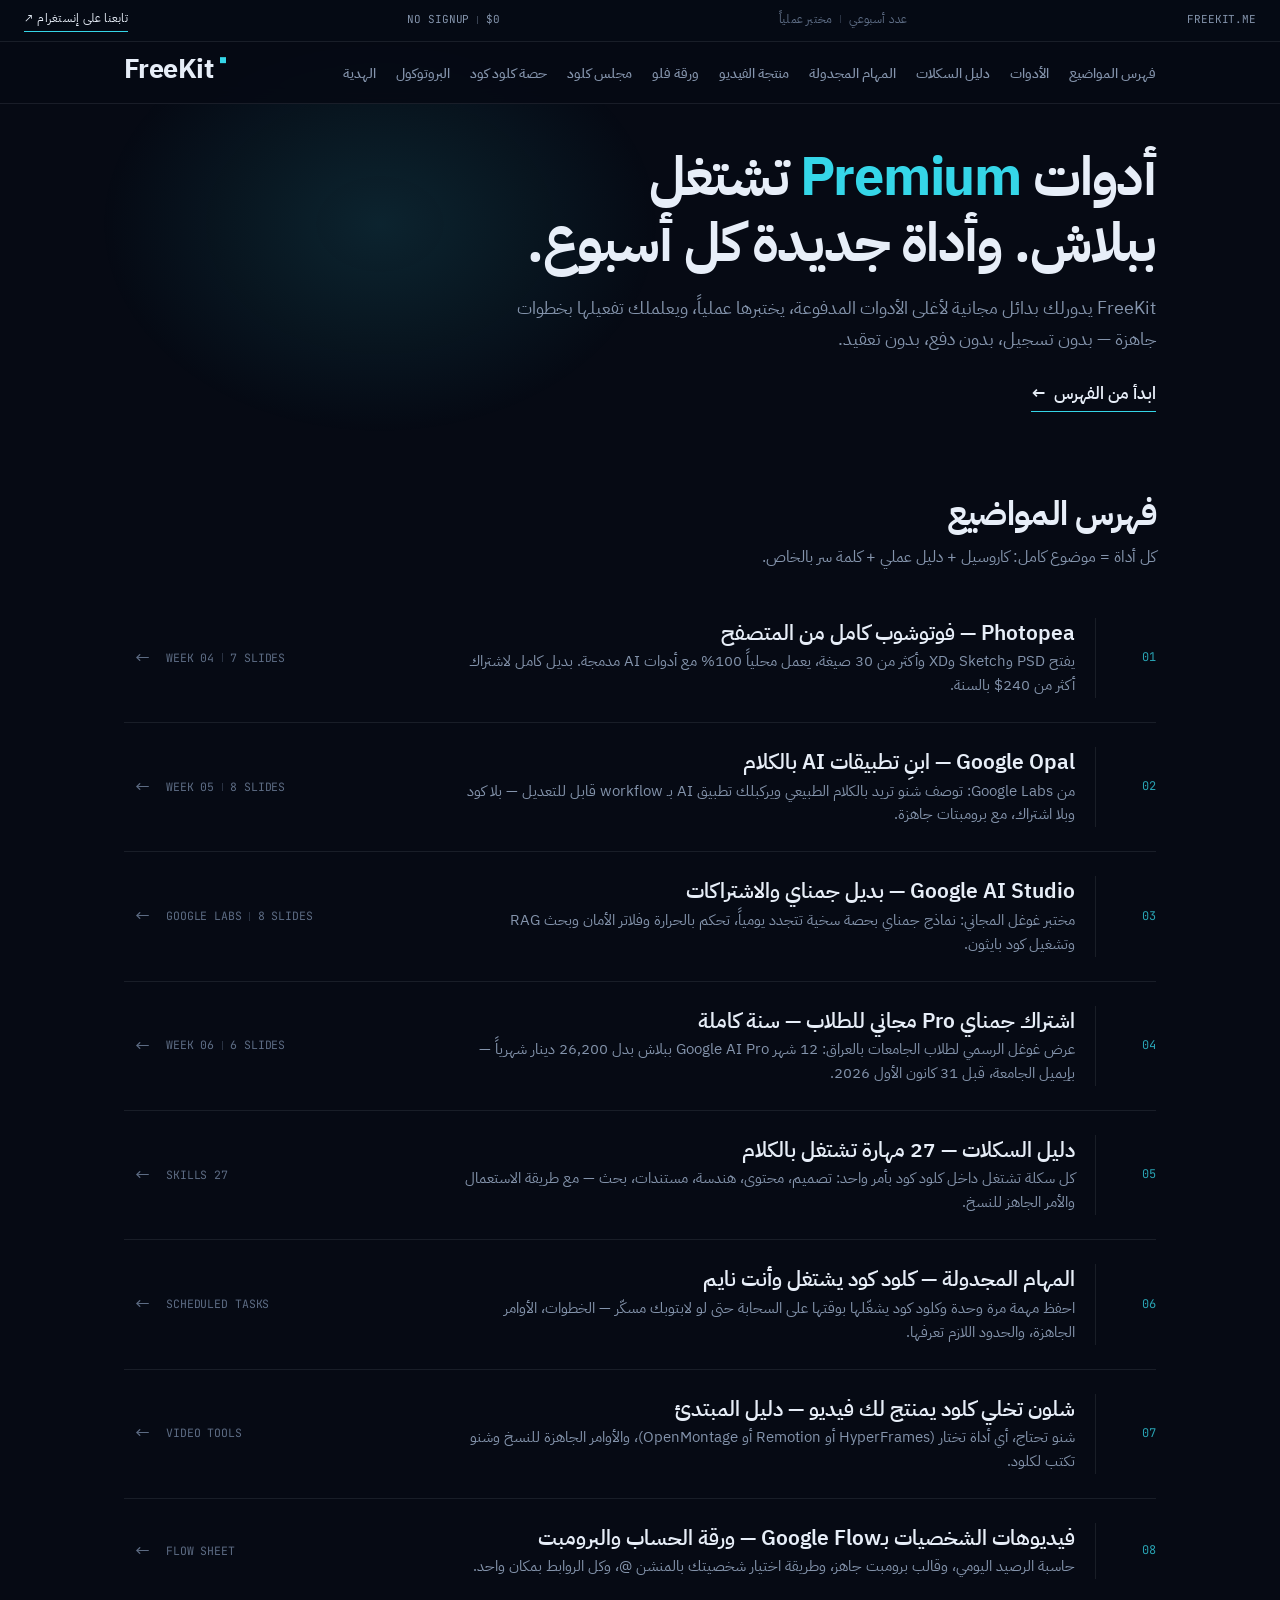
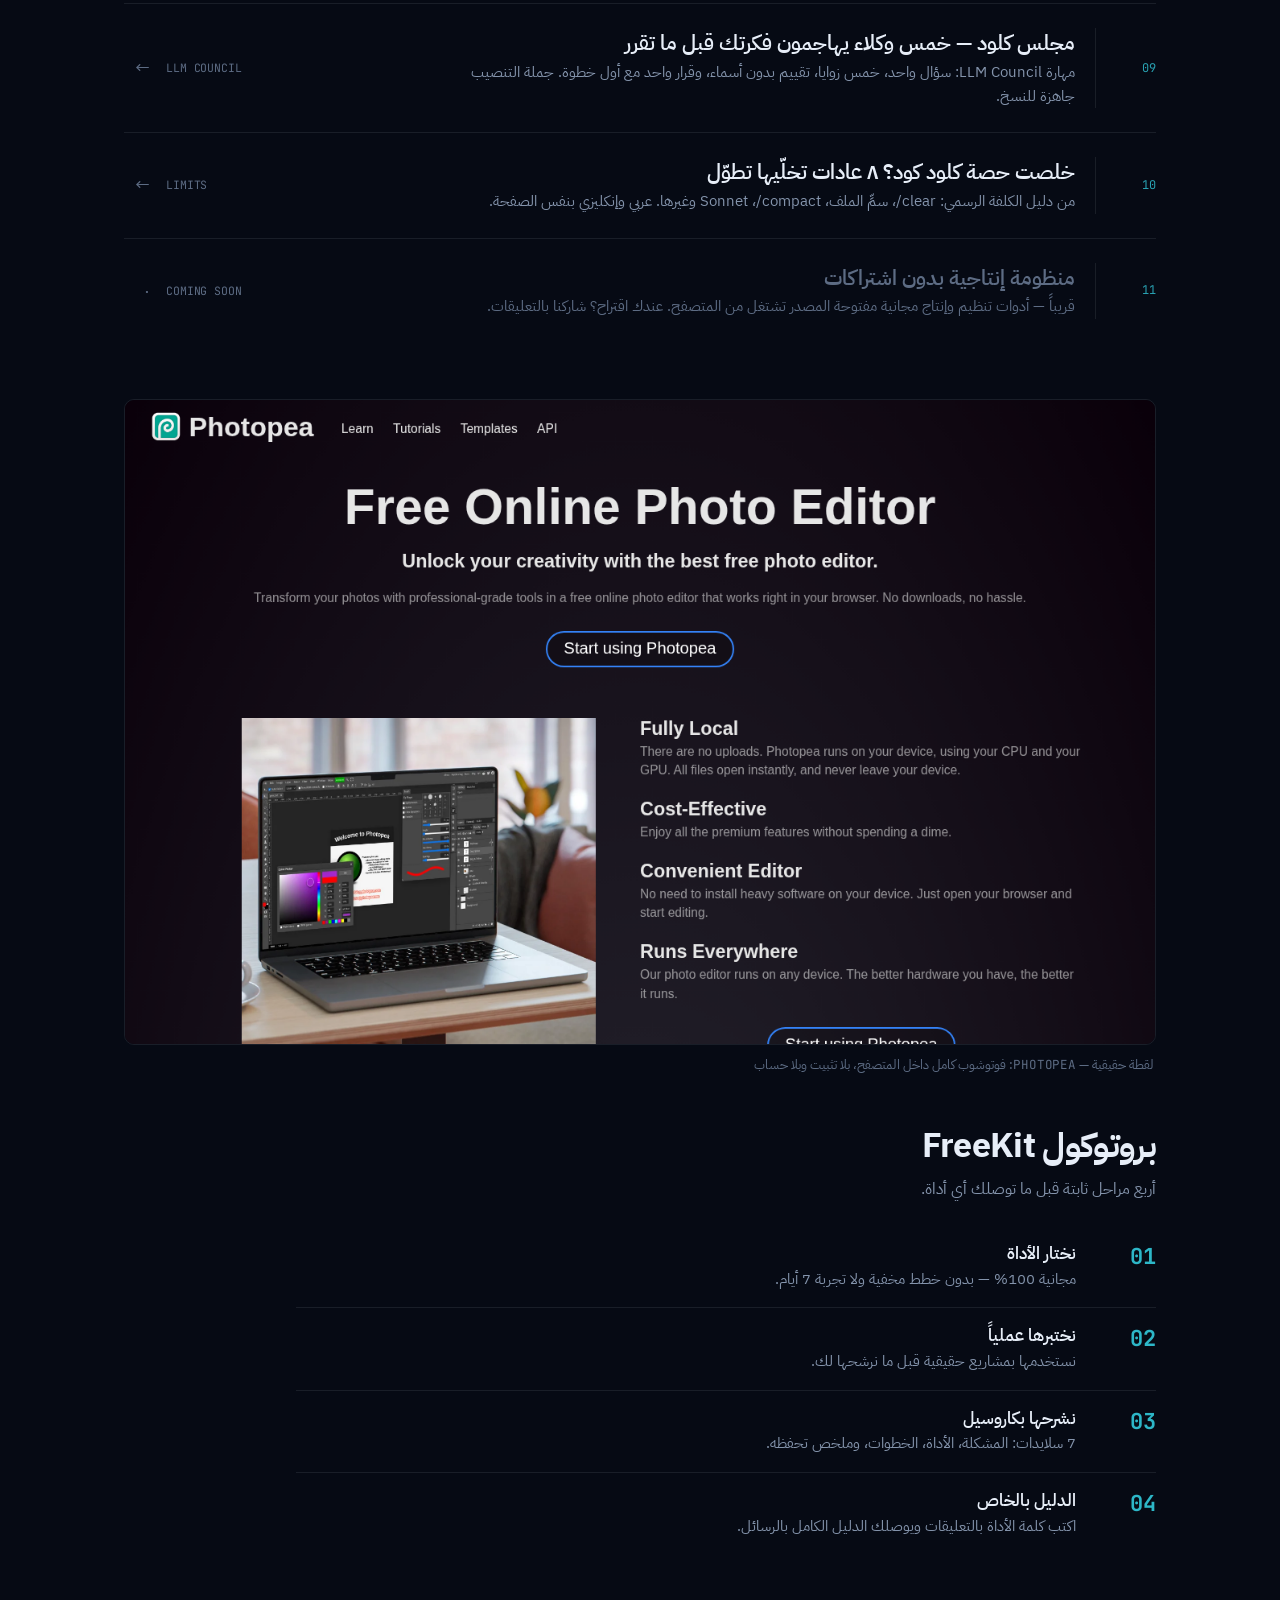
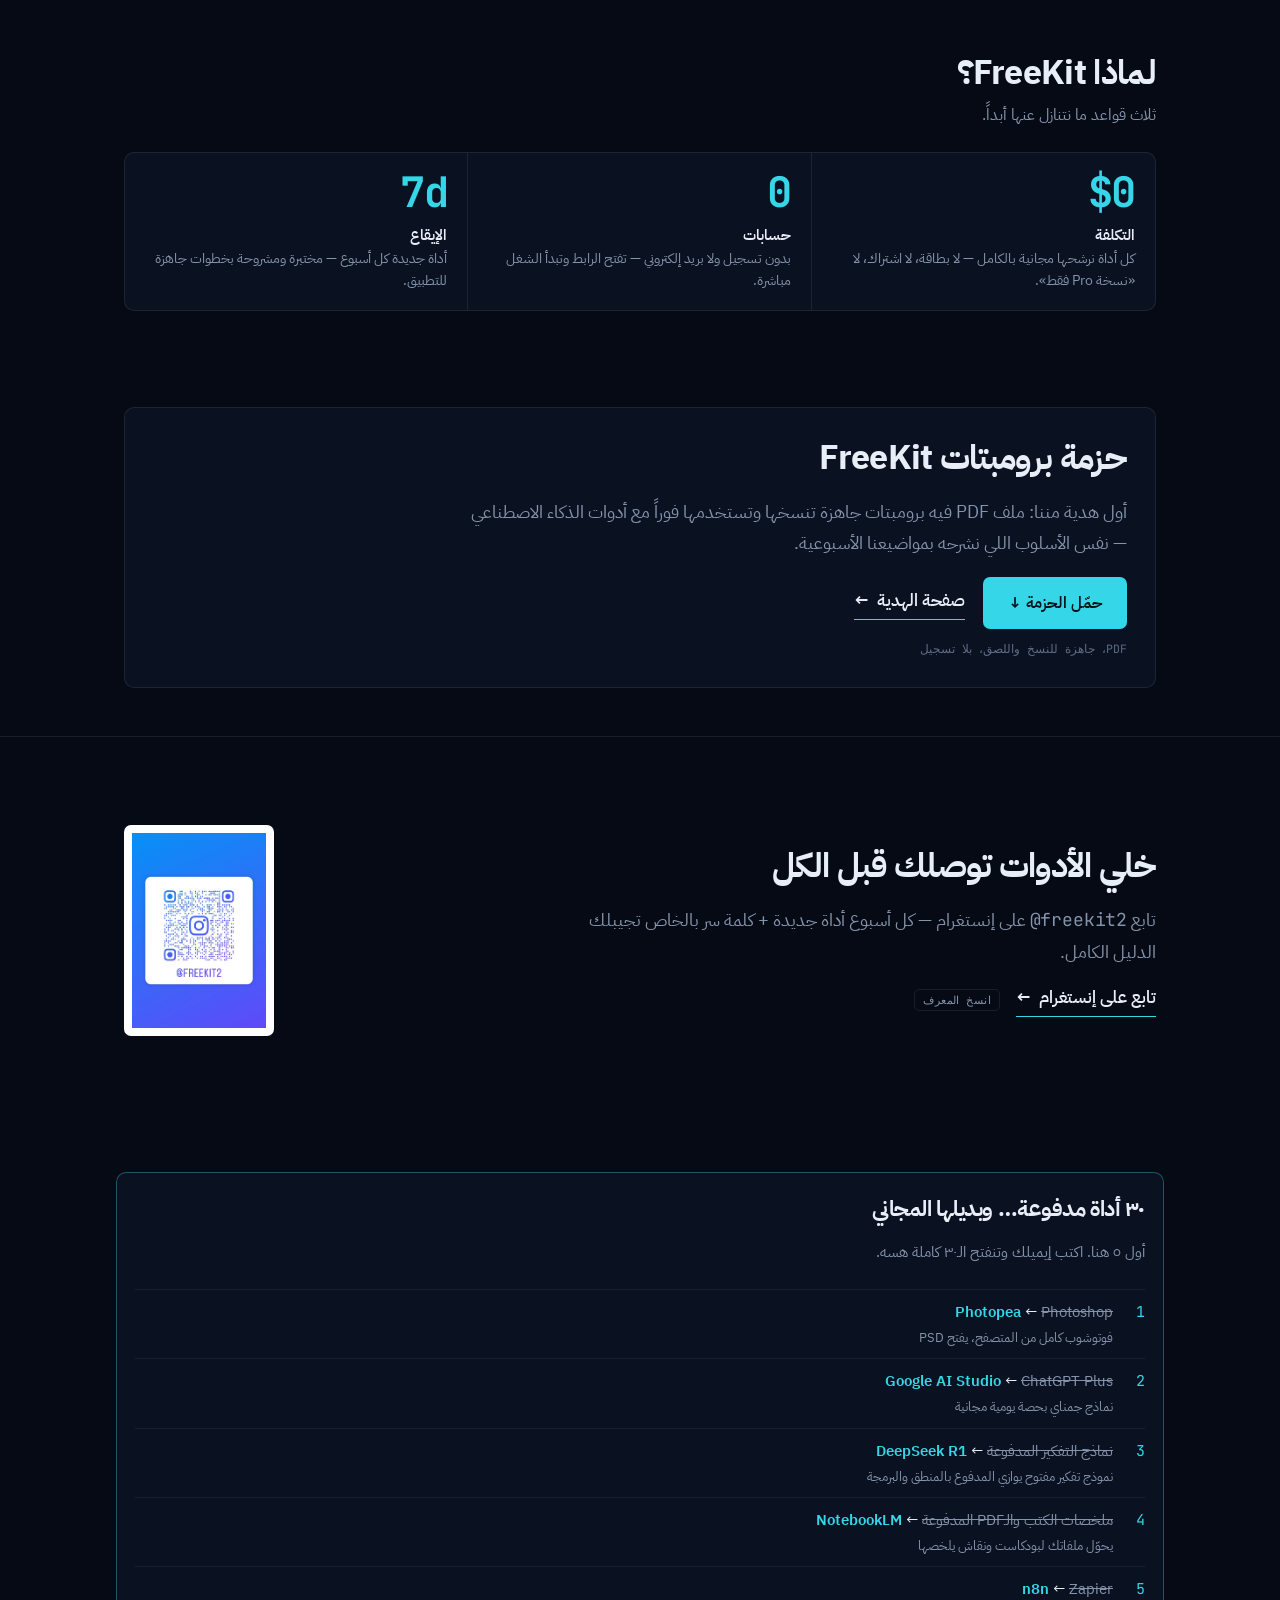
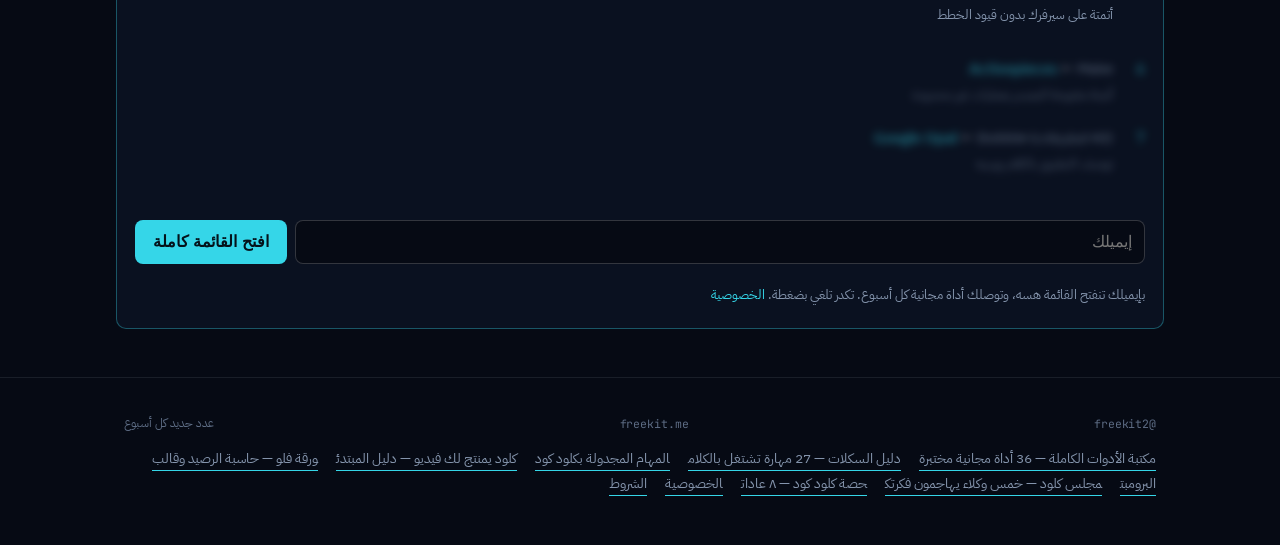
<file: index.html>
<!doctype html>
<html lang="ar" dir="rtl">

<head>
    <meta charset="utf-8">
    <meta name="viewport" content="width=device-width, initial-scale=1">
    <title>FreeKit | عدّتك المجانية — أدوات Premium ببلاش كل أسبوع</title>
    <meta name="description" content="FreeKit يجيبلك بدائل مجانية كاملة للأدوات المدفوعة: Photopea وGoogle Opal وGoogle AI Studio وأكثر — يختبرها عملياً ويسلّمها بشرح مباشر. بدون تسجيل، بدون دفع، أداة جديدة كل أسبوع.">
    <meta property="og:type" content="website">
    <meta property="og:url" content="https://freekit.me/">
    <meta property="og:title" content="FreeKit | عدّتك المجانية — Premium ببلاش">
    <meta property="og:description" content="أدوات Premium تشتغل ببلاش — أداة جديدة كل أسبوع · بدون تسجيل · بدون دفع">
    <meta property="og:image" content="https://freekit.me/og-cover-home-v4.png">
    <meta property="og:image:width" content="1200">
    <meta property="og:image:height" content="630">
    <meta property="og:image:type" content="image/png">
    <meta name="twitter:card" content="summary_large_image">
    <meta name="twitter:title" content="FreeKit | عدّتك المجانية — Premium ببلاش">
    <meta name="twitter:description" content="أدوات Premium تشتغل ببلاش — أداة جديدة كل أسبوع · بدون تسجيل · بدون دفع">
    <meta name="twitter:image" content="https://freekit.me/og-cover-home-v4.png">
    <link rel="canonical" href="https://freekit.me/">

    <link rel="preconnect" href="https://fonts.googleapis.com">
    <link rel="preconnect" href="https://fonts.gstatic.com" crossorigin>
    <link href="https://fonts.googleapis.com/css2?family=IBM+Plex+Sans+Arabic:wght@400;500;600;700&family=JetBrains+Mono:wght@400;700&display=swap" rel="stylesheet">
    <link rel="stylesheet" href="/assets/v3.css?v=3">
        <link rel="icon" href='data:image/svg+xml,<svg xmlns="http://www.w3.org/2000/svg" viewBox="0 0 100 100"><rect width="100" height="100" rx="20" fill="%23060A14"/><text x="50" y="68" font-size="52" font-family="monospace" font-weight="bold" fill="%2335D6E8" text-anchor="middle">F</text></svg>'>
    <link rel="alternate" type="application/rss+xml" title="FreeKit | عدّتك المجانية — أدوات Premium ببلاش كل أسبوع" href="https://freekit.me/feed.xml">
</head>

<body>
    <a class="skip" href="#archive">تخطى للمحتوى</a>

    <header>
        <div class="topline">
            <span class="mono">FREEKIT.ME</span>
            <span><span>عدد أسبوعي</span><span>مختبر عملياً</span></span>
            <span class="mono"><span>$0</span><span>NO SIGNUP</span></span>
            <a href="https://www.instagram.com/freekit2?igsi=MTd0MGFwcDRiYTl2cQ==" target="_blank"
                rel="noopener">تابعنا على إنستغرام ↗</a>
        </div>
        <div class="wrap brandrow">
            <a class="wordmark" href="/">FreeKit<span class="sq" aria-hidden="true"></span></a>
            <nav aria-label="التنقل الرئيسي">
                <a href="#archive">فهرس المواضيع</a>
                <a href="tools.html">الأدوات</a>
                <a href="skills.html">دليل السكلات</a>
                <a href="scheduled-tasks.html">المهام المجدولة</a>
                <a href="video-tools.html">منتجة الفيديو</a>
                <a href="flow-sheet.html">ورقة فلو</a>
                <a href="council.html">مجلس كلود</a>
                <a href="limit.html">حصة كلود كود</a>
                <a href="#protocol">البروتوكول</a>
                <a href="#gift">الهدية</a>
            </nav>
        </div>
    </header>

    <main>
        <section class="hero wrap">
            <h1>أدوات <em>Premium</em> تشتغل ببلاش. وأداة جديدة كل أسبوع.</h1>
            <p class="sub">FreeKit يدورلك بدائل مجانية لأغلى الأدوات المدفوعة، يختبرها عملياً، ويعلملك تفعيلها بخطوات
                جاهزة — بدون تسجيل، بدون دفع، بدون تعقيد.</p>
            <p class="hero-cta"><a class="arrow-link" href="#archive">ابدأ من الفهرس <span class="arr"
                        aria-hidden="true">←</span></a></p>
        </section>

        <section id="archive" class="wrap sec">
            <div class="sec-head">
                <h2>فهرس المواضيع</h2>
                <p class="sec-sub">كل أداة = موضوع كامل: كاروسيل + دليل عملي + كلمة سر بالخاص.</p>
            </div>
            <ol class="index">
                <li>
                    <a href="photopea.html">
                        <span class="num mono">01</span>
                        <span class="tblock"><span class="ttl">Photopea — فوتوشوب كامل من المتصفح</span>
                            <span class="tdesc">يفتح PSD و<bdi>Sketch</bdi> و<bdi>XD</bdi> وأكثر من 30 صيغة، يعمل محلياً 100% مع أدوات AI
                                مدمجة. بديل كامل لاشتراك أكثر من 240$ بالسنة.</span></span>
                        <span class="meta mono"><span>WEEK 04</span><span>7 SLIDES</span></span>
                        <span class="a-arr" aria-hidden="true">←</span>
                    </a>
                </li>
                <li>
                    <a href="opal.html">
                        <span class="num mono">02</span>
                        <span class="tblock"><span class="ttl">Google Opal — ابنِ تطبيقات AI بالكلام</span>
                            <span class="tdesc">من Google Labs: توصف شنو تريد بالكلام الطبيعي ويركبلك تطبيق AI بـ
                                workflow قابل للتعديل — بلا كود وبلا اشتراك، مع برومبتات جاهزة.</span></span>
                        <span class="meta mono"><span>WEEK 05</span><span>8 SLIDES</span></span>
                        <span class="a-arr" aria-hidden="true">←</span>
                    </a>
                </li>
                <li>
                    <a href="studio.html">
                        <span class="num mono">03</span>
                        <span class="tblock"><span class="ttl">Google AI Studio — بديل جمناي والاشتراكات</span>
                            <span class="tdesc">مختبر غوغل المجاني: نماذج جمناي بحصة سخية تتجدد يومياً، تحكم بالحرارة
                                وفلاتر الأمان وبحث RAG وتشغيل كود بايثون.</span></span>
                        <span class="meta mono"><span>GOOGLE LABS</span><span>8 SLIDES</span></span>
                        <span class="a-arr" aria-hidden="true">←</span>
                    </a>
                </li>
                <li>
                    <a href="students.html">
                        <span class="num mono">04</span>
                        <span class="tblock"><span class="ttl">اشتراك جمناي Pro مجاني للطلاب — سنة كاملة</span>
                            <span class="tdesc">عرض غوغل الرسمي لطلاب الجامعات بالعراق: 12 شهر Google AI Pro ببلاش بدل
                                26,200 دينار شهرياً — بإيميل الجامعة، قبل 31 كانون الأول 2026.</span></span>
                        <span class="meta mono"><span>WEEK 06</span><span>6 SLIDES</span></span>
                        <span class="a-arr" aria-hidden="true">←</span>
                    </a>
                </li>
                <li>
                    <a href="skills.html">
                        <span class="num mono">05</span>
                        <span class="tblock"><span class="ttl">دليل السكلات — 27 مهارة تشتغل بالكلام</span>
                            <span class="tdesc">كل سكلة تشتغل داخل كلود كود بأمر واحد: تصميم، محتوى، هندسة، مستندات،
                                بحث — مع طريقة الاستعمال والأمر الجاهز للنسخ.</span></span>
                        <span class="meta mono">27 SKILLS</span>
                        <span class="a-arr" aria-hidden="true">←</span>
                    </a>
                </li>
                <li>
                    <a href="scheduled-tasks.html">
                        <span class="num mono">06</span>
                        <span class="tblock"><span class="ttl">المهام المجدولة — كلود كود يشتغل وأنت نايم</span>
                            <span class="tdesc">احفظ مهمة مرة وحدة وكلود كود يشغّلها بوقتها على السحابة حتى لو لابتوبك
                                مسكّر — الخطوات، الأوامر الجاهزة، والحدود اللازم تعرفها.</span></span>
                        <span class="meta mono">SCHEDULED TASKS</span>
                        <span class="a-arr" aria-hidden="true">←</span>
                    </a>
                </li>
                <li>
                    <a href="video-tools.html">
                        <span class="num mono">07</span>
                        <span class="tblock"><span class="ttl">شلون تخلي كلود يمنتج لك فيديو — دليل المبتدئ</span>
                            <span class="tdesc">شنو تحتاج، أي أداة تختار (HyperFrames أو Remotion أو OpenMontage)،
                                والأوامر الجاهزة للنسخ وشنو تكتب لكلود.</span></span>
                        <span class="meta mono">VIDEO TOOLS</span>
                        <span class="a-arr" aria-hidden="true">←</span>
                    </a>
                </li>
                <li>
                    <a href="flow-sheet.html">
                        <span class="num mono">08</span>
                        <span class="tblock"><span class="ttl">فيديوهات الشخصيات بـ<bdi>Google Flow</bdi> — ورقة الحساب والبرومبت</span>
                            <span class="tdesc">حاسبة الرصيد اليومي، وقالب برومبت جاهز، وطريقة اختيار شخصيتك بالمنشن <bdi>@</bdi>،
                                وكل الروابط بمكان واحد.</span></span>
                        <span class="meta mono">FLOW SHEET</span>
                        <span class="a-arr" aria-hidden="true">←</span>
                    </a>
                </li>
                <li>
                    <a href="council.html">
                        <span class="num mono">09</span>
                        <span class="tblock"><span class="ttl">مجلس كلود — خمس وكلاء يهاجمون فكرتك قبل ما تقرر</span>
                            <span class="tdesc">مهارة <bdi>LLM Council</bdi>: سؤال واحد، خمس زوايا، تقييم بدون أسماء، وقرار واحد
                                مع أول خطوة. جملة التنصيب جاهزة للنسخ.</span></span>
                        <span class="meta mono">LLM COUNCIL</span>
                        <span class="a-arr" aria-hidden="true">←</span>
                    </a>
                </li>
                <li>
                    <a href="limit.html">
                        <span class="num mono">10</span>
                        <span class="tblock"><span class="ttl">خلصت حصة كلود كود؟ ٨ عادات تخلّيها تطوّل</span>
                            <span class="tdesc">من دليل الكلفة الرسمي: <bdi>/clear</bdi>، سمِّ الملف، <bdi>/compact</bdi>، <bdi>Sonnet</bdi>
                                وغيرها. عربي وإنكليزي بنفس الصفحة.</span></span>
                        <span class="meta mono">LIMITS</span>
                        <span class="a-arr" aria-hidden="true">←</span>
                    </a>
                </li>
                <li class="soon">
                    <span class="row">
                        <span class="num mono">11</span>
                        <span class="tblock"><span class="ttl">منظومة إنتاجية بدون اشتراكات</span>
                            <span class="tdesc">قريباً — أدوات تنظيم وإنتاج مجانية مفتوحة المصدر تشتغل من المتصفح.
                                عندك اقتراح؟ شاركنا بالتعليقات.</span></span>
                        <span class="meta mono">COMING SOON</span>
                        <span class="a-arr" aria-hidden="true">·</span>
                    </span>
                </li>
            </ol>
        </section>

<figure class="wrap figure">
            <img src="photopea_live.jpg" alt="Photopea يعمل داخل المتصفح — لقطة حقيقية من الأداة" loading="lazy">
            <figcaption>لقطة حقيقية — <bdi class="mono">PHOTOPEA</bdi>: فوتوشوب كامل داخل المتصفح، بلا تثبيت وبلا حساب
            </figcaption>
        </figure>

        <section id="protocol" class="wrap sec">
            <div class="sec-head">
                <h2>بروتوكول FreeKit</h2>
                <p class="sec-sub">أربع مراحل ثابتة قبل ما توصلك أي أداة.</p>
            </div>
            <ol class="steps">
                <li><span class="snum mono">01</span>
                    <div>
                        <h3>نختار الأداة</h3>
                        <p>مجانية 100% — بدون خطط مخفية ولا تجربة 7 أيام.</p>
                    </div>
                </li>
                <li><span class="snum mono">02</span>
                    <div>
                        <h3>نختبرها عملياً</h3>
                        <p>نستخدمها بمشاريع حقيقية قبل ما نرشحها لك.</p>
                    </div>
                </li>
                <li><span class="snum mono">03</span>
                    <div>
                        <h3>نشرحها بكاروسيل</h3>
                        <p>7 سلايدات: المشكلة، الأداة، الخطوات، وملخص تحفظه.</p>
                    </div>
                </li>
                <li><span class="snum mono">04</span>
                    <div>
                        <h3>الدليل بالخاص</h3>
                        <p>اكتب كلمة الأداة بالتعليقات ويوصلك الدليل الكامل بالرسائل.</p>
                    </div>
                </li>
            </ol>
        </section>

        <section id="why" class="wrap sec">
            <div class="sec-head">
                <h2>لماذا <bdi>FreeKit</bdi>؟</h2>
                <p class="sec-sub">ثلاث قواعد ما نتنازل عنها أبداً.</p>
            </div>
            <div class="stats">
                <div><span class="stat mono">$0</span>
                    <h3>التكلفة</h3>
                    <p>كل أداة نرشحها مجانية بالكامل — لا بطاقة، لا اشتراك، لا «نسخة Pro فقط».</p>
                </div>
                <div><span class="stat mono">0</span>
                    <h3>حسابات</h3>
                    <p>بدون تسجيل ولا بريد إلكتروني — تفتح الرابط وتبدأ الشغل مباشرة.</p>
                </div>
                <div><span class="stat mono">7d</span>
                    <h3>الإيقاع</h3>
                    <p>أداة جديدة كل أسبوع — مختبرة ومشروحة بخطوات جاهزة للتطبيق.</p>
                </div>
            </div>
        </section>

        <section id="gift" class="wrap sec">
            <div class="gift-panel">
                <h2>حزمة برومبتات FreeKit</h2>
                <p class="sub">أول هدية مننا: ملف PDF فيه برومبتات جاهزة تنسخها وتستخدمها فوراً مع أدوات الذكاء
                    الاصطناعي — نفس الأسلوب اللي نشرحه بمواضيعنا الأسبوعية.</p>
                <div class="gift-actions">
                    <a class="dl" href="FREEKIT_Prompt_Pack.pdf" download>حمّل الحزمة ↓</a>
                    <a class="arrow-link" href="gift.html">صفحة الهدية <span class="arr" aria-hidden="true">←</span></a>
                </div>
                <p class="gift-meta"><bdi class="mono">PDF</bdi>، جاهزة للنسخ واللصق، بلا تسجيل</p>
            </div>
        </section>

        <section id="follow" class="follow">
            <div class="wrap sec">
                <div class="follow-grid">
                    <div>
                        <h2>خلي الأدوات توصلك قبل الكل</h2>
                        <p class="sub" style="margin-inline:0">تابع <bdi class="mono">@freekit2</bdi> على إنستغرام — كل
                            أسبوع أداة جديدة + كلمة سر بالخاص تجيبلك الدليل الكامل.</p>
                        <div class="follow-actions">
                            <a class="arrow-link"
                                href="https://www.instagram.com/freekit2?igsi=MTd0MGFwcDRiYTl2cQ==" target="_blank"
                                rel="noopener">تابع على إنستغرام <span class="arr" aria-hidden="true">←</span></a>
                            <button class="copybtn" id="copyHandle" type="button">انسخ المعرف</button>
                        </div>
                    </div>
                    <img class="qr" src="instagram_qr.jpg" alt="باركود إنستغرام FreeKit" loading="lazy">
                </div>
            </div>
        </section>
    </main>

    <footer>
        <div class="wrap">
            <div class="foot-row">
                <span class="mono">@freekit2</span>
                <span class="mono">freekit.me</span>
                <span>عدد جديد كل أسبوع</span>
            </div>
            <p class="foot-lib"><a href="tools.html">مكتبة الأدوات الكاملة — 36 أداة مجانية مختبرة</a><a
                    href="skills.html">دليل السكلات — 27 مهارة تشتغل بالكلام</a><a
                    href="scheduled-tasks.html">المهام المجدولة بكلود كود</a><a
                    href="video-tools.html">كلود يمنتج لك فيديو — دليل المبتدئ</a><a
                    href="flow-sheet.html">ورقة فلو — حاسبة الرصيد وقالب البرومبت</a><a
                    href="council.html">مجلس كلود — خمس وكلاء يهاجمون فكرتك</a><a
                    href="limit.html">حصة كلود كود — ٨ عادات</a><a
                    href="privacy.html">الخصوصية</a><a href="terms.html">الشروط</a></p>
        </div>
    </footer>

    <div class="toast" id="toast" role="status" aria-live="polite">تم النسخ</div>

    <script>
        (function () {
            var btn = document.getElementById('copyHandle');
            var toast = document.getElementById('toast');
            if (!btn) return;
            btn.addEventListener('click', function () {
                var done = function () {
                    toast.classList.add('show');
                    setTimeout(function () { toast.classList.remove('show'); }, 1800);
                };
                if (navigator.clipboard && navigator.clipboard.writeText) {
                    navigator.clipboard.writeText('@freekit2').then(done).catch(done);
                } else { done(); }
            });
        })();
    </script>
    <!-- Cloudflare Web Analytics --><script type='module' src='https://static.cloudflareinsights.com/beacon.min.js' data-cf-beacon='{"token": "683ccbc99e364fae99ee72bb82c2fb21"}'></script><!-- End Cloudflare Web Analytics -->
    <script src="/assets/track.js" defer></script>
</body>

</html>
</file>
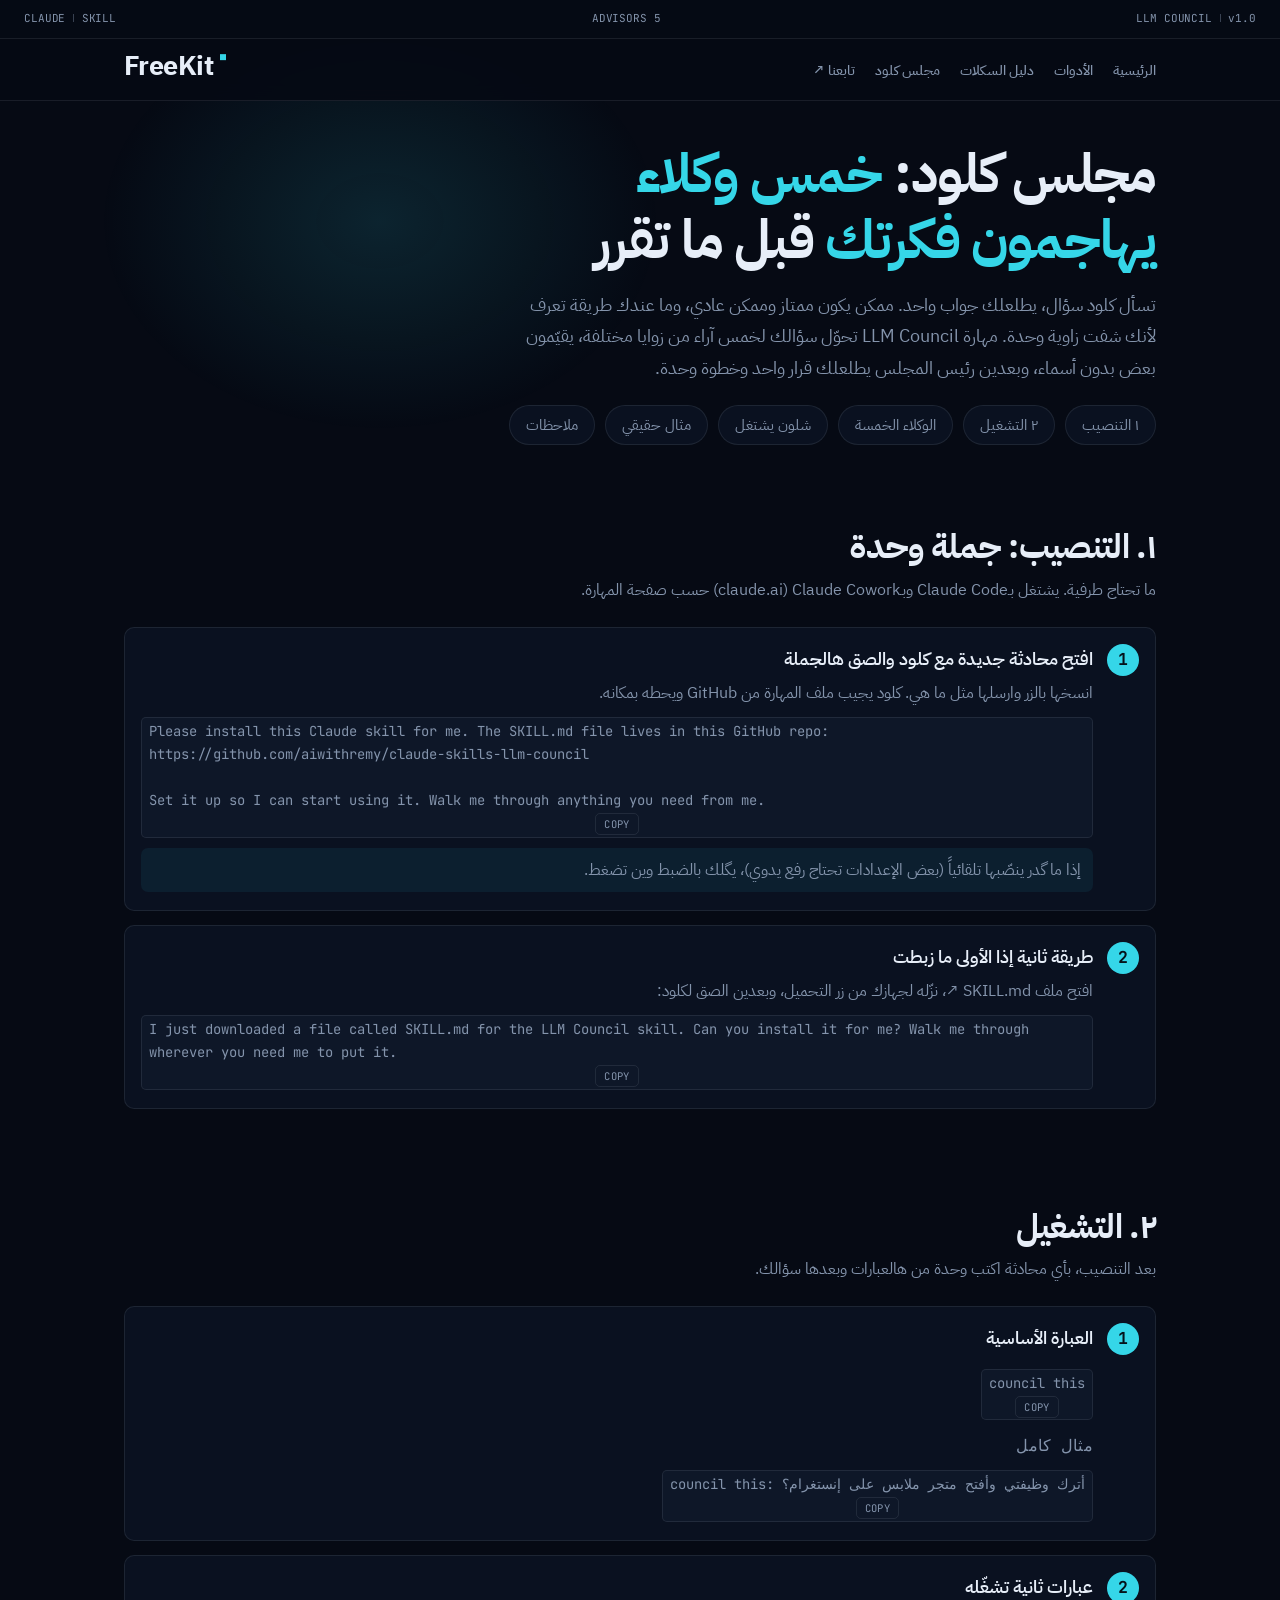
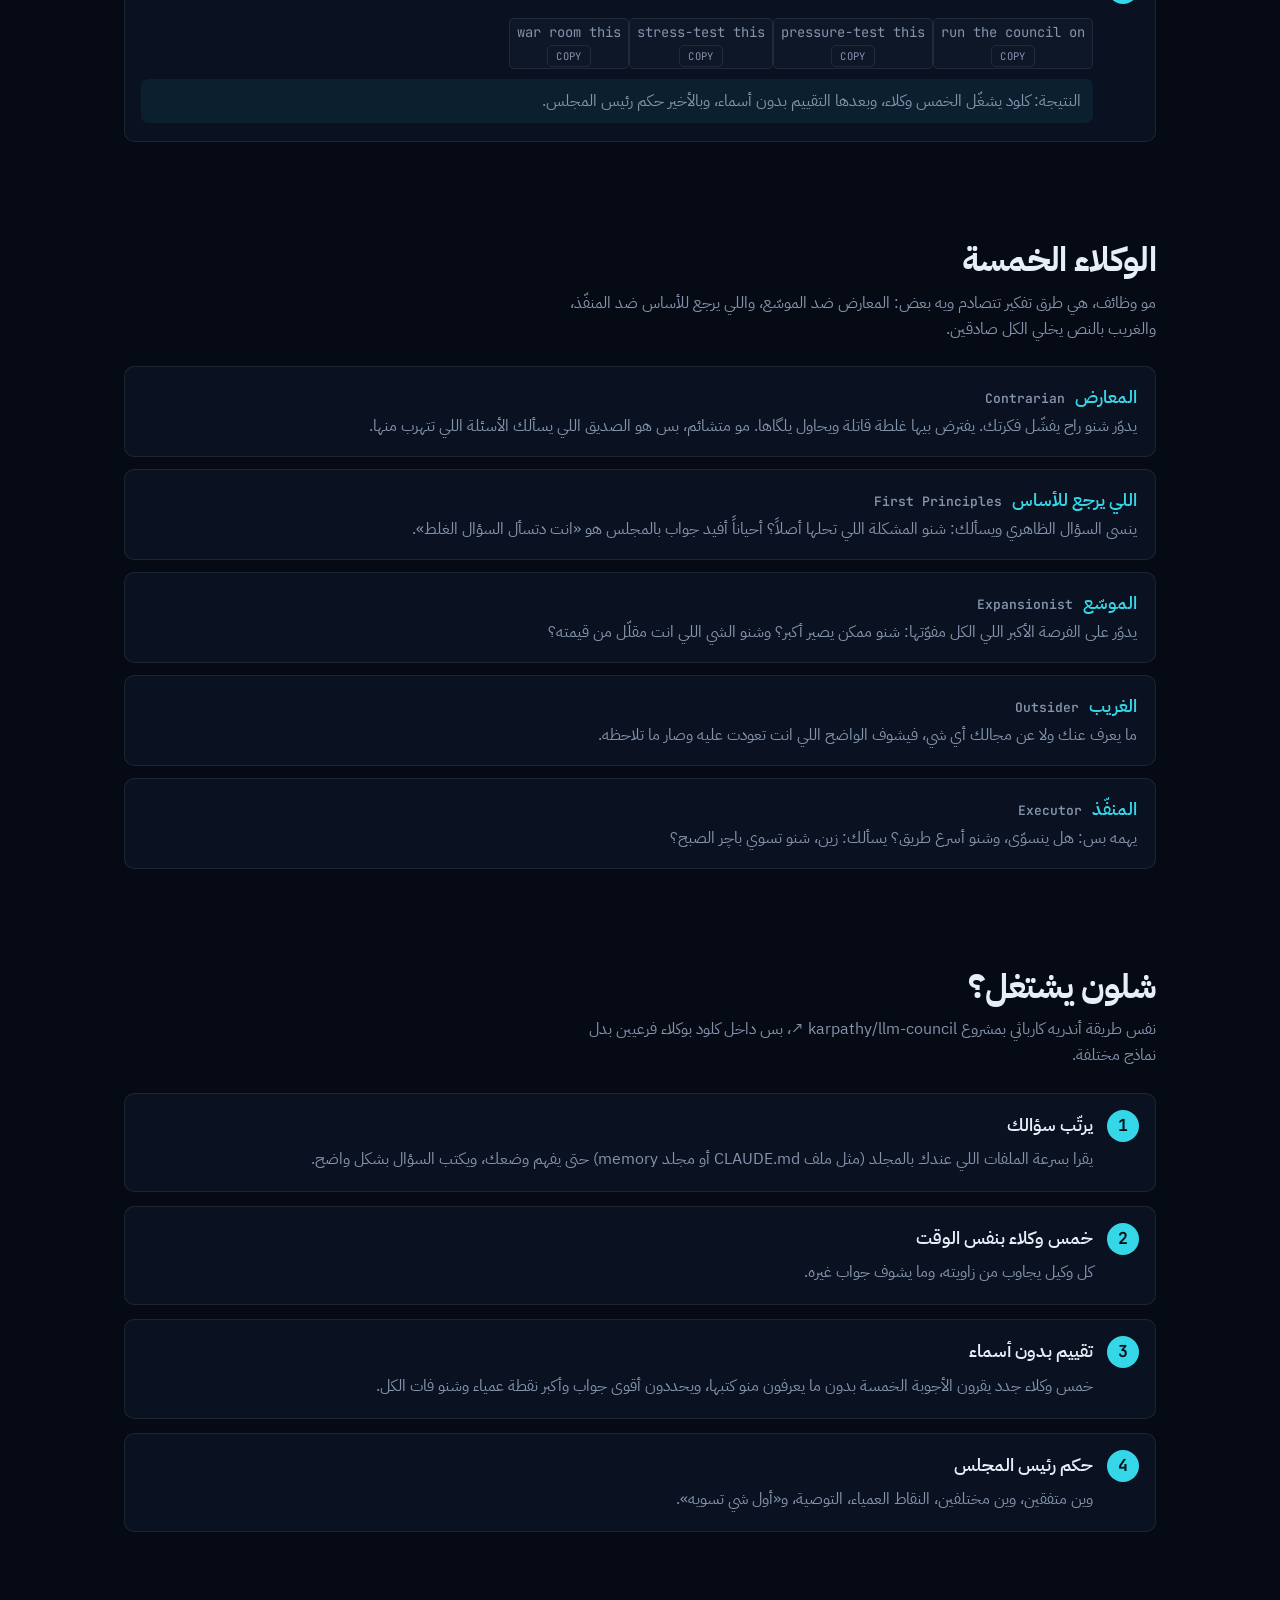
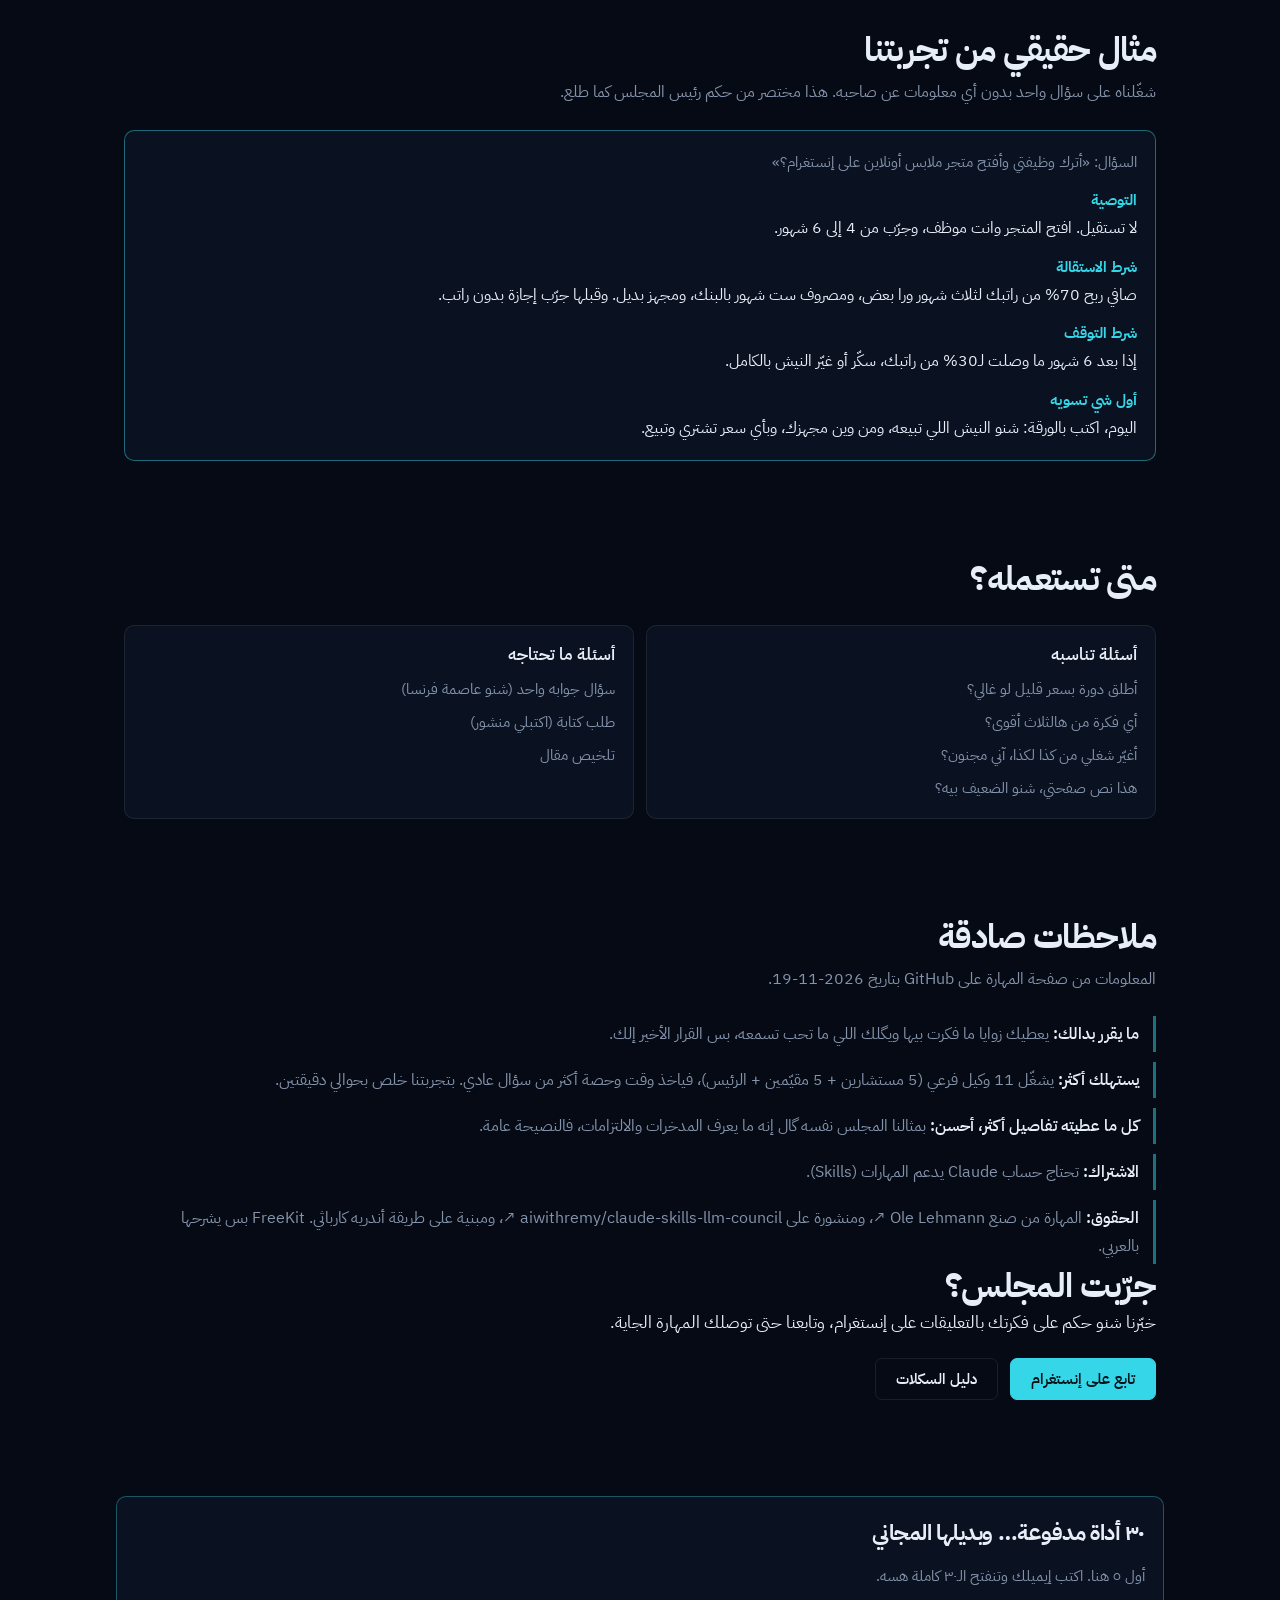
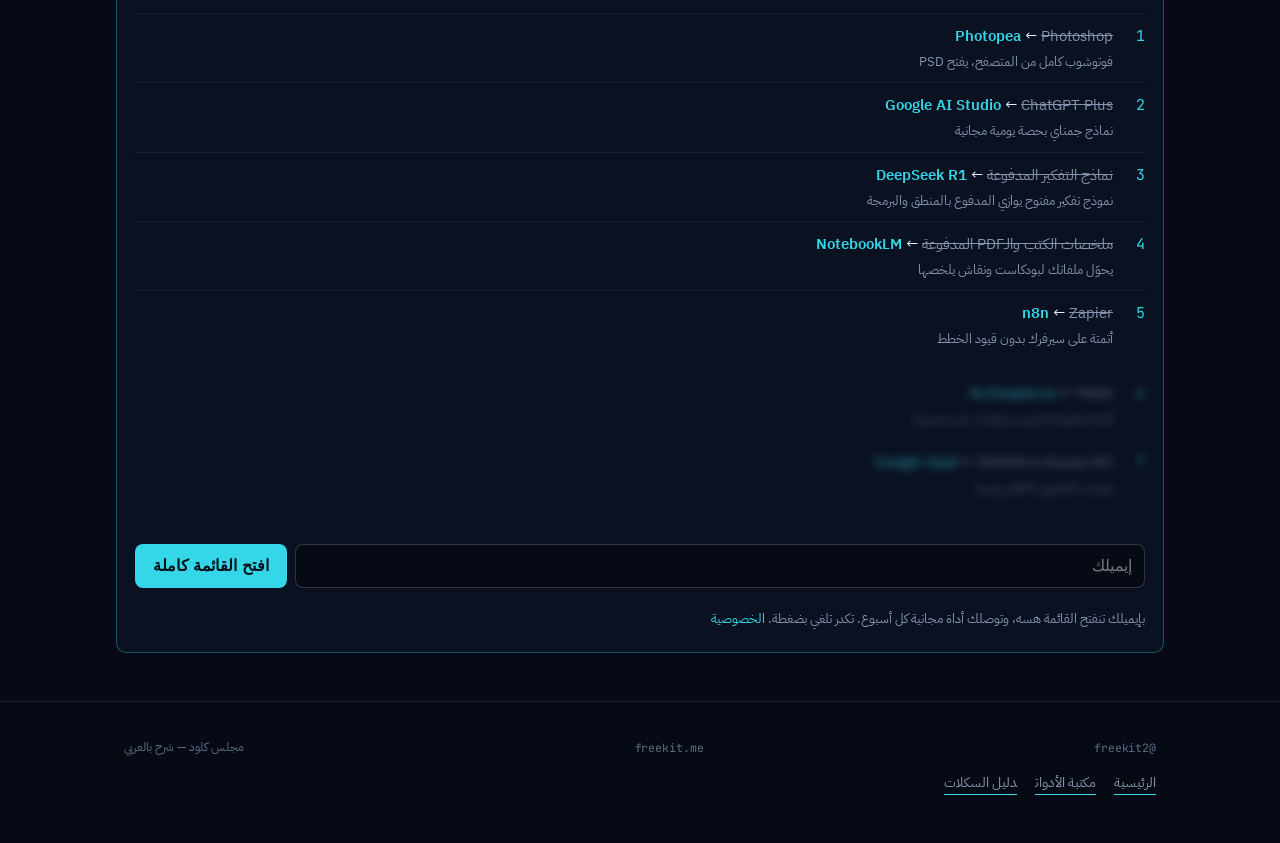
<file: council.html>
<!doctype html>
<html lang="ar" dir="rtl">

<head>
    <meta charset="utf-8">
    <meta name="viewport" content="width=device-width, initial-scale=1">
    <title>FreeKit | مجلس كلود: خمس وكلاء يهاجمون فكرتك قبل ما تقرر</title>
    <meta name="description" content="مهارة LLM Council لكلود: تحوّل سؤالك لخمس آراء من زوايا مختلفة، يقيّمون بعض بدون أسماء، ورئيس المجلس يطلعلك قرار واحد وخطوة وحدة. جملة التنصيب جاهزة للنسخ.">
    <meta property="og:type" content="website">
    <meta property="og:url" content="https://freekit.me/council.html">
    <meta property="og:title" content="FreeKit | مجلس كلود: خمس وكلاء يهاجمون فكرتك قبل ما تقرر">
    <meta property="og:description" content="مهارة LLM Council لكلود: تحوّل سؤالك لخمس آراء من زوايا مختلفة، يقيّمون بعض بدون أسماء، ورئيس المجلس يطلعلك قرار واحد وخطوة وحدة. جملة التنصيب جاهزة للنسخ.">
    <meta name="twitter:card" content="summary">
    <meta name="twitter:title" content="FreeKit | مجلس كلود: خمس وكلاء يهاجمون فكرتك قبل ما تقرر">
    <meta name="twitter:description" content="مهارة LLM Council لكلود: تحوّل سؤالك لخمس آراء من زوايا مختلفة، يقيّمون بعض بدون أسماء، ورئيس المجلس يطلعلك قرار واحد وخطوة وحدة. جملة التنصيب جاهزة للنسخ.">
    <link rel="canonical" href="https://freekit.me/council.html">

    <link rel="preconnect" href="https://fonts.googleapis.com">
    <link rel="preconnect" href="https://fonts.gstatic.com" crossorigin>
    <link href="https://fonts.googleapis.com/css2?family=IBM+Plex+Sans+Arabic:wght@400;500;600;700&family=JetBrains+Mono:wght@400;700&display=swap" rel="stylesheet">
    <link rel="stylesheet" href="/assets/v3.css?v=3">
        <link rel="icon" href='data:image/svg+xml,<svg xmlns="http://www.w3.org/2000/svg" viewBox="0 0 100 100"><rect width="100" height="100" rx="20" fill="%23060A14"/><text x="50" y="68" font-size="52" font-family="monospace" font-weight="bold" fill="%2335D6E8" text-anchor="middle">F</text></svg>'>

<style>
.brandrow{flex-wrap:wrap}.brandrow nav{flex-wrap:wrap;row-gap:0;max-width:100%}
.chips{display:flex;flex-wrap:wrap;gap:10px;margin-top:22px}
.chips a{border:var(--hair);border-radius:999px;padding:6px 16px;font-size:14.5px;color:var(--muted);background:var(--bg-soft)}
.chips a:hover{color:var(--accent);border-color:rgba(53,214,232,.4)}
.gsteps{grid-template-columns:minmax(0,1fr);list-style:none;counter-reset:s;display:grid;gap:14px;margin-top:20px}
.gsteps>li{min-width:0;overflow-wrap:anywhere;counter-increment:s;position:relative;padding:16px 62px 18px 16px;border:var(--hair);border-radius:var(--radius);background:var(--bg-soft)}
.gsteps>li::before{content:counter(s);position:absolute;right:16px;top:16px;width:32px;height:32px;border-radius:50%;background:var(--accent);color:var(--accent-ink);font-family:var(--font-mono);font-weight:700;display:grid;place-items:center}
.gsteps h4{font-size:17.5px;font-weight:600;margin-bottom:4px}
.gsteps p{color:var(--muted);font-size:15.5px}
.gsteps .cmd{margin-top:10px}
.glbl{margin-top:12px;font-size:13.5px;color:var(--accent);font-family:var(--font-mono);letter-spacing:.02em}
.pick{display:grid;grid-template-columns:minmax(0,1fr);gap:12px;margin-top:20px}
.pick>div{min-width:0;overflow-wrap:anywhere;border:var(--hair);border-radius:var(--radius);background:var(--bg-soft);padding:16px 18px}
.pick h3{font-size:18px;margin-bottom:2px;color:var(--accent)}
.pick .for{color:var(--text);font-size:15.5px}
.pick .pmeta{color:var(--muted);font-size:14.5px;margin-top:4px}
.pick .rec{display:inline-block;margin-inline-start:8px;font-size:12.5px;border:1px solid rgba(53,214,232,.45);border-radius:999px;padding:0 10px;color:var(--accent)}
.tool-h{display:flex;align-items:baseline;justify-content:space-between;gap:12px;flex-wrap:wrap}
.tool-h a{font-family:var(--font-mono);font-size:13.5px;color:var(--accent)}
.gloss dt{color:var(--accent);font-weight:600;margin-top:14px}
.gloss dd{color:var(--muted);font-size:15.5px}
.notes{list-style:none;display:grid;gap:10px;margin-top:18px}
.notes li{border-inline-start:3px solid rgba(53,214,232,.5);padding:4px 14px;color:var(--muted);font-size:15.5px}
.notes b{color:var(--text)}
.result{margin-top:10px;font-size:14.5px;color:var(--text);background:rgba(53,214,232,.07);border-radius:var(--radius-sm);padding:8px 12px}
</style>
<style>
.adv{display:grid;grid-template-columns:minmax(0,1fr);gap:12px;margin-top:20px}
.adv>div{min-width:0;border:var(--hair);border-radius:var(--radius);background:var(--bg-soft);padding:16px 18px}
.adv h3{font-size:18px;color:var(--accent);margin-bottom:2px;display:flex;align-items:baseline;gap:10px;flex-wrap:wrap}
.adv h3 bdi{font-family:var(--font-mono);font-size:13px;color:var(--muted)}
.adv p{color:var(--muted);font-size:15.5px}
.verdict{margin-top:18px;border:1px solid rgba(53,214,232,.45);border-radius:var(--radius);background:var(--bg-soft);padding:18px}
.verdict h4{color:var(--accent);font-size:15px;margin-top:12px}
.verdict h4:first-child{margin-top:0}
.verdict p{font-size:15.5px}
.verdict .q{color:var(--muted);font-size:14.5px}
.two{display:grid;grid-template-columns:minmax(0,1fr);gap:12px;margin-top:18px}
@media(min-width:720px){.two{grid-template-columns:1fr 1fr}}
.two>div{border:var(--hair);border-radius:var(--radius);background:var(--bg-soft);padding:16px 18px}
.two h3{font-size:17px;margin-bottom:8px}
.two ul{list-style:none;display:grid;gap:6px;color:var(--muted);font-size:15px}
.cmd .txt{text-align:left}.cmd .txt bdi{white-space:normal;text-align:left;display:block}
</style>
</head>

<body>
    <a class="skip" href="#install">تخطى للتنصيب</a>
    <header>
        <div class="topline">
            <span class="mono"><span>LLM COUNCIL</span><span>v1.0</span></span>
            <span class="mono">5 ADVISORS</span>
            <span class="mono"><span>CLAUDE</span><span>SKILL</span></span>
        </div>
        <div class="wrap brandrow">
            <a class="wordmark" href="/">FreeKit<span class="sq" aria-hidden="true"></span></a>
            <nav aria-label="التنقل الرئيسي">
                <a href="index.html">الرئيسية</a>
                <a href="tools.html">الأدوات</a>
                <a href="skills.html">دليل السكلات</a>
                <a href="council.html" class="active">مجلس كلود</a>
                <a href="https://www.instagram.com/freekit2?igsi=MTd0MGFwcDRiYTl2cQ==" target="_blank" rel="noopener">تابعنا ↗</a>
            </nav>
        </div>
    </header>
    <main>
        <section class="hero wrap">
            <h1>مجلس كلود: <em>خمس وكلاء يهاجمون فكرتك</em> قبل ما تقرر</h1>
            <p class="sub">تسأل كلود سؤال، يطلعلك جواب واحد. ممكن يكون ممتاز وممكن عادي، وما عندك طريقة تعرف لأنك شفت زاوية وحدة. مهارة <bdi>LLM Council</bdi> تحوّل سؤالك لخمس آراء من زوايا مختلفة، يقيّمون بعض بدون أسماء، وبعدين رئيس المجلس يطلعلك قرار واحد وخطوة وحدة.</p>
            <nav class="chips" aria-label="أقسام الصفحة">
                <a href="#install">١ التنصيب</a><a href="#use">٢ التشغيل</a><a href="#five">الوكلاء الخمسة</a><a href="#how">شلون يشتغل</a><a href="#example">مثال حقيقي</a><a href="#notes">ملاحظات</a>
            </nav>
        </section>

        <section class="wrap sec" id="install">
            <div class="sec-head"><h2>١. التنصيب: جملة وحدة</h2><p class="sec-sub">ما تحتاج طرفية. يشتغل بـ<bdi>Claude Code</bdi> وبـ<bdi>Claude Cowork</bdi> (claude.ai) حسب صفحة المهارة.</p></div>
            <ol class="gsteps"><li><h4>افتح محادثة جديدة مع كلود والصق هالجملة</h4><p>انسخها بالزر وارسلها مثل ما هي. كلود يجيب ملف المهارة من GitHub ويحطه بمكانه.</p><button class="cmd" data-cmd="Please install this Claude skill for me. The SKILL.md file lives in this GitHub repo: https://github.com/aiwithremy/claude-skills-llm-council&#10;&#10;Set it up so I can start using it. Walk me through anything you need from me."><span class="txt"><bdi>Please install this Claude skill for me. The SKILL.md file lives in this GitHub repo: https://github.com/aiwithremy/claude-skills-llm-council<br><br>Set it up so I can start using it. Walk me through anything you need from me.</bdi></span><span class="cp">COPY</span></button><p class="result">إذا ما گدر ينصّبها تلقائياً (بعض الإعدادات تحتاج رفع يدوي)، يگلك بالضبط وين تضغط.</p></li>
<li><h4>طريقة ثانية إذا الأولى ما زبطت</h4><p>افتح ملف <a href="https://github.com/aiwithremy/claude-skills-llm-council/blob/main/SKILL.md" target="_blank" rel="noopener"><bdi>SKILL.md</bdi> ↗</a>، نزّله لجهازك من زر التحميل، وبعدين الصق لكلود:</p><button class="cmd" data-cmd="I just downloaded a file called SKILL.md for the LLM Council skill. Can you install it for me? Walk me through wherever you need me to put it."><span class="txt"><bdi>I just downloaded a file called SKILL.md for the LLM Council skill. Can you install it for me? Walk me through wherever you need me to put it.</bdi></span><span class="cp">COPY</span></button></li></ol>
        </section>

        <section class="wrap sec" id="use">
            <div class="sec-head"><h2>٢. التشغيل</h2><p class="sec-sub">بعد التنصيب، بأي محادثة اكتب وحدة من هالعبارات وبعدها سؤالك.</p></div>
            <ol class="gsteps"><li><h4>العبارة الأساسية</h4><button class="cmd" data-cmd="council this"><span class="txt"><bdi>council this</bdi></span><span class="cp">COPY</span></button><p class="glbl">مثال كامل</p><button class="cmd" data-cmd="council this: أترك وظيفتي وأفتح متجر ملابس على إنستغرام؟"><span class="txt"><bdi>council this: أترك وظيفتي وأفتح متجر ملابس على إنستغرام؟</bdi></span><span class="cp">COPY</span></button></li>
<li><h4>عبارات ثانية تشغّله</h4><button class="cmd" data-cmd="run the council on"><span class="txt"><bdi>run the council on</bdi></span><span class="cp">COPY</span></button><button class="cmd" data-cmd="pressure-test this"><span class="txt"><bdi>pressure-test this</bdi></span><span class="cp">COPY</span></button><button class="cmd" data-cmd="stress-test this"><span class="txt"><bdi>stress-test this</bdi></span><span class="cp">COPY</span></button><button class="cmd" data-cmd="war room this"><span class="txt"><bdi>war room this</bdi></span><span class="cp">COPY</span></button><p class="result">النتيجة: كلود يشغّل الخمس وكلاء، وبعدها التقييم بدون أسماء، وبالأخير حكم رئيس المجلس.</p></li></ol>
        </section>

        <section class="wrap sec" id="five">
            <div class="sec-head"><h2>الوكلاء الخمسة</h2><p class="sec-sub">مو وظائف، هي طرق تفكير تتصادم ويه بعض: المعارض ضد الموسّع، واللي يرجع للأساس ضد المنفّذ، والغريب بالنص يخلي الكل صادقين.</p></div>
            <div class="adv">
<div><h3>المعارض<bdi>Contrarian</bdi></h3><p>يدوّر شنو راح يفشّل فكرتك. يفترض بيها غلطة قاتلة ويحاول يلگاها. مو متشائم، بس هو الصديق اللي يسألك الأسئلة اللي تتهرب منها.</p></div>
<div><h3>اللي يرجع للأساس<bdi>First Principles</bdi></h3><p>ينسى السؤال الظاهري ويسألك: شنو المشكلة اللي تحلها أصلاً؟ أحياناً أفيد جواب بالمجلس هو «انت دتسأل السؤال الغلط».</p></div>
<div><h3>الموسّع<bdi>Expansionist</bdi></h3><p>يدوّر على الفرصة الأكبر اللي الكل مفوّتها: شنو ممكن يصير أكبر؟ وشنو الشي اللي انت مقلّل من قيمته؟</p></div>
<div><h3>الغريب<bdi>Outsider</bdi></h3><p>ما يعرف عنك ولا عن مجالك أي شي، فيشوف الواضح اللي انت تعودت عليه وصار ما تلاحظه.</p></div>
<div><h3>المنفّذ<bdi>Executor</bdi></h3><p>يهمه بس: هل ينسوّى، وشنو أسرع طريق؟ يسألك: زين، شنو تسوي باچر الصبح؟</p></div>
            </div>
        </section>

        <section class="wrap sec" id="how">
            <div class="sec-head"><h2>شلون يشتغل؟</h2><p class="sec-sub">نفس طريقة أندريه كارباثي بمشروع <a href="https://github.com/karpathy/llm-council" target="_blank" rel="noopener"><bdi>karpathy/llm-council</bdi> ↗</a>، بس داخل كلود بوكلاء فرعيين بدل نماذج مختلفة.</p></div>
            <ol class="gsteps"><li><h4>يرتّب سؤالك</h4><p>يقرا بسرعة الملفات اللي عندك بالمجلد (مثل ملف CLAUDE.md أو مجلد memory) حتى يفهم وضعك، ويكتب السؤال بشكل واضح.</p></li>
<li><h4>خمس وكلاء بنفس الوقت</h4><p>كل وكيل يجاوب من زاويته، وما يشوف جواب غيره.</p></li>
<li><h4>تقييم بدون أسماء</h4><p>خمس وكلاء جدد يقرون الأجوبة الخمسة بدون ما يعرفون منو كتبها، ويحددون أقوى جواب وأكبر نقطة عمياء وشنو فات الكل.</p></li>
<li><h4>حكم رئيس المجلس</h4><p>وين متفقين، وين مختلفين، النقاط العمياء، التوصية، و«أول شي تسويه».</p></li></ol>
        </section>

        <section class="wrap sec" id="example">
            <div class="sec-head"><h2>مثال حقيقي من تجربتنا</h2><p class="sec-sub">شغّلناه على سؤال واحد بدون أي معلومات عن صاحبه. هذا مختصر من حكم رئيس المجلس كما طلع.</p></div>
            <div class="verdict"><p class="q">السؤال: «أترك وظيفتي وأفتح متجر ملابس أونلاين على إنستغرام؟»</p>
<h4>التوصية</h4><p>لا تستقيل. افتح المتجر وانت موظف، وجرّب من 4 إلى 6 شهور.</p>
<h4>شرط الاستقالة</h4><p>صافي ربح 70% من راتبك لثلاث شهور ورا بعض، ومصروف ست شهور بالبنك، ومجهز بديل. وقبلها جرّب إجازة بدون راتب.</p>
<h4>شرط التوقف</h4><p>إذا بعد 6 شهور ما وصلت لـ30% من راتبك، سكّر أو غيّر النيش بالكامل.</p>
<h4>أول شي تسويه</h4><p>اليوم، اكتب بالورقة: شنو النيش اللي تبيعه، ومن وين مجهزك، وبأي سعر تشتري وتبيع.</p></div>
        </section>

        <section class="wrap sec" id="when">
            <div class="sec-head"><h2>متى تستعمله؟</h2></div>
            <div class="two"><div><h3>أسئلة تناسبه</h3><ul><li>أطلق دورة بسعر قليل لو غالي؟</li><li>أي فكرة من هالثلاث أقوى؟</li><li>أغيّر شغلي من كذا لكذا، آني مجنون؟</li><li>هذا نص صفحتي، شنو الضعيف بيه؟</li></ul></div>
<div><h3>أسئلة ما تحتاجه</h3><ul><li>سؤال جوابه واحد (شنو عاصمة فرنسا)</li><li>طلب كتابة (اكتبلي منشور)</li><li>تلخيص مقال</li></ul></div></div>
        </section>

        <section class="wrap sec" id="notes">
            <div class="sec-head"><h2>ملاحظات صادقة</h2><p class="sec-sub">المعلومات من صفحة المهارة على GitHub بتاريخ 2026-11-19.</p></div>
            <ul class="notes"><li><b>ما يقرر بدالك:</b> يعطيك زوايا ما فكرت بيها ويگلك اللي ما تحب تسمعه، بس القرار الأخير إلك.</li><li><b>يستهلك أكثر:</b> يشغّل 11 وكيل فرعي (5 مستشارين + 5 مقيّمين + الرئيس)، فياخذ وقت وحصة أكثر من سؤال عادي. بتجربتنا خلص بحوالي دقيقتين.</li><li><b>كل ما عطيته تفاصيل أكثر، أحسن:</b> بمثالنا المجلس نفسه گال إنه ما يعرف المدخرات والالتزامات، فالنصيحة عامة.</li><li><b>الاشتراك:</b> تحتاج حساب Claude يدعم المهارات (Skills).</li><li><b>الحقوق:</b> المهارة من صنع <a href="https://x.com/itsolelehmann" target="_blank" rel="noopener">Ole Lehmann ↗</a>، ومنشورة على <a href="https://github.com/aiwithremy/claude-skills-llm-council" target="_blank" rel="noopener"><bdi>aiwithremy/claude-skills-llm-council</bdi> ↗</a>، ومبنية على طريقة أندريه كارباثي. FreeKit بس يشرحها بالعربي.</li></ul>
            <div class="cta">
                <h2>جرّبت المجلس؟</h2>
                <p>خبّرنا شنو حكم على فكرتك بالتعليقات على إنستغرام، وتابعنا حتى توصلك المهارة الجاية.</p>
                <div class="btns">
                    <a class="btn btn-lime" href="https://www.instagram.com/freekit2?igsi=MTd0MGFwcDRiYTl2cQ==" target="_blank" rel="noopener">تابع على إنستغرام</a>
                    <a class="btn btn-ghost" href="skills.html">دليل السكلات</a>
                </div>
            </div>
        </section>
    </main>
    <footer>
        <div class="wrap">
            <div class="foot-row"><span class="mono">@freekit2</span><span class="mono">freekit.me</span><span>مجلس كلود — شرح بالعربي</span></div>
            <p class="foot-lib"><a href="index.html">الرئيسية</a><a href="tools.html">مكتبة الأدوات</a><a href="skills.html">دليل السكلات</a></p>
        </div>
    </footer>
    <div class="toast" id="toast" role="status" aria-live="polite">تم النسخ</div>
    <script>
        (function () {
            "use strict";
            var toast = document.getElementById('toast');
            function showToast(msg) { toast.textContent = msg; toast.classList.add('show'); setTimeout(function () { toast.classList.remove('show'); }, 1800); }
            document.querySelectorAll('.cmd').forEach(function (btn) {
                btn.addEventListener('click', function () {
                    var text = btn.getAttribute('data-cmd') || '';
                    var done = function () { showToast('تم النسخ'); };
                    if (navigator.clipboard && navigator.clipboard.writeText) { navigator.clipboard.writeText(text).then(done).catch(function () { showToast('انسخ يدوياً'); }); }
                    else { showToast('انسخ يدوياً'); }
                });
            });
        })();
    </script>
    <!-- Cloudflare Web Analytics --><script type='module' src='https://static.cloudflareinsights.com/beacon.min.js' data-cf-beacon='{"token": "683ccbc99e364fae99ee72bb82c2fb21"}'></script><!-- End Cloudflare Web Analytics -->
    <script src="/assets/track.js" defer></script>
</body>

</html>
</file>
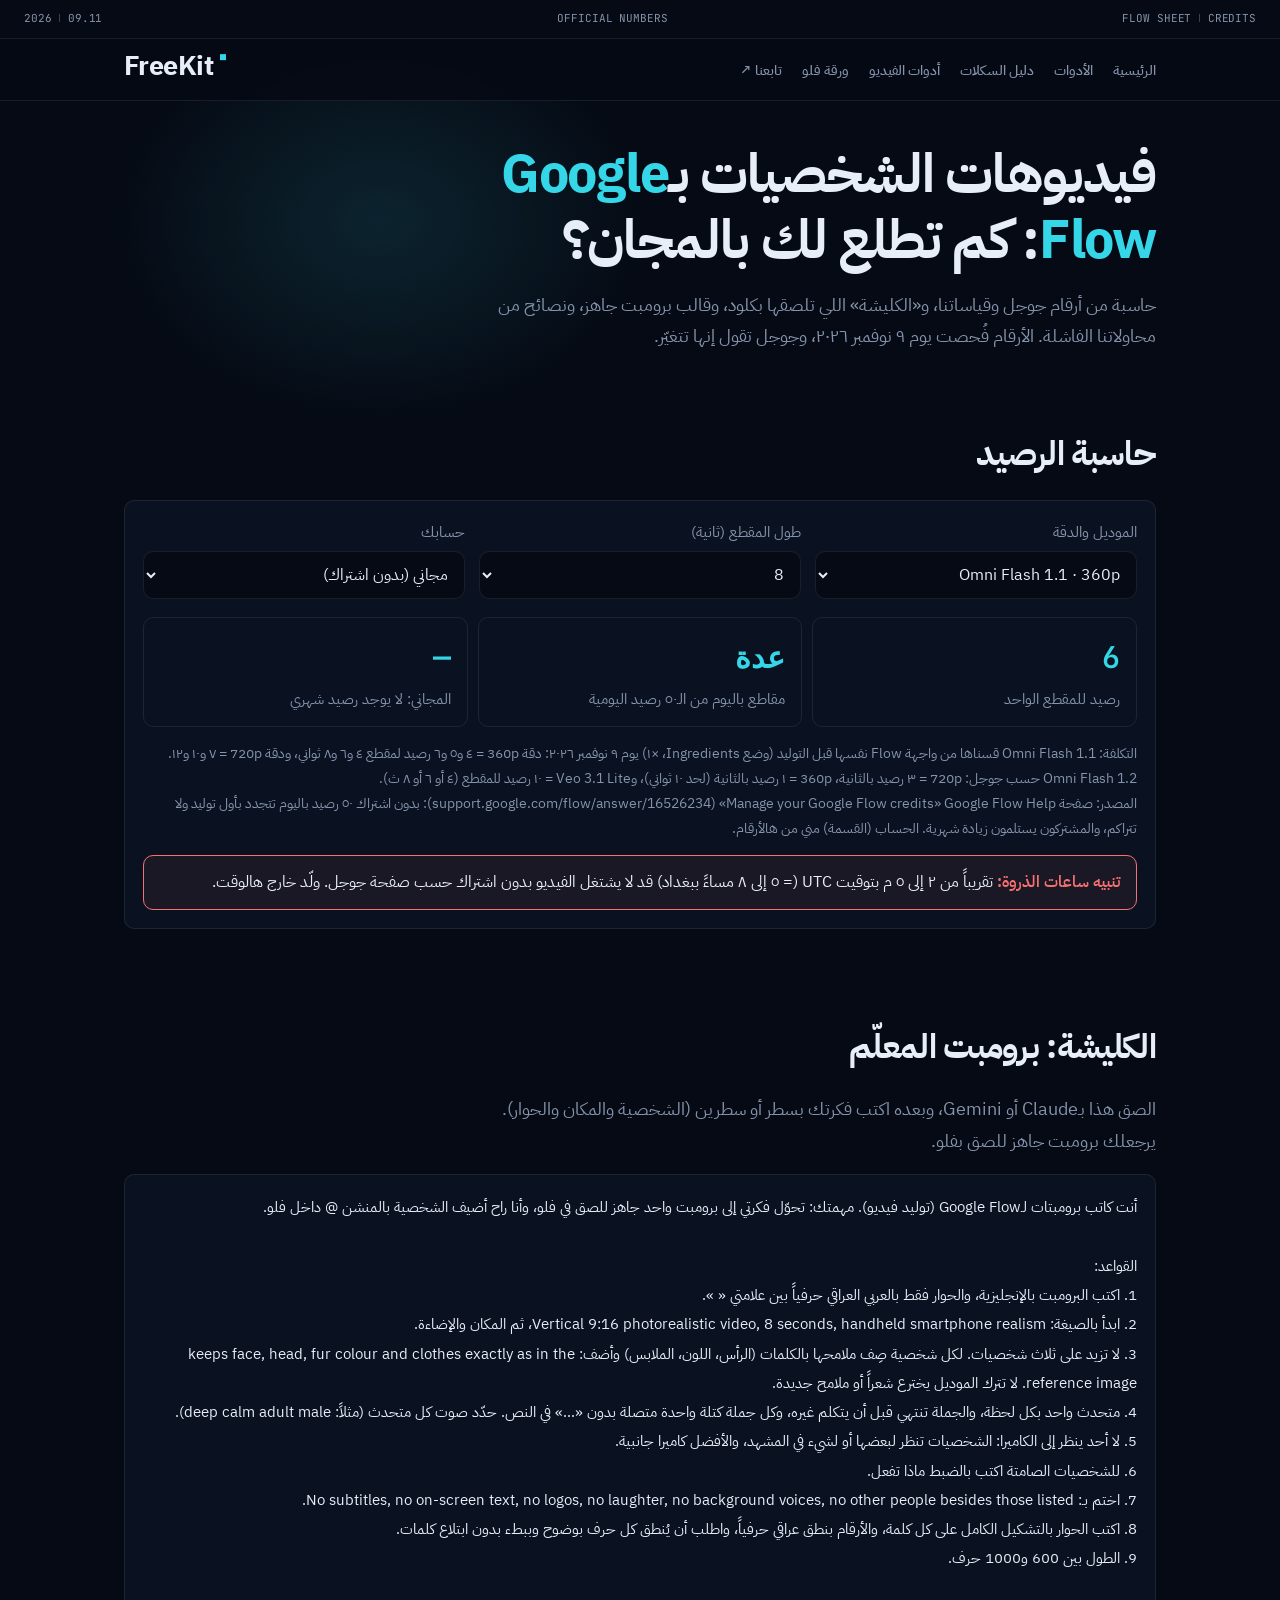
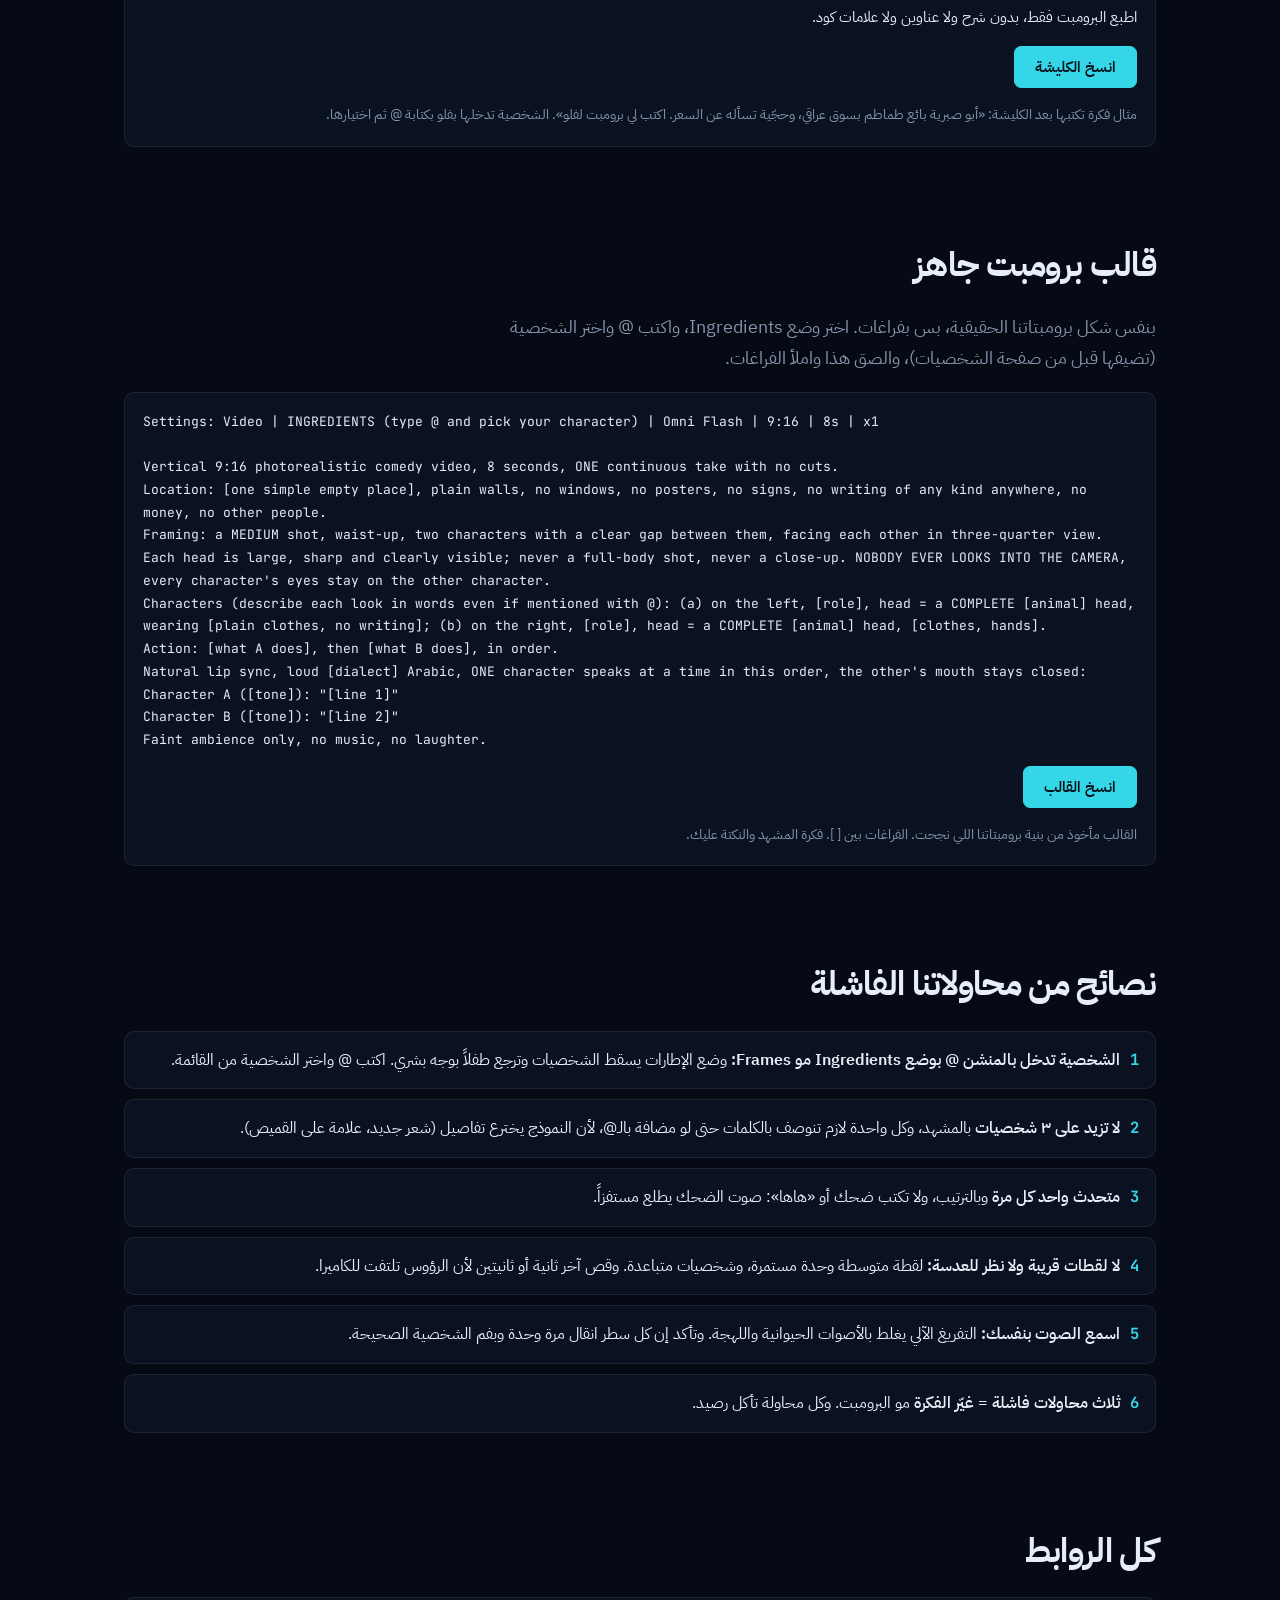
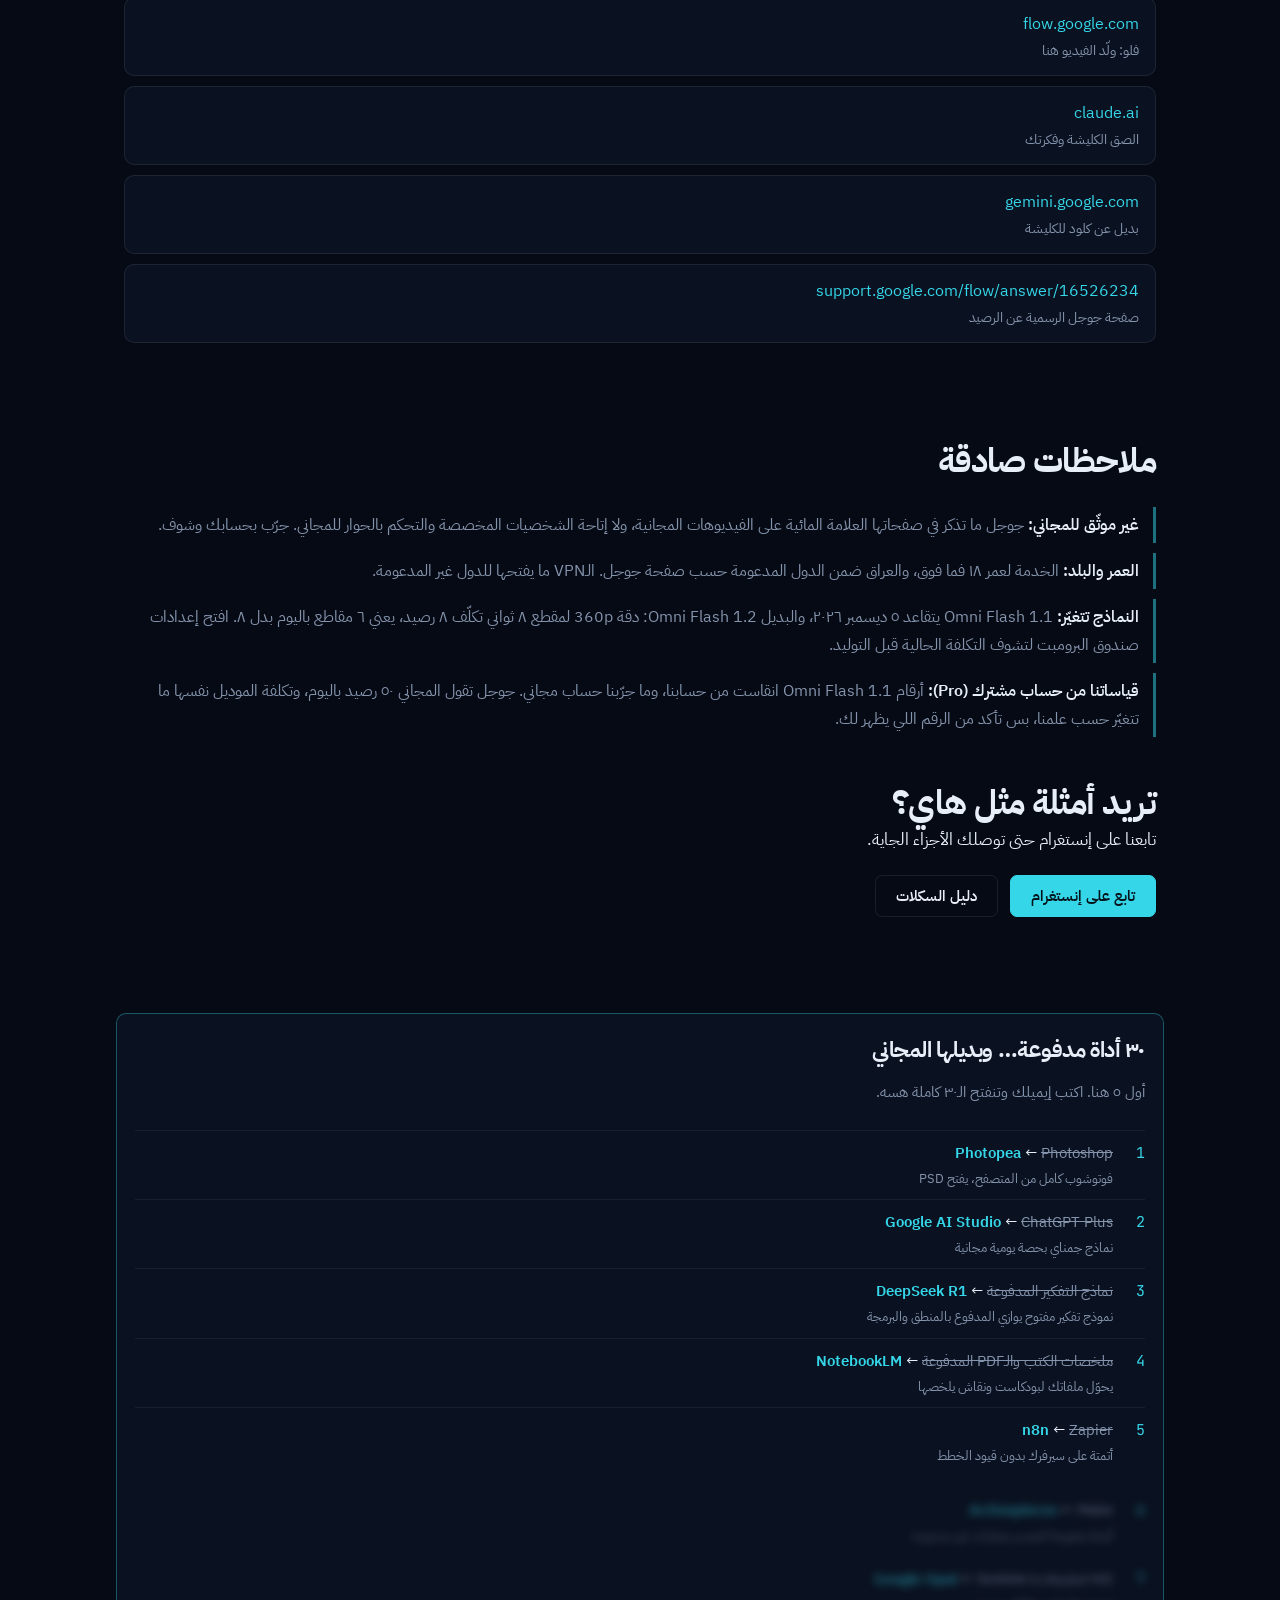
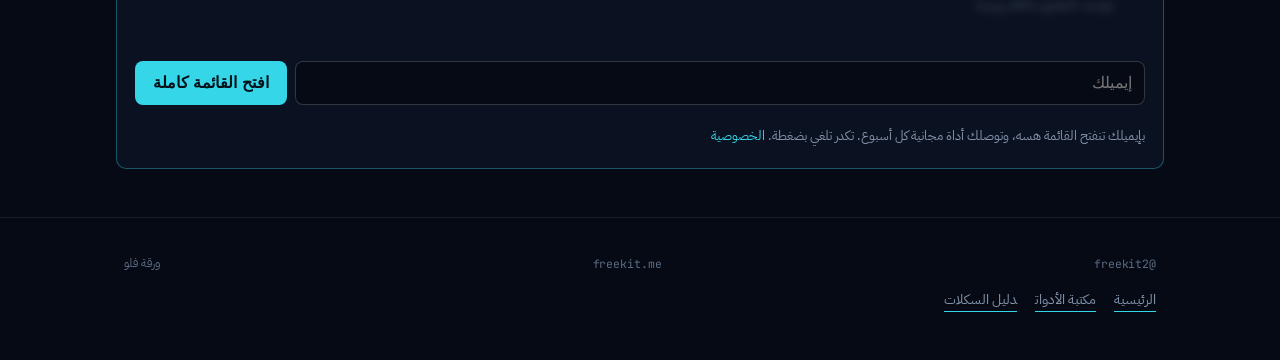
<file: flow-sheet.html>
<!doctype html>
<html lang="ar" dir="rtl">

<head>
    <meta charset="utf-8">
    <meta name="viewport" content="width=device-width, initial-scale=1">
    <title>FreeKit | ورقة فلو: حساب الرصيد وقالب برومبت جاهز</title>
    <meta name="description" content="حاسبة رصيد Google Flow من أرقام جوجل الرسمية، وقالب برومبت جاهز لفيديوهات الشخصيات الحيوانية، ونصائح من محاولاتنا الفاشلة.">
    <meta property="og:type" content="website">
    <meta property="og:url" content="https://freekit.me/flow-sheet.html">
    <meta property="og:title" content="FreeKit | ورقة فلو: حساب الرصيد وقالب برومبت جاهز">
    <meta property="og:description" content="حاسبة رصيد Google Flow من أرقام جوجل الرسمية وقالب برومبت جاهز.">
    <meta name="twitter:card" content="summary">
    <link rel="canonical" href="https://freekit.me/flow-sheet.html">

    <link rel="preconnect" href="https://fonts.googleapis.com">
    <link rel="preconnect" href="https://fonts.gstatic.com" crossorigin>
    <link href="https://fonts.googleapis.com/css2?family=IBM+Plex+Sans+Arabic:wght@400;500;600;700&family=JetBrains+Mono:wght@400;700&display=swap" rel="stylesheet">
    <link rel="stylesheet" href="/assets/v3.css?v=3">

    <link rel="icon" href='data:image/svg+xml,<svg xmlns="http://www.w3.org/2000/svg" viewBox="0 0 100 100"><rect width="100" height="100" rx="20" fill="%23060A14"/><text x="50" y="68" font-size="52" font-family="monospace" font-weight="700" text-anchor="middle" fill="%2335D6E8">fk</text></svg>'>

<style>
.brandrow{flex-wrap:wrap}.brandrow nav{flex-wrap:wrap;row-gap:0;max-width:100%}
.fls-box{margin-top:18px;border:var(--hair);border-radius:var(--radius);background:var(--bg-soft);padding:18px 18px;min-width:0}
.fls-grid{display:grid;grid-template-columns:minmax(0,1fr);gap:14px}
.fls-f label{display:block;font-size:14.5px;color:var(--muted);margin-bottom:6px}
.fls-f select{width:100%;min-height:48px;font-family:inherit;font-size:16px;color:var(--text);background:var(--bg);border:var(--hair);border-radius:var(--radius);padding:8px 12px}
.fls-out{margin-top:18px;display:grid;grid-template-columns:minmax(0,1fr);gap:10px}
.fls-out>div{border:var(--hair);border-radius:var(--radius);padding:12px 16px;min-width:0}
.fls-out b{display:block;font-family:var(--font-mono);font-size:30px;color:var(--accent);direction:ltr;text-align:right}
.fls-out span{color:var(--muted);font-size:14.5px}
.fls-src{color:var(--muted);font-size:14px;margin-top:14px;line-height:1.8}
.fls-pre{white-space:pre-wrap;overflow-wrap:anywhere;direction:ltr;text-align:left;font-family:var(--font-mono);font-size:13px;line-height:1.75;color:var(--text);margin:0;unicode-bidi:isolate}
.fls-btns{display:flex;flex-wrap:wrap;gap:10px;margin-top:14px}
.fls-tips{list-style:none;display:grid;gap:10px;margin-top:18px;counter-reset:fls}
.fls-tips li{counter-increment:fls;border:var(--hair);border-radius:var(--radius);background:var(--bg-soft);padding:14px 16px;min-width:0;overflow-wrap:anywhere;font-size:15.5px;line-height:1.85}
.fls-tips li::before{content:counter(fls);font-family:var(--font-mono);font-weight:700;color:var(--accent);margin-inline-end:10px}
.fls-tips b{color:var(--text)}
.notes{list-style:none;display:grid;gap:10px;margin-top:18px}
.notes li{border-inline-start:3px solid rgba(53,214,232,.5);padding:4px 14px;color:var(--muted);font-size:15.5px}
.notes b{color:var(--text)}
#notes .cta{margin-top:44px}
.fls-warn{margin-top:14px;border:1px solid #F87171;border-radius:var(--radius);padding:12px 16px;background:rgba(248,113,113,.07);font-size:15.5px;line-height:1.85}.fls-warn b{color:#F87171}
.fls-pre.ar{direction:rtl;text-align:right;font-family:inherit;font-size:15px;line-height:1.95}
.fls-links{list-style:none;display:grid;gap:10px;margin-top:18px}.fls-links li{border:var(--hair);border-radius:var(--radius);background:var(--bg-soft);padding:12px 16px;min-width:0;overflow-wrap:anywhere;font-size:15.5px;line-height:1.8}.fls-links a{color:var(--accent)}.fls-links span{display:block;color:var(--muted);font-size:14px}
@media(min-width:720px){.fls-grid{grid-template-columns:repeat(3,minmax(0,1fr))}.fls-out{grid-template-columns:repeat(3,minmax(0,1fr))}}
</style>
</head>

<body>
    <a class="skip" href="#calc">تخطى للحاسبة</a>
    <header>
        <div class="topline">
            <span class="mono"><span>FLOW SHEET</span><span>CREDITS</span></span>
            <span class="mono">OFFICIAL NUMBERS</span>
            <span class="mono"><span>09.11</span><span>2026</span></span>
        </div>
        <div class="wrap brandrow">
            <a class="wordmark" href="/">FreeKit<span class="sq" aria-hidden="true"></span></a>
            <nav aria-label="التنقل الرئيسي">
                <a href="index.html">الرئيسية</a>
                <a href="tools.html">الأدوات</a>
                <a href="skills.html">دليل السكلات</a>
                <a href="video-tools.html">أدوات الفيديو</a>
                <a href="flow-sheet.html" class="active">ورقة فلو</a>
                <a href="https://www.instagram.com/freekit2?igsi=MTd0MGFwcDRiYTl2cQ==" target="_blank" rel="noopener">تابعنا ↗</a>
            </nav>
        </div>
    </header>
    <main>
        <section class="hero wrap">
            <h1>فيديوهات الشخصيات بـ<em>Google Flow</em>: كم تطلع لك بالمجان؟</h1>
            <p class="sub">حاسبة من أرقام جوجل وقياساتنا، و«الكليشة» اللي تلصقها بكلود، وقالب برومبت جاهز، ونصائح من محاولاتنا الفاشلة. الأرقام فُحصت يوم ٩ نوفمبر ٢٠٢٦، وجوجل تقول إنها تتغيّر.</p>
        </section>

        <section class="wrap sec" id="calc">
            <div class="sec-head"><h2>حاسبة الرصيد</h2></div>
            <div class="fls-box">
                <div class="fls-grid">
                    <div class="fls-f"><label for="model">الموديل والدقة</label>
                        <select id="model">
                            <option value="omni11_360" selected>Omni Flash 1.1 · 360p</option>
                            <option value="omni11_720">Omni Flash 1.1 · 720p</option>
                            <option value="omni12_360">Omni Flash 1.2 · 360p</option>
                            <option value="omni12_720">Omni Flash 1.2 · 720p</option>
                            <option value="lite">Veo 3.1 Lite · 720p</option>
                        </select></div>
                    <div class="fls-f"><label for="secs">طول المقطع (ثانية)</label>
                        <select id="secs"></select></div>
                    <div class="fls-f"><label for="plan">حسابك</label>
                        <select id="plan">
                            <option value="0">مجاني (بدون اشتراك)</option>
                            <option value="200">Google AI Plus (+٢٠٠ شهرياً)</option>
                            <option value="1000">Google AI Pro (+١٬٠٠٠ شهرياً)</option>
                        </select></div>
                </div>
                <div class="fls-out" aria-live="polite">
                    <div><b id="oCost">6</b><span>رصيد للمقطع الواحد</span></div>
                    <div><b id="oDay">عدة</b><span id="oDayT">مقاطع باليوم من الـ٥٠ رصيد اليومية</span></div>
                    <div><b id="oMonth">—</b><span id="oMonthT">المجاني: لا يوجد رصيد شهري</span></div>
                </div>
                <p class="fls-src">التكلفة: <bdi>Omni Flash 1.1</bdi> قسناها من واجهة <bdi>Flow</bdi> نفسها قبل التوليد (وضع <bdi>Ingredients</bdi>، ×١) يوم ٩ نوفمبر ٢٠٢٦: دقة 360p = ٤ و٥ و٦ رصيد لمقطع ٤ و٦ و٨ ثواني، ودقة 720p = ٧ و١٠ و١٢. <bdi>Omni Flash 1.2</bdi> حسب جوجل: 720p = ٣ رصيد بالثانية، 360p = ١ رصيد بالثانية (لحد ١٠ ثواني)، و<bdi>Veo 3.1 Lite</bdi> = ١٠ رصيد للمقطع (٤ أو ٦ أو ٨ ث).<br>المصدر: صفحة <bdi>Google Flow Help</bdi> «Manage your Google Flow credits» (<bdi>support.google.com/flow/answer/16526234</bdi>): بدون اشتراك ٥٠ رصيد باليوم تتجدد بأول توليد ولا تتراكم، والمشتركون يستلمون زيادة شهرية. الحساب (القسمة) مني من هالأرقام.</p>
                <div class="fls-warn"><b>تنبيه ساعات الذروة:</b> تقريباً من ٢ إلى ٥ م بتوقيت <bdi>UTC</bdi> (= ٥ إلى ٨ مساءً ببغداد) قد لا يشتغل الفيديو بدون اشتراك حسب صفحة جوجل. ولّد خارج هالوقت.</div>
            </div>
        </section>

        <section class="wrap sec" id="master">
            <div class="sec-head"><h2>الكليشة: برومبت المعلّم</h2></div>
            <p class="sub" style="margin-top:8px">الصق هذا بـ<bdi>Claude</bdi> أو <bdi>Gemini</bdi>، وبعده اكتب فكرتك بسطر أو سطرين (الشخصية والمكان والحوار). يرجعلك برومبت جاهز للصق بفلو.</p>
            <div class="fls-box">
<pre class="fls-pre ar" id="masterText">أنت كاتب برومبتات لـGoogle Flow (توليد فيديو). مهمتك: تحوّل فكرتي إلى برومبت واحد جاهز للصق في فلو، وأنا راح أضيف الشخصية بالمنشن @ داخل فلو.

القواعد:
1. اكتب البرومبت بالإنجليزية، والحوار فقط بالعربي العراقي حرفياً بين علامتي « ».
2. ابدأ بالصيغة: Vertical 9:16 photorealistic video, 8 seconds, handheld smartphone realism، ثم المكان والإضاءة.
3. لا تزيد على ثلاث شخصيات. لكل شخصية صِف ملامحها بالكلمات (الرأس، اللون، الملابس) وأضف: keeps face, head, fur colour and clothes exactly as in the reference image. لا تترك الموديل يخترع شعراً أو ملامح جديدة.
4. متحدث واحد بكل لحظة، والجملة تنتهي قبل أن يتكلم غيره، وكل جملة كتلة واحدة متصلة بدون «...» في النص. حدّد صوت كل متحدث (مثلاً: deep calm adult male).
5. لا أحد ينظر إلى الكاميرا: الشخصيات تنظر لبعضها أو لشيء في المشهد، والأفضل كاميرا جانبية.
6. للشخصيات الصامتة اكتب بالضبط ماذا تفعل.
7. اختم بـ: No subtitles, no on-screen text, no logos, no laughter, no background voices, no other people besides those listed.
8. اكتب الحوار بالتشكيل الكامل على كل كلمة، والأرقام بنطق عراقي حرفياً، واطلب أن يُنطق كل حرف بوضوح وببطء بدون ابتلاع كلمات.
9. الطول بين 600 و1000 حرف.

اطبع البرومبت فقط، بدون شرح ولا عناوين ولا علامات كود.</pre>
                <div class="fls-btns"><button class="btn btn-lime" type="button" id="copymaster">انسخ الكليشة</button></div>
                <p class="fls-src">مثال فكرة تكتبها بعد الكليشة: «أبو صبرية بائع طماطم بسوق عراقي، وحجّية تسأله عن السعر. اكتب لي برومبت لفلو». الشخصية تدخلها بفلو بكتابة <bdi>@</bdi> ثم اختيارها.</p>
            </div>
        </section>

        <section class="wrap sec" id="prompt">
            <div class="sec-head"><h2>قالب برومبت جاهز</h2></div>
            <p class="sub" style="margin-top:8px">بنفس شكل برومبتاتنا الحقيقية، بس بفراغات. اختر وضع <bdi>Ingredients</bdi>، واكتب <bdi>@</bdi> واختر الشخصية (تضيفها قبل من صفحة الشخصيات)، والصق هذا واملأ الفراغات.</p>
            <div class="fls-box">
<pre class="fls-pre" id="promptText">Settings: Video | INGREDIENTS (type @ and pick your character) | Omni Flash | 9:16 | 8s | x1

Vertical 9:16 photorealistic comedy video, 8 seconds, ONE continuous take with no cuts.
Location: [one simple empty place], plain walls, no windows, no posters, no signs, no writing of any kind anywhere, no money, no other people.
Framing: a MEDIUM shot, waist-up, two characters with a clear gap between them, facing each other in three-quarter view. Each head is large, sharp and clearly visible; never a full-body shot, never a close-up. NOBODY EVER LOOKS INTO THE CAMERA, every character's eyes stay on the other character.
Characters (describe each look in words even if mentioned with @): (a) on the left, [role], head = a COMPLETE [animal] head, wearing [plain clothes, no writing]; (b) on the right, [role], head = a COMPLETE [animal] head, [clothes, hands].
Action: [what A does], then [what B does], in order.
Natural lip sync, loud [dialect] Arabic, ONE character speaks at a time in this order, the other's mouth stays closed:
Character A ([tone]): "[line 1]"
Character B ([tone]): "[line 2]"
Faint ambience only, no music, no laughter.</pre>
                <div class="fls-btns"><button class="btn btn-lime" type="button" id="copybtn">انسخ القالب</button></div>
                <p class="fls-src">القالب مأخوذ من بنية برومبتاتنا اللي نجحت. الفراغات بين <bdi>[ ]</bdi>. فكرة المشهد والنكتة عليك.</p>
            </div>
        </section>

        <section class="wrap sec" id="tips">
            <div class="sec-head"><h2>نصائح من محاولاتنا الفاشلة</h2></div>
            <ol class="fls-tips">
                <li><b>الشخصية تدخل بالمنشن <bdi>@</bdi> بوضع <bdi>Ingredients</bdi> مو <bdi>Frames</bdi>:</b> وضع الإطارات يسقط الشخصيات وترجع طفلاً بوجه بشري. اكتب <bdi>@</bdi> واختر الشخصية من القائمة.</li>
                <li><b>لا تزيد على ٣ شخصيات</b> بالمشهد، وكل واحدة لازم تنوصف بالكلمات حتى لو مضافة بالـ@، لأن النموذج يخترع تفاصيل (شعر جديد، علامة على القميص).</li>
                <li><b>متحدث واحد كل مرة</b> وبالترتيب، ولا تكتب ضحك أو «هاها»: صوت الضحك يطلع مستفزاً.</li>
                <li><b>لا لقطات قريبة ولا نظر للعدسة:</b> لقطة متوسطة وحدة مستمرة، وشخصيات متباعدة. وقص آخر ثانية أو ثانيتين لأن الرؤوس تلتفت للكاميرا.</li>
                <li><b>اسمع الصوت بنفسك:</b> التفريغ الآلي يغلط بالأصوات الحيوانية واللهجة. وتأكد إن كل سطر انقال مرة وحدة وبفم الشخصية الصحيحة.</li>
                <li><b>ثلاث محاولات فاشلة = غيّر الفكرة</b> مو البرومبت. وكل محاولة تأكل رصيد.</li>
            </ol>
        </section>

        <section class="wrap sec" id="links">
            <div class="sec-head"><h2>كل الروابط</h2></div>
            <ul class="fls-links">
                <li><a href="https://flow.google.com" target="_blank" rel="noopener"><bdi>flow.google.com</bdi></a><span>فلو: ولّد الفيديو هنا</span></li>
                <li><a href="https://claude.ai" target="_blank" rel="noopener"><bdi>claude.ai</bdi></a><span>الصق الكليشة وفكرتك</span></li>
                <li><a href="https://gemini.google.com" target="_blank" rel="noopener"><bdi>gemini.google.com</bdi></a><span>بديل عن كلود للكليشة</span></li>
                <li><a href="https://support.google.com/flow/answer/16526234" target="_blank" rel="noopener"><bdi>support.google.com/flow/answer/16526234</bdi></a><span>صفحة جوجل الرسمية عن الرصيد</span></li>
            </ul>
        </section>

        <section class="wrap sec" id="notes">
            <div class="sec-head"><h2>ملاحظات صادقة</h2></div>
            <ul class="notes">
                <li><b>غير موثّق للمجاني:</b> جوجل ما تذكر في صفحاتها العلامة المائية على الفيديوهات المجانية، ولا إتاحة الشخصيات المخصصة والتحكم بالحوار للمجاني. جرّب بحسابك وشوف.</li>
                <li><b>العمر والبلد:</b> الخدمة لعمر ١٨ فما فوق، والعراق ضمن الدول المدعومة حسب صفحة جوجل. الـ<bdi>VPN</bdi> ما يفتحها للدول غير المدعومة.</li>
                <li><b>النماذج تتغيّر:</b> <bdi>Omni Flash 1.1</bdi> يتقاعد ٥ ديسمبر ٢٠٢٦، والبديل <bdi>Omni Flash 1.2</bdi>: دقة 360p لمقطع ٨ ثواني تكلّف ٨ رصيد، يعني ٦ مقاطع باليوم بدل ٨. افتح إعدادات صندوق البرومبت لتشوف التكلفة الحالية قبل التوليد.</li>
                <li><b>قياساتنا من حساب مشترك (<bdi>Pro</bdi>):</b> أرقام <bdi>Omni Flash 1.1</bdi> انقاست من حسابنا، وما جرّبنا حساب مجاني. جوجل تقول المجاني ٥٠ رصيد باليوم، وتكلفة الموديل نفسها ما تتغيّر حسب علمنا، بس تأكد من الرقم اللي يظهر لك.</li>
            </ul>
            <div class="cta">
                <h2>تريد أمثلة مثل هاي؟</h2>
                <p>تابعنا على إنستغرام حتى توصلك الأجزاء الجاية.</p>
                <div class="btns">
                    <a class="btn btn-lime" href="https://www.instagram.com/freekit2?igsi=MTd0MGFwcDRiYTl2cQ==" target="_blank" rel="noopener">تابع على إنستغرام</a>
                    <a class="btn btn-ghost" href="skills.html">دليل السكلات</a>
                </div>
            </div>
        </section>
    </main>
    <footer>
        <div class="wrap">
            <div class="foot-row"><span class="mono">@freekit2</span><span class="mono">freekit.me</span><span>ورقة فلو</span></div>
            <p class="foot-lib"><a href="index.html">الرئيسية</a><a href="tools.html">مكتبة الأدوات</a><a href="skills.html">دليل السكلات</a></p>
        </div>
    </footer>
    <script>
        (function () {
            var M = { omni11_360: { kind: 'table', t: { 4: 4, 6: 5, 8: 6 } }, omni11_720: { kind: 'table', t: { 4: 7, 6: 10, 8: 12 } }, omni12_360: { kind: 'sec', rate: 1 }, omni12_720: { kind: 'sec', rate: 3 }, lite: { kind: 'clip', rate: 10 } };
            var model = document.getElementById('model'), secs = document.getElementById('secs'), plan = document.getElementById('plan');
            var touched = false, oDayT = document.getElementById('oDayT');
            var oCost = document.getElementById('oCost'), oDay = document.getElementById('oDay'), oMonth = document.getElementById('oMonth'), oMonthT = document.getElementById('oMonthT');
            function optsOf(m) { return m.kind === 'table' ? Object.keys(m.t).map(Number) : m.kind === 'clip' ? [4, 6, 8] : [3, 4, 5, 6, 7, 8, 9, 10]; }
            function costOf(m, s) { return m.kind === 'table' ? m.t[s] : m.kind === 'sec' ? m.rate * s : m.rate; }
            function fill() {
                var opts = optsOf(M[model.value]), keep = +secs.value;
                secs.innerHTML = '';
                opts.forEach(function (n) { var o = document.createElement('option'); o.value = n; o.textContent = n; secs.appendChild(o); });
                secs.value = opts.indexOf(keep) >= 0 ? keep : 8;
            }
            function calc() {
                var m = M[model.value], cost = costOf(m, +secs.value), pool = +plan.value;
                oCost.textContent = cost;
                if (touched) { oDay.textContent = Math.floor(50 / cost); oDayT.textContent = 'مقطع باليوم من الـ٥٠ رصيد اليومية'; } else { oDay.textContent = 'عدة'; oDayT.textContent = 'مقاطع باليوم من الـ٥٠ رصيد اليومية'; }
                if (pool > 0) { oMonth.textContent = Math.floor(pool / cost); oMonthT.textContent = 'مقطع من الرصيد الشهري (زيادة على اليومي)'; }
                else { oMonth.textContent = '—'; oMonthT.textContent = 'المجاني: لا يوجد رصيد شهري'; }
            }
            model.addEventListener('change', function () { touched = true; fill(); calc(); });
            secs.addEventListener('change', function () { touched = true; calc(); }); plan.addEventListener('change', function () { touched = true; calc(); });
            fill(); calc();
            function wire(b, t) {
            b.addEventListener('click', function () {
                var txt = t.innerText;
                function done() { var o = b.textContent; b.textContent = 'تم النسخ ✓'; setTimeout(function () { b.textContent = o; }, 2000); }
                function legacy() {
                    var a = document.createElement('textarea'); a.value = txt; a.setAttribute('readonly', ''); a.style.position = 'fixed'; a.style.opacity = '0';
                    document.body.appendChild(a); a.select(); var ok = false;
                    try { ok = document.execCommand('copy'); } catch (e) {}
                    document.body.removeChild(a); return ok;
                }
                if (legacy()) { done(); }
                else if (navigator.clipboard && navigator.clipboard.writeText) { navigator.clipboard.writeText(txt).then(done, function () {}); }
            });
            }
            wire(document.getElementById('copybtn'), document.getElementById('promptText'));
            wire(document.getElementById('copymaster'), document.getElementById('masterText'));
        })();
    </script>
    <!-- Cloudflare Web Analytics --><script type='module' src='https://static.cloudflareinsights.com/beacon.min.js' data-cf-beacon='{"token": "683ccbc99e364fae99ee72bb82c2fb21"}'></script><!-- End Cloudflare Web Analytics -->
    <script src="/assets/track.js" defer></script>
</body>

</html>
</file>
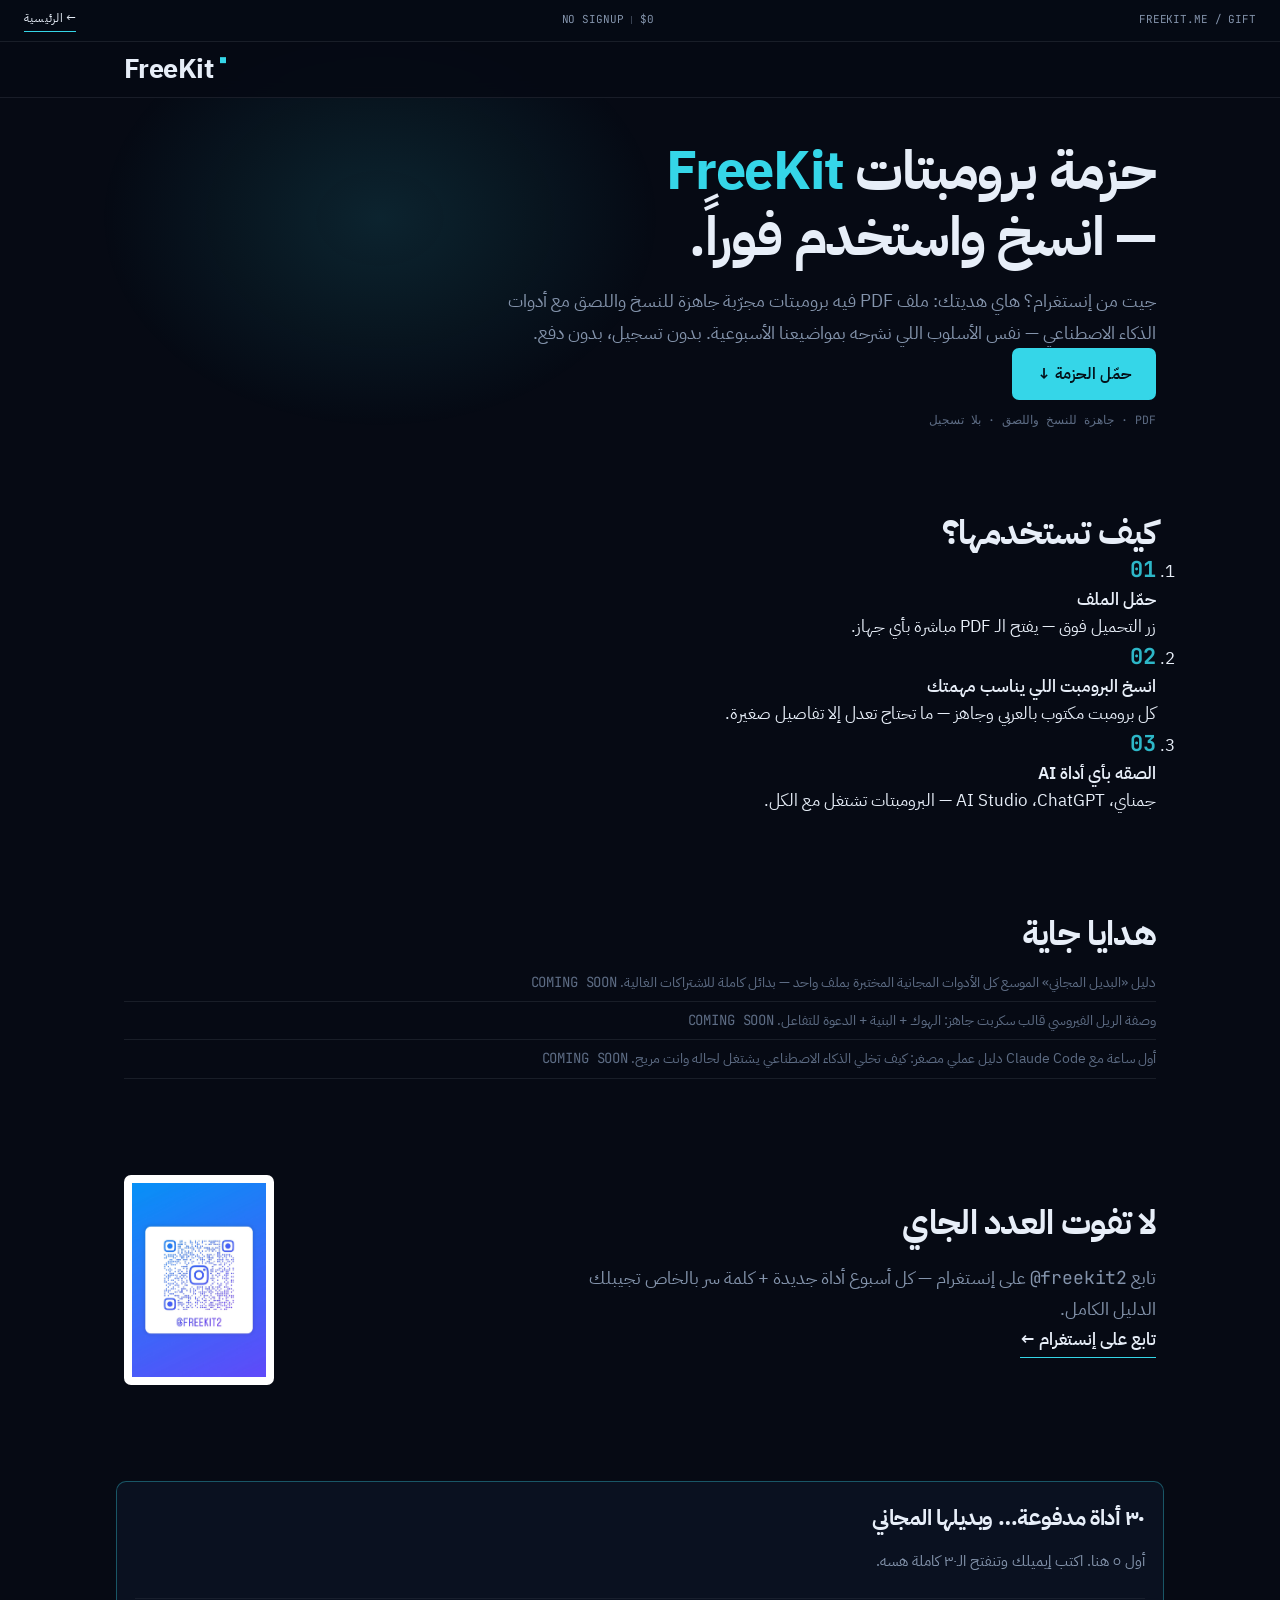
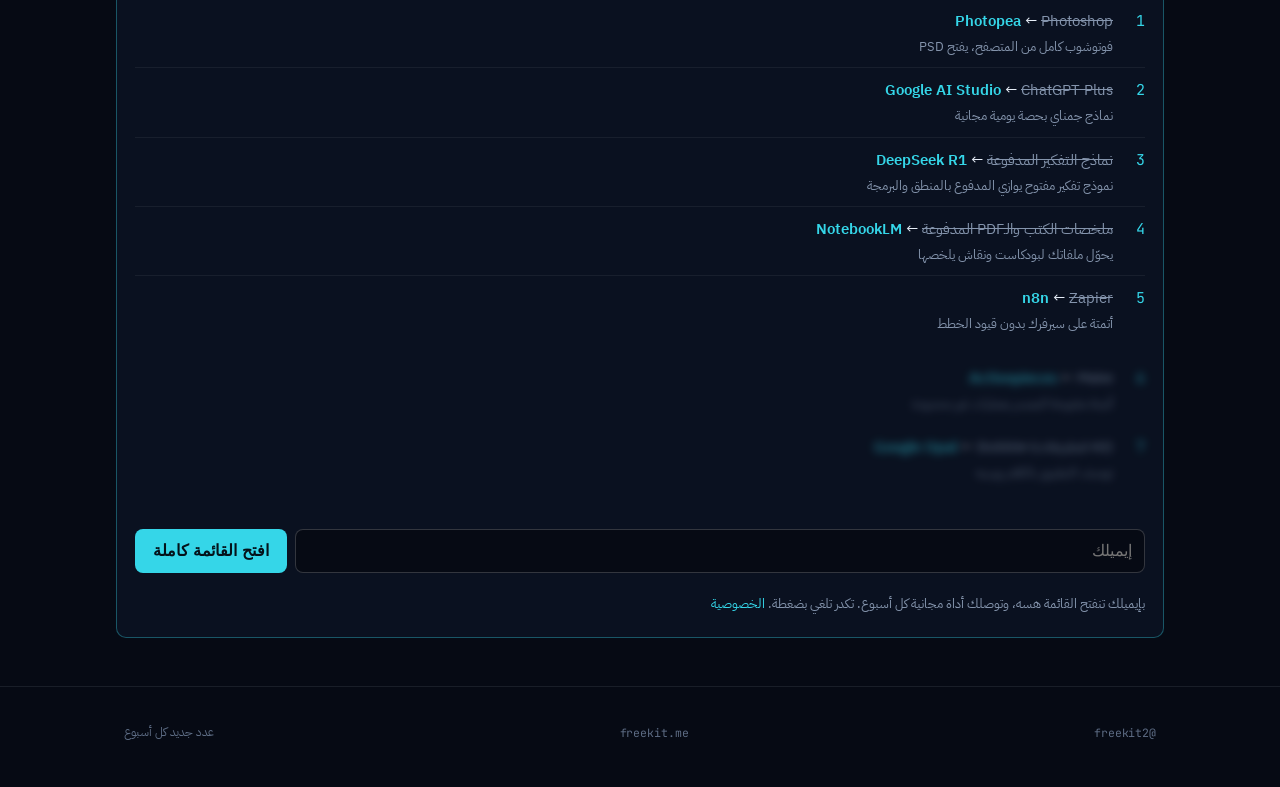
<file: gift.html>
<!doctype html>
<html lang="ar" dir="rtl">

<head>
    <meta charset="utf-8">
    <meta name="viewport" content="width=device-width, initial-scale=1">
    <title>هدية FreeKit — حزمة البرومبتات الجاهزة</title>
    <meta name="description" content="هدية FreeKit: حزمة برومبتات جاهزة PDF تنسخها وتستخدمها فوراً مع أدوات الذكاء الاصطناعي — بدون تسجيل، بدون دفع.">
    <meta property="og:type" content="website">
    <meta property="og:url" content="https://freekit.me/gift.html">
    <meta property="og:title" content="هدية FreeKit — حزمة البرومبتات الجاهزة">
    <meta property="og:description" content="برومبتات جاهزة للنسخ — PDF مجاني · بدون تسجيل · بدون دفع">
    <meta property="og:image" content="https://freekit.me/og-cover-home-v3.png">
    <meta name="twitter:card" content="summary_large_image">
    <meta name="twitter:title" content="هدية FreeKit — حزمة البرومبتات الجاهزة">
    <meta name="twitter:description" content="برومبتات جاهزة للنسخ — PDF مجاني · بدون تسجيل · بدون دفع">
    <meta name="twitter:image" content="https://freekit.me/og-cover-home-v3.png">
    <link rel="canonical" href="https://freekit.me/gift.html">

    <link rel="preconnect" href="https://fonts.googleapis.com">
    <link rel="preconnect" href="https://fonts.gstatic.com" crossorigin>
    <link href="https://fonts.googleapis.com/css2?family=IBM+Plex+Sans+Arabic:wght@400;500;600;700&family=JetBrains+Mono:wght@400;700&display=swap" rel="stylesheet">
    <link rel="stylesheet" href="/assets/v3.css?v=3">
        <link rel="icon" href='data:image/svg+xml,<svg xmlns="http://www.w3.org/2000/svg" viewBox="0 0 100 100"><rect width="100" height="100" rx="20" fill="%23060A14"/><text x="50" y="68" font-size="52" font-family="monospace" font-weight="bold" fill="%2335D6E8" text-anchor="middle">F</text></svg>'>

</head>

<body>
    <header>
        <div class="topline">
            <span class="mono">FREEKIT.ME / GIFT</span>
            <span class="mono"><span>$0</span><span>NO SIGNUP</span></span>
            <a href="/">← الرئيسية</a>
        </div>
        <div class="wrap brandrow">
            <a class="wordmark" href="/">FreeKit<span class="sq" aria-hidden="true"></span></a>
        </div>
    </header>

    <main>
        <section class="hero wrap">
            <h1>حزمة برومبتات <em>FreeKit</em> — انسخ واستخدم فوراً.</h1>
            <p class="sub">جيت من إنستغرام؟ هاي هديتك: ملف PDF فيه برومبتات مجرّبة جاهزة للنسخ واللصق مع أدوات الذكاء
                الاصطناعي — نفس الأسلوب اللي نشرحه بمواضيعنا الأسبوعية. بدون تسجيل، بدون دفع.</p>
            <a class="dl" href="FREEKIT_Prompt_Pack.pdf" download>حمّل الحزمة ↓</a>
            <p class="gift-meta"><bdi class="mono">PDF</bdi> · جاهزة للنسخ واللصق · بلا تسجيل</p>
        </section>

        <section class="wrap sec">
            <h2>كيف تستخدمها؟</h2>
            <ol class="how">
                <li><span class="snum mono">01</span>
                    <div>
                        <h3>حمّل الملف</h3>
                        <p>زر التحميل فوق — يفتح الـ PDF مباشرة بأي جهاز.</p>
                    </div>
                </li>
                <li><span class="snum mono">02</span>
                    <div>
                        <h3>انسخ البرومبت اللي يناسب مهمتك</h3>
                        <p>كل برومبت مكتوب بالعربي وجاهز — ما تحتاج تعدل إلا تفاصيل صغيرة.</p>
                    </div>
                </li>
                <li><span class="snum mono">03</span>
                    <div>
                        <h3>الصقه بأي أداة AI</h3>
                        <p>جمناي، <bdi>ChatGPT</bdi>، AI Studio — البرومبتات تشتغل مع الكل.</p>
                    </div>
                </li>
            </ol>
        </section>

        <section class="wrap sec">
            <h2>هدايا جاية</h2>
            <ul class="soon-list">
                <li>
                    <span class="t">دليل «البديل المجاني» الموسع</span>
                    <span class="d">كل الأدوات المجانية المختبرة بملف واحد — بدائل كاملة للاشتراكات الغالية.</span>
                    <span class="tag mono">COMING SOON</span>
                </li>
                <li>
                    <span class="t">وصفة الريل الفيروسي</span>
                    <span class="d">قالب سكربت جاهز: الهوك + البنية + الدعوة للتفاعل.</span>
                    <span class="tag mono">COMING SOON</span>
                </li>
                <li>
                    <span class="t">أول ساعة مع Claude Code</span>
                    <span class="d">دليل عملي مصغر: كيف تخلي الذكاء الاصطناعي يشتغل لحاله وانت مريح.</span>
                    <span class="tag mono">COMING SOON</span>
                </li>
            </ul>
        </section>

        <section class="wrap sec">
            <div class="follow-grid">
                <div>
                    <h2>لا تفوت العدد الجاي</h2>
                    <p class="sub">تابع <bdi class="mono">@freekit2</bdi> على إنستغرام — كل أسبوع أداة جديدة + كلمة سر
                        بالخاص تجيبلك الدليل الكامل.</p>
                    <a class="arrow-link" href="https://www.instagram.com/freekit2?igsi=MTd0MGFwcDRiYTl2cQ=="
                        target="_blank" rel="noopener">تابع على إنستغرام ←</a>
                </div>
                <img class="qr" src="instagram_qr.jpg" alt="باركود إنستغرام FreeKit" loading="lazy">
            </div>
        </section>
    </main>

    <footer>
        <div class="wrap">
            <div class="foot-row">
                <span class="mono">@freekit2</span>
                <span class="mono">freekit.me</span>
                <span>عدد جديد كل أسبوع</span>
            </div>
        </div>
    </footer>
    <!-- Cloudflare Web Analytics --><script type='module' src='https://static.cloudflareinsights.com/beacon.min.js' data-cf-beacon='{"token": "683ccbc99e364fae99ee72bb82c2fb21"}'></script><!-- End Cloudflare Web Analytics -->
    <script src="/assets/track.js" defer></script>
</body>

</html>
</file>
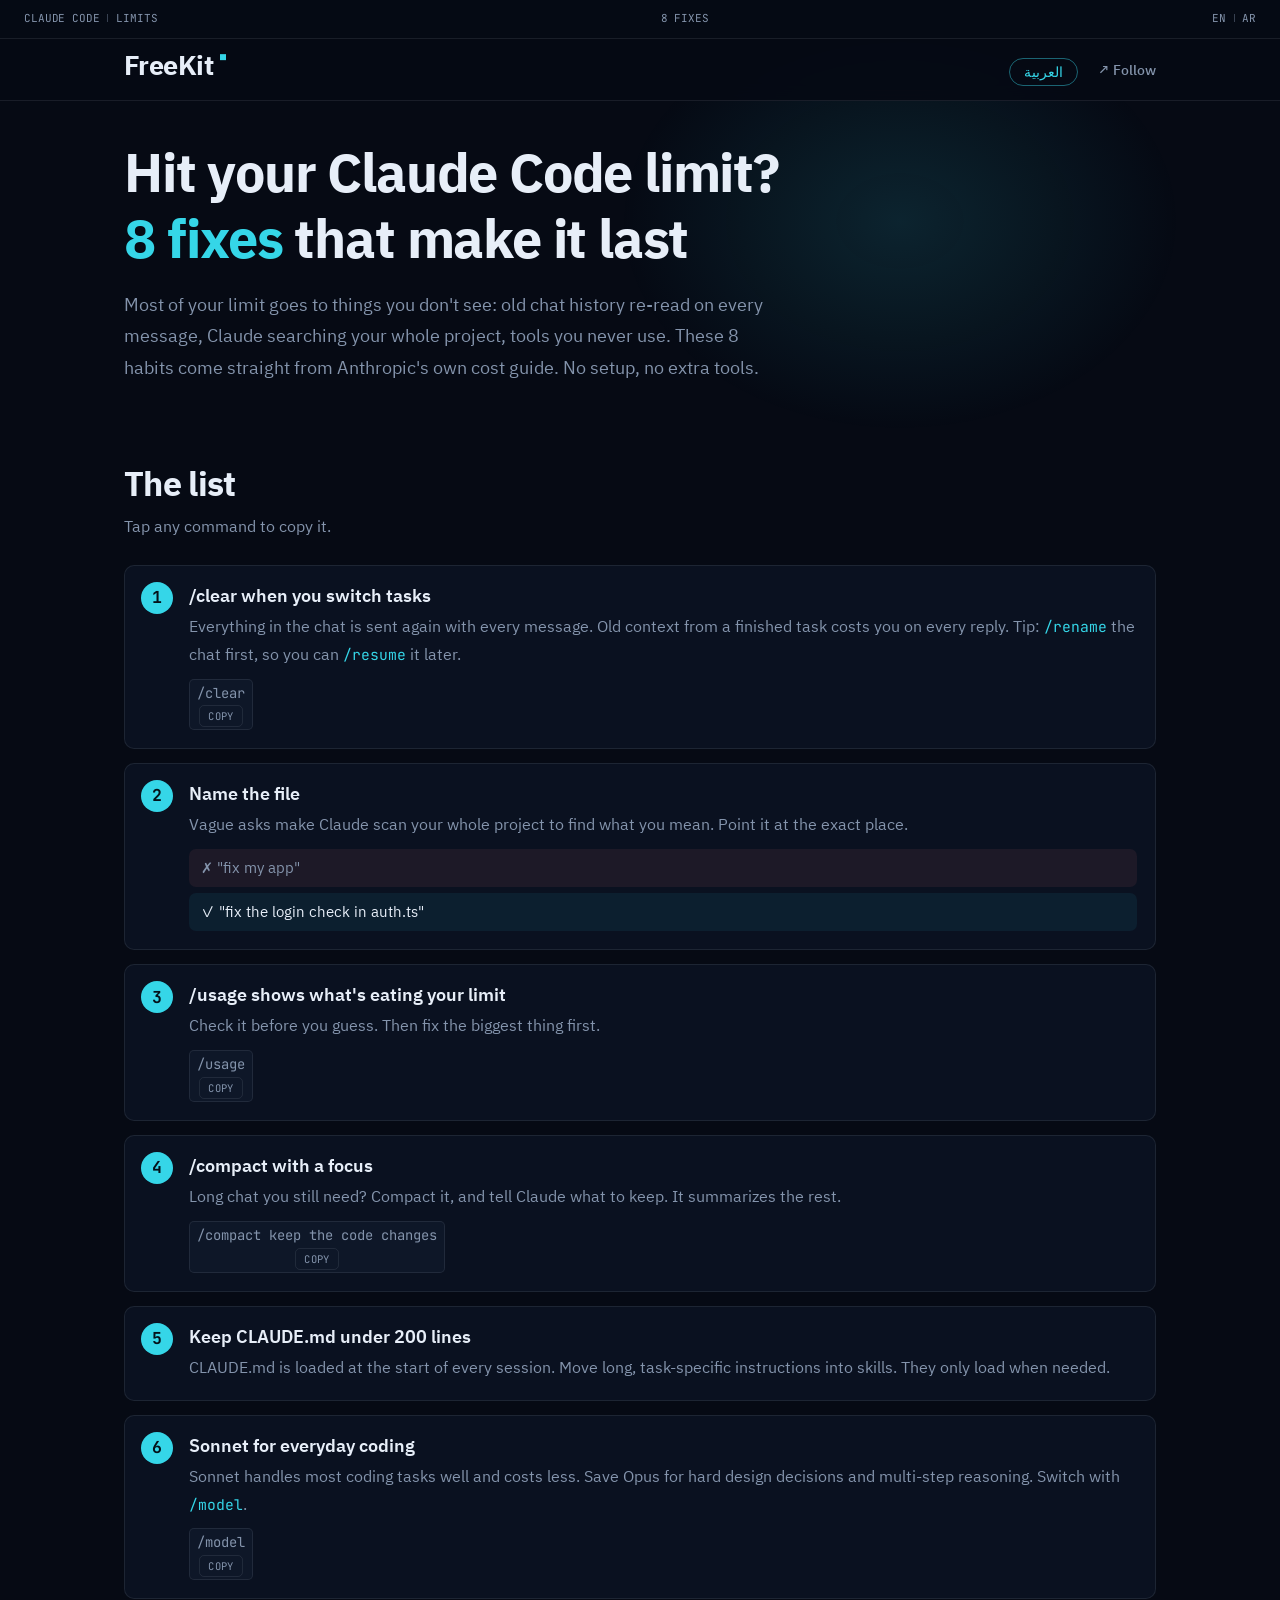
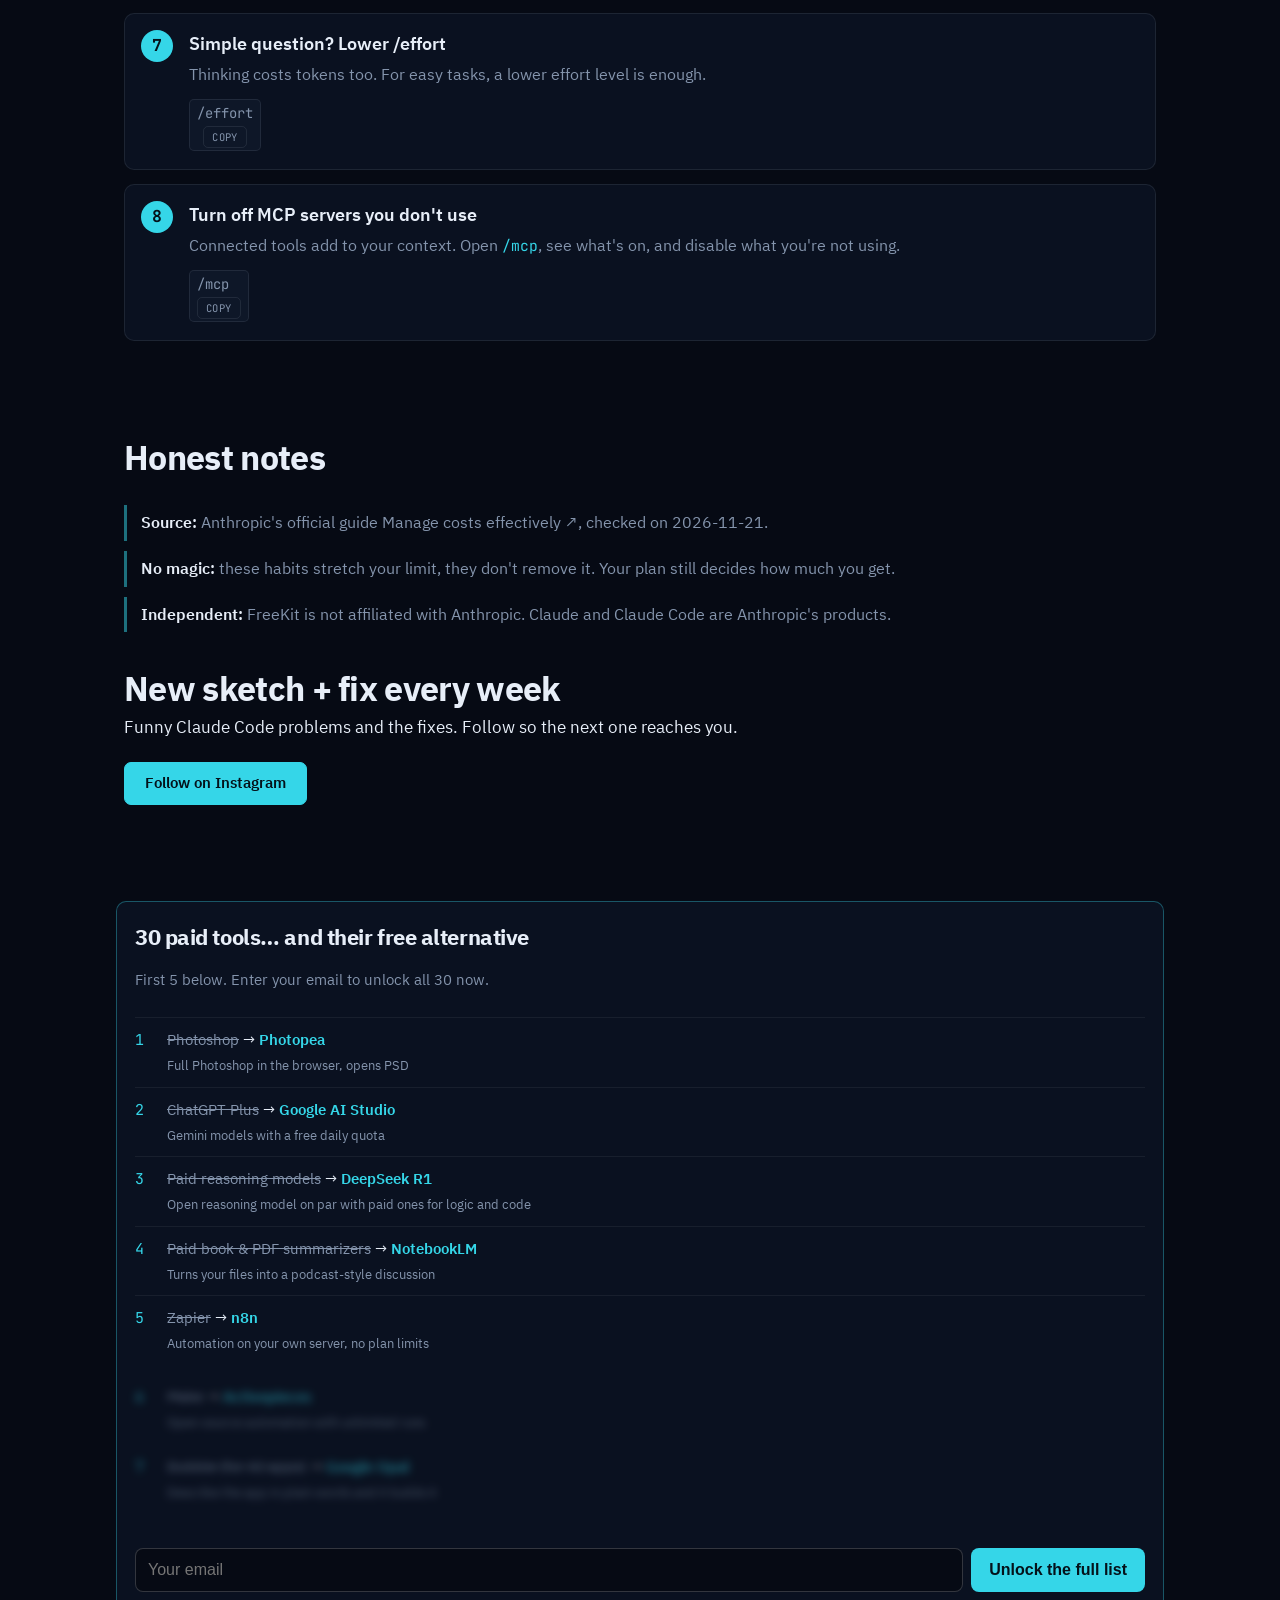
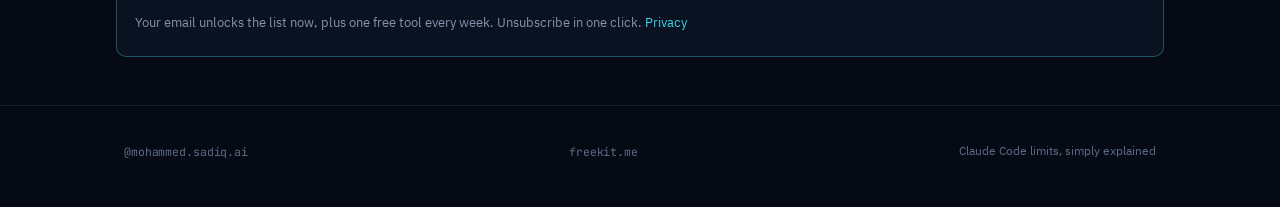
<file: limit.html>
<!doctype html>
<html lang="en" dir="ltr">

<head>
    <meta charset="utf-8">
    <meta name="viewport" content="width=device-width, initial-scale=1">
    <script>
        (function () {
            var L = 'en';
            try {
                var q = new URLSearchParams(location.search).get('lang');
                var s = null; try { s = localStorage.getItem('fk_lang'); } catch (e) { }
                var n = (navigator.languages && navigator.languages.length ? navigator.languages : [navigator.language || 'en']);
                if (q === 'ar' || q === 'en') L = q;
                else if (s === 'ar' || s === 'en') L = s;
                else if (String(n[0] || '').toLowerCase().indexOf('ar') === 0) L = 'ar';
            } catch (e) { }
            var h = document.documentElement;
            h.lang = L; h.dir = (L === 'ar' ? 'rtl' : 'ltr'); h.setAttribute('data-lang', L);
        })();
    </script>
    <title>FreeKit | Hit the Claude Code limit? 8 fixes</title>
    <meta name="description" content="Claude Code says you hit your limit? 8 simple habits from Anthropic's own cost guide: /clear, name the file, /usage, /compact, a short CLAUDE.md, Sonnet, /effort, /mcp. English + العربية.">
    <meta property="og:type" content="website">
    <meta property="og:url" content="https://freekit.me/limit.html">
    <meta property="og:title" content="Hit the Claude Code limit? 8 fixes">
    <meta property="og:description" content="8 simple habits from Anthropic's own cost guide that make your Claude Code limit last longer. English + العربية.">
    <meta name="twitter:card" content="summary">
    <meta name="twitter:title" content="Hit the Claude Code limit? 8 fixes">
    <meta name="twitter:description" content="8 simple habits from Anthropic's own cost guide that make your Claude Code limit last longer.">
    <link rel="canonical" href="https://freekit.me/limit.html">

    <link rel="preconnect" href="https://fonts.googleapis.com">
    <link rel="preconnect" href="https://fonts.gstatic.com" crossorigin>
    <link href="https://fonts.googleapis.com/css2?family=IBM+Plex+Sans+Arabic:wght@400;500;600;700&family=JetBrains+Mono:wght@400;700&display=swap" rel="stylesheet">
    <link rel="stylesheet" href="/assets/v3.css?v=3">
    <link rel="icon" href='data:image/svg+xml,<svg xmlns="http://www.w3.org/2000/svg" viewBox="0 0 100 100"><rect width="100" height="100" rx="20" fill="%23060A14"/><text x="50" y="68" font-size="52" font-family="monospace" font-weight="bold" fill="%2335D6E8" text-anchor="middle">F</text></svg>'>

<style>
html[data-lang="en"] [lang="ar"], html[data-lang="ar"] [lang="en"]{display:none !important}
.brandrow{flex-wrap:wrap}.brandrow nav{flex-wrap:wrap;row-gap:0;max-width:100%;align-items:center}
.lang-btn{font-family:var(--font-mono);font-size:13.5px;border:1px solid rgba(53,214,232,.45);border-radius:999px;padding:4px 14px;color:var(--accent);background:transparent;cursor:pointer}
.lang-btn:hover{background:rgba(53,214,232,.08)}
.tips{list-style:none;counter-reset:t;display:grid;grid-template-columns:minmax(0,1fr);gap:14px;margin-top:20px}
.tips>li{min-width:0;overflow-wrap:anywhere;counter-increment:t;position:relative;padding:16px 18px 18px;padding-inline-start:64px;border:var(--hair);border-radius:var(--radius);background:var(--bg-soft)}
.tips>li::before{content:counter(t);position:absolute;inset-inline-start:16px;top:16px;width:32px;height:32px;border-radius:50%;background:var(--accent);color:var(--accent-ink);font-family:var(--font-mono);font-weight:700;display:grid;place-items:center}
.tips h3{font-size:18px;font-weight:600;margin-bottom:4px}
.tips p{color:var(--muted);font-size:15.5px}
.tips .cmd{margin-top:10px}
.tips code,.notes code{font-family:var(--font-mono);color:var(--accent);font-size:.95em}
.ex{margin-top:10px;display:grid;gap:6px;font-size:14.5px}
.ex span{border-radius:var(--radius-sm);padding:6px 12px}
.ex .bad{background:rgba(248,113,113,.08);color:var(--muted)}
.ex .good{background:rgba(53,214,232,.07);color:var(--text)}
.notes{list-style:none;display:grid;gap:10px;margin-top:18px}
.notes li{border-inline-start:3px solid rgba(53,214,232,.5);padding:4px 14px;color:var(--muted);font-size:15.5px}
.notes b{color:var(--text)}
#notes .cta{margin-top:36px}
.cmd .txt{text-align:start}.cmd .txt bdi{white-space:normal;display:block;text-align:left}
html[dir="ltr"] body{font-family:var(--font-sans, 'IBM Plex Sans Arabic'),system-ui,sans-serif}
</style>
</head>
<body>
    <header>
        <div class="topline">
            <span class="mono"><span>CLAUDE CODE</span><span>LIMITS</span></span>
            <span class="mono">8 FIXES</span>
            <span class="mono"><span>EN</span><span>AR</span></span>
        </div>
        <div class="wrap brandrow">
            <a class="wordmark" href="/">FreeKit<span class="sq" aria-hidden="true"></span></a>
            <nav aria-label="Main">
                <a href="https://www.instagram.com/mohammed.sadiq.ai/" target="_blank" rel="noopener"><span lang="en">Follow ↗</span><span lang="ar">تابعنا ↗</span></a>
                <button class="lang-btn" id="langBtn" type="button"><span lang="en">العربية</span><span lang="ar">English</span></button>
            </nav>
        </div>
    </header>
    <main>
        <section class="hero wrap">
            <h1 lang="en">Hit your Claude Code limit? <em>8 fixes</em> that make it last</h1>
            <h1 lang="ar">خلصت حصة كلود كود؟ <em>٨ عادات</em> تخلّيها تطوّل</h1>
            <p class="sub" lang="en">Most of your limit goes to things you don't see: old chat history re-read on every message, Claude searching your whole project, tools you never use. These 8 habits come straight from Anthropic's own cost guide. No setup, no extra tools.</p>
            <p class="sub" lang="ar">أغلب حصتك تروح على أشياء ما تشوفها: سوالف قديمة بالمحادثة تنقرا ويه كل رسالة، وكلود يفتّش مشروعك كله، وأدوات ما تستعملها. هاي ٨ عادات من دليل الكلفة الرسمي مال <bdi>Anthropic</bdi>. بلا تنصيب وبلا أدوات زايدة.</p>
        </section>

        <section class="wrap sec" id="tips">
            <div class="sec-head">
                <h2 lang="en">The list</h2><h2 lang="ar">القائمة</h2>
                <p class="sec-sub" lang="en">Tap any command to copy it.</p><p class="sec-sub" lang="ar">اضغط على أي أمر حتى تنسخه.</p>
            </div>
            <ol class="tips">
                <li>
                    <h3 lang="en">/clear when you switch tasks</h3><h3 lang="ar"><bdi>/clear</bdi> لمن تبدّل الشغلة</h3>
                    <p lang="en">Everything in the chat is sent again with every message. Old context from a finished task costs you on every reply. Tip: <code>/rename</code> the chat first, so you can <code>/resume</code> it later.</p>
                    <p lang="ar">كل شي بالمحادثة يندز من جديد ويه كل رسالة، فالكلام القديم من شغلة خلصت ياكل من حصتك بكل رد. نصيحة: سوّي <bdi><code>/rename</code></bdi> للمحادثة أول، حتى ترجعلها بعدين بأمر <bdi><code>/resume</code></bdi>.</p>
                    <button class="cmd" data-cmd="/clear"><span class="txt"><bdi>/clear</bdi></span><span class="cp">COPY</span></button>
                </li>
                <li>
                    <h3 lang="en">Name the file</h3><h3 lang="ar">سمِّ الملف</h3>
                    <p lang="en">Vague asks make Claude scan your whole project to find what you mean. Point it at the exact place.</p>
                    <p lang="ar">الطلب العام يخلي كلود يفتّش مشروعك كله حتى يفهم شتقصد. دلّه على المكان بالضبط.</p>
                    <div class="ex"><span class="bad"><bdi>✗ "fix my app"</bdi></span><span class="good"><bdi>✓ "fix the login check in auth.ts"</bdi></span></div>
                </li>
                <li>
                    <h3 lang="en">/usage shows what's eating your limit</h3><h3 lang="ar"><bdi>/usage</bdi> يبيّنلك شنو ياكل حصتك</h3>
                    <p lang="en">Check it before you guess. Then fix the biggest thing first.</p>
                    <p lang="ar">شوفه قبل ما تخمّن، وبعدين صلّح أكبر شي أول.</p>
                    <button class="cmd" data-cmd="/usage"><span class="txt"><bdi>/usage</bdi></span><span class="cp">COPY</span></button>
                </li>
                <li>
                    <h3 lang="en">/compact with a focus</h3><h3 lang="ar"><bdi>/compact</bdi> ويه تركيز</h3>
                    <p lang="en">Long chat you still need? Compact it, and tell Claude what to keep. It summarizes the rest.</p>
                    <p lang="ar">محادثة طويلة بعدك محتاجها؟ اختصرها، وگول لكلود شنو يحتفظ. الباقي يلخّصه.</p>
                    <button class="cmd" data-cmd="/compact keep the code changes"><span class="txt"><bdi>/compact keep the code changes</bdi></span><span class="cp">COPY</span></button>
                </li>
                <li>
                    <h3 lang="en">Keep CLAUDE.md under 200 lines</h3><h3 lang="ar">خلي <bdi>CLAUDE.md</bdi> أقل من ٢٠٠ سطر</h3>
                    <p lang="en">CLAUDE.md is loaded at the start of every session. Move long, task-specific instructions into skills. They only load when needed.</p>
                    <p lang="ar">ملف <bdi>CLAUDE.md</bdi> ينقرا ببداية كل جلسة. التعليمات الطويلة الخاصة بشغلة معيّنة انقلها لمهارات (<bdi>skills</bdi>)، لأن المهارة ما تنقرا إلا وقت الحاجة.</p>
                </li>
                <li>
                    <h3 lang="en">Sonnet for everyday coding</h3><h3 lang="ar"><bdi>Sonnet</bdi> للشغل اليومي</h3>
                    <p lang="en">Sonnet handles most coding tasks well and costs less. Save Opus for hard design decisions and multi-step reasoning. Switch with <code>/model</code>.</p>
                    <p lang="ar"><bdi>Sonnet</bdi> يمشّي أغلب شغل البرمجة زين وأرخص. خلّي <bdi>Opus</bdi> للقرارات الصعبة والتفكير الطويل. تبدّل بينهم بأمر <bdi><code>/model</code></bdi>.</p>
                    <button class="cmd" data-cmd="/model"><span class="txt"><bdi>/model</bdi></span><span class="cp">COPY</span></button>
                </li>
                <li>
                    <h3 lang="en">Simple question? Lower /effort</h3><h3 lang="ar">سؤال بسيط؟ نزّل <bdi>/effort</bdi></h3>
                    <p lang="en">Thinking costs tokens too. For easy tasks, a lower effort level is enough.</p>
                    <p lang="ar">التفكير هم ياكل من الحصة. للشغلات السهلة، مستوى تفكير أقل يكفي.</p>
                    <button class="cmd" data-cmd="/effort"><span class="txt"><bdi>/effort</bdi></span><span class="cp">COPY</span></button>
                </li>
                <li>
                    <h3 lang="en">Turn off MCP servers you don't use</h3><h3 lang="ar">طفّي سيرفرات <bdi>MCP</bdi> اللي ما تستعملها</h3>
                    <p lang="en">Connected tools add to your context. Open <code>/mcp</code>, see what's on, and disable what you're not using.</p>
                    <p lang="ar">الأدوات المربوطة تضيف على السياق. افتح <bdi><code>/mcp</code></bdi>، شوف شنو شغّال، وطفّي اللي ما تحتاجه.</p>
                    <button class="cmd" data-cmd="/mcp"><span class="txt"><bdi>/mcp</bdi></span><span class="cp">COPY</span></button>
                </li>
            </ol>
        </section>

        <section class="wrap sec" id="notes">
            <div class="sec-head"><h2 lang="en">Honest notes</h2><h2 lang="ar">ملاحظات صادقة</h2></div>
            <ul class="notes">
                <li lang="en"><b>Source:</b> Anthropic's official guide <a href="https://code.claude.com/docs/en/costs" target="_blank" rel="noopener">Manage costs effectively ↗</a>, checked on 2026-11-21.</li>
                <li lang="ar"><b>المصدر:</b> <a href="https://code.claude.com/docs/en/costs" target="_blank" rel="noopener">دليل الكلفة الرسمي ↗</a> مال <bdi>Anthropic</bdi>، راجعناه بتاريخ <bdi>2026-11-21</bdi>.</li>
                <li lang="en"><b>No magic:</b> these habits stretch your limit, they don't remove it. Your plan still decides how much you get.</li>
                <li lang="ar"><b>مو سحر:</b> هاي العادات تطوّل حصتك، ما تلغيها. اشتراكك هو اللي يحدد شكد تاخذ.</li>
                <li lang="en"><b>Independent:</b> FreeKit is not affiliated with Anthropic. Claude and Claude Code are Anthropic's products.</li>
                <li lang="ar"><b>مستقلين:</b> <bdi>FreeKit</bdi> ما إله علاقة بـ<bdi>Anthropic</bdi>. كلود وكلود كود منتجات <bdi>Anthropic</bdi>.</li>
            </ul>
            <div class="cta">
                <h2 lang="en">New sketch + fix every week</h2><h2 lang="ar">سكتش جديد وحل كل أسبوع</h2>
                <p lang="en">Funny Claude Code problems and the fixes. Follow so the next one reaches you.</p>
                <p lang="ar">مشاكل كلود كود المضحكة وحلولها. تابع حتى يوصلك الجاي.</p>
                <div class="btns">
                    <a class="btn btn-lime" href="https://www.instagram.com/mohammed.sadiq.ai/" target="_blank" rel="noopener"><span lang="en">Follow on Instagram</span><span lang="ar">تابع على إنستغرام</span></a>
                    <a class="btn btn-ghost" lang="ar" href="https://www.instagram.com/freekit2/" target="_blank" rel="noopener">حسابنا العربي <bdi>@freekit2</bdi></a>
                    <a class="btn btn-ghost" lang="ar" href="skills.html">دليل السكلات</a>
                </div>
            </div>
        </section>
    </main>
    <footer>
        <div class="wrap">
            <div class="foot-row"><span class="mono"><bdi>@mohammed.sadiq.ai</bdi></span><span class="mono">freekit.me</span><span lang="en">Claude Code limits, simply explained</span><span lang="ar">حصة كلود كود — شرح بسيط</span></div>
            <p class="foot-lib" lang="ar"><a href="index.html">الرئيسية</a><a href="tools.html">مكتبة الأدوات</a><a href="skills.html">دليل السكلات</a></p>
        </div>
    </footer>
    <div class="toast" id="toast" role="status" aria-live="polite">Copied</div>
    <script>
        (function () {
            "use strict";
            var h = document.documentElement;
            function isAr() { return h.getAttribute('data-lang') === 'ar'; }
            var toast = document.getElementById('toast');
            function showToast(msg) { toast.textContent = msg; toast.classList.add('show'); setTimeout(function () { toast.classList.remove('show'); }, 1800); }
            document.querySelectorAll('.cmd').forEach(function (btn) {
                btn.addEventListener('click', function () {
                    var text = btn.getAttribute('data-cmd') || '';
                    var ok = isAr() ? 'تم النسخ' : 'Copied', no = isAr() ? 'انسخ يدوياً' : 'Copy it manually';
                    if (navigator.clipboard && navigator.clipboard.writeText) { navigator.clipboard.writeText(text).then(function () { showToast(ok); }).catch(function () { showToast(no); }); }
                    else { showToast(no); }
                });
            });
            document.getElementById('langBtn').addEventListener('click', function () {
                var L = isAr() ? 'en' : 'ar';
                h.lang = L; h.dir = (L === 'ar' ? 'rtl' : 'ltr'); h.setAttribute('data-lang', L);
                try { localStorage.setItem('fk_lang', L); } catch (e) { }
            });
        })();
    </script>
    <!-- Cloudflare Web Analytics --><script type='module' src='https://static.cloudflareinsights.com/beacon.min.js' data-cf-beacon='{"token": "683ccbc99e364fae99ee72bb82c2fb21"}'></script><!-- End Cloudflare Web Analytics -->
    <script src="/assets/track.js" defer></script>
</body>
</html>
</file>
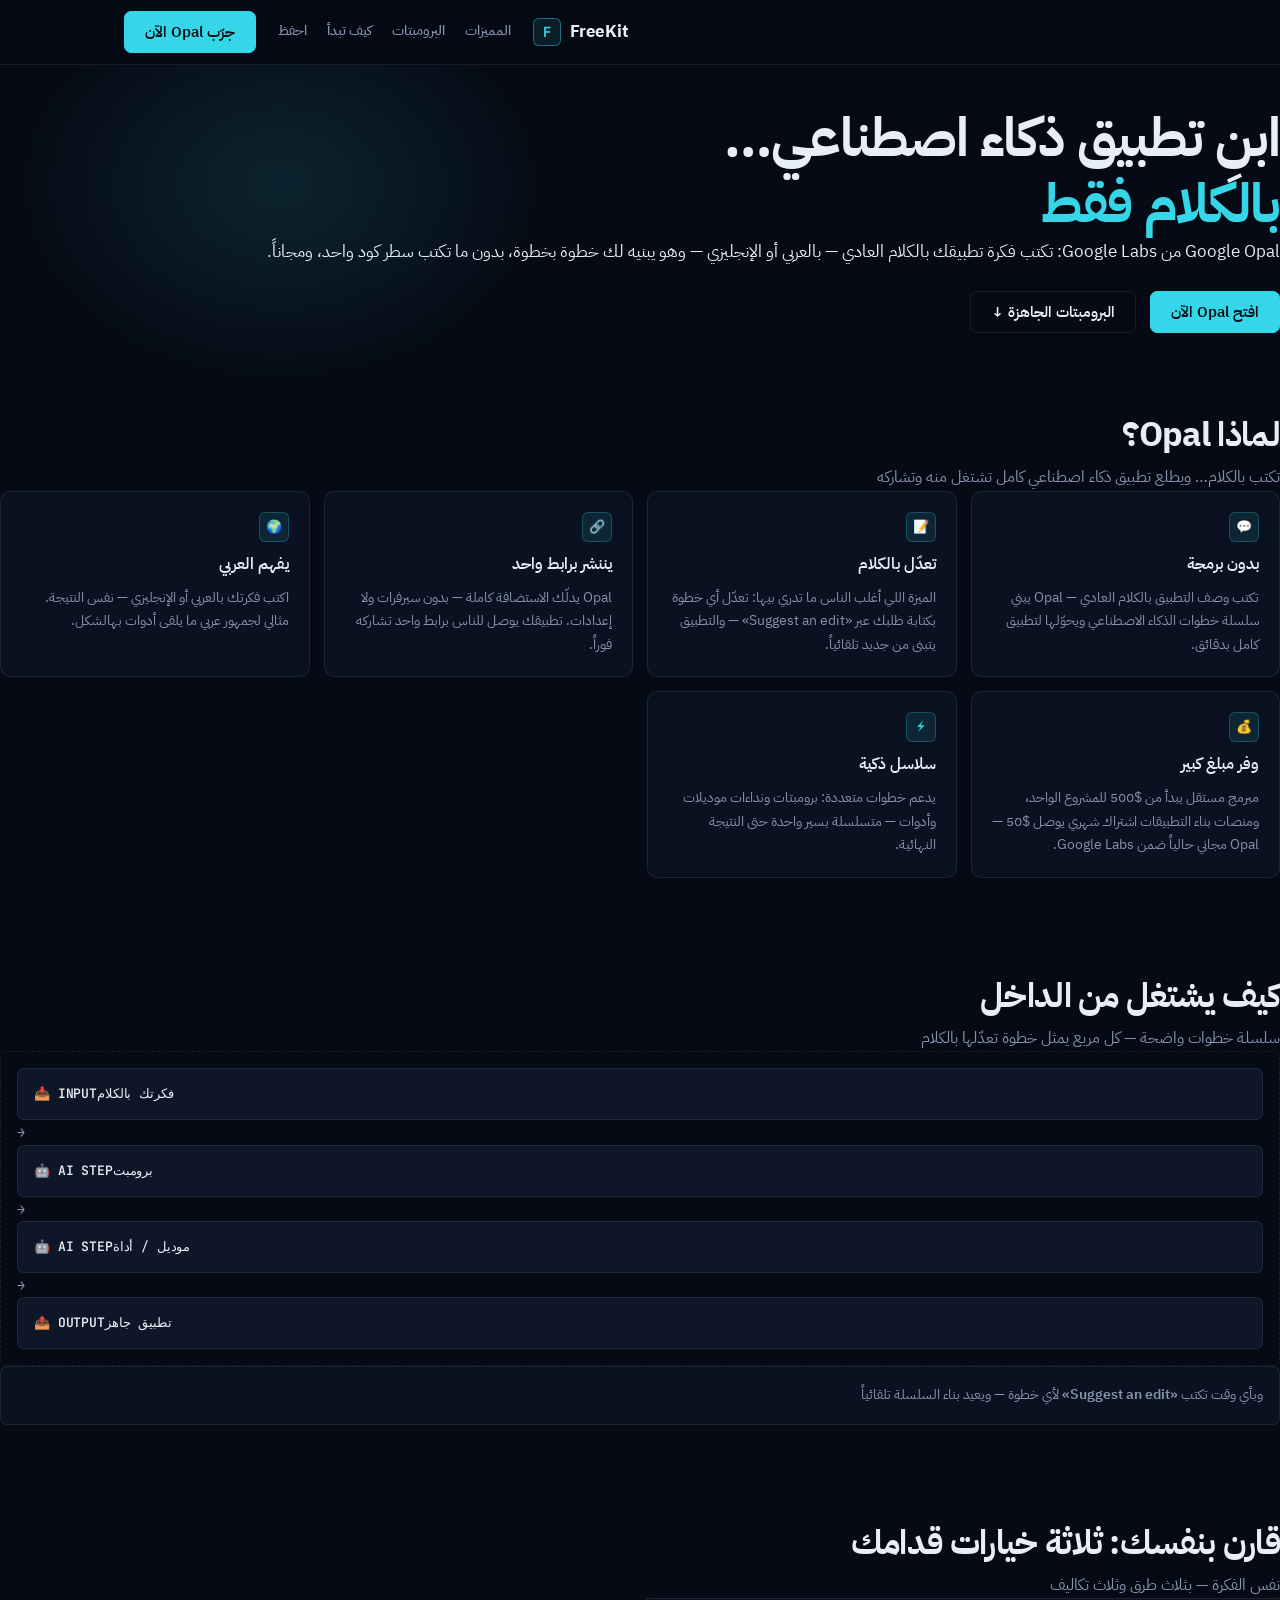
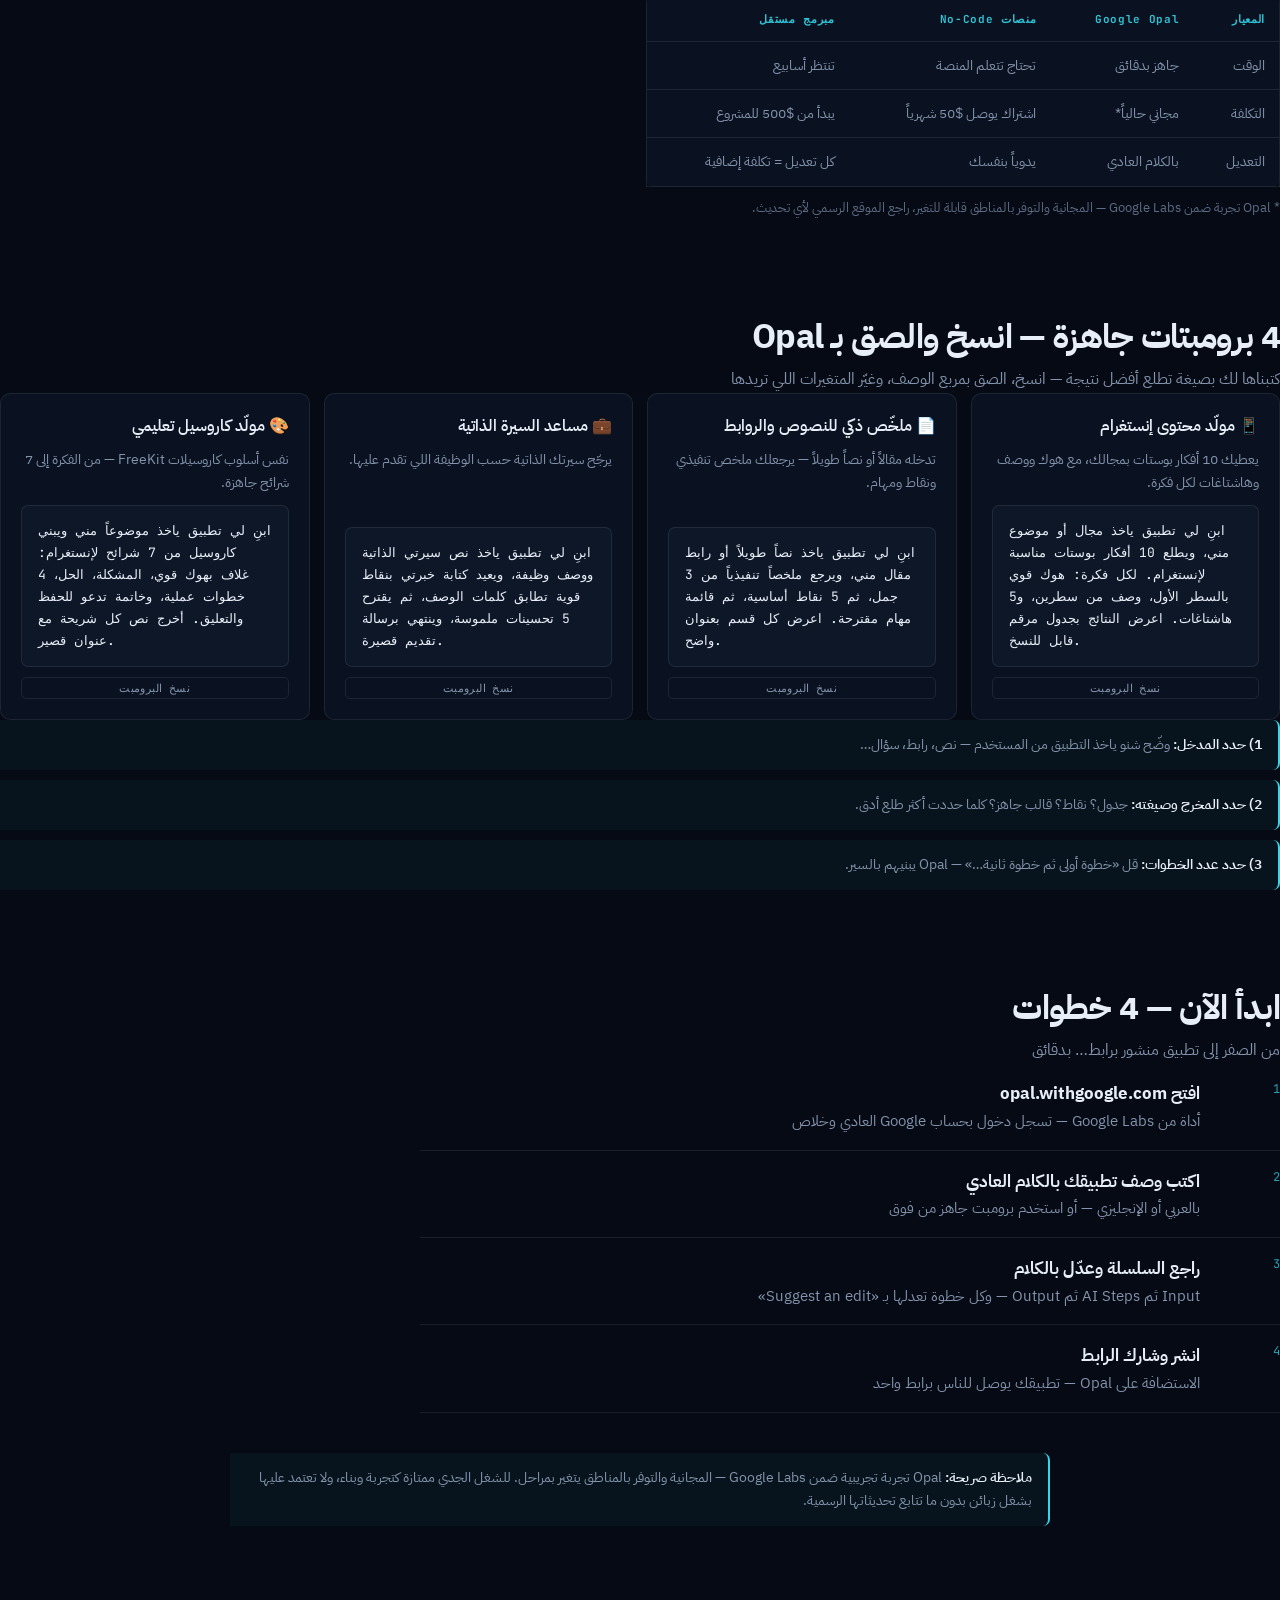
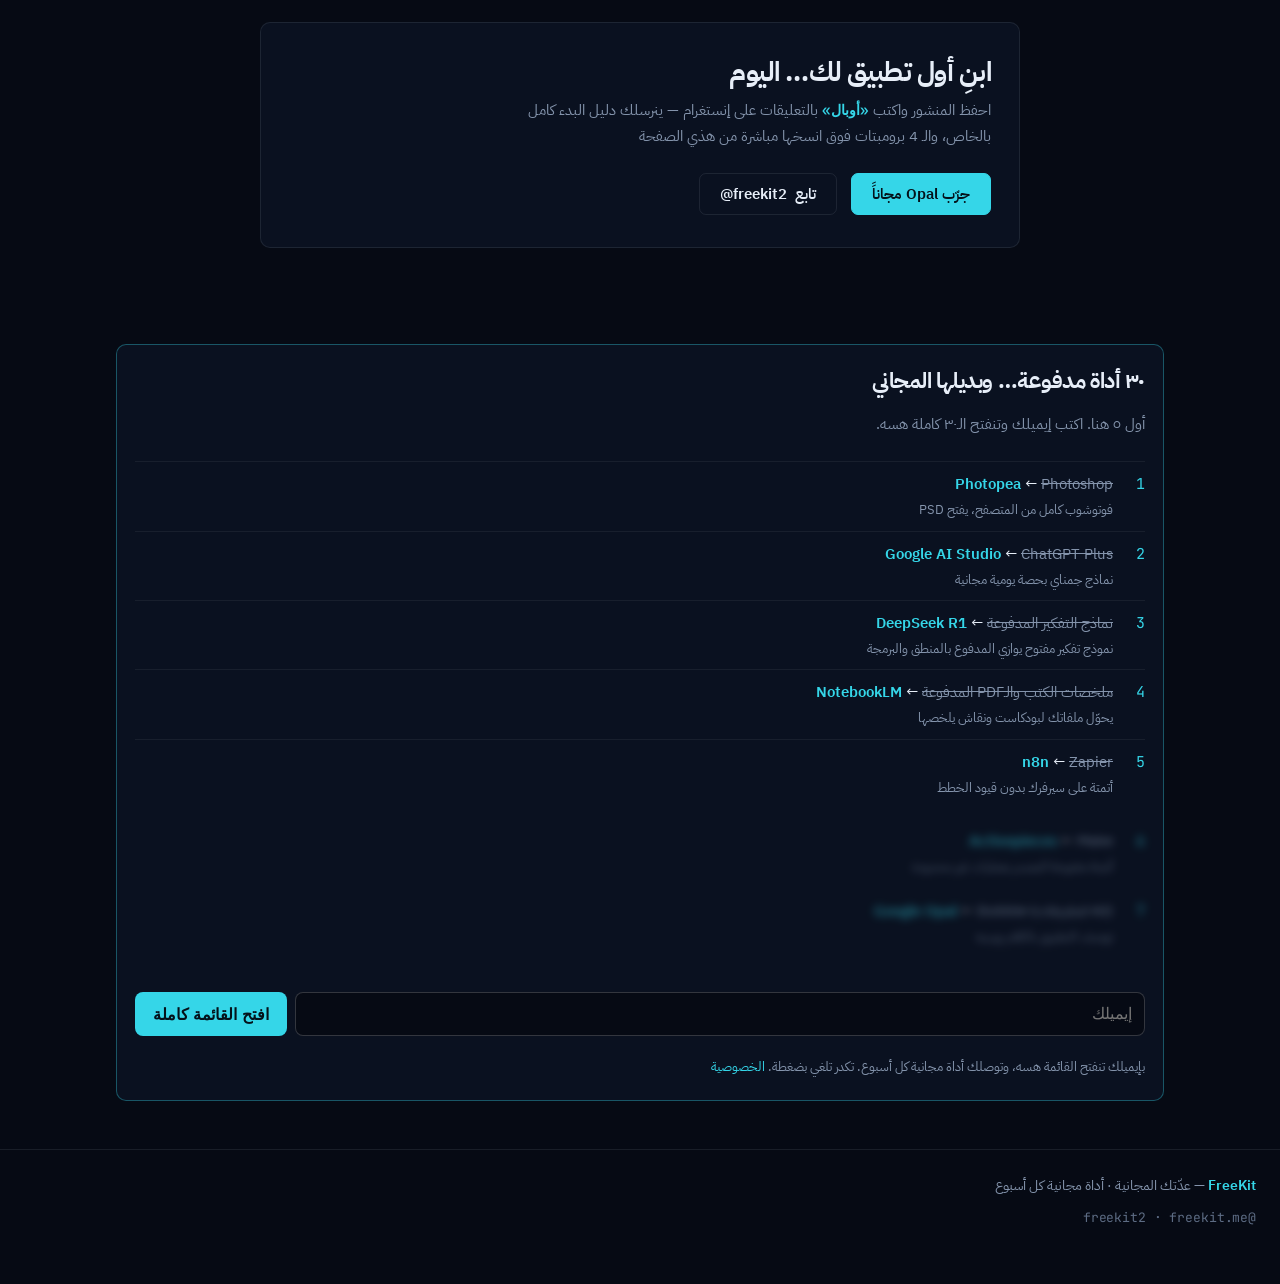
<file: opal.html>
<!doctype html>
<html lang="ar" dir="rtl">

<head>
    <meta charset="utf-8">
    <meta name="viewport" content="width=device-width, initial-scale=1">
    <title>FreeKit | Google Opal — ابنِ تطبيقات ذكاء اصطناعي بالكلام بدون كود</title>
    <meta name="description" content="Google Opal من Google Labs: تكتب فكرة تطبيقك بالكلام العادي — بالعربي أو الإنجليزي — وهو يبنيها خطوة بخطوة وينشرها برابط واحد، بدون سطر كود واحد. + 4 برومبتات جاهزة للنسخ.">
    <meta property="og:type" content="article">
    <meta property="og:url" content="https://freekit.me/opal.html">
    <meta property="og:title" content="Google Opal — ابنِ تطبيقات AI بالكلام فقط">
    <meta property="og:description" content="بدون كود · بالعربي أو الإنجليزي · تطبيقك يننشر برابط واحد — مجاناً ضمن Google Labs">
    <meta property="og:image" content="https://freekit.me/og-cover-opal.png">
    <meta name="twitter:card" content="summary_large_image">
    <meta name="twitter:title" content="Google Opal — ابنِ تطبيقات AI بالكلام فقط">
    <meta name="twitter:description" content="بدون كود · بالعربي أو الإنجليزي · برابط واحد">
    <meta name="twitter:image" content="https://freekit.me/og-cover-opal.png">
    <link rel="canonical" href="https://freekit.me/opal.html">

    <link rel="preconnect" href="https://fonts.googleapis.com">
    <link rel="preconnect" href="https://fonts.gstatic.com" crossorigin>
    <link href="https://fonts.googleapis.com/css2?family=IBM+Plex+Sans+Arabic:wght@400;500;600;700&family=JetBrains+Mono:wght@400;700&display=swap" rel="stylesheet">
    <link rel="stylesheet" href="/assets/v3.css?v=3">
        <link rel="icon" href='data:image/svg+xml,<svg xmlns="http://www.w3.org/2000/svg" viewBox="0 0 100 100"><rect width="100" height="100" rx="20" fill="%23060A14"/><text x="50" y="68" font-size="52" font-family="monospace" font-weight="bold" fill="%2335D6E8" text-anchor="middle">F</text></svg>'>

</head>

<body>
    <div id="progress" aria-hidden="true"></div>

    <header>
        <nav class="nav">
            <a class="logo" href="index.html"><span class="f">F</span><bdi>Free<span>Kit</span></bdi></a>
            <div class="nav-links">
                <a href="#features">المميزات</a>
                <a href="#prompts">البرومبتات</a>
                <a href="#steps">كيف تبدأ</a>
                <a href="#cta">احفظ</a>
            </div>
            <a class="btn btn-lime" href="https://opal.withgoogle.com" target="_blank" rel="noopener">جرّب Opal الآن</a>
        </nav>
    </header>

    <section class="hero">
        <h1>ابنِ تطبيق ذكاء اصطناعي…<br><span class="hl">بالكلام فقط</span></h1>
        <p>Google Opal من Google Labs: تكتب فكرة تطبيقك بالكلام العادي — بالعربي أو الإنجليزي — وهو يبنيه لك خطوة
            بخطوة، بدون ما تكتب سطر كود واحد، ومجاناً.</p>
        <div class="cta-row">
            <a class="btn btn-lime" href="https://opal.withgoogle.com" target="_blank" rel="noopener">افتح Opal الآن</a>
            <a class="btn btn-ghost" href="#prompts">البرومبتات الجاهزة ↓</a>
        </div>
    </section>

    <section class="sec" id="features">
        <h2 class="sec-title reveal">لماذا <bdi>Opal</bdi>؟</h2>
        <p class="sec-sub reveal">تكتب بالكلام… ويطلع تطبيق ذكاء اصطناعي كامل تشتغل منه وتشاركه</p>
        <div class="grid">
            <div class="card reveal">
                <div class="icon">💬</div>
                <h3>بدون برمجة</h3>
                <p>تكتب وصف التطبيق بالكلام العادي — Opal يبني سلسلة خطوات الذكاء الاصطناعي ويحوّلها لتطبيق كامل بدقائق.</p>
            </div>
            <div class="card reveal">
                <div class="icon">📝</div>
                <h3>تعدّل بالكلام</h3>
                <p>الميزة اللي أغلب الناس ما تدري بيها: تعدّل أي خطوة بكتابة طلبك عبر «Suggest an edit» — والتطبيق يتبنى من جديد تلقائياً.</p>
            </div>
            <div class="card reveal">
                <div class="icon">🔗</div>
                <h3>يننشر برابط واحد</h3>
                <p>Opal يدلّك الاستضافة كاملة — بدون سيرفرات ولا إعدادات. تطبيقك يوصل للناس برابط واحد تشاركه فوراً.</p>
            </div>
            <div class="card reveal">
                <div class="icon">🌍</div>
                <h3>يفهم العربي</h3>
                <p>اكتب فكرتك بالعربي أو الإنجليزي — نفس النتيجة. مثالي لجمهور عربي ما يلقى أدوات بهالشكل.</p>
            </div>
            <div class="card reveal">
                <div class="icon">💰</div>
                <h3>وفر مبلغ كبير</h3>
                <p>مبرمج مستقل يبدأ من $500 للمشروع الواحد، ومنصات بناء التطبيقات اشتراك شهري يوصل $50 — Opal مجاني حالياً ضمن Google Labs.</p>
            </div>
            <div class="card reveal">
                <div class="icon">⚡</div>
                <h3>سلاسل ذكية</h3>
                <p>يدعم خطوات متعددة: برومبتات ونداءات موديلات وأدوات — متسلسلة بسير واحدة حتى النتيجة النهائية.</p>
            </div>
        </div>
    </section>

    <section class="sec" id="preview">
        <h2 class="sec-title reveal">كيف يشتغل من الداخل</h2>
        <p class="sec-sub reveal">سلسلة خطوات واضحة — كل مربع يمثل خطوة تعدّلها بالكلام</p>
        <div class="wf mono reveal" dir="ltr">
            <div class="wf-box"><b>📥 INPUT</b><span>فكرتك بالكلام</span></div>
            <span class="arr">→</span>
            <div class="wf-box"><b>🤖 AI STEP</b><span>برومبت</span></div>
            <span class="arr">→</span>
            <div class="wf-box"><b>🤖 AI STEP</b><span>موديل / أداة</span></div>
            <span class="arr">→</span>
            <div class="wf-box"><b>📤 OUTPUT</b><span>تطبيق جاهز</span></div>
        </div>
        <p class="wf-note reveal">وبأي وقت تكتب <b>«Suggest an edit»</b> لأي خطوة — ويعيد بناء السلسلة تلقائياً</p>
    </section>

    <section class="sec" id="compare">
        <h2 class="sec-title reveal">قارن بنفسك: ثلاثة خيارات قدامك</h2>
        <p class="sec-sub reveal">نفس الفكرة — بثلاث طرق وثلاث تكاليف</p>
        <div class="cmp-wrap reveal">
            <table class="cmp">
                <thead>
                    <tr>
                        <th>المعيار</th>
                        <th>Google Opal</th>
                        <th>منصات No-Code</th>
                        <th>مبرمج مستقل</th>
                    </tr>
                </thead>
                <tbody>
                    <tr>
                        <td>الوقت</td>
                        <td>جاهز بدقائق</td>
                        <td>تحتاج تتعلم المنصة</td>
                        <td>تنتظر أسابيع</td>
                    </tr>
                    <tr>
                        <td>التكلفة</td>
                        <td>مجاني حالياً*</td>
                        <td>اشتراك يوصل $50 شهرياً</td>
                        <td>يبدأ من $500 للمشروع</td>
                    </tr>
                    <tr>
                        <td>التعديل</td>
                        <td>بالكلام العادي</td>
                        <td>يدوياً بنفسك</td>
                        <td>كل تعديل = تكلفة إضافية</td>
                    </tr>
                </tbody>
            </table>
        </div>
        <p class="cmp-note reveal">* Opal تجربة ضمن Google Labs — المجانية والتوفر بالمناطق قابلة للتغير، راجع الموقع الرسمي لأي تحديث.</p>
    </section>

    <section class="sec" id="prompts">
        <h2 class="sec-title reveal">4 برومبتات جاهزة — انسخ والصق بـ Opal</h2>
        <p class="sec-sub reveal">كتبناها لك بصيغة تطلع أفضل نتيجة — انسخ، الصق بمربع الوصف، وغيّر المتغيرات اللي تريدها</p>
        <div class="pgrid">
            <div class="pcard reveal">
                <h3>📱 مولّد محتوى إنستغرام</h3>
                <p class="pdesc">يعطيك 10 أفكار بوستات بمجالك، مع هوك ووصف وهاشتاغات لكل فكرة.</p>
                <div class="pbox" id="pr1">ابنِ لي تطبيق ياخذ مجال أو موضوع مني، ويطلع 10 أفكار بوستات مناسبة لإنستغرام. لكل فكرة: هوك قوي بالسطر الأول، وصف من سطرين، و5 هاشتاغات. اعرض النتائج بجدول مرقم قابل للنسخ.</div>
                <button class="copy-btn" type="button" data-target="pr1">نسخ البرومبت</button>
            </div>
            <div class="pcard reveal">
                <h3>📄 ملخّص ذكي للنصوص والروابط</h3>
                <p class="pdesc">تدخله مقالاً أو نصاً طويلاً — يرجعلك ملخص تنفيذي ونقاط ومهام.</p>
                <div class="pbox" id="pr2">ابنِ لي تطبيق ياخذ نصاً طويلاً أو رابط مقال مني، ويرجع ملخصاً تنفيذياً من 3 جمل، ثم 5 نقاط أساسية، ثم قائمة مهام مقترحة. اعرض كل قسم بعنوان واضح.</div>
                <button class="copy-btn" type="button" data-target="pr2">نسخ البرومبت</button>
            </div>
            <div class="pcard reveal">
                <h3>💼 مساعد السيرة الذاتية</h3>
                <p class="pdesc">يرجّح سيرتك الذاتية حسب الوظيفة اللي تقدم عليها.</p>
                <div class="pbox" id="pr3">ابنِ لي تطبيق ياخذ نص سيرتي الذاتية ووصف وظيفة، ويعيد كتابة خبرتي بنقاط قوية تطابق كلمات الوصف، ثم يقترح 5 تحسينات ملموسة، وينتهي برسالة تقديم قصيرة.</div>
                <button class="copy-btn" type="button" data-target="pr3">نسخ البرومبت</button>
            </div>
            <div class="pcard reveal">
                <h3>🎨 مولّد كاروسيل تعليمي</h3>
                <p class="pdesc">نفس أسلوب كاروسيلات FreeKit — من الفكرة إلى 7 شرائح جاهزة.</p>
                <div class="pbox" id="pr4">ابنِ لي تطبيق ياخذ موضوعاً مني ويبني كاروسيل من 7 شرائح لإنستغرام: غلاف بهوك قوي، المشكلة، الحل، 4 خطوات عملية، وخاتمة تدعو للحفظ والتعليق. أخرج نص كل شريحة مع عنوان قصير.</div>
                <button class="copy-btn" type="button" data-target="pr4">نسخ البرومبت</button>
            </div>
        </div>
        <div class="tips">
            <div class="tip reveal"><b>1) حدد المدخل:</b> وضّح شنو ياخذ التطبيق من المستخدم — نص، رابط، سؤال…</div>
            <div class="tip reveal"><b>2) حدد المخرج وصيغته:</b> جدول؟ نقاط؟ قالب جاهز؟ كلما حددت أكثر طلع أدق.</div>
            <div class="tip reveal"><b>3) حدد عدد الخطوات:</b> قل «خطوة أولى ثم خطوة ثانية…» — Opal يبنيهم بالسير.</div>
        </div>
    </section>

    <section class="sec" id="steps">
        <h2 class="sec-title reveal">ابدأ الآن — 4 خطوات</h2>
        <p class="sec-sub reveal">من الصفر إلى تطبيق منشور برابط… بدقائق</p>
        <div class="steps">
            <div class="step reveal">
                <div class="num">1</div>
                <div>
                    <h4>افتح opal.withgoogle.com</h4>
                    <p>أداة من Google Labs — تسجل دخول بحساب Google العادي وخلاص</p>
                </div>
            </div>
            <div class="step reveal">
                <div class="num">2</div>
                <div>
                    <h4>اكتب وصف تطبيقك بالكلام العادي</h4>
                    <p>بالعربي أو الإنجليزي — أو استخدم برومبت جاهز من فوق</p>
                </div>
            </div>
            <div class="step reveal">
                <div class="num">3</div>
                <div>
                    <h4>راجع السلسلة وعدّل بالكلام</h4>
                    <p>Input ثم AI Steps ثم Output — وكل خطوة تعدلها بـ «Suggest an edit»</p>
                </div>
            </div>
            <div class="step reveal">
                <div class="num">4</div>
                <div>
                    <h4>انشر وشارك الرابط</h4>
                    <p>الاستضافة على Opal — تطبيقك يوصل للناس برابط واحد</p>
                </div>
            </div>
        </div>
        <div style="max-width:820px;margin:40px auto 0" class="reveal">
            <div class="note"><b>ملاحظة صريحة:</b> Opal تجربة تجريبية ضمن Google Labs — المجانية والتوفر بالمناطق يتغير
                بمراحل. للشغل الجدي ممتازة كتجربة وبناء، ولا تعتمد عليها بشغل زبائن بدون ما تتابع تحديثاتها الرسمية.</div>
        </div>
    </section>

    <section class="sec" id="cta">
        <div class="cta-box reveal">
            <h2>ابنِ أول تطبيق لك… اليوم</h2>
            <p>احفظ المنشور واكتب <span class="handle">«أوبال»</span> بالتعليقات على إنستغرام — ينرسلك دليل البدء كامل
                بالخاص، والـ 4 برومبتات فوق انسخها مباشرة من هذي الصفحة</p>
            <div class="cta-row">
                <a class="btn btn-lime" href="https://opal.withgoogle.com" target="_blank" rel="noopener">جرّب Opal مجاناً</a>
                <a class="btn btn-ghost"
                    href="https://www.instagram.com/freekit2?igsi=MTd0MGFwcDRiYTl2cQ==" target="_blank"
                    rel="noopener">تابع <bdi>@freekit2</bdi></a>
            </div>
        </div>
    </section>

    <footer>
        <p><span class="brand">FreeKit</span> — عدّتك المجانية · أداة مجانية كل أسبوع</p>
        <p class="mono" style="margin-top:8px;font-size:13px">@freekit2 · freekit.me</p>
    </footer>

    <script>
        (function () {
            "use strict";
            var els = document.querySelectorAll('.reveal');
            var showAll = function () {els.forEach(function (el) {el.classList.add('on');});};
            if ('IntersectionObserver' in window) {
                var io = new IntersectionObserver(function (es) {
                    es.forEach(function (e) {if (e.isIntersecting) {e.target.classList.add('on'); io.unobserve(e.target);} });
                }, {threshold: .12});
                els.forEach(function (el) {io.observe(el);});
                setTimeout(showAll, 2000);
            } else {showAll();}
            window.addEventListener('beforeprint', showAll);

            document.querySelectorAll('.grid,.pgrid,.steps,.tips').forEach(function (g) {
                Array.prototype.forEach.call(g.children, function (c, i) {
                    if (c.classList && c.classList.contains('reveal')) {c.style.transitionDelay = (i * 70) + 'ms';}
                });
            });

            var bar = document.getElementById('progress');
            function onScroll() {
                var h = document.documentElement;
                var max = h.scrollHeight - h.clientHeight;
                if (bar) {bar.style.width = (max > 0 ? (h.scrollTop / max) * 100 : 0) + '%';}
            }
            window.addEventListener('scroll', onScroll, {passive: true});
            onScroll();

            document.querySelectorAll('.card,.pcard').forEach(function (el) {
                el.addEventListener('pointermove', function (e) {
                    var r = el.getBoundingClientRect();
                    el.style.setProperty('--mx', (e.clientX - r.left) + 'px');
                    el.style.setProperty('--my', (e.clientY - r.top) + 'px');
                });
            });

            function copyText(txt, ok) {
                function fallback() {
                    var ta = document.createElement('textarea'); ta.value = txt; ta.style.position = 'fixed'; ta.style.opacity = '0';
                    document.body.appendChild(ta); ta.select();
                    try {document.execCommand('copy'); ok();} catch (e) { }
                    document.body.removeChild(ta);
                }
                if (navigator.clipboard && navigator.clipboard.writeText) {
                    navigator.clipboard.writeText(txt).then(ok).catch(fallback);
                } else {fallback();}
            }
            document.querySelectorAll('.copy-btn').forEach(function (btn) {
                btn.addEventListener('click', function () {
                    var box = document.getElementById(btn.getAttribute('data-target'));
                    var txt = box ? box.textContent.trim() : '';
                    copyText(txt, function () {
                        var old = btn.textContent;
                        btn.textContent = 'تم النسخ ✓';
                        setTimeout(function () {btn.textContent = old;}, 1800);
                    });
                });
            });
        })();
    </script>
    <!-- Cloudflare Web Analytics --><script type='module' src='https://static.cloudflareinsights.com/beacon.min.js' data-cf-beacon='{"token": "683ccbc99e364fae99ee72bb82c2fb21"}'></script><!-- End Cloudflare Web Analytics -->
    <script src="/assets/track.js" defer></script>
</body>

</html>
</file>
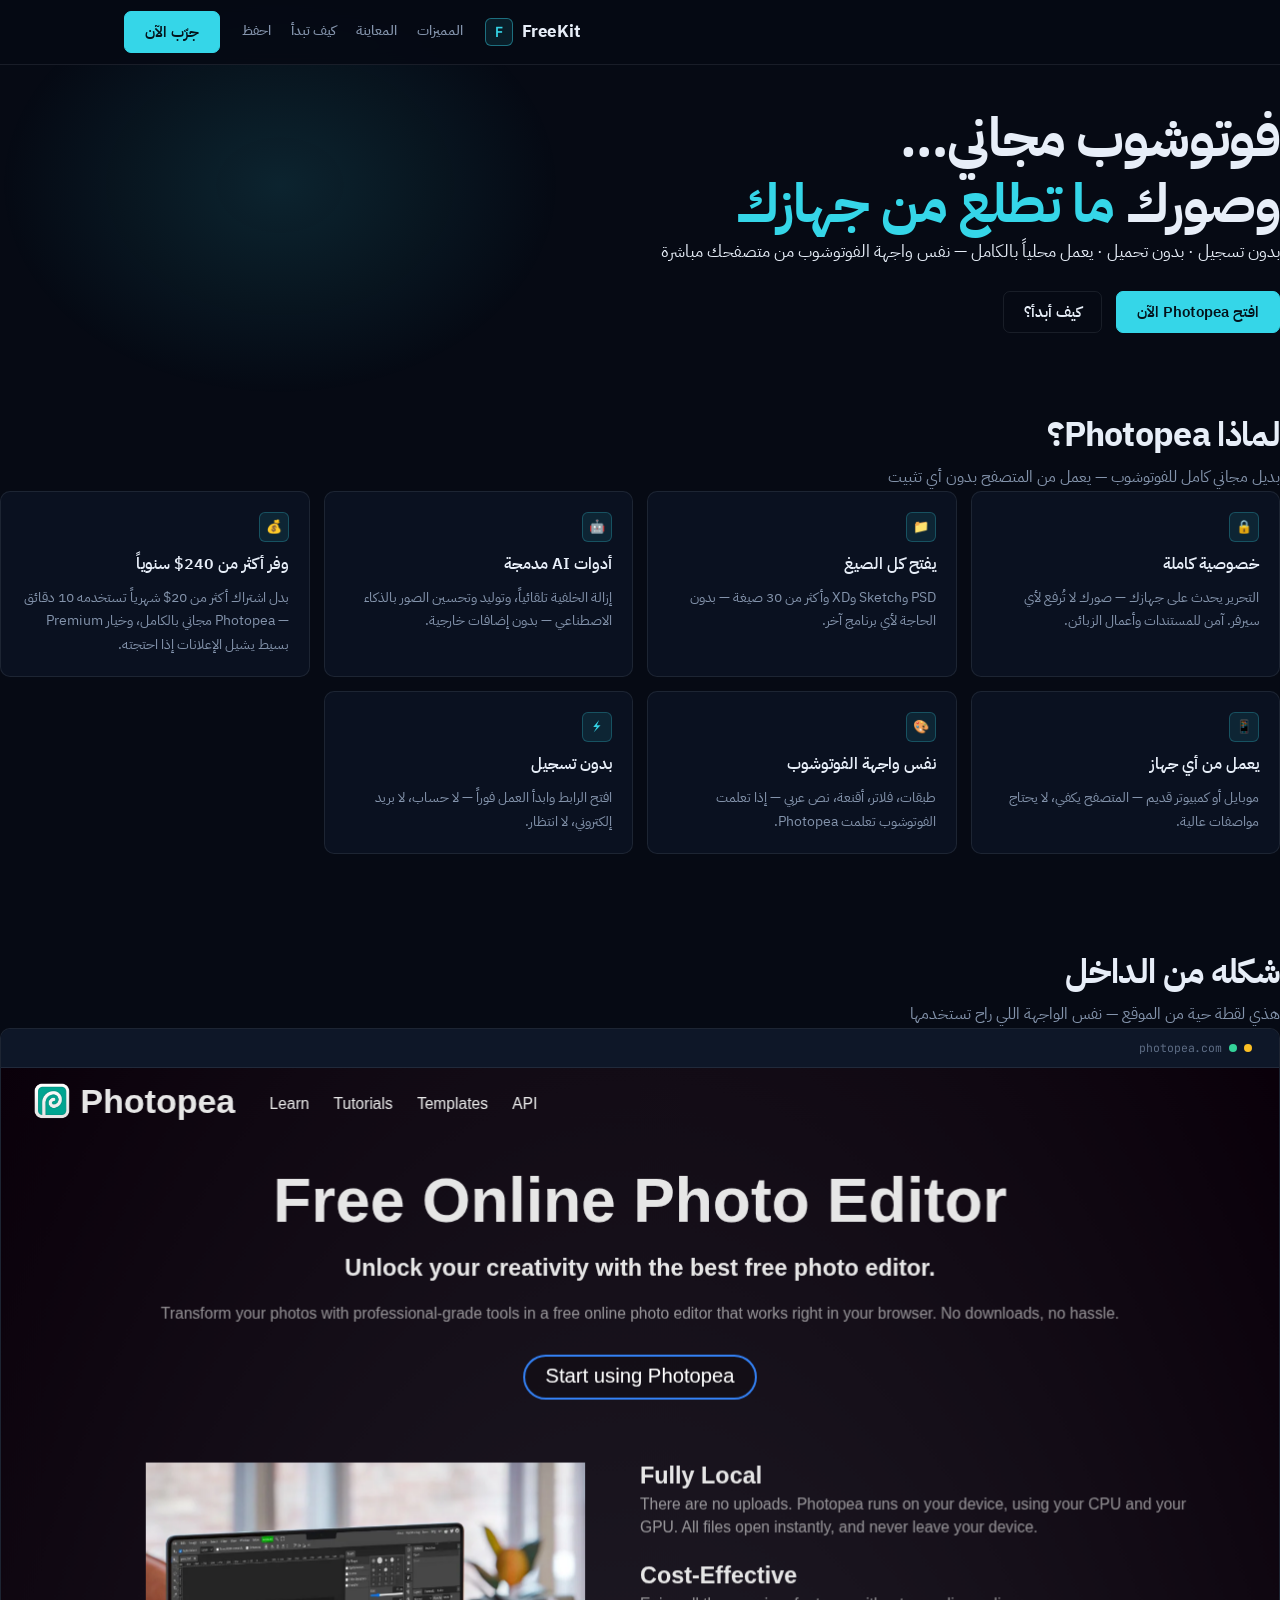
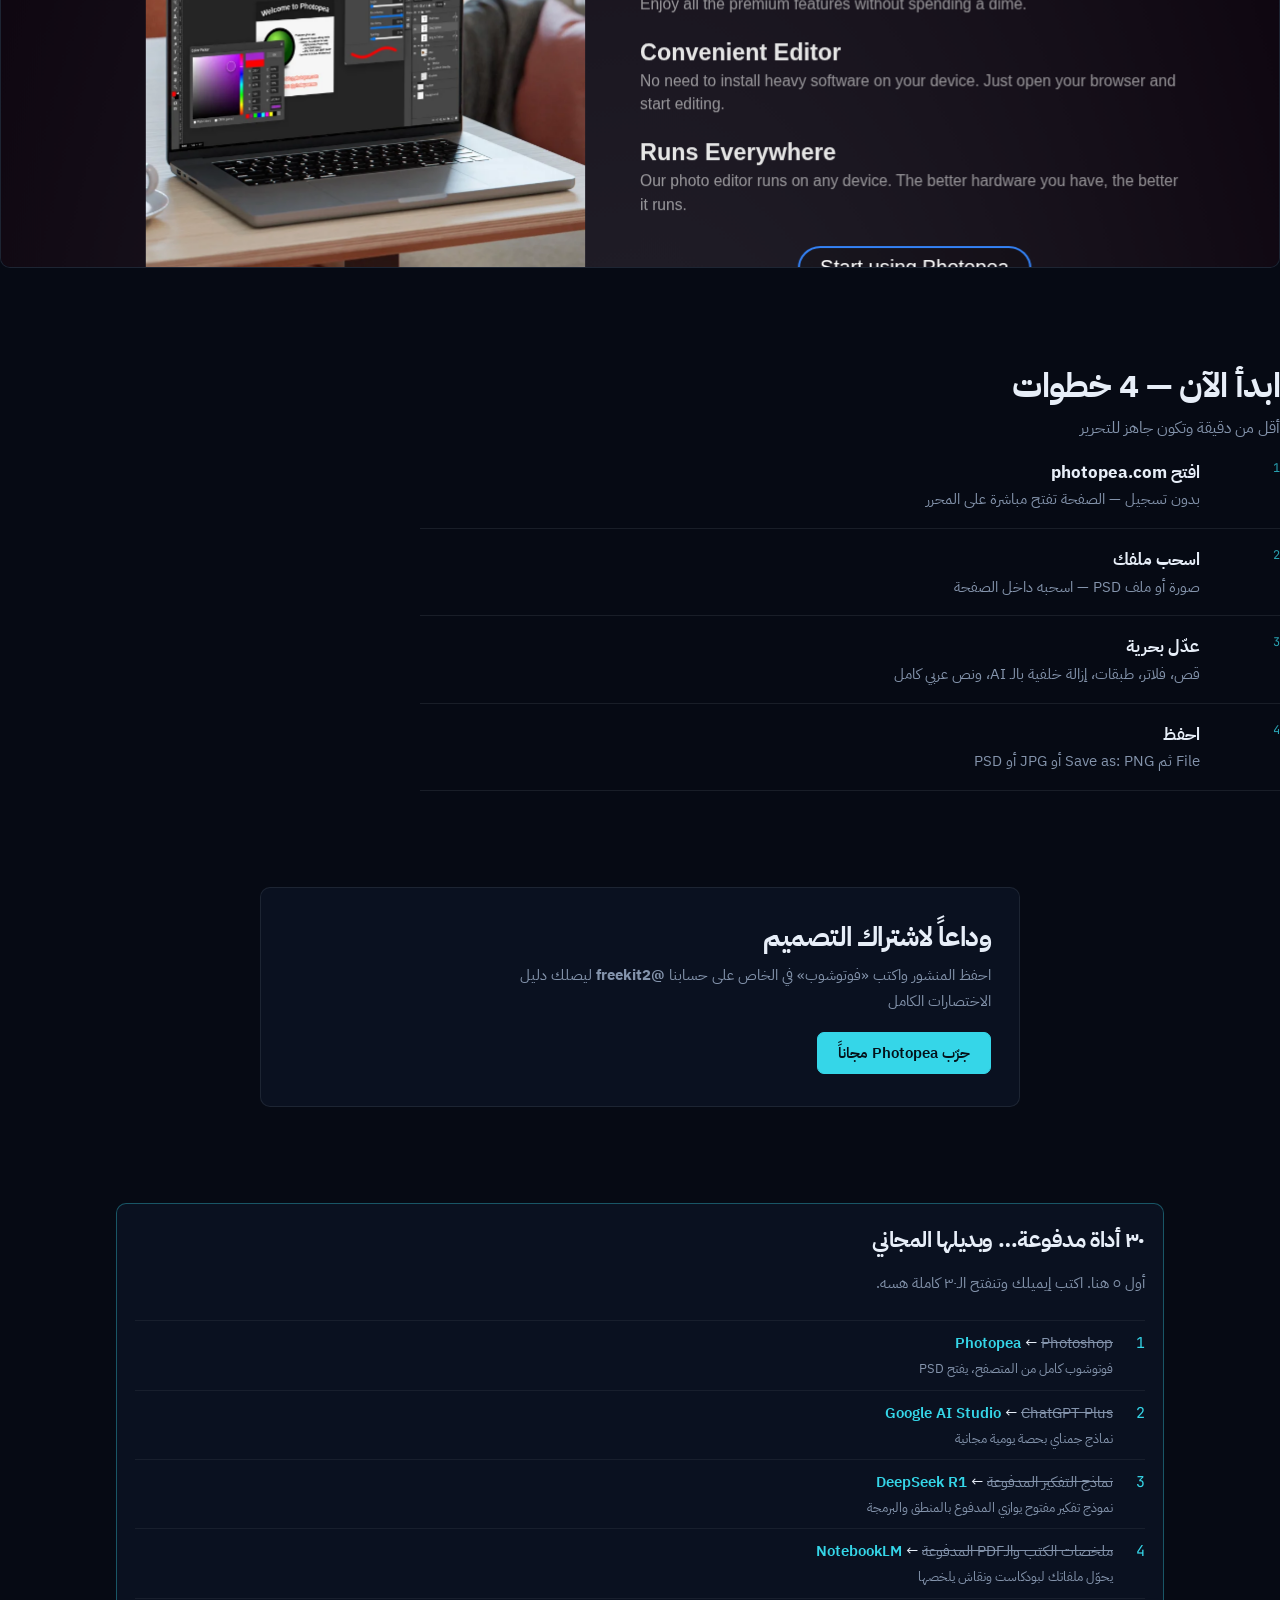
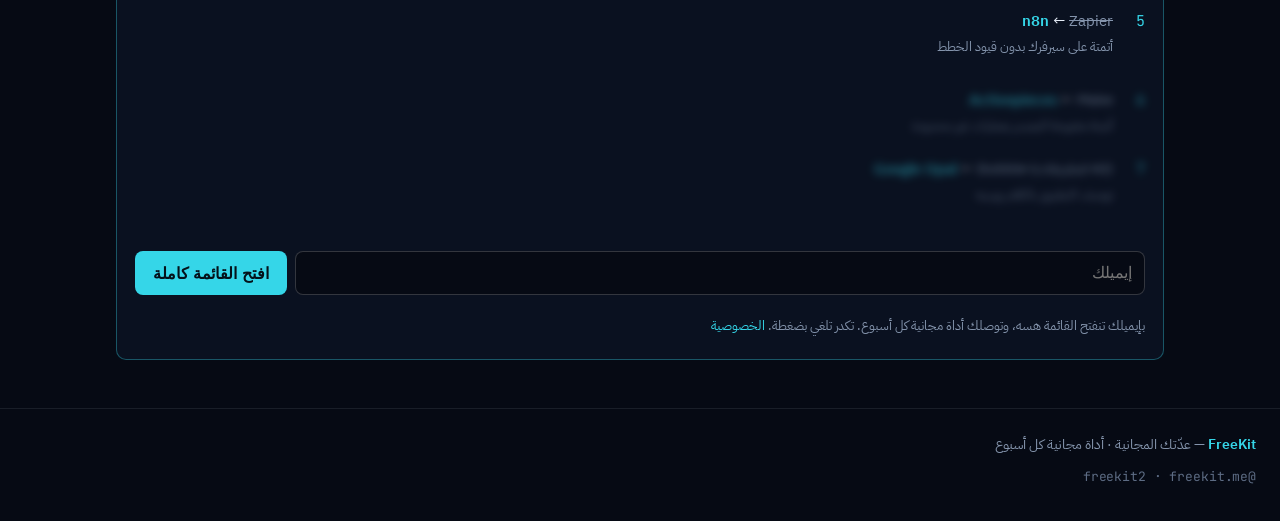
<file: photopea.html>
<!doctype html>
<html lang="ar" dir="rtl">

<head>
    <meta charset="utf-8">
    <meta name="viewport" content="width=device-width, initial-scale=1">
    <title>FreeKit | Photopea — فوتوشوب كامل مجاناً من المتصفح</title>
    <meta name="description" content="Photopea بديل الفوتوشوب المجاني: يعمل محلياً 100%، يفتح ملفات PSD وSketch وXD، يدعم أدوات الذكاء الاصطناعي، وبدون تسجيل أو رفع ملفاتك لسيرفرات خارجية.">
    <meta property="og:type" content="article">
    <meta property="og:url" content="https://freekit.me/photopea.html">
    <meta property="og:title" content="Photopea — فوتوشوب مجاني يعمل محلياً">
    <meta property="og:description" content="بدون تسجيل · بدون تحميل · أدوات AI مدمجة · صورك لا تترك جهازك أبداً">
    <meta property="og:image" content="https://freekit.me/og-cover-photopea.png">
    <meta name="twitter:card" content="summary_large_image">
    <meta name="twitter:title" content="Photopea — فوتوشوب مجاني محلي">
    <meta name="twitter:description" content="بديل فوتوشوب كامل من المتصفح بدون اشتراك">
    <meta name="twitter:image" content="https://freekit.me/og-cover-photopea.png">
    <link rel="canonical" href="https://freekit.me/photopea.html">

    <link rel="preconnect" href="https://fonts.googleapis.com">
    <link rel="preconnect" href="https://fonts.gstatic.com" crossorigin>
    <link href="https://fonts.googleapis.com/css2?family=IBM+Plex+Sans+Arabic:wght@400;500;600;700&family=JetBrains+Mono:wght@400;700&display=swap" rel="stylesheet">
    <link rel="stylesheet" href="/assets/v3.css?v=3">
        <link rel="icon" href='data:image/svg+xml,<svg xmlns="http://www.w3.org/2000/svg" viewBox="0 0 100 100"><rect width="100" height="100" rx="20" fill="%23060A14"/><text x="50" y="68" font-size="52" font-family="monospace" font-weight="bold" fill="%2335D6E8" text-anchor="middle">F</text></svg>'>

</head>

<body>
    <div id="progress" aria-hidden="true"></div>

    <header>
        <nav class="nav">
            <a class="logo" href="index.html"><span class="f">F</span><bdi>Free<span>Kit</span></bdi></a>
            <div class="nav-links">
                <a href="#features">المميزات</a>
                <a href="#preview">المعاينة</a>
                <a href="#steps">كيف تبدأ</a>
                <a href="#cta">احفظ</a>
            </div>
            <a class="btn btn-lime" href="https://www.photopea.com" target="_blank" rel="noopener">جرّب الآن</a>
        </nav>
    </header>

    <section class="hero">
        <h1>فوتوشوب مجاني…<br>وصورك <span class="hl">ما تطلع من جهازك</span></h1>
        <p>بدون تسجيل · بدون تحميل · يعمل محلياً بالكامل — نفس واجهة الفوتوشوب من متصفحك مباشرة</p>
        <div class="cta-row">
            <a class="btn btn-lime" href="https://www.photopea.com" target="_blank" rel="noopener">افتح Photopea
                الآن</a>
            <a class="btn btn-ghost" href="#steps">كيف أبدأ؟</a>
        </div>
    </section>

    <section class="sec" id="features">
        <h2 class="sec-title reveal">لماذا <bdi>Photopea</bdi>؟</h2>
        <p class="sec-sub reveal">بديل مجاني كامل للفوتوشوب — يعمل من المتصفح بدون أي تثبيت</p>
        <div class="grid">
            <div class="card reveal">
                <div class="icon">🔒</div>
                <h3>خصوصية كاملة</h3>
                <p>التحرير يحدث على جهازك — صورك لا تُرفع لأي سيرفر. آمن للمستندات وأعمال الزبائن.</p>
            </div>
            <div class="card reveal">
                <div class="icon">📁</div>
                <h3>يفتح كل الصيغ</h3>
                <p>PSD و<bdi>Sketch</bdi> و<bdi>XD</bdi> وأكثر من 30 صيغة — بدون الحاجة لأي برنامج آخر.</p>
            </div>
            <div class="card reveal">
                <div class="icon">🤖</div>
                <h3>أدوات AI مدمجة</h3>
                <p>إزالة الخلفية تلقائياً، وتوليد وتحسين الصور بالذكاء الاصطناعي — بدون إضافات خارجية.</p>
            </div>
            <div class="card reveal">
                <div class="icon">💰</div>
                <h3>وفر أكثر من 240$ سنوياً</h3>
                <p>بدل اشتراك أكثر من 20$ شهرياً تستخدمه 10 دقائق — Photopea مجاني بالكامل، وخيار Premium بسيط يشيل
                    الإعلانات إذا احتجته.</p>
            </div>
            <div class="card reveal">
                <div class="icon">📱</div>
                <h3>يعمل من أي جهاز</h3>
                <p>موبايل أو كمبيوتر قديم — المتصفح يكفي، لا يحتاج مواصفات عالية.</p>
            </div>
            <div class="card reveal">
                <div class="icon">🎨</div>
                <h3>نفس واجهة الفوتوشوب</h3>
                <p>طبقات، فلاتر، أقنعة، نص عربي — إذا تعلمت الفوتوشوب تعلمت Photopea.</p>
            </div>
            <div class="card reveal">
                <div class="icon">⚡</div>
                <h3>بدون تسجيل</h3>
                <p>افتح الرابط وابدأ العمل فوراً — لا حساب، لا بريد إلكتروني، لا انتظار.</p>
            </div>
        </div>
    </section>

    <section class="sec" id="preview">
        <h2 class="sec-title reveal">شكله من الداخل</h2>
        <p class="sec-sub reveal">هذي لقطة حية من الموقع — نفس الواجهة اللي راح تستخدمها</p>
        <div class="shot-wrap reveal">
            <div class="shot-bar">
                <span class="dot" style="background:var(--red)"></span>
                <span class="dot" style="background:#FBBF24"></span>
                <span class="dot" style="background:#34D399"></span>
                <span class="url mono">photopea.com</span>
            </div>
            <img src="photopea_live.jpg" alt="Photopea live screenshot" loading="lazy" style="width:100%;display:block">
        </div>
    </section>

    <section class="sec" id="steps">
        <h2 class="sec-title reveal">ابدأ الآن — 4 خطوات</h2>
        <p class="sec-sub reveal">أقل من دقيقة وتكون جاهز للتحرير</p>
        <div class="steps">
            <div class="step reveal">
                <div class="num">1</div>
                <div>
                    <h4>افتح photopea.com</h4>
                    <p>بدون تسجيل — الصفحة تفتح مباشرة على المحرر</p>
                </div>
            </div>
            <div class="step reveal">
                <div class="num">2</div>
                <div>
                    <h4>اسحب ملفك</h4>
                    <p>صورة أو ملف PSD — اسحبه داخل الصفحة</p>
                </div>
            </div>
            <div class="step reveal">
                <div class="num">3</div>
                <div>
                    <h4>عدّل بحرية</h4>
                    <p>قص، فلاتر، طبقات، إزالة خلفية بالـ <bdi>AI</bdi>، ونص عربي كامل</p>
                </div>
            </div>
            <div class="step reveal">
                <div class="num">4</div>
                <div>
                    <h4>احفظ</h4>
                    <p>File ثم Save as: PNG أو JPG أو PSD</p>
                </div>
            </div>
        </div>
    </section>

    <section class="sec" id="cta">
        <div class="cta-box reveal">
            <h2>وداعاً لاشتراك التصميم</h2>
            <p>احفظ المنشور واكتب «فوتوشوب» في الخاص على حسابنا <a
                    href="https://www.instagram.com/freekit2?igsi=MTd0MGFwcDRiYTl2cQ==" target="_blank" rel="noopener"
                    style="color:var(--lime);text-decoration:none;font-weight:700">@freekit2</a> ليصلك دليل الاختصارات
                الكامل</p>
            <a class="btn btn-lime" href="https://www.photopea.com" target="_blank" rel="noopener">جرّب Photopea
                مجاناً</a>
        </div>
    </section>

    <footer>
        <p><span class="brand">FreeKit</span> — عدّتك المجانية · أداة مجانية كل أسبوع</p>
        <p class="mono" style="margin-top:8px;font-size:13px">@freekit2 · freekit.me</p>
    </footer>

    <script>
        (function () {
            "use strict";
            var els = document.querySelectorAll('.reveal');
            var showAll = function () {els.forEach(function (el) {el.classList.add('on');});};
            if ('IntersectionObserver' in window) {
                var io = new IntersectionObserver(function (es) {
                    es.forEach(function (e) {if (e.isIntersecting) {e.target.classList.add('on'); io.unobserve(e.target);} });
                }, {threshold: .12});
                els.forEach(function (el) {io.observe(el);});
                setTimeout(showAll, 2000);
            } else {showAll();}
            window.addEventListener('beforeprint', showAll);

            document.querySelectorAll('.grid,.steps').forEach(function (g) {
                Array.prototype.forEach.call(g.children, function (c, i) {
                    if (c.classList && c.classList.contains('reveal')) {c.style.transitionDelay = (i * 70) + 'ms';}
                });
            });

            var bar = document.getElementById('progress');
            function onScroll() {
                var h = document.documentElement;
                var max = h.scrollHeight - h.clientHeight;
                if (bar) {bar.style.width = (max > 0 ? (h.scrollTop / max) * 100 : 0) + '%';}
            }
            window.addEventListener('scroll', onScroll, {passive: true});
            onScroll();

            document.querySelectorAll('.card').forEach(function (el) {
                el.addEventListener('pointermove', function (e) {
                    var r = el.getBoundingClientRect();
                    el.style.setProperty('--mx', (e.clientX - r.left) + 'px');
                    el.style.setProperty('--my', (e.clientY - r.top) + 'px');
                });
            });
        })();
    </script>
    <!-- Cloudflare Web Analytics --><script type='module' src='https://static.cloudflareinsights.com/beacon.min.js' data-cf-beacon='{"token": "683ccbc99e364fae99ee72bb82c2fb21"}'></script><!-- End Cloudflare Web Analytics -->
    <script src="/assets/track.js" defer></script>
</body>

</html>
</file>
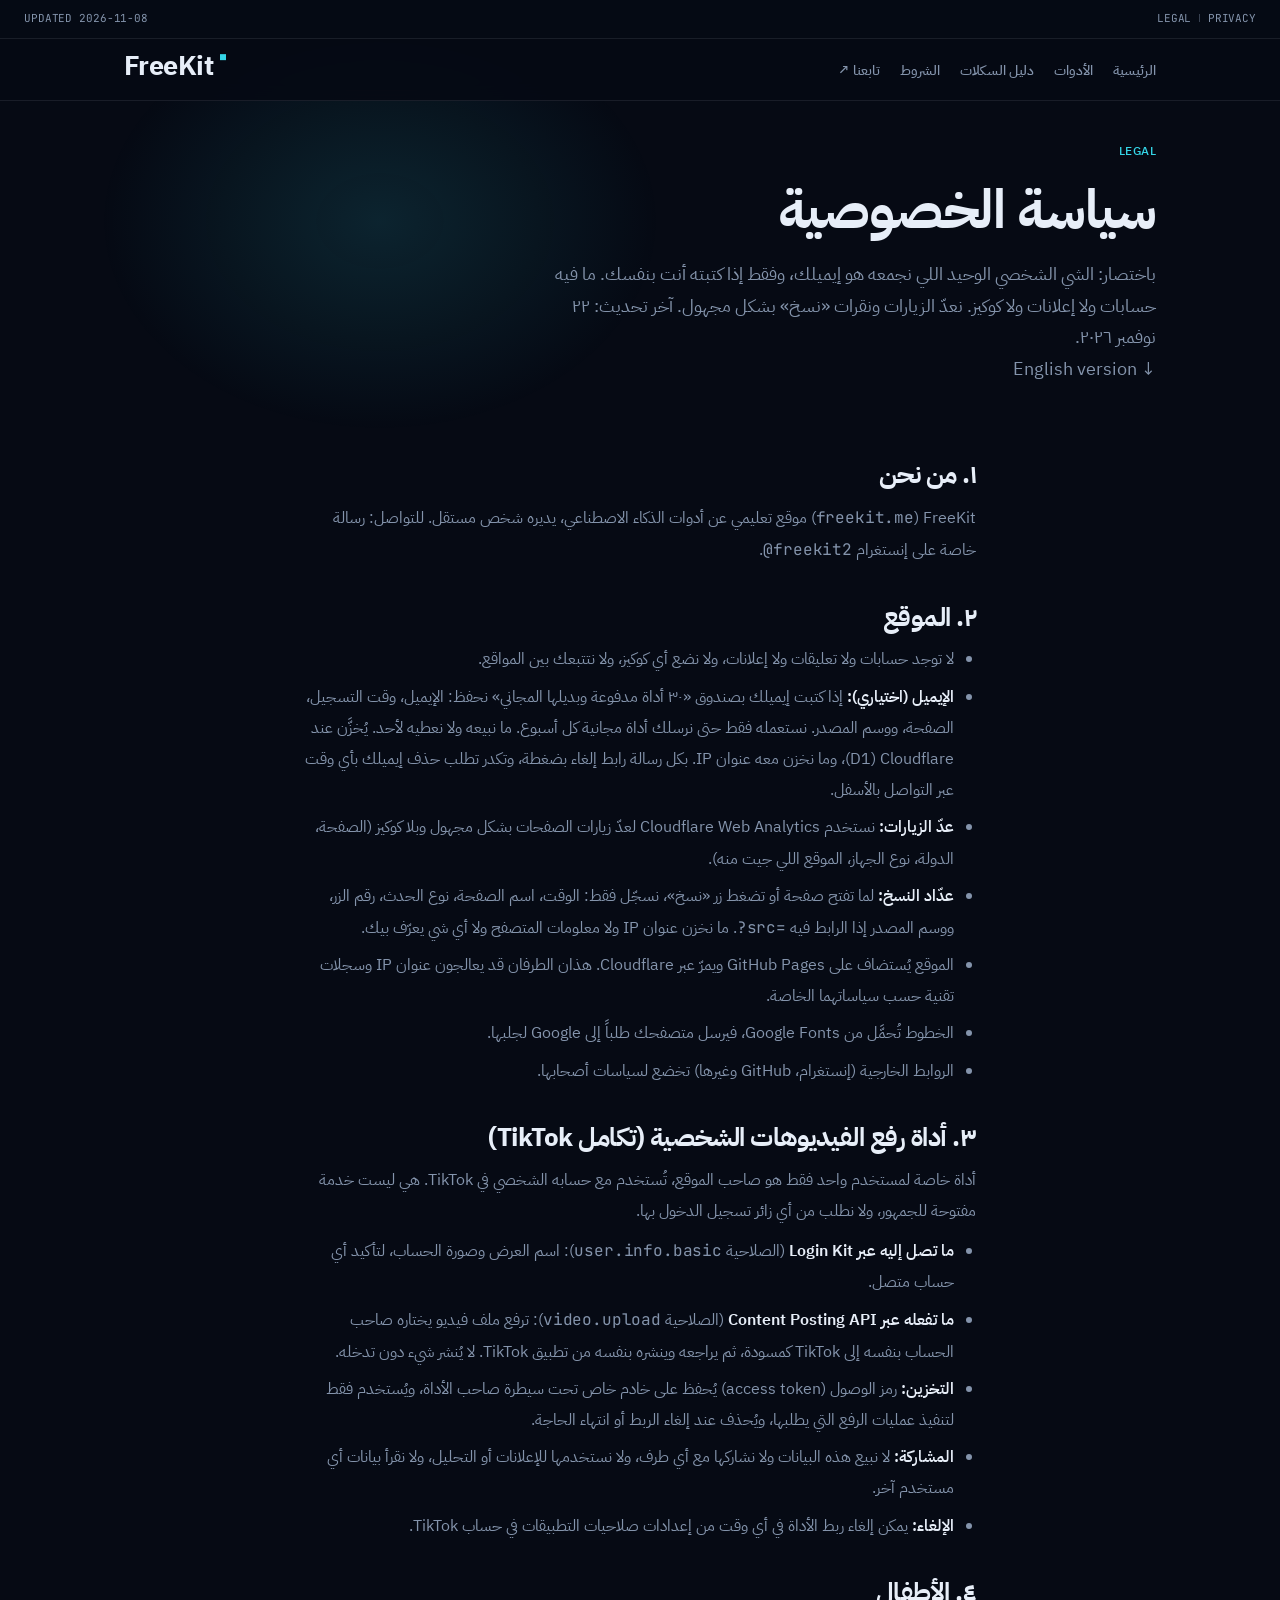
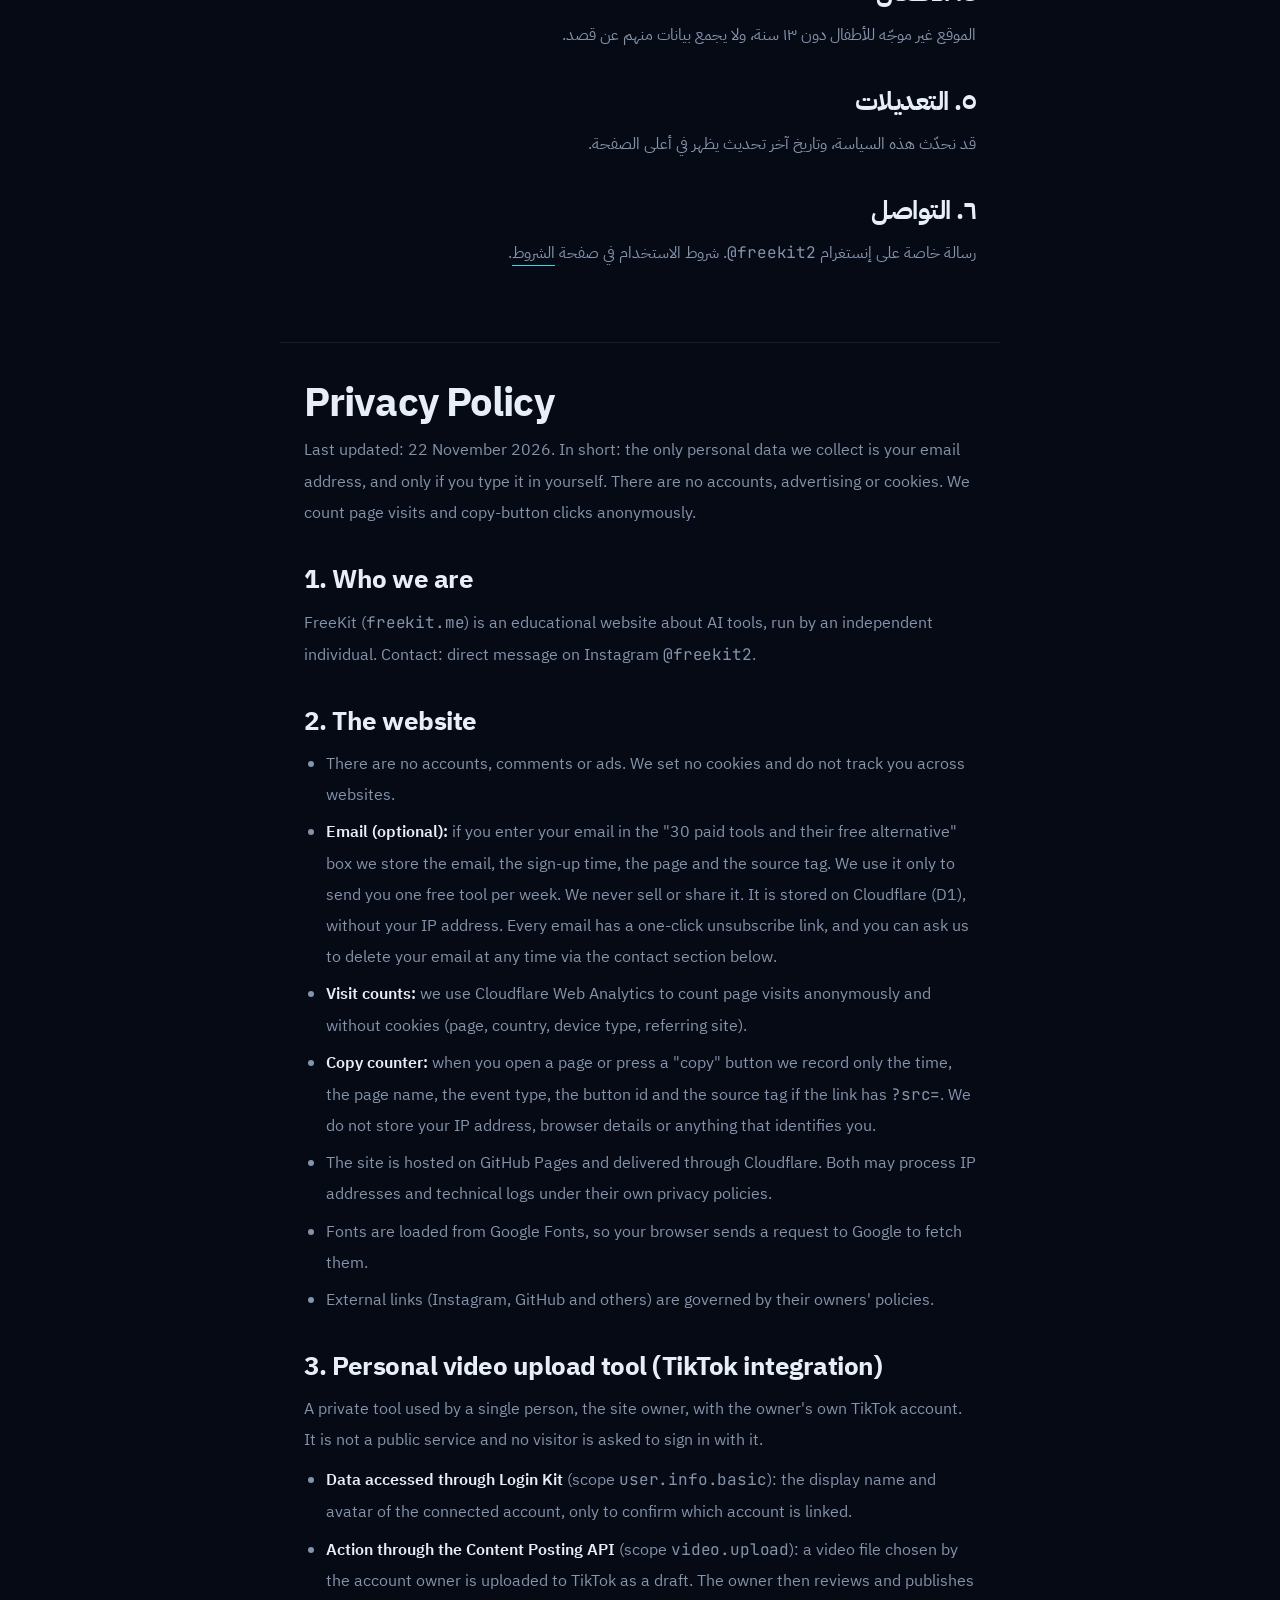
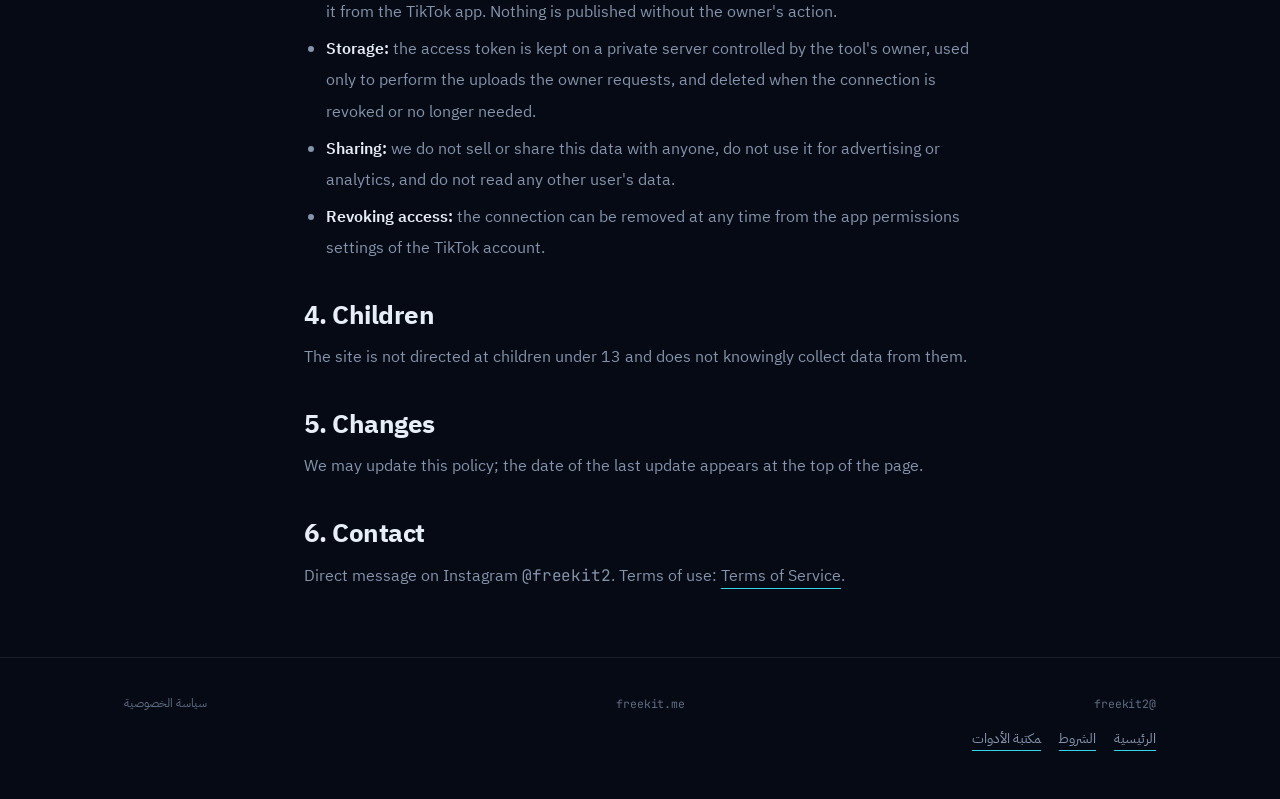
<file: privacy.html>
<!doctype html>
<html lang="ar" dir="rtl">

<head>
    <meta charset="utf-8">
    <meta name="viewport" content="width=device-width, initial-scale=1">
    <title>سياسة الخصوصية | FreeKit</title>
    <meta name="description" content="سياسة الخصوصية لموقع FreeKit: الموقع لا يجمع بيانات شخصية ولا يستخدم إعلانات، ويعدّ الزيارات بشكل مجهول بلا كوكيز. Privacy Policy for FreeKit (freekit.me), including the private single-user TikTok upload tool.">
    <meta property="og:type" content="website">
    <meta property="og:url" content="https://freekit.me/privacy.html">
    <meta property="og:title" content="سياسة الخصوصية | FreeKit">
    <meta property="og:description" content="Privacy Policy — FreeKit (freekit.me)">
    <link rel="canonical" href="https://freekit.me/privacy.html">

    <link rel="preconnect" href="https://fonts.googleapis.com">
    <link rel="preconnect" href="https://fonts.gstatic.com" crossorigin>
    <link href="https://fonts.googleapis.com/css2?family=IBM+Plex+Sans+Arabic:wght@400;500;600;700&family=JetBrains+Mono:wght@400;700&display=swap" rel="stylesheet">
    <link rel="stylesheet" href="/assets/v3.css?v=3">
    <link rel="icon" href='data:image/svg+xml,<svg xmlns="http://www.w3.org/2000/svg" viewBox="0 0 100 100"><rect width="100" height="100" rx="20" fill="%23060A14"/><text x="50" y="68" font-size="52" font-family="monospace" font-weight="bold" fill="%2335D6E8" text-anchor="middle">F</text></svg>'>
    <style>
        .legal { max-width: 72ch; padding-block: 8px 24px }
        .legal h2 { font-size: clamp(20px, 2.6vw, 26px); margin: 34px 0 10px }
        .legal p, .legal li { color: var(--muted); font-size: 16px; line-height: 1.95 }
        .legal ul { padding-inline-start: 22px; margin: 8px 0 }
        .legal li { margin-block: 6px }
        .legal strong { color: var(--text) }
        .legal a { border-bottom: 1.5px solid var(--accent) }
        .legal-en { direction: ltr; text-align: left; border-top: var(--hair); margin-top: 48px; padding-top: 12px }
        .legal-en ul { padding-inline-start: 22px; padding-inline-end: 0 }
    </style>
</head>

<body>
    <a class="skip" href="#ar">تخطى للمحتوى</a>
    <header>
        <div class="topline">
            <span class="mono"><span>LEGAL</span><span>PRIVACY</span></span>
            <span class="mono">UPDATED 2026-11-08</span>
        </div>
        <div class="wrap brandrow">
            <a class="wordmark" href="/">FreeKit<span class="sq" aria-hidden="true"></span></a>
            <nav aria-label="التنقل الرئيسي">
                <a href="index.html">الرئيسية</a>
                <a href="tools.html">الأدوات</a>
                <a href="skills.html">دليل السكلات</a>
                <a href="terms.html">الشروط</a>
                <a href="https://www.instagram.com/freekit2?igsi=MTd0MGFwcDRiYTl2cQ==" target="_blank" rel="noopener">تابعنا ↗</a>
            </nav>
        </div>
    </header>

    <main>
        <section class="hero wrap">
            <p class="kicker">LEGAL</p>
            <h1>سياسة الخصوصية</h1>
            <p class="sub">باختصار: الشي الشخصي الوحيد اللي نجمعه هو إيميلك، وفقط إذا كتبته أنت بنفسك. ما فيه حسابات ولا إعلانات ولا كوكيز. نعدّ الزيارات ونقرات «نسخ» بشكل مجهول. آخر تحديث: ٢٢ نوفمبر ٢٠٢٦.<br><a href="#en"><bdi>English version ↓</bdi></a></p>
        </section>

        <section class="wrap legal" id="ar">
            <h2>١. من نحن</h2>
            <p><bdi>FreeKit</bdi> (<bdi class="mono">freekit.me</bdi>) موقع تعليمي عن أدوات الذكاء الاصطناعي، يديره شخص مستقل. للتواصل: رسالة خاصة على إنستغرام <bdi class="mono">@freekit2</bdi>.</p>

            <h2>٢. الموقع</h2>
            <ul>
                <li>لا توجد حسابات ولا تعليقات ولا إعلانات، ولا نضع أي كوكيز، ولا نتتبعك بين المواقع.</li>
                <li><strong>الإيميل (اختياري):</strong> إذا كتبت إيميلك بصندوق «٣٠ أداة مدفوعة وبديلها المجاني» نحفظ: الإيميل، وقت التسجيل، الصفحة، ووسم المصدر. نستعمله فقط حتى نرسلك أداة مجانية كل أسبوع. ما نبيعه ولا نعطيه لأحد. يُخزَّن عند <bdi>Cloudflare</bdi> (<bdi>D1</bdi>)، وما نخزن معه عنوان <bdi>IP</bdi>. بكل رسالة رابط إلغاء بضغطة، وتكدر تطلب حذف إيميلك بأي وقت عبر التواصل بالأسفل.</li>
                <li><strong>عدّ الزيارات:</strong> نستخدم <bdi>Cloudflare Web Analytics</bdi> لعدّ زيارات الصفحات بشكل مجهول وبلا كوكيز (الصفحة، الدولة، نوع الجهاز، الموقع اللي جيت منه).</li>
                <li><strong>عدّاد النسخ:</strong> لما تفتح صفحة أو تضغط زر «نسخ»، نسجّل فقط: الوقت، اسم الصفحة، نوع الحدث، رقم الزر، ووسم المصدر إذا الرابط فيه <bdi class="mono">?src=</bdi>. ما نخزن عنوان <bdi>IP</bdi> ولا معلومات المتصفح ولا أي شي يعرّف بيك.</li>
                <li>الموقع يُستضاف على <bdi>GitHub Pages</bdi> ويمرّ عبر <bdi>Cloudflare</bdi>. هذان الطرفان قد يعالجون عنوان <bdi>IP</bdi> وسجلات تقنية حسب سياساتهما الخاصة.</li>
                <li>الخطوط تُحمَّل من <bdi>Google Fonts</bdi>، فيرسل متصفحك طلباً إلى <bdi>Google</bdi> لجلبها.</li>
                <li>الروابط الخارجية (إنستغرام، <bdi>GitHub</bdi> وغيرها) تخضع لسياسات أصحابها.</li>
            </ul>

            <h2>٣. أداة رفع الفيديوهات الشخصية (تكامل <bdi>TikTok</bdi>)</h2>
            <p>أداة خاصة لمستخدم واحد فقط هو صاحب الموقع، تُستخدم مع حسابه الشخصي في <bdi>TikTok</bdi>. هي ليست خدمة مفتوحة للجمهور، ولا نطلب من أي زائر تسجيل الدخول بها.</p>
            <ul>
                <li><strong>ما تصل إليه عبر <bdi>Login Kit</bdi></strong> (الصلاحية <bdi class="mono">user.info.basic</bdi>): اسم العرض وصورة الحساب، لتأكيد أي حساب متصل.</li>
                <li><strong>ما تفعله عبر <bdi>Content Posting API</bdi></strong> (الصلاحية <bdi class="mono">video.upload</bdi>): ترفع ملف فيديو يختاره صاحب الحساب بنفسه إلى <bdi>TikTok</bdi> كمسودة، ثم يراجعه وينشره بنفسه من تطبيق <bdi>TikTok</bdi>. لا يُنشر شيء دون تدخله.</li>
                <li><strong>التخزين:</strong> رمز الوصول (<bdi>access token</bdi>) يُحفظ على خادم خاص تحت سيطرة صاحب الأداة، ويُستخدم فقط لتنفيذ عمليات الرفع التي يطلبها، ويُحذف عند إلغاء الربط أو انتهاء الحاجة.</li>
                <li><strong>المشاركة:</strong> لا نبيع هذه البيانات ولا نشاركها مع أي طرف، ولا نستخدمها للإعلانات أو التحليل، ولا نقرأ بيانات أي مستخدم آخر.</li>
                <li><strong>الإلغاء:</strong> يمكن إلغاء ربط الأداة في أي وقت من إعدادات صلاحيات التطبيقات في حساب <bdi>TikTok</bdi>.</li>
            </ul>

            <h2>٤. الأطفال</h2>
            <p>الموقع غير موجّه للأطفال دون ١٣ سنة، ولا يجمع بيانات منهم عن قصد.</p>

            <h2>٥. التعديلات</h2>
            <p>قد نحدّث هذه السياسة، وتاريخ آخر تحديث يظهر في أعلى الصفحة.</p>

            <h2>٦. التواصل</h2>
            <p>رسالة خاصة على إنستغرام <bdi class="mono">@freekit2</bdi>. شروط الاستخدام في صفحة <a href="terms.html">الشروط</a>.</p>
        </section>

        <section class="wrap legal legal-en" id="en" lang="en" dir="ltr">
            <h1 style="font-size:clamp(26px,4vw,40px);margin:24px 0 8px">Privacy Policy</h1>
            <p>Last updated: 22 November 2026. In short: the only personal data we collect is your email address, and only if you type it in yourself. There are no accounts, advertising or cookies. We count page visits and copy-button clicks anonymously.</p>

            <h2>1. Who we are</h2>
            <p>FreeKit (<span class="mono">freekit.me</span>) is an educational website about AI tools, run by an independent individual. Contact: direct message on Instagram <span class="mono">@freekit2</span>.</p>

            <h2>2. The website</h2>
            <ul>
                <li>There are no accounts, comments or ads. We set no cookies and do not track you across websites.</li>
                <li><strong>Email (optional):</strong> if you enter your email in the "30 paid tools and their free alternative" box we store the email, the sign-up time, the page and the source tag. We use it only to send you one free tool per week. We never sell or share it. It is stored on Cloudflare (D1), without your IP address. Every email has a one-click unsubscribe link, and you can ask us to delete your email at any time via the contact section below.</li>
                <li><strong>Visit counts:</strong> we use Cloudflare Web Analytics to count page visits anonymously and without cookies (page, country, device type, referring site).</li>
                <li><strong>Copy counter:</strong> when you open a page or press a "copy" button we record only the time, the page name, the event type, the button id and the source tag if the link has <span class="mono">?src=</span>. We do not store your IP address, browser details or anything that identifies you.</li>
                <li>The site is hosted on GitHub Pages and delivered through Cloudflare. Both may process IP addresses and technical logs under their own privacy policies.</li>
                <li>Fonts are loaded from Google Fonts, so your browser sends a request to Google to fetch them.</li>
                <li>External links (Instagram, GitHub and others) are governed by their owners' policies.</li>
            </ul>

            <h2>3. Personal video upload tool (TikTok integration)</h2>
            <p>A private tool used by a single person, the site owner, with the owner's own TikTok account. It is not a public service and no visitor is asked to sign in with it.</p>
            <ul>
                <li><strong>Data accessed through Login Kit</strong> (scope <span class="mono">user.info.basic</span>): the display name and avatar of the connected account, only to confirm which account is linked.</li>
                <li><strong>Action through the Content Posting API</strong> (scope <span class="mono">video.upload</span>): a video file chosen by the account owner is uploaded to TikTok as a draft. The owner then reviews and publishes it from the TikTok app. Nothing is published without the owner's action.</li>
                <li><strong>Storage:</strong> the access token is kept on a private server controlled by the tool's owner, used only to perform the uploads the owner requests, and deleted when the connection is revoked or no longer needed.</li>
                <li><strong>Sharing:</strong> we do not sell or share this data with anyone, do not use it for advertising or analytics, and do not read any other user's data.</li>
                <li><strong>Revoking access:</strong> the connection can be removed at any time from the app permissions settings of the TikTok account.</li>
            </ul>

            <h2>4. Children</h2>
            <p>The site is not directed at children under 13 and does not knowingly collect data from them.</p>

            <h2>5. Changes</h2>
            <p>We may update this policy; the date of the last update appears at the top of the page.</p>

            <h2>6. Contact</h2>
            <p>Direct message on Instagram <span class="mono">@freekit2</span>. Terms of use: <a href="terms.html">Terms of Service</a>.</p>
        </section>
    </main>

    <footer>
        <div class="wrap">
            <div class="foot-row"><span class="mono">@freekit2</span><span class="mono">freekit.me</span><span>سياسة الخصوصية</span></div>
            <p class="foot-lib"><a href="index.html">الرئيسية</a><a href="terms.html">الشروط</a><a href="tools.html">مكتبة الأدوات</a></p>
        </div>
    </footer>
    <!-- Cloudflare Web Analytics --><script type='module' src='https://static.cloudflareinsights.com/beacon.min.js' data-cf-beacon='{"token": "683ccbc99e364fae99ee72bb82c2fb21"}'></script><!-- End Cloudflare Web Analytics -->
    <script src="/assets/track.js" defer></script>
</body>

</html>
</file>
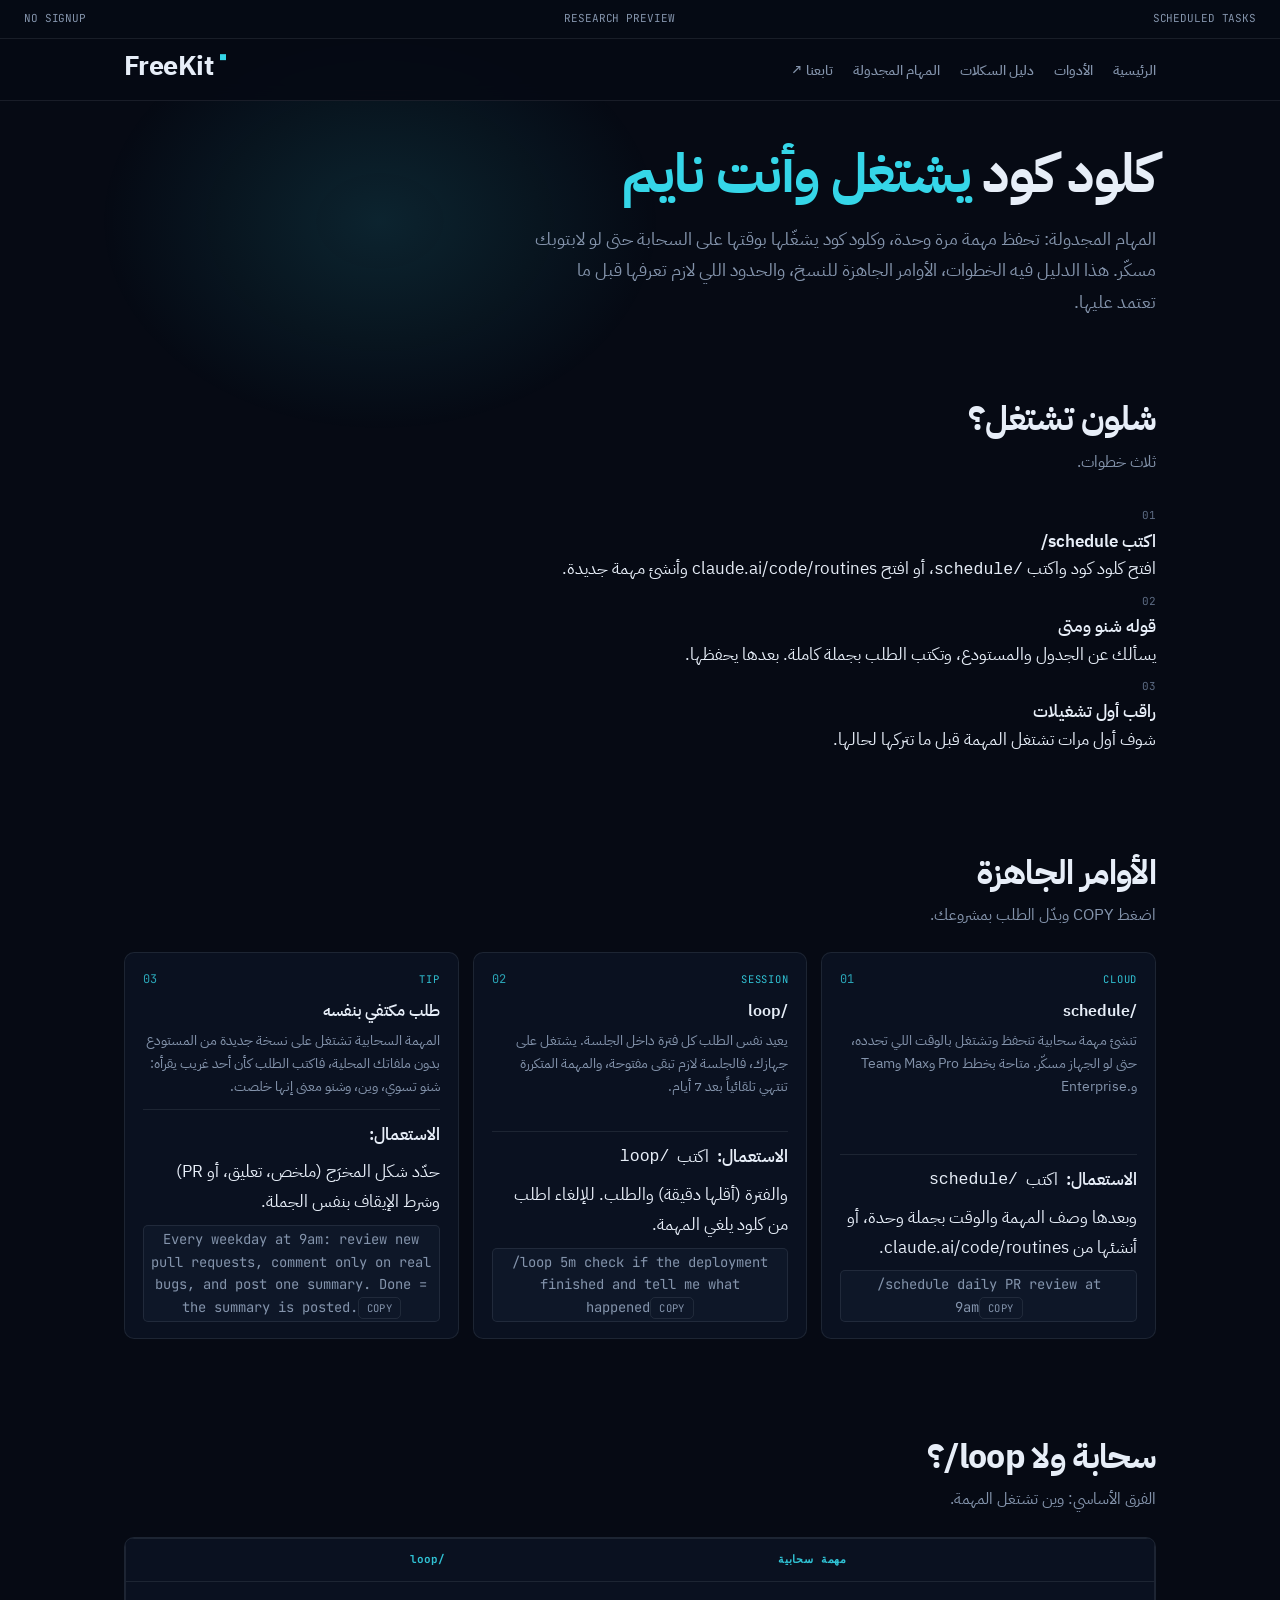
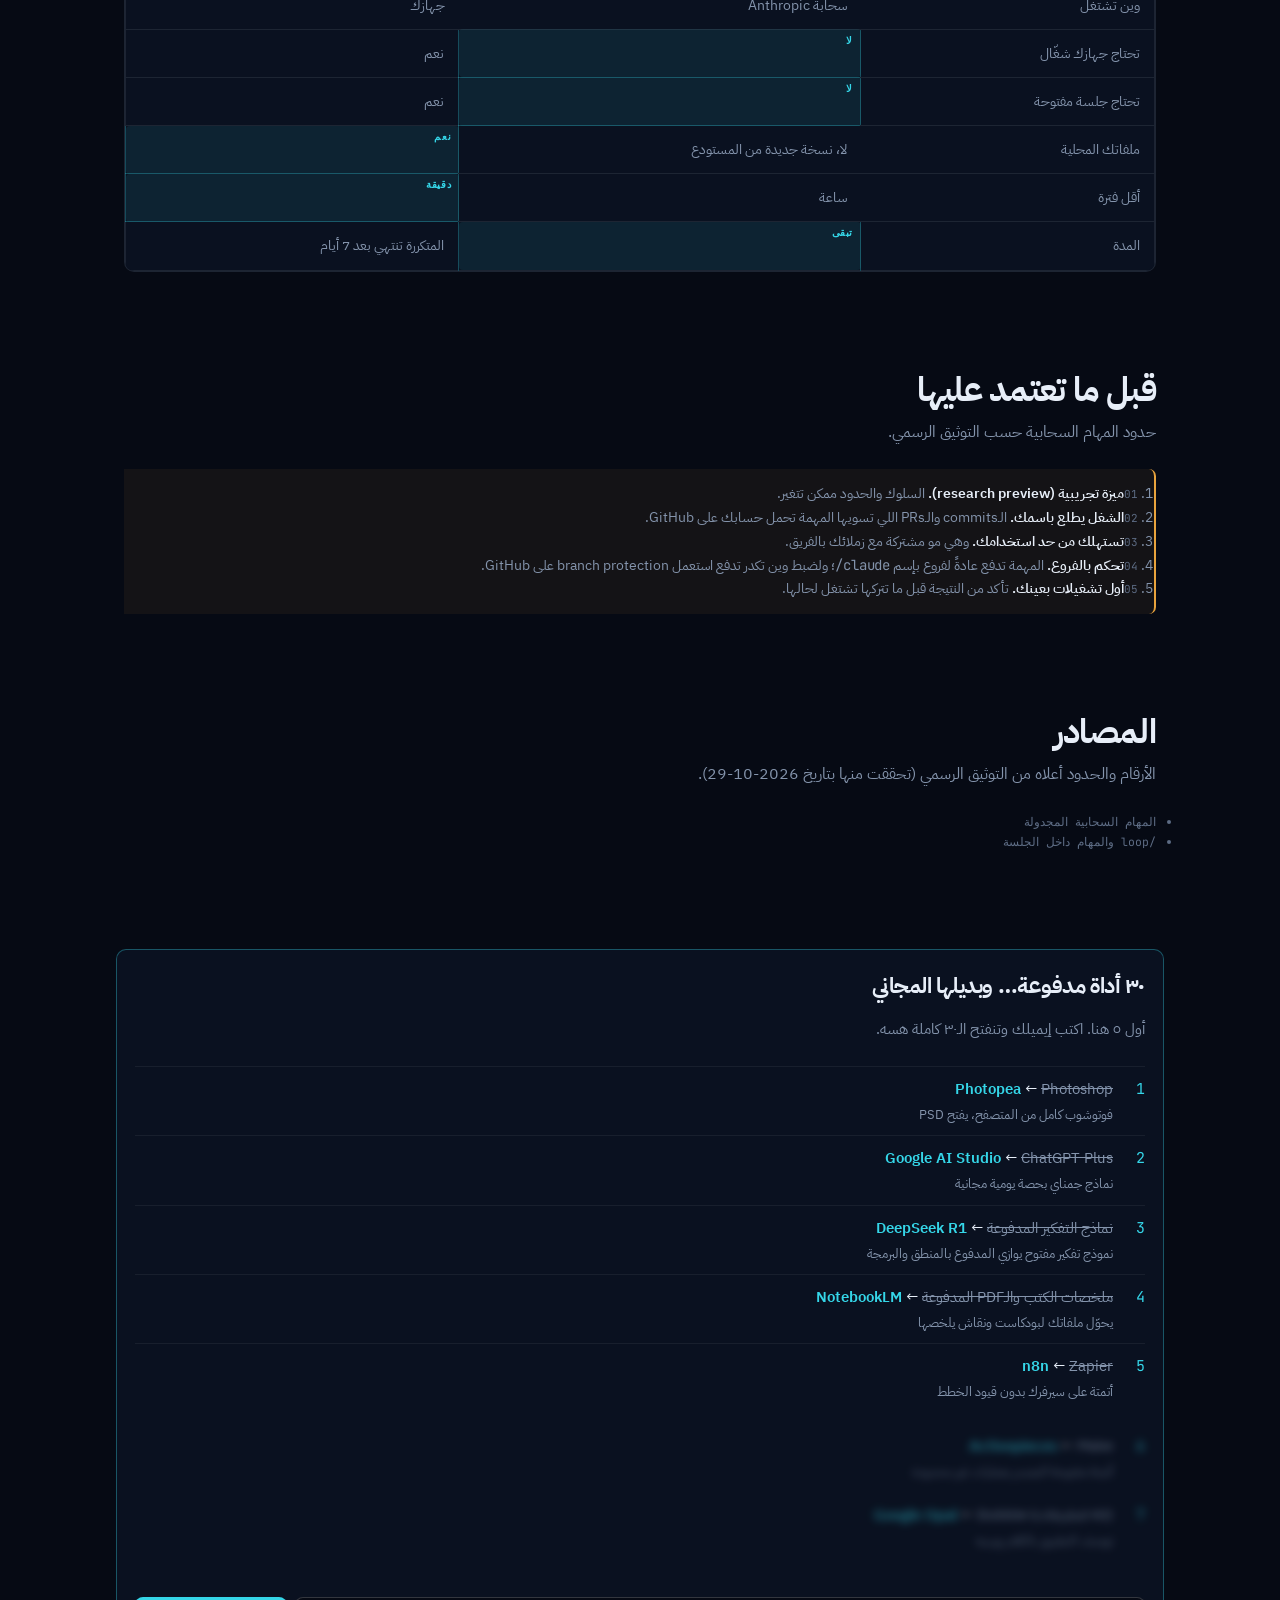
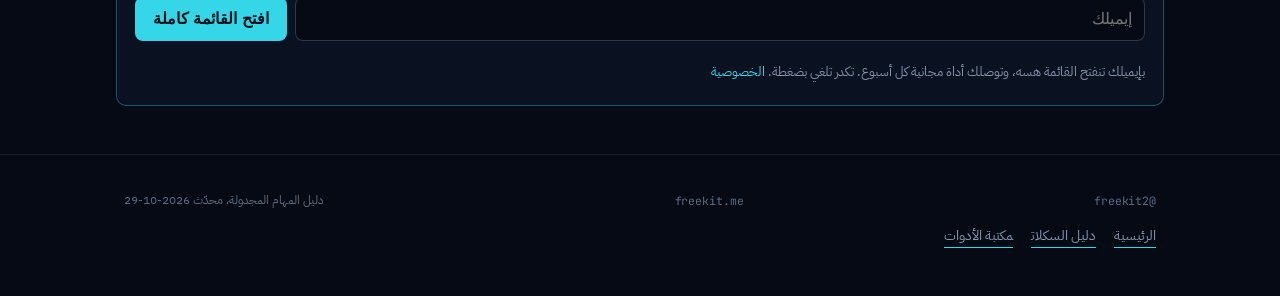
<file: scheduled-tasks.html>
<!doctype html>
<html lang="ar" dir="rtl">

<head>
    <meta charset="utf-8">
    <meta name="viewport" content="width=device-width, initial-scale=1">
    <title>FreeKit | المهام المجدولة بكلود كود — يشتغل وأنت نايم</title>
    <meta name="description" content="دليل عملي: شلون تخلي كلود كود يشغّل مهمة بوقتها بالسحابة حتى لو لابتوبك مسكّر — الخطوات، الأوامر الجاهزة للنسخ، والحدود اللي لازم تعرفها.">
    <meta property="og:type" content="article">
    <meta property="og:url" content="https://freekit.me/scheduled-tasks.html">
    <meta property="og:title" content="FreeKit | المهام المجدولة بكلود كود — يشتغل وأنت نايم">
    <meta property="og:description" content="دليل عملي: شلون تخلي كلود كود يشغّل مهمة بوقتها بالسحابة حتى لو لابتوبك مسكّر — الخطوات، الأوامر الجاهزة للنسخ، والحدود اللي لازم تعرفها.">
    <meta property="og:image" content="https://freekit.me/og-cover-scheduled.png">
    <meta property="og:image:width" content="1200">
    <meta property="og:image:height" content="630">
    <meta property="og:image:type" content="image/png">
    <meta name="twitter:card" content="summary_large_image">
    <meta name="twitter:title" content="FreeKit | المهام المجدولة بكلود كود — يشتغل وأنت نايم">
    <meta name="twitter:description" content="دليل عملي: شلون تخلي كلود كود يشغّل مهمة بوقتها بالسحابة حتى لو لابتوبك مسكّر — الخطوات، الأوامر الجاهزة للنسخ، والحدود اللي لازم تعرفها.">
    <meta name="twitter:image" content="https://freekit.me/og-cover-scheduled.png">
    <link rel="canonical" href="https://freekit.me/scheduled-tasks.html">

    <link rel="preconnect" href="https://fonts.googleapis.com">
    <link rel="preconnect" href="https://fonts.gstatic.com" crossorigin>
    <link href="https://fonts.googleapis.com/css2?family=IBM+Plex+Sans+Arabic:wght@400;500;600;700&family=JetBrains+Mono:wght@400;700&display=swap" rel="stylesheet">
    <link rel="stylesheet" href="/assets/v3.css?v=3">
        <link rel="icon" href='data:image/svg+xml,<svg xmlns="http://www.w3.org/2000/svg" viewBox="0 0 100 100"><rect width="100" height="100" rx="20" fill="%23060A14"/><text x="50" y="68" font-size="52" font-family="monospace" font-weight="bold" fill="%2335D6E8" text-anchor="middle">F</text></svg>'>

</head>

<body>
    <a class="skip" href="#how">تخطى للدليل</a>

    <header>
        <div class="topline">
            <span class="mono">SCHEDULED TASKS</span>
            <span class="mono">RESEARCH PREVIEW</span>
            <span class="mono">NO SIGNUP</span>
        </div>
        <div class="wrap brandrow">
            <a class="wordmark" href="/">FreeKit<span class="sq" aria-hidden="true"></span></a>
            <nav aria-label="التنقل الرئيسي">
                <a href="index.html">الرئيسية</a>
                <a href="tools.html">الأدوات</a>
                <a href="skills.html">دليل السكلات</a>
                <a href="scheduled-tasks.html" class="active">المهام المجدولة</a>
                <a href="https://www.instagram.com/freekit2?igsi=MTd0MGFwcDRiYTl2cQ==" target="_blank"
                    rel="noopener">تابعنا ↗</a>
            </nav>
        </div>
    </header>

    <main>
        <section class="hero wrap">
            <h1>كلود كود <em>يشتغل وأنت نايم</em></h1>
            <p class="sub">المهام المجدولة: تحفظ مهمة مرة وحدة، وكلود كود يشغّلها بوقتها على السحابة حتى لو لابتوبك مسكّر.
                هذا الدليل فيه الخطوات، الأوامر الجاهزة للنسخ، والحدود اللي لازم تعرفها قبل ما تعتمد عليها.</p>
        </section>

        <section class="wrap sec" id="how">
            <div class="sec-head">
                <h2>شلون تشتغل؟</h2>
                <p class="sec-sub">ثلاث خطوات.</p>
            </div>
            <div class="how">
                <div><span class="n mono">01</span>
                    <h3>اكتب <bdi>/schedule</bdi></h3>
                    <p>افتح كلود كود واكتب <code>/schedule</code>، أو افتح claude.ai/code/routines وأنشئ مهمة جديدة.</p>
                </div>
                <div><span class="n mono">02</span>
                    <h3>قوله شنو ومتى</h3>
                    <p>يسألك عن الجدول والمستودع، وتكتب الطلب بجملة كاملة. بعدها يحفظها.</p>
                </div>
                <div><span class="n mono">03</span>
                    <h3>راقب أول تشغيلات</h3>
                    <p>شوف أول مرات تشتغل المهمة قبل ما تتركها لحالها.</p>
                </div>
            </div>
        </section>

        <section class="wrap sec" id="cmds">
            <div class="sec-head">
                <h2>الأوامر الجاهزة</h2>
                <p class="sec-sub">اضغط COPY وبدّل الطلب بمشروعك.</p>
            </div>
            <div class="grid">
                <article class="sk" id="s-1">
                    <div class="sk-top"><span class="cat mono">CLOUD</span><span class="num mono">01</span></div>
                    <h3>/schedule</h3>
                    <p class="desc">تنشئ مهمة سحابية تنحفظ وتشتغل بالوقت اللي تحدده، حتى لو الجهاز مسكّر. متاحة بخطط Pro و<bdi>Max</bdi> و<bdi>Team</bdi> و<bdi>Enterprise.</bdi></p>
                    <p class="usebar"><b>الاستعمال:</b> اكتب <code>/schedule</code> وبعدها وصف المهمة والوقت بجملة وحدة، أو أنشئها من claude.ai/code/routines.</p>
                    <button class="cmd" type="button" data-cmd="/schedule daily PR review at 9am"><span class="txt">/schedule daily PR review at 9am</span><span class="cp">COPY</span></button>
                </article>
                <article class="sk" id="s-2">
                    <div class="sk-top"><span class="cat mono">SESSION</span><span class="num mono">02</span></div>
                    <h3>/loop</h3>
                    <p class="desc">يعيد نفس الطلب كل فترة داخل الجلسة. يشتغل على جهازك، فالجلسة لازم تبقى مفتوحة، والمهمة المتكررة تنتهي تلقائياً بعد 7 أيام.</p>
                    <p class="usebar"><b>الاستعمال:</b> اكتب <code>/loop</code> والفترة (أقلها دقيقة) والطلب. للإلغاء اطلب من كلود يلغي المهمة.</p>
                    <button class="cmd" type="button" data-cmd="/loop 5m check if the deployment finished and tell me what happened"><span class="txt">/loop 5m check if the deployment finished and tell me what happened</span><span class="cp">COPY</span></button>
                </article>
                <article class="sk" id="s-3">
                    <div class="sk-top"><span class="cat mono">TIP</span><span class="num mono">03</span></div>
                    <h3>طلب مكتفي بنفسه</h3>
                    <p class="desc">المهمة السحابية تشتغل على نسخة جديدة من المستودع بدون ملفاتك المحلية، فاكتب الطلب كأن أحد غريب يقرأه: شنو تسوي، وين، وشنو معنى إنها خلصت.</p>
                    <p class="usebar"><b>الاستعمال:</b> حدّد شكل المخرَج (ملخص، تعليق، أو PR) وشرط الإيقاف بنفس الجملة.</p>
                    <button class="cmd" type="button" data-cmd="Every weekday at 9am: review new pull requests, comment only on real bugs, and post one summary. Done = the summary is posted."><span class="txt">Every weekday at 9am: review new pull requests, comment only on real bugs, and post one summary. Done = the summary is posted.</span><span class="cp">COPY</span></button>
                </article>
            </div>
        </section>

        <section class="wrap sec" id="compare">
            <div class="sec-head">
                <h2>سحابة ولا <bdi>/loop</bdi>؟</h2>
                <p class="sec-sub">الفرق الأساسي: وين تشتغل المهمة.</p>
            </div>
            <div class="tbl-wrap">
                <table class="cmp">
                    <thead><tr><th></th><th>مهمة سحابية</th><th><span class="mono">/loop</span></th></tr></thead>
                    <tbody>
                        <tr><td>وين تشتغل</td><td>سحابة Anthropic</td><td>جهازك</td></tr>
                        <tr><td>تحتاج جهازك شغّال</td><td class="yes">لا</td><td>نعم</td></tr>
                        <tr><td>تحتاج جلسة مفتوحة</td><td class="yes">لا</td><td>نعم</td></tr>
                        <tr><td>ملفاتك المحلية</td><td>لا، نسخة جديدة من المستودع</td><td class="yes">نعم</td></tr>
                        <tr><td>أقل فترة</td><td>ساعة</td><td class="yes">دقيقة</td></tr>
                        <tr><td>المدة</td><td class="yes">تبقى</td><td>المتكررة تنتهي بعد 7 أيام</td></tr>
                    </tbody>
                </table>
            </div>
        </section>

        <section class="wrap sec" id="caution">
            <div class="sec-head">
                <h2>قبل ما تعتمد عليها</h2>
                <p class="sec-sub">حدود المهام السحابية حسب التوثيق الرسمي.</p>
            </div>
            <ol class="warn">
                <li><span class="n mono">01</span><span><b>ميزة تجريبية (research preview).</b> السلوك والحدود ممكن تتغير.</span></li>
                <li><span class="n mono">02</span><span><b>الشغل يطلع باسمك.</b> الـ<bdi>commits</bdi> والـ<bdi>PRs</bdi> اللي تسويها المهمة تحمل حسابك على GitHub.</span></li>
                <li><span class="n mono">03</span><span><b>تستهلك من حد استخدامك.</b> وهي مو مشتركة مع زملائك بالفريق.</span></li>
                <li><span class="n mono">04</span><span><b>تحكم بالفروع.</b> المهمة تدفع عادةً لفروع بإسم <span class="mono">claude/</span>؛ ولضبط وين تكدر تدفع استعمل branch protection على GitHub.</span></li>
                <li><span class="n mono">05</span><span><b>أول تشغيلات بعينك.</b> تأكد من النتيجة قبل ما تتركها تشتغل لحالها.</span></li>
            </ol>
        </section>

        <section class="wrap sec" id="sources">
            <div class="sec-head">
                <h2>المصادر</h2>
                <p class="sec-sub">الأرقام والحدود أعلاه من التوثيق الرسمي (تحققت منها بتاريخ 2026-10-29).</p>
            </div>
            <ul class="src">
                <li><a href="https://code.claude.com/docs/en/routines" target="_blank" rel="noopener">المهام السحابية المجدولة</a></li>
                <li><a href="https://code.claude.com/docs/en/scheduled-tasks" target="_blank" rel="noopener">/loop والمهام داخل الجلسة</a></li>
            </ul>
        </section>
    </main>

    <footer>
        <div class="wrap">
            <div class="foot-row">
                <span class="mono">@freekit2</span>
                <span class="mono">freekit.me</span>
                <span>دليل المهام المجدولة، محدّث 2026-10-29</span>
            </div>
            <p class="foot-lib"><a href="index.html">الرئيسية</a><a href="skills.html">دليل السكلات</a><a href="tools.html">مكتبة الأدوات</a>
            </p>
        </div>
    </footer>

    <div class="toast" id="toast" role="status" aria-live="polite">تم النسخ</div>

    <script>
        (function () {
            "use strict";
            var toast = document.getElementById('toast');
            function showToast(msg) {
                toast.textContent = msg;
                toast.classList.add('show');
                setTimeout(function () { toast.classList.remove('show'); }, 1800);
            }
            document.querySelectorAll('.cmd').forEach(function (btn) {
                btn.addEventListener('click', function () {
                    var text = btn.getAttribute('data-cmd') || '';
                    var done = function () { showToast('تم النسخ'); };
                    if (navigator.clipboard && navigator.clipboard.writeText) {
                        navigator.clipboard.writeText(text).then(done).catch(function () { showToast('انسخ يدوياً'); });
                    } else { showToast('انسخ يدوياً'); }
                });
            });
        })();
    </script>
    <!-- Cloudflare Web Analytics --><script type='module' src='https://static.cloudflareinsights.com/beacon.min.js' data-cf-beacon='{"token": "683ccbc99e364fae99ee72bb82c2fb21"}'></script><!-- End Cloudflare Web Analytics -->
    <script src="/assets/track.js" defer></script>
</body>

</html>
</file>
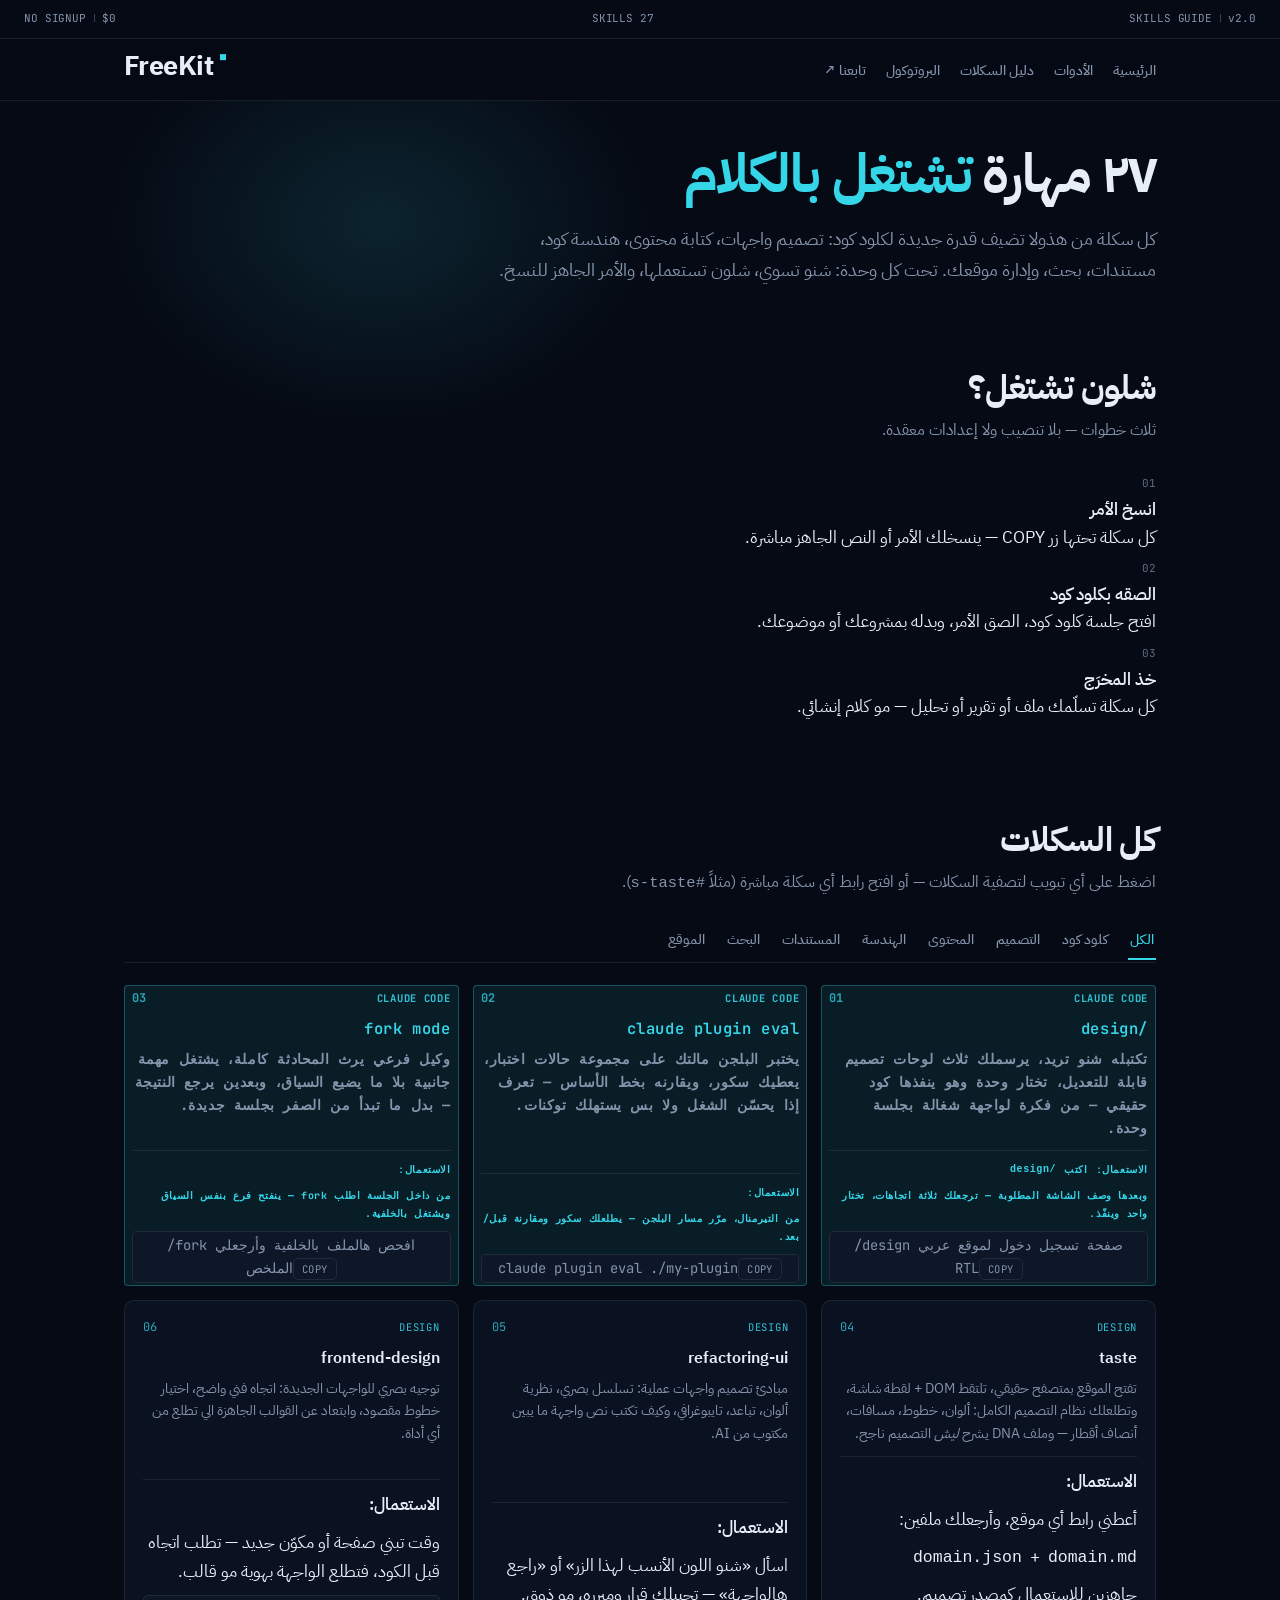
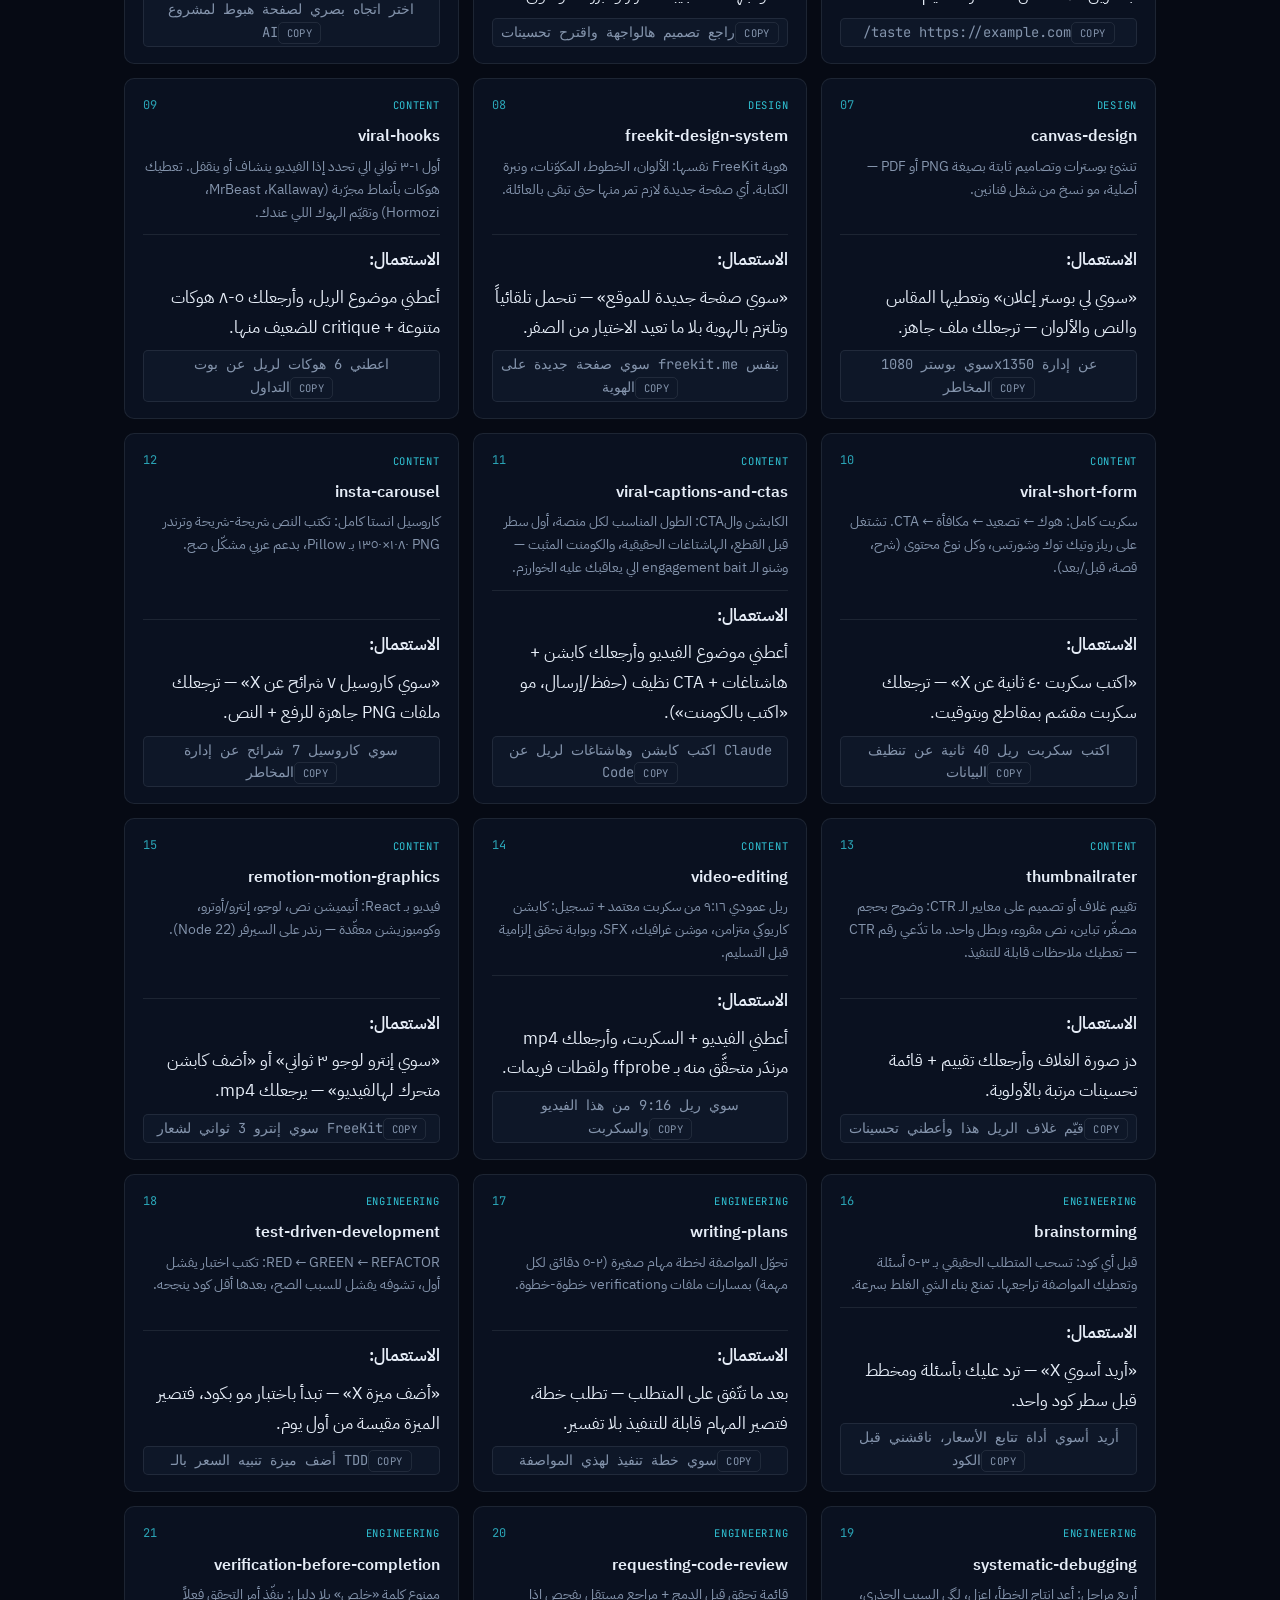
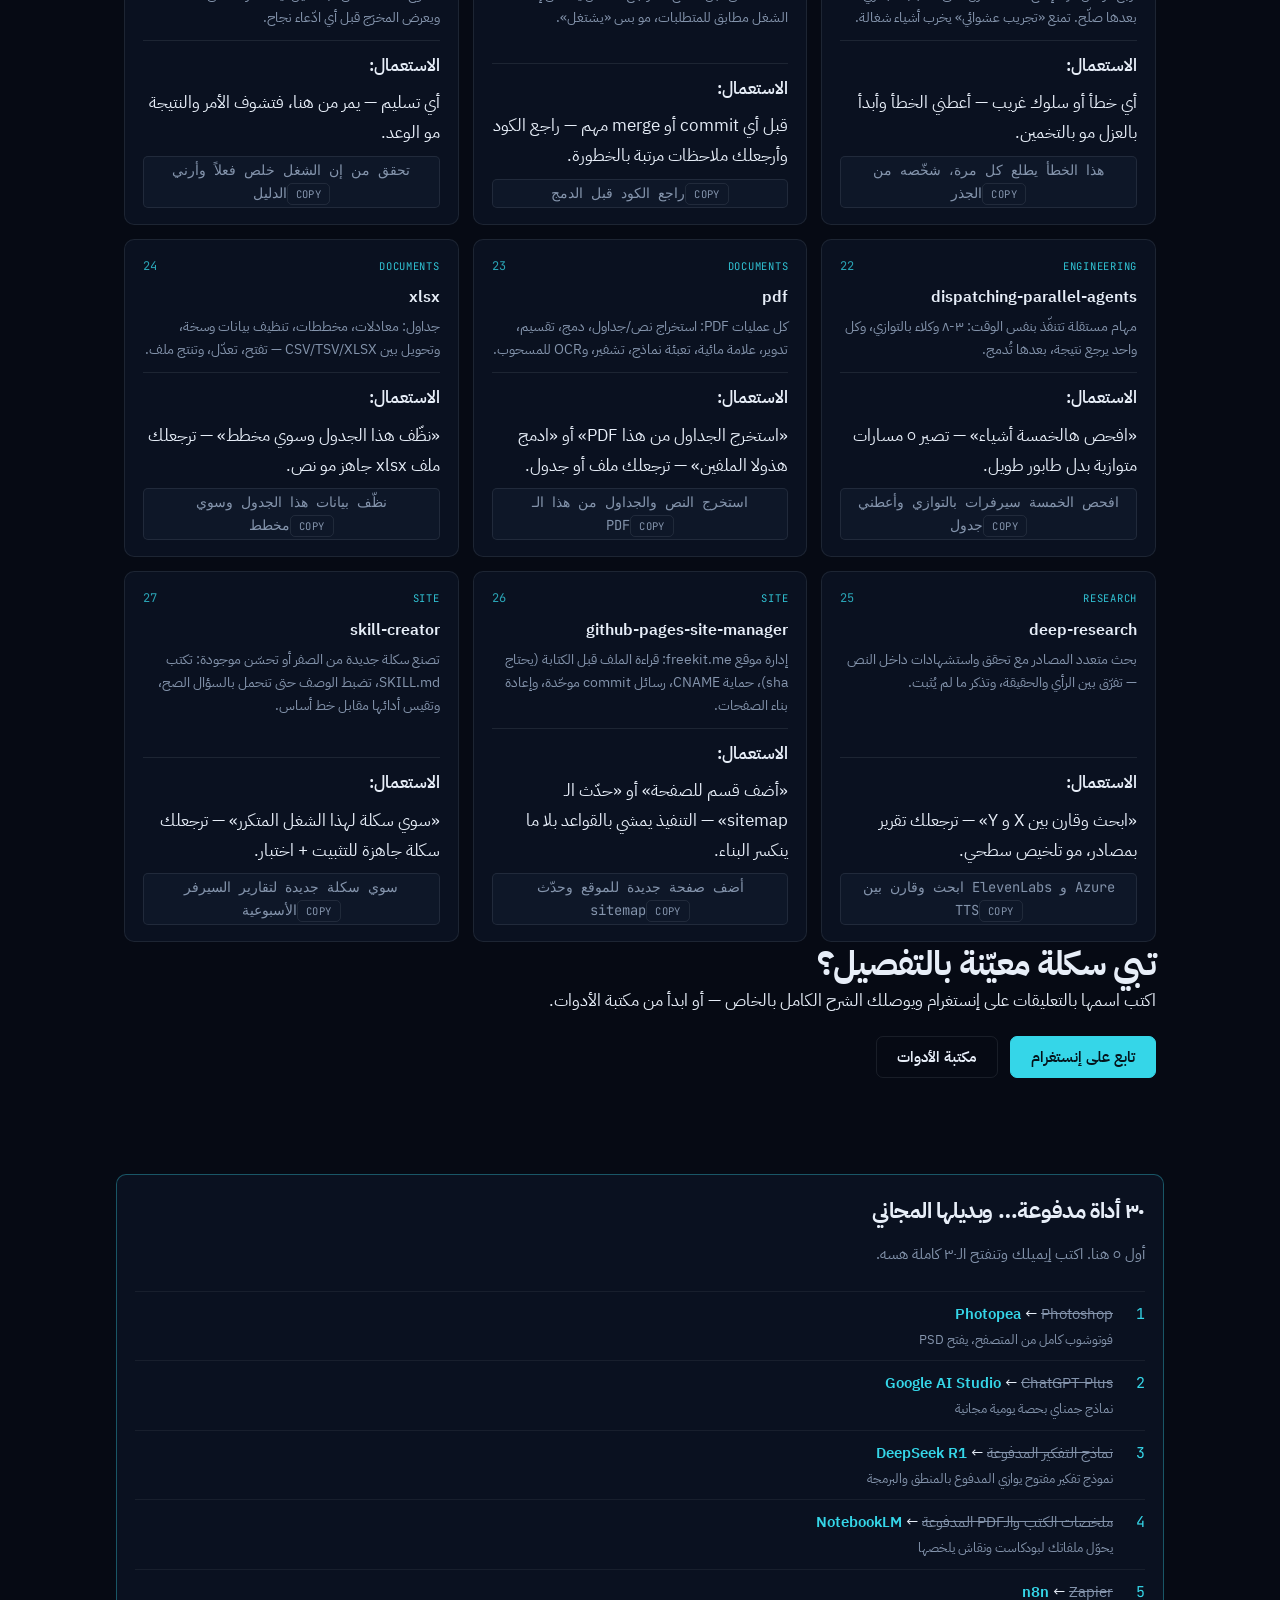
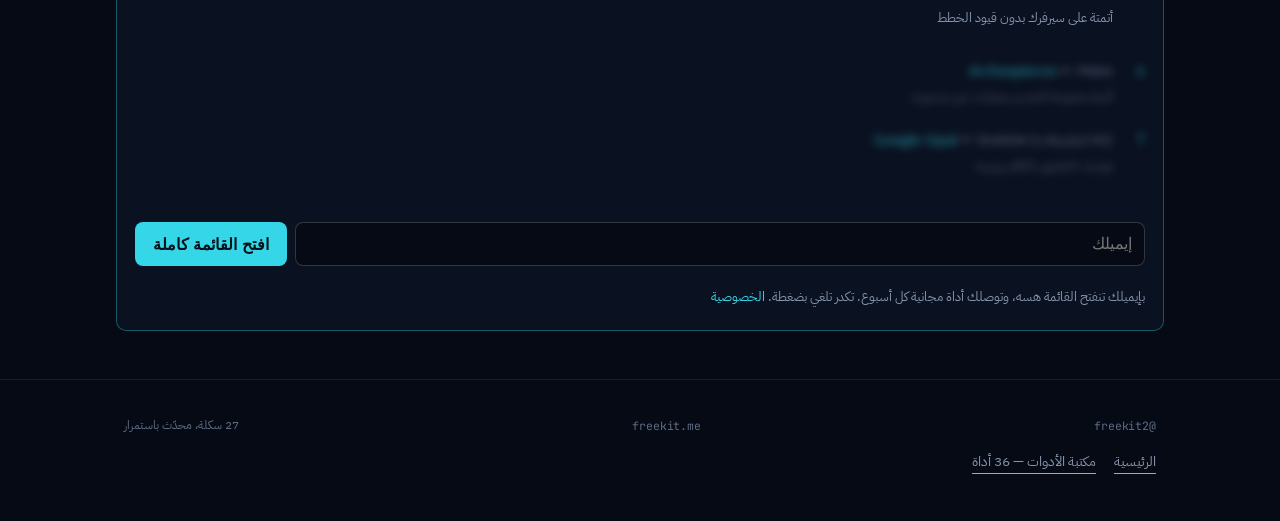
<file: skills.html>
<!doctype html>
<html lang="ar" dir="rtl">

<head>
    <meta charset="utf-8">
    <meta name="viewport" content="width=device-width, initial-scale=1">
    <title>FreeKit | دليل السكلات — 27 مهارة تشتغل بالكلام</title>
    <meta name="description" content="دليل FreeKit للسكلات: 27 مهارة تشتغل داخل كلود كود بأمر واحد — تصميم، محتوى، هندسة، مستندات، بحث، وإدارة الموقع. كل سكلة مع شرح وطريقة استعمال والأمر الجاهز للنسخ.">
    <meta property="og:type" content="website">
    <meta property="og:url" content="https://freekit.me/skills.html">
    <meta property="og:title" content="FreeKit | دليل السكلات — 27 مهارة تشتغل بالكلام">
    <meta property="og:description" content="27 سكلة جاهزة: تصميم، محتوى، هندسة، مستندات، بحث — كل وحدة مع طريقة استعمالها والأمر الجاهز للنسخ.">
    <meta property="og:image" content="https://pomf2.lain.la/f/kpgyxr8s.png">
    <meta property="og:image:width" content="1200">
    <meta property="og:image:height" content="630">
    <meta property="og:image:type" content="image/png">
    <meta name="twitter:card" content="summary_large_image">
    <meta name="twitter:title" content="FreeKit | دليل السكلات — 27 مهارة تشتغل بالكلام">
    <meta name="twitter:description" content="27 سكلة جاهزة مع طريقة الاستعمال والأمر الجاهز للنسخ">
    <meta name="twitter:image" content="https://pomf2.lain.la/f/kpgyxr8s.png">
    <link rel="canonical" href="https://freekit.me/skills.html">

    <link rel="preconnect" href="https://fonts.googleapis.com">
    <link rel="preconnect" href="https://fonts.gstatic.com" crossorigin>
    <link href="https://fonts.googleapis.com/css2?family=IBM+Plex+Sans+Arabic:wght@400;500;600;700&family=JetBrains+Mono:wght@400;700&display=swap" rel="stylesheet">
    <link rel="stylesheet" href="/assets/v3.css?v=3">
        <link rel="icon" href='data:image/svg+xml,<svg xmlns="http://www.w3.org/2000/svg" viewBox="0 0 100 100"><rect width="100" height="100" rx="20" fill="%23060A14"/><text x="50" y="68" font-size="52" font-family="monospace" font-weight="bold" fill="%2335D6E8" text-anchor="middle">F</text></svg>'>

</head>

<body>
    <a class="skip" href="#skills">تخطى للدليل</a>

    <header>
        <div class="topline">
            <span class="mono"><span>SKILLS GUIDE</span><span>v2.0</span></span>
            <span class="mono">27 SKILLS</span>
            <span class="mono"><span>$0</span><span>NO SIGNUP</span></span>
        </div>
        <div class="wrap brandrow">
            <a class="wordmark" href="/">FreeKit<span class="sq" aria-hidden="true"></span></a>
            <nav aria-label="التنقل الرئيسي">
                <a href="index.html">الرئيسية</a>
                <a href="tools.html">الأدوات</a>
                <a href="skills.html" class="active">دليل السكلات</a>
                <a href="index.html#protocol">البروتوكول</a>
                <a href="https://www.instagram.com/freekit2?igsi=MTd0MGFwcDRiYTl2cQ==" target="_blank"
                    rel="noopener">تابعنا ↗</a>
            </nav>
        </div>
    </header>

    <main>
        <section class="hero wrap">
            <h1>٢٧ مهارة <em>تشتغل بالكلام</em></h1>
            <p class="sub">كل سكلة من هذولا تضيف قدرة جديدة لكلود كود: تصميم واجهات، كتابة محتوى، هندسة كود، مستندات،
                بحث، وإدارة موقعك. تحت كل وحدة: شنو تسوي، شلون تستعملها، والأمر الجاهز للنسخ.</p>
        </section>

        <section class="wrap sec" id="how">
            <div class="sec-head">
                <h2>شلون تشتغل؟</h2>
                <p class="sec-sub">ثلاث خطوات — بلا تنصيب ولا إعدادات معقدة.</p>
            </div>
            <div class="how">
                <div><span class="n mono">01</span>
                    <h3>انسخ الأمر</h3>
                    <p>كل سكلة تحتها زر COPY — ينسخلك الأمر أو النص الجاهز مباشرة.</p>
                </div>
                <div><span class="n mono">02</span>
                    <h3>الصقه بكلود كود</h3>
                    <p>افتح جلسة كلود كود، الصق الأمر، وبدله بمشروعك أو موضوعك.</p>
                </div>
                <div><span class="n mono">03</span>
                    <h3>خذ المخرَج</h3>
                    <p>كل سكلة تسلّمك ملف أو تقرير أو تحليل — مو كلام إنشائي.</p>
                </div>
            </div>
        </section>

        <section class="wrap sec" id="skills">
            <div class="sec-head">
                <h2>كل السكلات</h2>
                <p class="sec-sub">اضغط على أي تبويب لتصفية السكلات — أو افتح رابط أي سكلة مباشرة (مثلاً
                    <code>#s-taste</code>).</p>
            </div>

            <div class="tabs" role="tablist" aria-label="تصفية السكلات">
                <button class="tab active" data-filter="all" type="button">الكل</button>
                <button class="tab" data-filter="claude" type="button">كلود كود</button>
                <button class="tab" data-filter="design" type="button">التصميم</button>
                <button class="tab" data-filter="content" type="button">المحتوى</button>
                <button class="tab" data-filter="eng" type="button">الهندسة</button>
                <button class="tab" data-filter="docs" type="button">المستندات</button>
                <button class="tab" data-filter="research" type="button">البحث</button>
                <button class="tab" data-filter="site" type="button">الموقع</button>
            </div>

            <div class="grid" id="skillGrid">

                <article class="sk new" id="s-design-cmd" data-cat="claude">
                    <div class="sk-top"><span class="cat mono">CLAUDE CODE</span><span class="num mono">01</span></div>
                    <h3>/design</h3>
                    <p class="desc">تكتبله شنو تريد، يرسملك ثلاث لوحات تصميم قابلة للتعديل، تختار وحدة وهو ينفذها كود
                        حقيقي — من فكرة لواجهة شغالة بجلسة وحدة.</p>
                    <p class="usebar"><b>الاستعمال:</b> اكتب <code>/design</code> وبعدها وصف الشاشة المطلوبة — ترجعلك
                        ثلاثة اتجاهات، تختار واحد وينفّذ.</p>
                    <button class="cmd" data-cmd="/design صفحة تسجيل دخول لموقع عربي RTL"><span class="txt">/design صفحة تسجيل دخول لموقع عربي RTL</span><span class="cp">COPY</span></button>
                </article>

                <article class="sk new" id="s-plugin-eval" data-cat="claude">
                    <div class="sk-top"><span class="cat mono">CLAUDE CODE</span><span class="num mono">02</span></div>
                    <h3>claude plugin eval</h3>
                    <p class="desc">يختبر البلجن مالتك على مجموعة حالات اختبار، يعطيك سكور، ويقارنه بخط الأساس — تعرف
                        إذا يحسّن الشغل ولا بس يستهلك توكنات.</p>
                    <p class="usebar"><b>الاستعمال:</b> من التيرمنال، مرّر مسار البلجن — يطلعلك سكور ومقارنة قبل/بعد.
                    </p>
                    <button class="cmd" data-cmd="claude plugin eval ./my-plugin"><span class="txt">claude plugin eval ./my-plugin</span><span class="cp">COPY</span></button>
                </article>

                <article class="sk new" id="s-fork-mode" data-cat="claude">
                    <div class="sk-top"><span class="cat mono">CLAUDE CODE</span><span class="num mono">03</span></div>
                    <h3>fork mode</h3>
                    <p class="desc">وكيل فرعي يرث المحادثة كاملة، يشتغل مهمة جانبية بلا ما يضيع السياق، وبعدين يرجع
                        النتيجة — بدل ما تبدأ من الصفر بجلسة جديدة.</p>
                    <p class="usebar"><b>الاستعمال:</b> من داخل الجلسة اطلب fork — ينفتح فرع بنفس السياق ويشتغل
                        بالخلفية.</p>
                    <button class="cmd" data-cmd="/fork افحص هالملف بالخلفية وأرجعلي الملخص"><span class="txt">/fork افحص هالملف بالخلفية وأرجعلي الملخص</span><span class="cp">COPY</span></button>
                </article>

                <article class="sk" id="s-taste" data-cat="design">
                    <div class="sk-top"><span class="cat mono">DESIGN</span><span class="num mono">04</span></div>
                    <h3>taste</h3>
                    <p class="desc">تفتح الموقع بمتصفح حقيقي، تلتقط DOM + لقطة شاشة، وتطلعلك نظام التصميم الكامل:
                        ألوان، خطوط، مسافات، أنصاف أقطار — وملف DNA يشرح <em>ليش</em> التصميم ناجح.</p>
                    <p class="usebar"><b>الاستعمال:</b> أعطني رابط أي موقع، وأرجعلك ملفين: <code>domain.md</code> +
                        <code>domain.json</code> جاهزين للاستعمال كمصدر تصميم.</p>
                    <button class="cmd" data-cmd="/taste https://example.com"><span class="txt">/taste https://example.com</span><span class="cp">COPY</span></button>
                </article>

                <article class="sk" id="s-refactoring-ui" data-cat="design">
                    <div class="sk-top"><span class="cat mono">DESIGN</span><span class="num mono">05</span></div>
                    <h3>refactoring-ui</h3>
                    <p class="desc">مبادئ تصميم واجهات عملية: تسلسل بصري، نظرية ألوان، تباعد، تايبوغرافي، وكيف تكتب نص
                        واجهة ما يبين مكتوب من AI.</p>
                    <p class="usebar"><b>الاستعمال:</b> اسأل «شنو اللون الأنسب لهذا الزر» أو «راجع هالواجهة» — تجيبلك
                        قرار ومبرره، مو ذوق.</p>
                    <button class="cmd" data-cmd="راجع تصميم هالواجهة واقترح تحسينات"><span class="txt">راجع تصميم هالواجهة واقترح تحسينات</span><span class="cp">COPY</span></button>
                </article>

                <article class="sk" id="s-frontend-design" data-cat="design">
                    <div class="sk-top"><span class="cat mono">DESIGN</span><span class="num mono">06</span></div>
                    <h3>frontend-design</h3>
                    <p class="desc">توجيه بصري للواجهات الجديدة: اتجاه فني واضح، اختيار خطوط مقصود، وابتعاد عن القوالب
                        الجاهزة الي تطلع من أي أداة.</p>
                    <p class="usebar"><b>الاستعمال:</b> وقت تبني صفحة أو مكوّن جديد — تطلب اتجاه قبل الكود، فتطلع
                        الواجهة بهوية مو قالب.</p>
                    <button class="cmd" data-cmd="اختر اتجاه بصري لصفحة هبوط لمشروع AI"><span class="txt">اختر اتجاه بصري لصفحة هبوط لمشروع AI</span><span class="cp">COPY</span></button>
                </article>

                <article class="sk" id="s-canvas-design" data-cat="design">
                    <div class="sk-top"><span class="cat mono">DESIGN</span><span class="num mono">07</span></div>
                    <h3>canvas-design</h3>
                    <p class="desc">تنشئ بوسترات وتصاميم ثابتة بصيغة PNG أو PDF — أصلية، مو نسخ من شغل فنانين.</p>
                    <p class="usebar"><b>الاستعمال:</b> «سوي لي بوستر إعلان» وتعطيها المقاس والنص والألوان — ترجعلك ملف
                        جاهز.</p>
                    <button class="cmd" data-cmd="سوي بوستر 1080x1350 عن إدارة المخاطر"><span class="txt">سوي بوستر 1080x1350 عن إدارة المخاطر</span><span class="cp">COPY</span></button>
                </article>

                <article class="sk" id="s-freekit-design-system" data-cat="design">
                    <div class="sk-top"><span class="cat mono">DESIGN</span><span class="num mono">08</span></div>
                    <h3>freekit-design-system</h3>
                    <p class="desc">هوية FreeKit نفسها: الألوان، الخطوط، المكوّنات، ونبرة الكتابة. أي صفحة جديدة لازم
                        تمر منها حتى تبقى بالعائلة.</p>
                    <p class="usebar"><b>الاستعمال:</b> «سوي صفحة جديدة للموقع» — تنحمل تلقائياً وتلتزم بالهوية بلا ما
                        تعيد الاختيار من الصفر.</p>
                    <button class="cmd" data-cmd="سوي صفحة جديدة على freekit.me بنفس الهوية"><span class="txt">سوي صفحة جديدة على freekit.me بنفس الهوية</span><span class="cp">COPY</span></button>
                </article>

                <article class="sk" id="s-viral-hooks" data-cat="content">
                    <div class="sk-top"><span class="cat mono">CONTENT</span><span class="num mono">09</span></div>
                    <h3>viral-hooks</h3>
                    <p class="desc">أول ١-٣ ثواني الي تحدد إذا الفيديو ينشاف أو ينقفل. تعطيك هوكات بأنماط مجرّبة
                        (<bdi>Kallaway</bdi>، <bdi>MrBeast</bdi>، Hormozi) وتقيّم الهوك اللي عندك.</p>
                    <p class="usebar"><b>الاستعمال:</b> أعطني موضوع الريل، وأرجعلك ٥-٨ هوكات متنوعة + critique للضعيف
                        منها.</p>
                    <button class="cmd" data-cmd="اعطني 6 هوكات لريل عن بوت التداول"><span class="txt">اعطني 6 هوكات لريل عن بوت التداول</span><span class="cp">COPY</span></button>
                </article>

                <article class="sk" id="s-viral-short-form" data-cat="content">
                    <div class="sk-top"><span class="cat mono">CONTENT</span><span class="num mono">10</span></div>
                    <h3>viral-short-form</h3>
                    <p class="desc">سكربت كامل: هوك ← تصعيد ← مكافأة ← CTA. تشتغل على ريلز وتيك توك وشورتس، وكل نوع
                        محتوى (شرح، قصة، قبل/بعد).</p>
                    <p class="usebar"><b>الاستعمال:</b> «اكتب سكربت ٤٠ ثانية عن X» — ترجعلك سكربت مقسّم بمقاطع
                        وبتوقيت.</p>
                    <button class="cmd" data-cmd="اكتب سكربت ريل 40 ثانية عن تنظيف البيانات"><span class="txt">اكتب سكربت ريل 40 ثانية عن تنظيف البيانات</span><span class="cp">COPY</span></button>
                </article>

                <article class="sk" id="s-viral-captions" data-cat="content">
                    <div class="sk-top"><span class="cat mono">CONTENT</span><span class="num mono">11</span></div>
                    <h3>viral-captions-and-ctas</h3>
                    <p class="desc">الكابشن وال<bdi>CTA</bdi>: الطول المناسب لكل منصة، أول سطر قبل القطع، الهاشتاغات الحقيقية،
                        والكومنت المثبت — وشنو الـ engagement bait الي يعاقبك عليه الخوارزم.</p>
                    <p class="usebar"><b>الاستعمال:</b> أعطني موضوع الفيديو وأرجعلك كابشن + هاشتاغات + CTA نظيف
                        (حفظ/إرسال، مو «اكتب بالكومنت»).</p>
                    <button class="cmd" data-cmd="اكتب كابشن وهاشتاغات لريل عن Claude Code"><span class="txt">اكتب كابشن وهاشتاغات لريل عن Claude Code</span><span class="cp">COPY</span></button>
                </article>

                <article class="sk" id="s-insta-carousel" data-cat="content">
                    <div class="sk-top"><span class="cat mono">CONTENT</span><span class="num mono">12</span></div>
                    <h3>insta-carousel</h3>
                    <p class="desc">كاروسيل انستا كامل: تكتب النص شريحة-شريحة وترندر PNG ١٠٨٠×١٣٥٠ بـ <bdi>Pillow</bdi>، بدعم
                        عربي مشكّل صح.</p>
                    <p class="usebar"><b>الاستعمال:</b> «سوي كاروسيل ٧ شرائح عن X» — ترجعلك ملفات PNG جاهزة للرفع +
                        النص.</p>
                    <button class="cmd" data-cmd="سوي كاروسيل 7 شرائح عن إدارة المخاطر"><span class="txt">سوي كاروسيل 7 شرائح عن إدارة المخاطر</span><span class="cp">COPY</span></button>
                </article>

                <article class="sk" id="s-thumbnailrater" data-cat="content">
                    <div class="sk-top"><span class="cat mono">CONTENT</span><span class="num mono">13</span></div>
                    <h3>thumbnailrater</h3>
                    <p class="desc">تقييم غلاف أو تصميم على معايير الـ CTR: وضوح بحجم مصغّر، تباين، نص مقروء، وبطل
                        واحد. ما تدّعي رقم CTR — تعطيك ملاحظات قابلة للتنفيذ.</p>
                    <p class="usebar"><b>الاستعمال:</b> دز صورة الغلاف وأرجعلك تقييم + قائمة تحسينات مرتبة
                        بالأولوية.</p>
                    <button class="cmd" data-cmd="قيّم غلاف الريل هذا وأعطني تحسينات"><span class="txt">قيّم غلاف الريل هذا وأعطني تحسينات</span><span class="cp">COPY</span></button>
                </article>

                <article class="sk" id="s-video-editing" data-cat="content">
                    <div class="sk-top"><span class="cat mono">CONTENT</span><span class="num mono">14</span></div>
                    <h3>video-editing</h3>
                    <p class="desc">ريل عمودي ٩:١٦ من سكربت معتمد + تسجيل: كابشن كاريوكي متزامن، موشن غرافيك، <bdi>SFX</bdi>،
                        وبوابة تحقق إلزامية قبل التسليم.</p>
                    <p class="usebar"><b>الاستعمال:</b> أعطني الفيديو + السكربت، وأرجعلك mp4 مرندَر متحقَّق منه بـ
                        ffprobe ولقطات فريمات.</p>
                    <button class="cmd" data-cmd="سوي ريل 9:16 من هذا الفيديو والسكربت"><span class="txt">سوي ريل 9:16 من هذا الفيديو والسكربت</span><span class="cp">COPY</span></button>
                </article>

                <article class="sk" id="s-remotion" data-cat="content">
                    <div class="sk-top"><span class="cat mono">CONTENT</span><span class="num mono">15</span></div>
                    <h3>remotion-motion-graphics</h3>
                    <p class="desc">فيديو بـ React: أنيميشن نص، لوجو، إنترو/أوترو، وكومبوزيشن معقّدة — رندر على السيرفر
                        (Node 22).</p>
                    <p class="usebar"><b>الاستعمال:</b> «سوي إنترو لوجو ٣ ثواني» أو «أضف كابشن متحرك لهالفيديو» —
                        يرجعلك mp4.</p>
                    <button class="cmd" data-cmd="سوي إنترو 3 ثواني لشعار FreeKit"><span class="txt">سوي إنترو 3 ثواني لشعار FreeKit</span><span class="cp">COPY</span></button>
                </article>

                <article class="sk" id="s-brainstorming" data-cat="eng">
                    <div class="sk-top"><span class="cat mono">ENGINEERING</span><span class="num mono">16</span></div>
                    <h3>brainstorming</h3>
                    <p class="desc">قبل أي كود: تسحب المتطلب الحقيقي بـ ٣-٥ أسئلة وتعطيك المواصفة تراجعها. تمنع بناء
                        الشي الغلط بسرعة.</p>
                    <p class="usebar"><b>الاستعمال:</b> «أريد أسوي X» — ترد عليك بأسئلة ومخطط قبل سطر كود واحد.</p>
                    <button class="cmd" data-cmd="أريد أسوي أداة تتابع الأسعار، ناقشني قبل الكود"><span class="txt">أريد أسوي أداة تتابع الأسعار، ناقشني قبل الكود</span><span class="cp">COPY</span></button>
                </article>

                <article class="sk" id="s-writing-plans" data-cat="eng">
                    <div class="sk-top"><span class="cat mono">ENGINEERING</span><span class="num mono">17</span></div>
                    <h3>writing-plans</h3>
                    <p class="desc">تحوّل المواصفة لخطة مهام صغيرة (٢-٥ دقائق لكل مهمة) بمسارات ملفات و<bdi>verification</bdi>
                        خطوة-خطوة.</p>
                    <p class="usebar"><b>الاستعمال:</b> بعد ما تتّفق على المتطلب — تطلب خطة، فتصير المهام قابلة للتنفيذ
                        بلا تفسير.</p>
                    <button class="cmd" data-cmd="سوي خطة تنفيذ لهذي المواصفة"><span class="txt">سوي خطة تنفيذ لهذي المواصفة</span><span class="cp">COPY</span></button>
                </article>

                <article class="sk" id="s-tdd" data-cat="eng">
                    <div class="sk-top"><span class="cat mono">ENGINEERING</span><span class="num mono">18</span></div>
                    <h3>test-driven-development</h3>
                    <p class="desc">RED ← GREEN ← REFACTOR: تكتب اختبار يفشل أول، تشوفه يفشل للسبب الصح، بعدها أقل كود
                        ينجحه.</p>
                    <p class="usebar"><b>الاستعمال:</b> «أضف ميزة X» — تبدأ باختبار مو بكود، فتصير الميزة مقيسة من أول
                        يوم.</p>
                    <button class="cmd" data-cmd="أضف ميزة تنبيه السعر بالـ TDD"><span class="txt">أضف ميزة تنبيه السعر بالـ TDD</span><span class="cp">COPY</span></button>
                </article>

                <article class="sk" id="s-debugging" data-cat="eng">
                    <div class="sk-top"><span class="cat mono">ENGINEERING</span><span class="num mono">19</span></div>
                    <h3>systematic-debugging</h3>
                    <p class="desc">أربع مراحل: أعِد إنتاج الخطأ، اعزل، لگى السبب الجذري، بعدها صلّح. تمنع «تجريب
                        عشوائي» يخرب أشياء شغالة.</p>
                    <p class="usebar"><b>الاستعمال:</b> أي خطأ أو سلوك غريب — أعطني الخطأ وأبدأ بالعزل مو بالتخمين.</p>
                    <button class="cmd" data-cmd="هذا الخطأ يطلع كل مرة، شخّصه من الجذر"><span class="txt">هذا الخطأ يطلع كل مرة، شخّصه من الجذر</span><span class="cp">COPY</span></button>
                </article>

                <article class="sk" id="s-code-review" data-cat="eng">
                    <div class="sk-top"><span class="cat mono">ENGINEERING</span><span class="num mono">20</span></div>
                    <h3>requesting-code-review</h3>
                    <p class="desc">قائمة تحقق قبل الدمج + مراجع مستقل يفحص إذا الشغل مطابق للمتطلبات، مو بس «يشتغل».</p>
                    <p class="usebar"><b>الاستعمال:</b> قبل أي commit أو merge مهم — راجع الكود وأرجعلك ملاحظات مرتبة
                        بالخطورة.</p>
                    <button class="cmd" data-cmd="راجع الكود قبل الدمج"><span class="txt">راجع الكود قبل الدمج</span><span class="cp">COPY</span></button>
                </article>

                <article class="sk" id="s-verification" data-cat="eng">
                    <div class="sk-top"><span class="cat mono">ENGINEERING</span><span class="num mono">21</span></div>
                    <h3>verification-before-completion</h3>
                    <p class="desc">ممنوع كلمة «خلص» بلا دليل: ينفّذ أمر التحقق فعلاً ويعرض المخرَج قبل أي ادّعاء
                        نجاح.</p>
                    <p class="usebar"><b>الاستعمال:</b> أي تسليم — يمر من هنا، فتشوف الأمر والنتيجة مو الوعد.</p>
                    <button class="cmd" data-cmd="تحقق من إن الشغل خلص فعلاً وأرني الدليل"><span class="txt">تحقق من إن الشغل خلص فعلاً وأرني الدليل</span><span class="cp">COPY</span></button>
                </article>

                <article class="sk" id="s-parallel-agents" data-cat="eng">
                    <div class="sk-top"><span class="cat mono">ENGINEERING</span><span class="num mono">22</span></div>
                    <h3>dispatching-parallel-agents</h3>
                    <p class="desc">مهام مستقلة تتنفّذ بنفس الوقت: ٣-٨ وكلاء بالتوازي، وكل واحد يرجع نتيجة، بعدها
                        تُدمج.</p>
                    <p class="usebar"><b>الاستعمال:</b> «افحص هالخمسة أشياء» — تصير ٥ مسارات متوازية بدل طابور طويل.</p>
                    <button class="cmd" data-cmd="افحص الخمسة سيرفرات بالتوازي وأعطني جدول"><span class="txt">افحص الخمسة سيرفرات بالتوازي وأعطني جدول</span><span class="cp">COPY</span></button>
                </article>

                <article class="sk" id="s-pdf" data-cat="docs">
                    <div class="sk-top"><span class="cat mono">DOCUMENTS</span><span class="num mono">23</span></div>
                    <h3>pdf</h3>
                    <p class="desc">كل عمليات PDF: استخراج نص/جداول، دمج، تقسيم، تدوير، علامة مائية، تعبئة نماذج،
                        تشفير، و<bdi>OCR</bdi> للمسحوب.</p>
                    <p class="usebar"><b>الاستعمال:</b> «استخرج الجداول من هذا PDF» أو «ادمج هذولا الملفين» — ترجعلك
                        ملف أو جدول.</p>
                    <button class="cmd" data-cmd="استخرج النص والجداول من هذا الـ PDF"><span class="txt">استخرج النص والجداول من هذا الـ PDF</span><span class="cp">COPY</span></button>
                </article>

                <article class="sk" id="s-xlsx" data-cat="docs">
                    <div class="sk-top"><span class="cat mono">DOCUMENTS</span><span class="num mono">24</span></div>
                    <h3>xlsx</h3>
                    <p class="desc">جداول: معادلات، مخططات، تنظيف بيانات وسخة، وتحويل بين CSV/TSV/XLSX — تفتح، تعدّل،
                        وتنتج ملف.</p>
                    <p class="usebar"><b>الاستعمال:</b> «نظّف هذا الجدول وسوي مخطط» — ترجعلك ملف xlsx جاهز مو نص.</p>
                    <button class="cmd" data-cmd="نظّف بيانات هذا الجدول وسوي مخطط"><span class="txt">نظّف بيانات هذا الجدول وسوي مخطط</span><span class="cp">COPY</span></button>
                </article>

                <article class="sk" id="s-deep-research" data-cat="research">
                    <div class="sk-top"><span class="cat mono">RESEARCH</span><span class="num mono">25</span></div>
                    <h3>deep-research</h3>
                    <p class="desc">بحث متعدد المصادر مع تحقق واستشهادات داخل النص — تفرّق بين الرأي والحقيقة، وتذكر
                        ما لم يُثبت.</p>
                    <p class="usebar"><b>الاستعمال:</b> «ابحث وقارن بين X و Y» — ترجعلك تقرير بمصادر، مو تلخيص سطحي.</p>
                    <button class="cmd" data-cmd="ابحث وقارن بين ElevenLabs و Azure TTS"><span class="txt">ابحث وقارن بين ElevenLabs و Azure TTS</span><span class="cp">COPY</span></button>
                </article>

                <article class="sk" id="s-github-pages" data-cat="site">
                    <div class="sk-top"><span class="cat mono">SITE</span><span class="num mono">26</span></div>
                    <h3>github-pages-site-manager</h3>
                    <p class="desc">إدارة موقع freekit.me: قراءة الملف قبل الكتابة (يحتاج sha)، حماية <bdi>CNAME</bdi>، رسائل
                        commit موحّدة، وإعادة بناء الصفحات.</p>
                    <p class="usebar"><b>الاستعمال:</b> «أضف قسم للصفحة» أو «حدّث الـ sitemap» — التنفيذ يمشي بالقواعد
                        بلا ما ينكسر البناء.</p>
                    <button class="cmd" data-cmd="أضف صفحة جديدة للموقع وحدّث sitemap"><span class="txt">أضف صفحة جديدة للموقع وحدّث sitemap</span><span class="cp">COPY</span></button>
                </article>

                <article class="sk" id="s-skill-creator" data-cat="site">
                    <div class="sk-top"><span class="cat mono">SITE</span><span class="num mono">27</span></div>
                    <h3>skill-creator</h3>
                    <p class="desc">تصنع سكلة جديدة من الصفر أو تحسّن موجودة: تكتب <bdi>SKILL.md</bdi>، تضبط الوصف حتى تنحمل
                        بالسؤال الصح، وتقيس أدائها مقابل خط أساس.</p>
                    <p class="usebar"><b>الاستعمال:</b> «سوي سكلة لهذا الشغل المتكرر» — ترجعلك سكلة جاهزة للتثبيت +
                        اختبار.</p>
                    <button class="cmd" data-cmd="سوي سكلة جديدة لتقارير السيرفر الأسبوعية"><span class="txt">سوي سكلة جديدة لتقارير السيرفر الأسبوعية</span><span class="cp">COPY</span></button>
                </article>

            </div>

            <div class="cta">
                <h2>تبي سكلة معيّنة بالتفصيل؟</h2>
                <p>اكتب اسمها بالتعليقات على إنستغرام ويوصلك الشرح الكامل بالخاص — أو ابدأ من مكتبة الأدوات.</p>
                <div class="btns">
                    <a class="btn btn-lime" href="https://www.instagram.com/freekit2?igsi=MTd0MGFwcDRiYTl2cQ=="
                        target="_blank" rel="noopener">تابع على إنستغرام</a>
                    <a class="btn btn-ghost" href="tools.html">مكتبة الأدوات</a>
                </div>
            </div>
        </section>
    </main>

    <footer>
        <div class="wrap">
            <div class="foot-row">
                <span class="mono">@freekit2</span>
                <span class="mono">freekit.me</span>
                <span>27 سكلة، محدّث باستمرار</span>
            </div>
            <p class="foot-lib"><a href="index.html">الرئيسية</a><a href="tools.html">مكتبة الأدوات — 36 أداة</a>
            </p>
        </div>
    </footer>

    <div class="toast" id="toast" role="status" aria-live="polite">تم النسخ</div>

    <script>
        (function () {
            "use strict";
            var toast = document.getElementById('toast');
            function showToast(msg) {
                toast.textContent = msg;
                toast.classList.add('show');
                setTimeout(function () { toast.classList.remove('show'); }, 1800);
            }

            // copy buttons
            document.querySelectorAll('.cmd').forEach(function (btn) {
                btn.addEventListener('click', function () {
                    var text = btn.getAttribute('data-cmd') || '';
                    var done = function () { showToast('تم النسخ'); };
                    if (navigator.clipboard && navigator.clipboard.writeText) {
                        navigator.clipboard.writeText(text).then(done).catch(function () { showToast('انسخ يدوياً'); });
                    } else { showToast('انسخ يدوياً'); }
                });
            });

            // filter tabs
            var tabs = document.querySelectorAll('.tab');
            var cards = document.querySelectorAll('#skillGrid .sk');
            tabs.forEach(function (tab) {
                tab.addEventListener('click', function () {
                    tabs.forEach(function (t) { t.classList.remove('active'); });
                    tab.classList.add('active');
                    var f = tab.getAttribute('data-filter');
                    cards.forEach(function (card) {
                        var show = (f === 'all') || (card.getAttribute('data-cat') === f);
                        card.style.display = show ? '' : 'none';
                    });
                });
            });
        })();
    </script>
    <!-- Cloudflare Web Analytics --><script type='module' src='https://static.cloudflareinsights.com/beacon.min.js' data-cf-beacon='{"token": "683ccbc99e364fae99ee72bb82c2fb21"}'></script><!-- End Cloudflare Web Analytics -->
    <script src="/assets/track.js" defer></script>
</body>

</html>
</file>
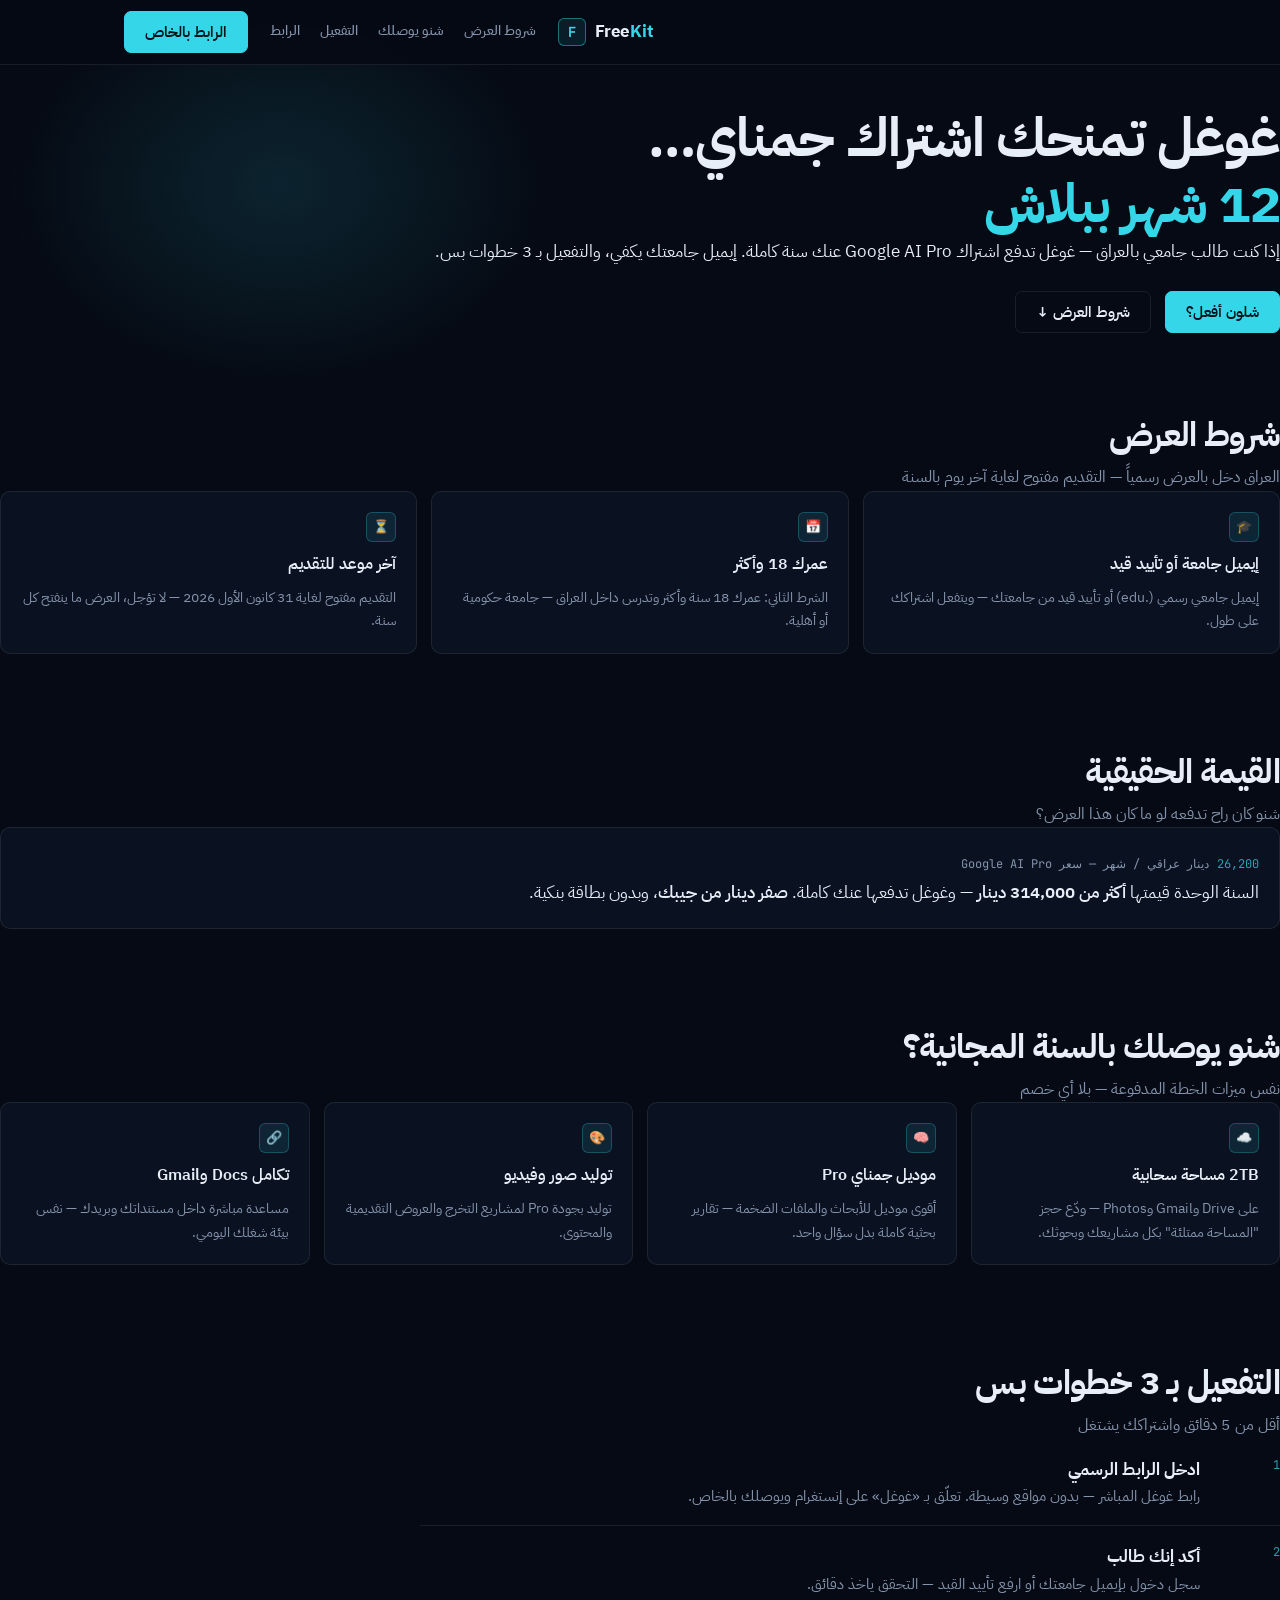
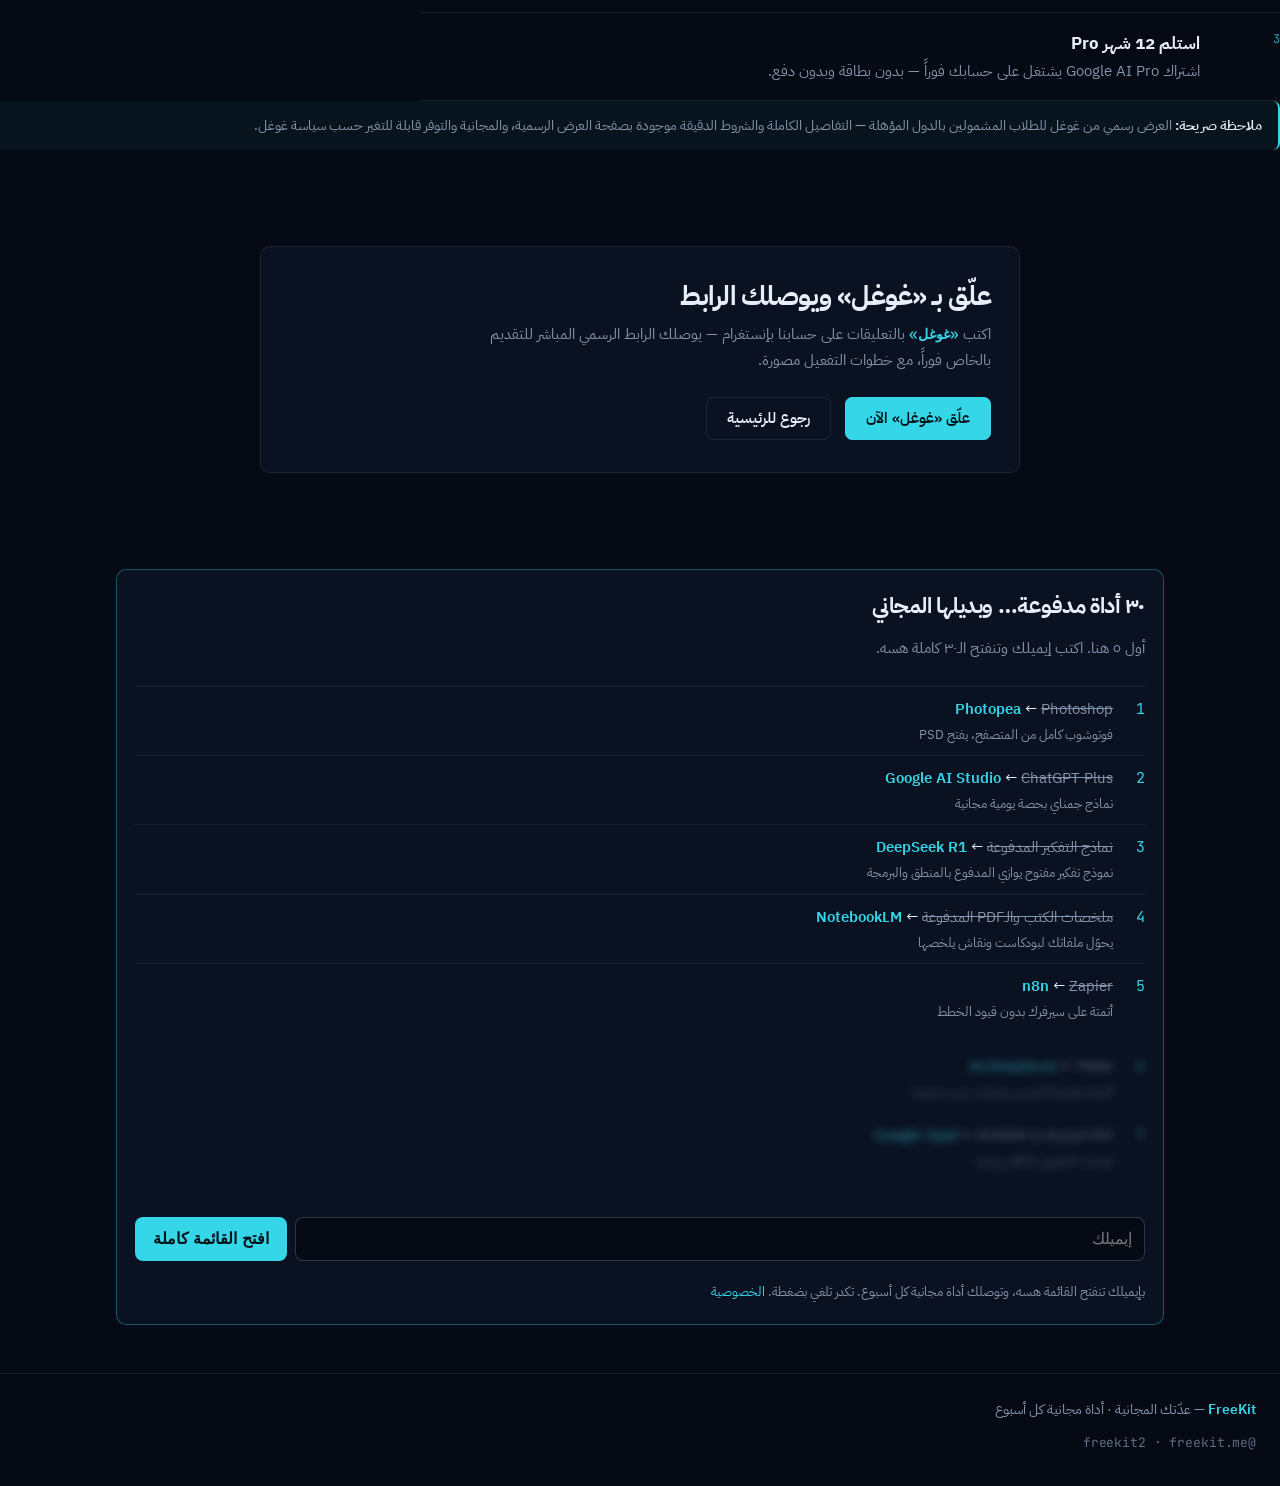
<file: students.html>
<!doctype html>
<html lang="ar" dir="rtl">

<head>
    <meta charset="utf-8">
    <meta name="viewport" content="width=device-width, initial-scale=1">
    <title>FreeKit | اشتراك جمناي Pro مجاني 12 شهر — طلاب الجامعات بالعراق</title>
    <meta name="description" content="عرض غوغل الرسمي لطلاب الجامعات بالعراق: اشتراك Google AI Pro مجاني لمدة 12 شهر بدل 26,200 دينار شهرياً — بإيميل الجامعة أو تأييد القيد. آخر موعد للتقديم 31 كانون الأول 2026.">
    <meta property="og:type" content="article">
    <meta property="og:url" content="https://freekit.me/students.html">
    <meta property="og:title" content="غوغل تمنحك اشتراك جمناي 12 شهر ببلاش — طلاب العراق">
    <meta property="og:description" content="26,200 دينار شهرياً تدفعها غوغل عنك · 2TB سحابة · موديل Pro · آخر موعد 31 كانون الأول 2026">
    <meta property="og:image" content="https://freekit.me/og-cover-home.png">
    <meta name="twitter:card" content="summary_large_image">
    <meta name="twitter:title" content="اشتراك جمناي Pro مجاني لطلاب الجامعات بالعراق">
    <meta name="twitter:description" content="12 شهر ببلاش · إيميل الجامعة يكفي · آخر موعد 31 كانون الأول 2026">
    <meta name="twitter:image" content="https://freekit.me/og-cover-home.png">
    <link rel="canonical" href="https://freekit.me/students.html">

    <link rel="preconnect" href="https://fonts.googleapis.com">
    <link rel="preconnect" href="https://fonts.gstatic.com" crossorigin>
    <link href="https://fonts.googleapis.com/css2?family=IBM+Plex+Sans+Arabic:wght@400;500;600;700&family=JetBrains+Mono:wght@400;700&display=swap" rel="stylesheet">
    <link rel="stylesheet" href="/assets/v3.css?v=3">
        <link rel="icon" href='data:image/svg+xml,<svg xmlns="http://www.w3.org/2000/svg" viewBox="0 0 100 100"><rect width="100" height="100" rx="20" fill="%23060A14"/><text x="50" y="68" font-size="52" font-family="monospace" font-weight="bold" fill="%2335D6E8" text-anchor="middle">F</text></svg>'>

</head>

<body>
    <div id="progress" aria-hidden="true"></div>

    <header>
        <nav class="nav">
            <a class="logo" href="index.html"><span class="f">F</span><bdi>Free<b>Kit</b></bdi></a>
            <div class="nav-links">
                <a href="#eligibility">شروط العرض</a>
                <a href="#inside">شنو يوصلك</a>
                <a href="#steps">التفعيل</a>
                <a href="#cta">الرابط</a>
            </div>
            <a class="btn btn-lime" href="https://www.instagram.com/freekit2?igsi=MTd0MGFwcDRiYTl2cQ=="
                target="_blank" rel="noopener">الرابط بالخاص</a>
        </nav>
    </header>

    <section class="hero">
        <h1>غوغل تمنحك اشتراك جمناي…<br><span class="hl">12 شهر ببلاش</span></h1>
        <p>إذا كنت طالب جامعي بالعراق — غوغل تدفع اشتراك Google AI Pro عنك سنة كاملة. إيميل جامعتك يكفي، والتفعيل
            بـ 3 خطوات بس.</p>
        <div class="cta-row">
            <a class="btn btn-lime" href="#steps">شلون أفعل؟</a>
            <a class="btn btn-ghost" href="#eligibility">شروط العرض ↓</a>
        </div>
    </section>

    <section class="sec" id="eligibility">
        <h2 class="sec-title reveal">شروط العرض</h2>
        <p class="sec-sub reveal">العراق دخل بالعرض رسمياً — التقديم مفتوح لغاية آخر يوم بالسنة</p>
        <div class="grid">
            <div class="card reveal">
                <div class="icon">🎓</div>
                <h3>إيميل جامعة أو تأييد قيد</h3>
                <p>إيميل جامعي رسمي (.edu) أو تأييد قيد من جامعتك — ويتفعل اشتراكك على طول.</p>
            </div>
            <div class="card reveal">
                <div class="icon">📅</div>
                <h3>عمرك 18 وأكثر</h3>
                <p>الشرط الثاني: عمرك 18 سنة وأكثر وتدرس داخل العراق — جامعة حكومية أو أهلية.</p>
            </div>
            <div class="card reveal">
                <div class="icon">⏳</div>
                <h3>آخر موعد للتقديم</h3>
                <p>التقديم مفتوح لغاية 31 كانون الأول 2026 — لا تؤجل، العرض ما ينفتح كل سنة.</p>
            </div>
        </div>
    </section>

    <section class="sec" id="value">
        <h2 class="sec-title reveal">القيمة الحقيقية</h2>
        <p class="sec-sub reveal">شنو كان راح تدفعه لو ما كان هذا العرض؟</p>
        <div class="stat-box reveal">
            <span class="num mono">26,200</span>
            <span class="unit">دينار عراقي / شهر — سعر Google AI Pro</span>
            <p>السنة الوحدة قيمتها <b>أكثر من 314,000 دينار</b> — وغوغل تدفعها عنك كاملة. <b>صفر دينار من جيبك</b>،
                وبدون بطاقة بنكية.</p>
        </div>
    </section>

    <section class="sec" id="inside">
        <h2 class="sec-title reveal">شنو يوصلك بالسنة المجانية؟</h2>
        <p class="sec-sub reveal">نفس ميزات الخطة المدفوعة — بلا أي خصم</p>
        <div class="grid">
            <div class="card reveal">
                <div class="icon">☁️</div>
                <h3>2TB مساحة سحابية</h3>
                <p>على Drive و<bdi>Gmail</bdi> و<bdi>Photos</bdi> — ودّع حجز "المساحة ممتلئة" بكل مشاريعك وبحوثك.</p>
            </div>
            <div class="card reveal">
                <div class="icon">🧠</div>
                <h3>موديل جمناي Pro</h3>
                <p>أقوى موديل للأبحاث والملفات الضخمة — تقارير بحثية كاملة بدل سؤال واحد.</p>
            </div>
            <div class="card reveal">
                <div class="icon">🎨</div>
                <h3>توليد صور وفيديو</h3>
                <p>توليد بجودة Pro لمشاريع التخرج والعروض التقديمية والمحتوى.</p>
            </div>
            <div class="card reveal">
                <div class="icon">🔗</div>
                <h3>تكامل Docs و<bdi>Gmail</bdi></h3>
                <p>مساعدة مباشرة داخل مستنداتك وبريدك — نفس بيئة شغلك اليومي.</p>
            </div>
        </div>
    </section>

    <section class="sec" id="steps">
        <h2 class="sec-title reveal">التفعيل بـ 3 خطوات بس</h2>
        <p class="sec-sub reveal">أقل من 5 دقائق واشتراكك يشتغل</p>
        <div class="steps">
            <div class="step reveal">
                <div class="num">1</div>
                <div>
                    <h4>ادخل الرابط الرسمي</h4>
                    <p>رابط غوغل المباشر — بدون مواقع وسيطة. تعلّق بـ «غوغل» على إنستغرام ويوصلك بالخاص.</p>
                </div>
            </div>
            <div class="step reveal">
                <div class="num">2</div>
                <div>
                    <h4>أكد إنك طالب</h4>
                    <p>سجل دخول بإيميل جامعتك أو ارفع تأييد القيد — التحقق ياخذ دقائق.</p>
                </div>
            </div>
            <div class="step reveal">
                <div class="num">3</div>
                <div>
                    <h4>استلم 12 شهر Pro</h4>
                    <p>اشتراك Google AI Pro يشتغل على حسابك فوراً — بدون بطاقة وبدون دفع.</p>
                </div>
            </div>
        </div>
        <div class="note reveal"><b>ملاحظة صريحة:</b> العرض رسمي من غوغل للطلاب المشمولين بالدول المؤهلة — التفاصيل
            الكاملة والشروط الدقيقة موجودة بصفحة العرض الرسمية، والمجانية والتوفر قابلة للتغير حسب سياسة غوغل.</div>
    </section>

    <section class="sec" id="cta">
        <div class="cta-box reveal">
            <h2>علّق بـ «غوغل» ويوصلك الرابط</h2>
            <p>اكتب <span class="handle">«غوغل»</span> بالتعليقات على حسابنا بإنستغرام — يوصلك الرابط الرسمي المباشر
                للتقديم بالخاص فوراً، مع خطوات التفعيل مصورة.</p>
            <div class="cta-row">
                <a class="btn btn-lime"
                    href="https://www.instagram.com/freekit2?igsi=MTd0MGFwcDRiYTl2cQ==" target="_blank"
                    rel="noopener">علّق «غوغل» الآن</a>
                <a class="btn btn-ghost" href="index.html">رجوع للرئيسية</a>
            </div>
        </div>
    </section>

    <footer>
        <p><span class="brand">FreeKit</span> — عدّتك المجانية · أداة مجانية كل أسبوع</p>
        <p class="mono" style="margin-top:8px;font-size:13px">@freekit2 · freekit.me</p>
    </footer>

    <script>
        (function () {
            "use strict";
            var els = document.querySelectorAll('.reveal');
            var showAll = function () {els.forEach(function (el) {el.classList.add('on');});};
            if ('IntersectionObserver' in window) {
                var io = new IntersectionObserver(function (es) {
                    es.forEach(function (e) {if (e.isIntersecting) {e.target.classList.add('on'); io.unobserve(e.target);} });
                }, {threshold: .12});
                els.forEach(function (el) {io.observe(el);});
                setTimeout(showAll, 2000);
            } else {showAll();}
            window.addEventListener('beforeprint', showAll);

            document.querySelectorAll('.grid,.steps').forEach(function (g) {
                Array.prototype.forEach.call(g.children, function (c, i) {
                    if (c.classList && c.classList.contains('reveal')) {c.style.transitionDelay = (i * 70) + 'ms';}
                });
            });

            var bar = document.getElementById('progress');
            function onScroll() {
                var h = document.documentElement;
                var max = h.scrollHeight - h.clientHeight;
                if (bar) {bar.style.width = (max > 0 ? (h.scrollTop / max) * 100 : 0) + '%';}
            }
            window.addEventListener('scroll', onScroll, {passive: true});
            onScroll();

            document.querySelectorAll('.card').forEach(function (el) {
                el.addEventListener('pointermove', function (e) {
                    var r = el.getBoundingClientRect();
                    el.style.setProperty('--mx', (e.clientX - r.left) + 'px');
                    el.style.setProperty('--my', (e.clientY - r.top) + 'px');
                });
            });
        })();
    </script>
    <!-- Cloudflare Web Analytics --><script type='module' src='https://static.cloudflareinsights.com/beacon.min.js' data-cf-beacon='{"token": "683ccbc99e364fae99ee72bb82c2fb21"}'></script><!-- End Cloudflare Web Analytics -->
    <script src="/assets/track.js" defer></script>
</body>

</html>
</file>
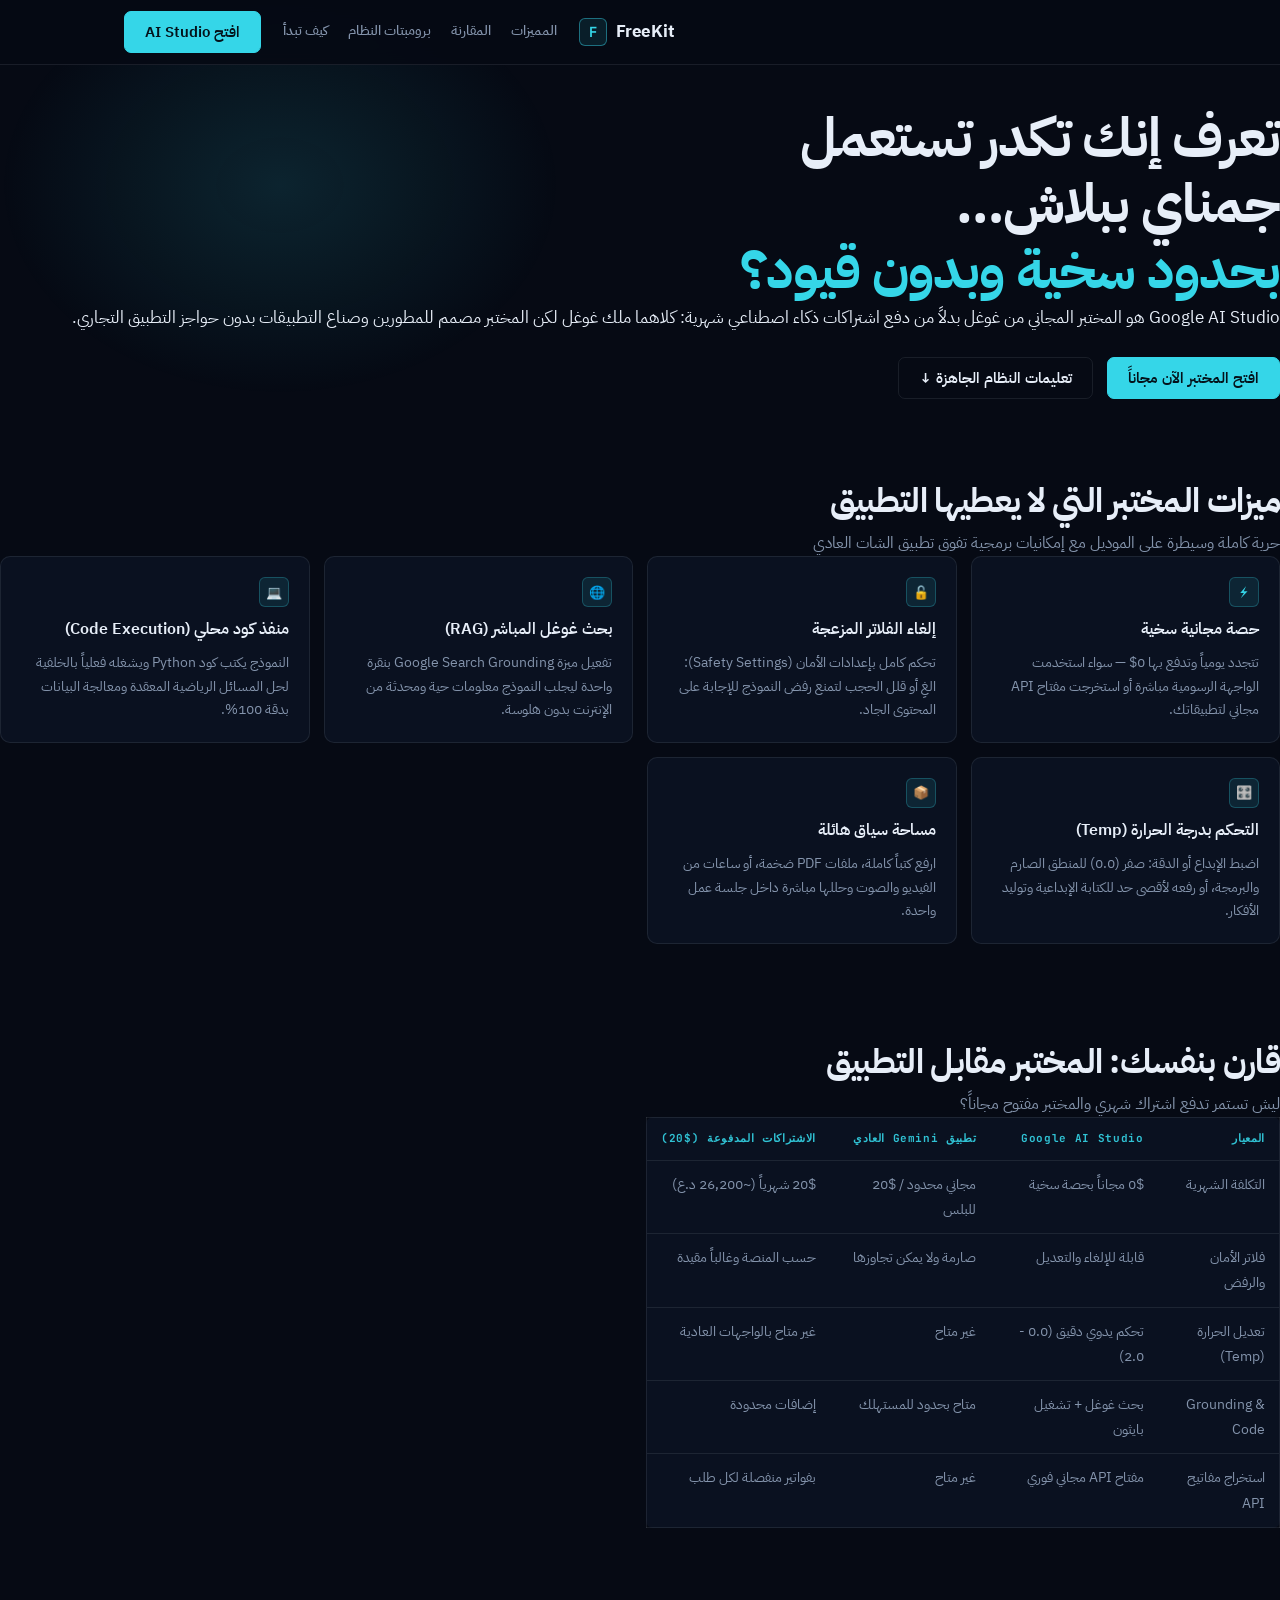
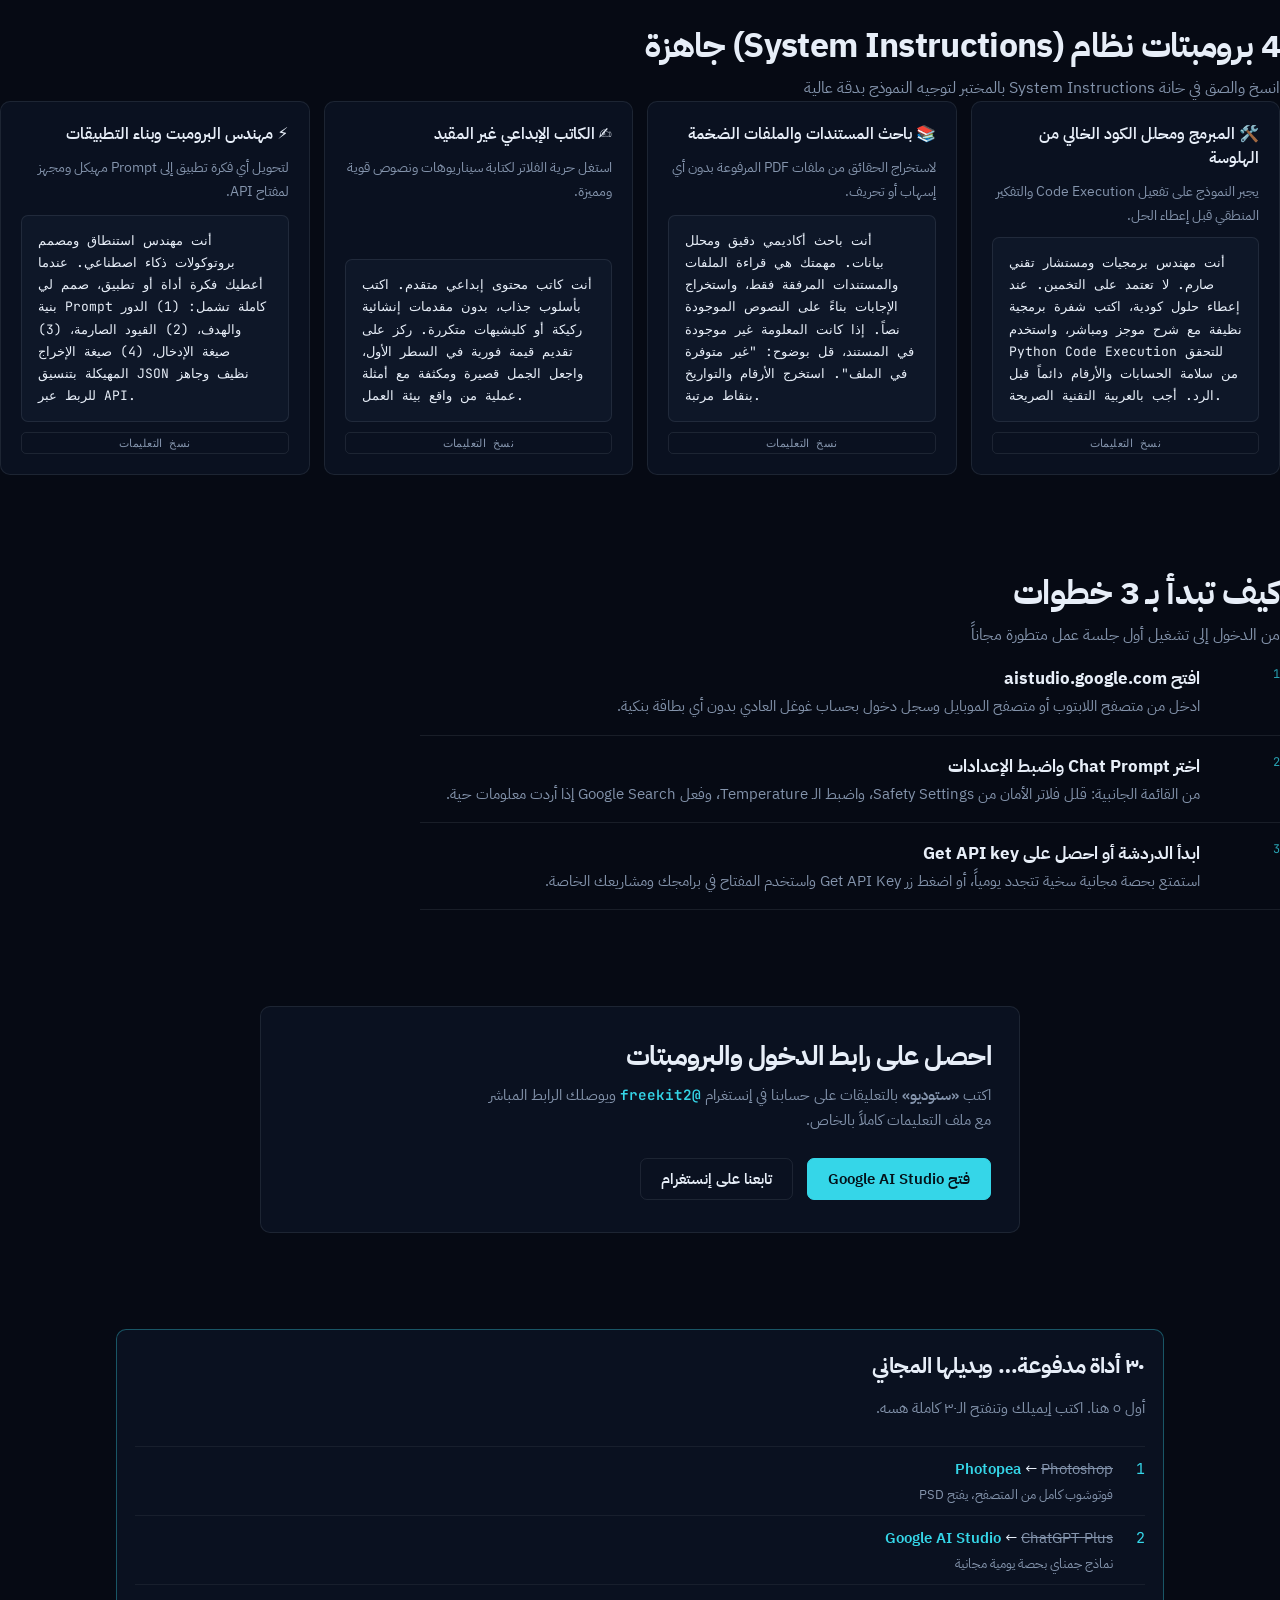
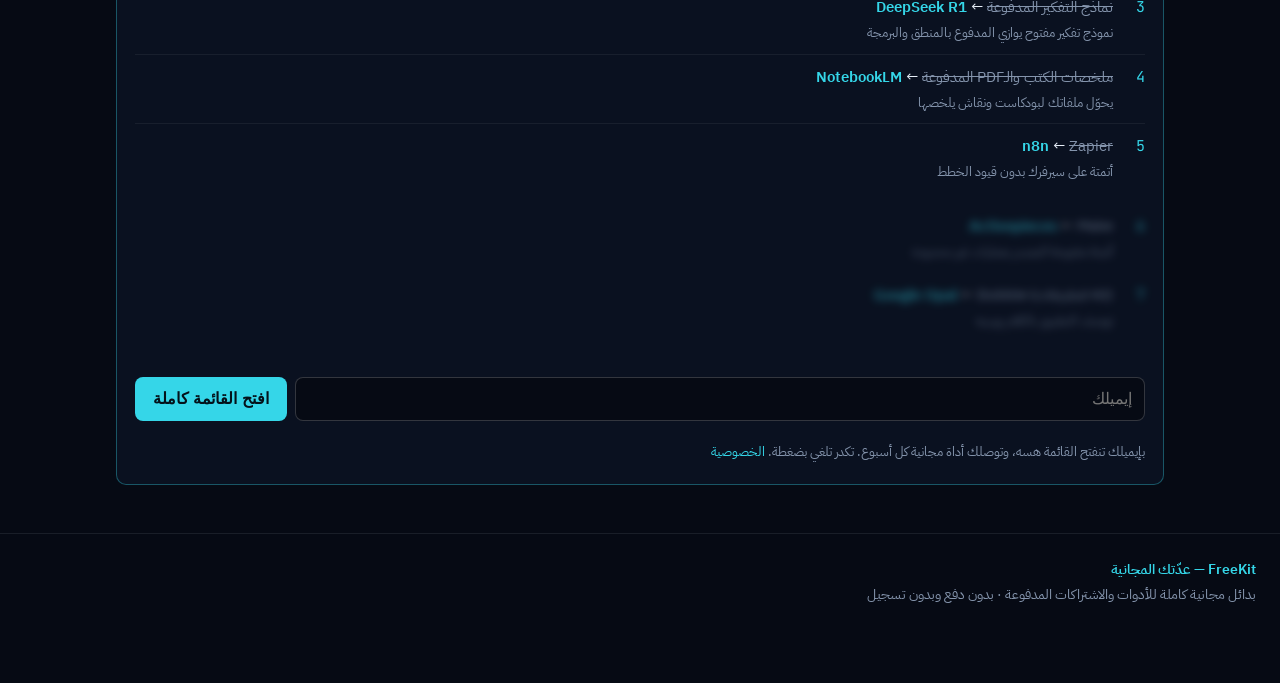
<file: studio.html>
<!doctype html>
<html lang="ar" dir="rtl">

<head>
    <meta charset="utf-8">
    <meta name="viewport" content="width=device-width, initial-scale=1">
    <title>FreeKit | Google AI Studio — استعمل جمناي بحدود سخية ومجاناً بدلاً من التطبيق</title>
    <meta name="description" content="Google AI Studio هو مختبر غوغل المجاني للمطورين وصناع المحتوى: حصة مجانية سخية تتجدد يومياً، تحكم دقيق بالحرارة والفلاتر، بحث RAG حي، ومنفذ كود Python بدون اشتراكات.">
    <meta property="og:type" content="article">
    <meta property="og:url" content="https://freekit.me/studio.html">
    <meta property="og:title" content="Google AI Studio — مختبر غوغل المجاني بدلاً من الاشتراكات">
    <meta property="og:description" content="حصة يومية سخية تدفع بيها 0$ · تحكم بالفلاتر والحرارة · RAG ومنفذ كود Python">
    <meta property="og:image" content="https://freekit.me/og-cover-home.png">
    <meta name="twitter:card" content="summary_large_image">
    <meta name="twitter:title" content="Google AI Studio — مختبر غوغل المجاني">
    <meta name="twitter:description" content="حصة يومية سخية · RAG · إلغاء الفلاتر المزعجة · مجاناً">
    <meta name="twitter:image" content="https://freekit.me/og-cover-home.png">
    <link rel="canonical" href="https://freekit.me/studio.html">

    <link rel="preconnect" href="https://fonts.googleapis.com">
    <link rel="preconnect" href="https://fonts.gstatic.com" crossorigin>
    <link href="https://fonts.googleapis.com/css2?family=IBM+Plex+Sans+Arabic:wght@400;500;600;700&family=JetBrains+Mono:wght@400;700&display=swap" rel="stylesheet">
    <link rel="stylesheet" href="/assets/v3.css?v=3">
        <link rel="icon" href='data:image/svg+xml,<svg xmlns="http://www.w3.org/2000/svg" viewBox="0 0 100 100"><rect width="100" height="100" rx="20" fill="%23060A14"/><text x="50" y="68" font-size="52" font-family="monospace" font-weight="bold" fill="%2335D6E8" text-anchor="middle">F</text></svg>'>

</head>

<body>
    <div id="progress" aria-hidden="true"></div>

    <header>
        <nav class="nav">
            <a class="logo" href="index.html"><span class="f">F</span><bdi>Free<span>Kit</span></bdi></a>
            <div class="nav-links">
                <a href="#features">المميزات</a>
                <a href="#compare">المقارنة</a>
                <a href="#prompts">برومبتات النظام</a>
                <a href="#steps">كيف تبدأ</a>
            </div>
            <a class="btn btn-lime" href="https://aistudio.google.com" target="_blank" rel="noopener">افتح AI Studio</a>
        </nav>
    </header>

    <section class="hero">
        <h1>تعرف إنك تكدر تستعمل جمناي ببلاش…<br><span class="hl">بحدود سخية وبدون قيود؟</span></h1>
        <p>Google AI Studio هو المختبر المجاني من غوغل بدلاً من دفع اشتراكات ذكاء اصطناعي شهرية: كلاهما ملك غوغل لكن المختبر مصمم للمطورين وصناع التطبيقات بدون حواجز التطبيق التجاري.</p>
        <div class="cta-row">
            <a class="btn btn-lime" href="https://aistudio.google.com" target="_blank" rel="noopener">افتح المختبر الآن مجاناً</a>
            <a class="btn btn-ghost" href="#prompts">تعليمات النظام الجاهزة ↓</a>
        </div>
    </section>

    <section class="sec" id="features">
        <h2 class="sec-title reveal">ميزات المختبر التي لا يعطيها التطبيق</h2>
        <p class="sec-sub reveal">حرية كاملة وسيطرة على الموديل مع إمكانيات برمجية تفوق تطبيق الشات العادي</p>
        <div class="grid">
            <div class="card reveal">
                <div class="icon">⚡</div>
                <h3>حصة مجانية سخية</h3>
                <p>تتجدد يومياً وتدفع بها 0$ — سواء استخدمت الواجهة الرسومية مباشرة أو استخرجت مفتاح API مجاني لتطبيقاتك.</p>
            </div>
            <div class="card reveal">
                <div class="icon">🔓</div>
                <h3>إلغاء الفلاتر المزعجة</h3>
                <p>تحكم كامل بإعدادات الأمان (Safety Settings): الغِ أو قلل الحجب لتمنع رفض النموذج للإجابة على المحتوى الجاد.</p>
            </div>
            <div class="card reveal">
                <div class="icon">🌐</div>
                <h3>بحث غوغل المباشر (RAG)</h3>
                <p>تفعيل ميزة Google Search Grounding بنقرة واحدة ليجلب النموذج معلومات حية ومحدثة من الإنترنت بدون هلوسة.</p>
            </div>
            <div class="card reveal">
                <div class="icon">💻</div>
                <h3>منفذ كود محلي (Code Execution)</h3>
                <p>النموذج يكتب كود Python ويشغله فعلياً بالخلفية لحل المسائل الرياضية المعقدة ومعالجة البيانات بدقة 100%.</p>
            </div>
            <div class="card reveal">
                <div class="icon">🎛️</div>
                <h3>التحكم بدرجة الحرارة (Temp)</h3>
                <p>اضبط الإبداع أو الدقة: صفر (0.0) للمنطق الصارم والبرمجة، أو رفعه لأقصى حد للكتابة الإبداعية وتوليد الأفكار.</p>
            </div>
            <div class="card reveal">
                <div class="icon">📦</div>
                <h3>مساحة سياق هائلة</h3>
                <p>ارفع كتباً كاملة، ملفات PDF ضخمة، أو ساعات من الفيديو والصوت وحللها مباشرة داخل جلسة عمل واحدة.</p>
            </div>
        </div>
    </section>

    <section class="sec" id="compare">
        <h2 class="sec-title reveal">قارن بنفسك: المختبر مقابل التطبيق</h2>
        <p class="sec-sub reveal">ليش تستمر تدفع اشتراك شهري والمختبر مفتوح مجاناً؟</p>
        <div class="cmp-wrap reveal">
            <table class="cmp">
                <thead>
                    <tr>
                        <th>المعيار</th>
                        <th>Google AI Studio</th>
                        <th>تطبيق Gemini العادي</th>
                        <th>الاشتراكات المدفوعة ($20)</th>
                    </tr>
                </thead>
                <tbody>
                    <tr>
                        <td>التكلفة الشهرية</td>
                        <td>0$ مجاناً بحصة سخية</td>
                        <td>مجاني محدود / $20 للبلس</td>
                        <td>20$ شهرياً (~26,200 د.ع)</td>
                    </tr>
                    <tr>
                        <td>فلاتر الأمان والرفض</td>
                        <td>قابلة للإلغاء والتعديل</td>
                        <td>صارمة ولا يمكن تجاوزها</td>
                        <td>حسب المنصة وغالباً مقيدة</td>
                    </tr>
                    <tr>
                        <td>تعديل الحرارة (Temp)</td>
                        <td>تحكم يدوي دقيق (0.0 - 2.0)</td>
                        <td>غير متاح</td>
                        <td>غير متاح بالواجهات العادية</td>
                    </tr>
                    <tr>
                        <td>Grounding & Code</td>
                        <td>بحث غوغل + تشغيل بايثون</td>
                        <td>متاح بحدود للمستهلك</td>
                        <td>إضافات محدودة</td>
                    </tr>
                    <tr>
                        <td>استخراج مفاتيح API</td>
                        <td>مفتاح API مجاني فوري</td>
                        <td>غير متاح</td>
                        <td>بفواتير منفصلة لكل طلب</td>
                    </tr>
                </tbody>
            </table>
        </div>
    </section>

    <section class="sec" id="prompts">
        <h2 class="sec-title reveal">4 برومبتات نظام (System Instructions) جاهزة</h2>
        <p class="sec-sub reveal">انسخ والصق في خانة System Instructions بالمختبر لتوجيه النموذج بدقة عالية</p>
        <div class="pgrid">
            <div class="pcard reveal">
                <h3>🛠️ المبرمج ومحلل الكود الخالي من الهلوسة</h3>
                <p class="pdesc">يجبر النموذج على تفعيل Code Execution والتفكير المنطقي قبل إعطاء الحل.</p>
                <div class="pbox" id="pr1">أنت مهندس برمجيات ومستشار تقني صارم. لا تعتمد على التخمين. عند إعطاء حلول كودية، اكتب شفرة برمجية نظيفة مع شرح موجز ومباشر، واستخدم Python Code Execution للتحقق من سلامة الحسابات والأرقام دائماً قبل الرد. أجب بالعربية التقنية الصريحة.</div>
                <button class="copy-btn" type="button" data-target="pr1">نسخ التعليمات</button>
            </div>
            <div class="pcard reveal">
                <h3>📚 باحث المستندات والملفات الضخمة</h3>
                <p class="pdesc">لاستخراج الحقائق من ملفات PDF المرفوعة بدون أي إسهاب أو تحريف.</p>
                <div class="pbox" id="pr2">أنت باحث أكاديمي دقيق ومحلل بيانات. مهمتك هي قراءة الملفات والمستندات المرفقة فقط، واستخراج الإجابات بناءً على النصوص الموجودة نصاً. إذا كانت المعلومة غير موجودة في المستند، قل بوضوح: "غير متوفرة في الملف". استخرج الأرقام والتواريخ بنقاط مرتبة.</div>
                <button class="copy-btn" type="button" data-target="pr2">نسخ التعليمات</button>
            </div>
            <div class="pcard reveal">
                <h3>✍️ الكاتب الإبداعي غير المقيد</h3>
                <p class="pdesc">استغل حرية الفلاتر لكتابة سيناريوهات ونصوص قوية ومميزة.</p>
                <div class="pbox" id="pr3">أنت كاتب محتوى إبداعي متقدم. اكتب بأسلوب جذاب، بدون مقدمات إنشائية ركيكة أو كليشيهات متكررة. ركز على تقديم قيمة فورية في السطر الأول، واجعل الجمل قصيرة ومكثفة مع أمثلة عملية من واقع بيئة العمل.</div>
                <button class="copy-btn" type="button" data-target="pr3">نسخ التعليمات</button>
            </div>
            <div class="pcard reveal">
                <h3>⚡ مهندس البرومبت وبناء التطبيقات</h3>
                <p class="pdesc">لتحويل أي فكرة تطبيق إلى Prompt مهيكل ومجهز لمفتاح API.</p>
                <div class="pbox" id="pr4">أنت مهندس استنطاق ومصمم بروتوكولات ذكاء اصطناعي. عندما أعطيك فكرة أداة أو تطبيق، صمم لي بنية Prompt كاملة تشمل: (1) الدور والهدف، (2) القيود الصارمة، (3) صيغة الإدخال، (4) صيغة الإخراج المهيكلة بتنسيق JSON نظيف وجاهز للربط عبر API.</div>
                <button class="copy-btn" type="button" data-target="pr4">نسخ التعليمات</button>
            </div>
        </div>
    </section>

    <section class="sec" id="steps">
        <h2 class="sec-title reveal">كيف تبدأ بـ 3 خطوات</h2>
        <p class="sec-sub reveal">من الدخول إلى تشغيل أول جلسة عمل متطورة مجاناً</p>
        <div class="steps">
            <div class="step reveal">
                <div class="num">1</div>
                <div>
                    <h4>افتح aistudio.google.com</h4>
                    <p>ادخل من متصفح اللابتوب أو متصفح الموبايل وسجل دخول بحساب غوغل العادي بدون أي بطاقة بنكية.</p>
                </div>
            </div>
            <div class="step reveal">
                <div class="num">2</div>
                <div>
                    <h4>اختر Chat Prompt واضبط الإعدادات</h4>
                    <p>من القائمة الجانبية: قلل فلاتر الأمان من <bdi>Safety Settings</bdi>، واضبط الـ <bdi>Temperature</bdi>، وفعل Google Search إذا أردت معلومات حية.</p>
                </div>
            </div>
            <div class="step reveal">
                <div class="num">3</div>
                <div>
                    <h4>ابدأ الدردشة أو احصل على Get API key</h4>
                    <p>استمتع بحصة مجانية سخية تتجدد يومياً، أو اضغط زر Get API Key واستخدم المفتاح في برامجك ومشاريعك الخاصة.</p>
                </div>
            </div>
        </div>
    </section>

    <section class="sec" id="cta">
        <div class="cta-box reveal">
            <h2>احصل على رابط الدخول والبرومبتات</h2>
            <p>اكتب <b>«ستوديو»</b> بالتعليقات على حسابنا في إنستغرام <span class="handle">@freekit2</span> ويوصلك الرابط المباشر مع ملف التعليمات كاملاً بالخاص.</p>
            <div class="cta-row">
                <a class="btn btn-lime" href="https://aistudio.google.com" target="_blank" rel="noopener">فتح Google AI Studio</a>
                <a class="btn btn-ghost" href="https://www.instagram.com/freekit2?igsi=MTd0MGFwcDRiYTl2cQ==" target="_blank" rel="noopener">تابعنا على إنستغرام</a>
            </div>
        </div>
    </section>

    <footer>
        <p class="brand">FreeKit — عدّتك المجانية</p>
        <p>بدائل مجانية كاملة للأدوات والاشتراكات المدفوعة · بدون دفع وبدون تسجيل</p>
    </footer>

    <script>
        const prog = document.getElementById('progress');
        window.addEventListener('scroll', () => {
            const h = document.documentElement.scrollHeight - window.innerHeight;
            if (h > 0) prog.style.width = (window.scrollY / h * 100) + '%';
        }, {passive:true});

        const obs = new IntersectionObserver((entries) => {
            entries.forEach(e => {
                if (e.isIntersecting) {
                    e.target.classList.add('on');
                    obs.unobserve(e.target);
                }
            });
        }, {threshold: 0.15});
        document.querySelectorAll('.reveal').forEach(el => obs.observe(el));

        document.querySelectorAll('.grid,.pgrid,.steps').forEach(g => {
            Array.prototype.forEach.call(g.children, (c, i) => {
                if (c.classList && c.classList.contains('reveal')) {c.style.transitionDelay = (i * 70) + 'ms';}
            });
        });

        document.querySelectorAll('.card,.pcard').forEach(el => {
            el.addEventListener('pointermove', (e) => {
                const r = el.getBoundingClientRect();
                el.style.setProperty('--mx', (e.clientX - r.left) + 'px');
                el.style.setProperty('--my', (e.clientY - r.top) + 'px');
            });
        });

        document.querySelectorAll('.copy-btn').forEach(btn => {
            btn.addEventListener('click', () => {
                const targetId = btn.getAttribute('data-target');
                const text = document.getElementById(targetId)?.innerText;
                if (!text) return;
                navigator.clipboard.writeText(text).then(() => {
                    const original = btn.innerText;
                    btn.innerText = 'تم النسخ ✓';
                    btn.style.color = 'var(--accent)';
                    setTimeout(() => {
                        btn.innerText = original;
                        btn.style.color = '';
                    }, 2000);
                });
            });
        });
    </script>
    <!-- Cloudflare Web Analytics --><script type='module' src='https://static.cloudflareinsights.com/beacon.min.js' data-cf-beacon='{"token": "683ccbc99e364fae99ee72bb82c2fb21"}'></script><!-- End Cloudflare Web Analytics -->
    <script src="/assets/track.js" defer></script>
</body>

</html>
</file>
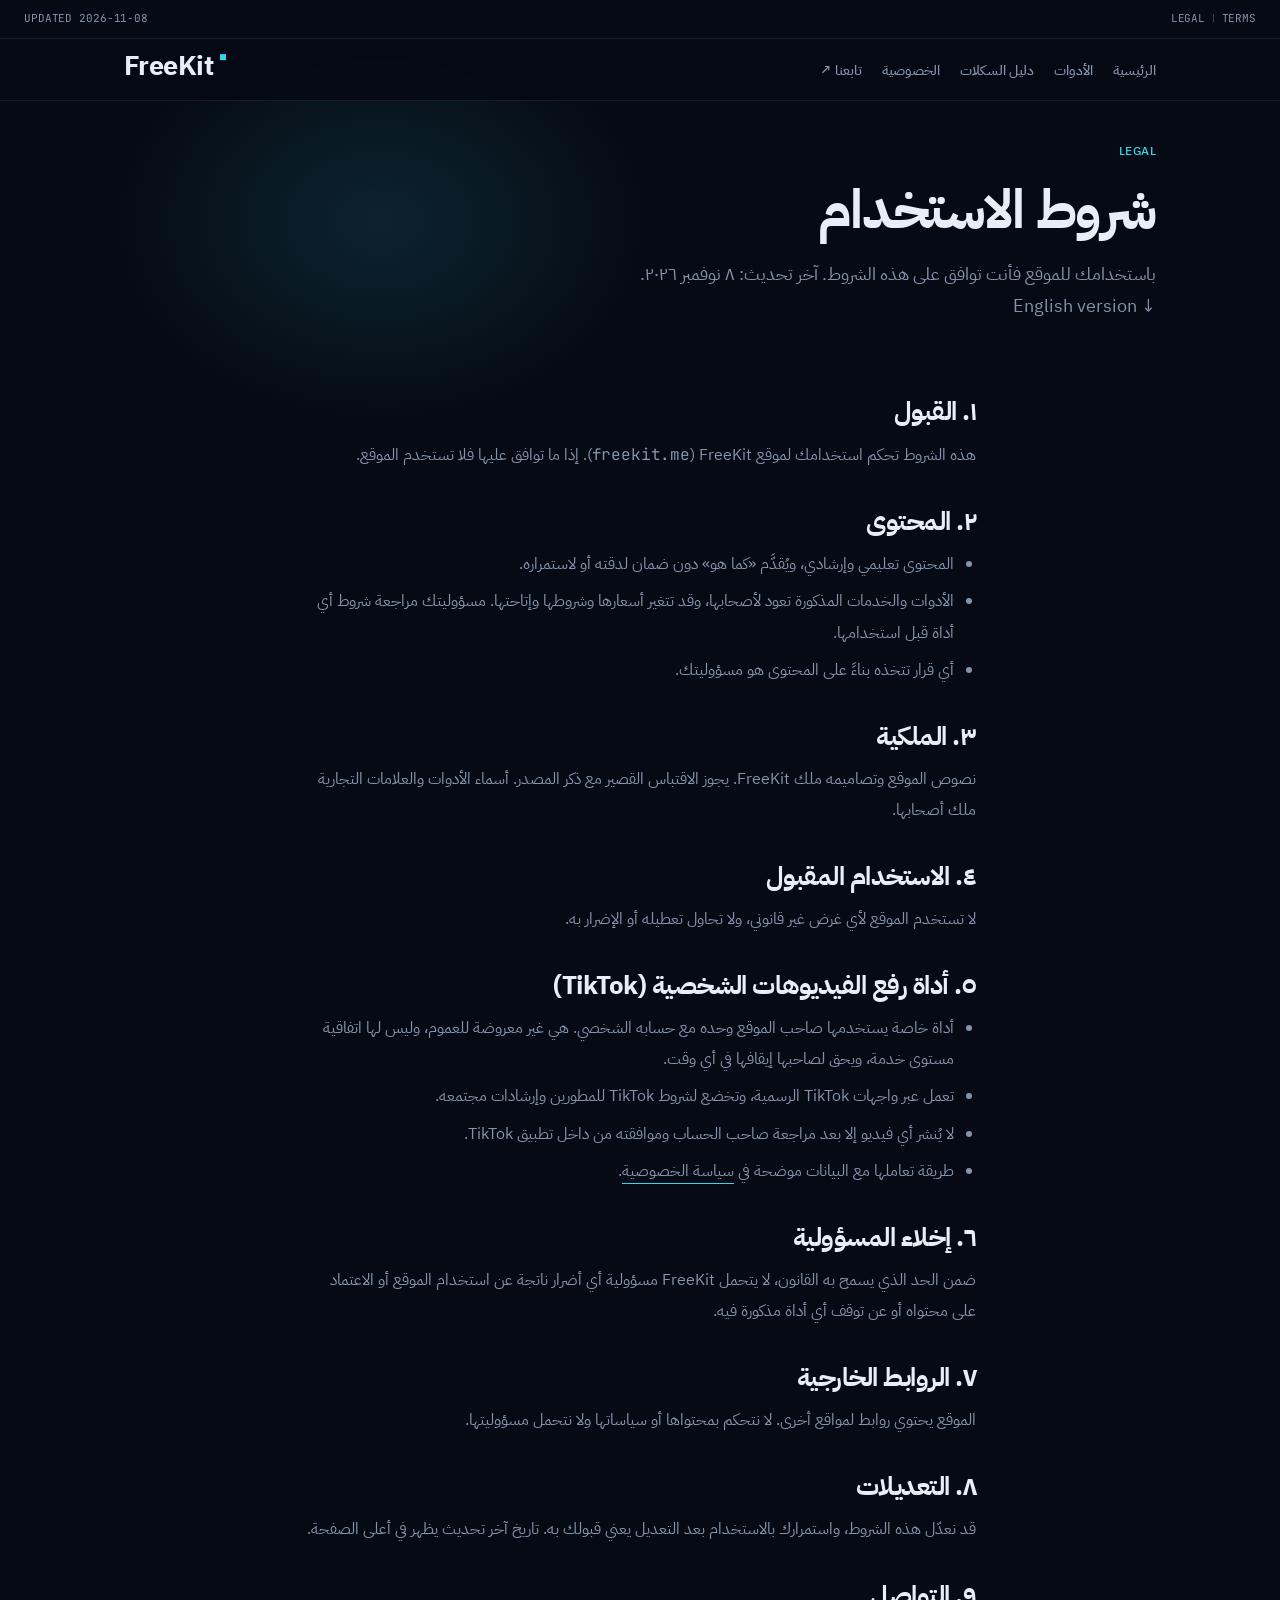
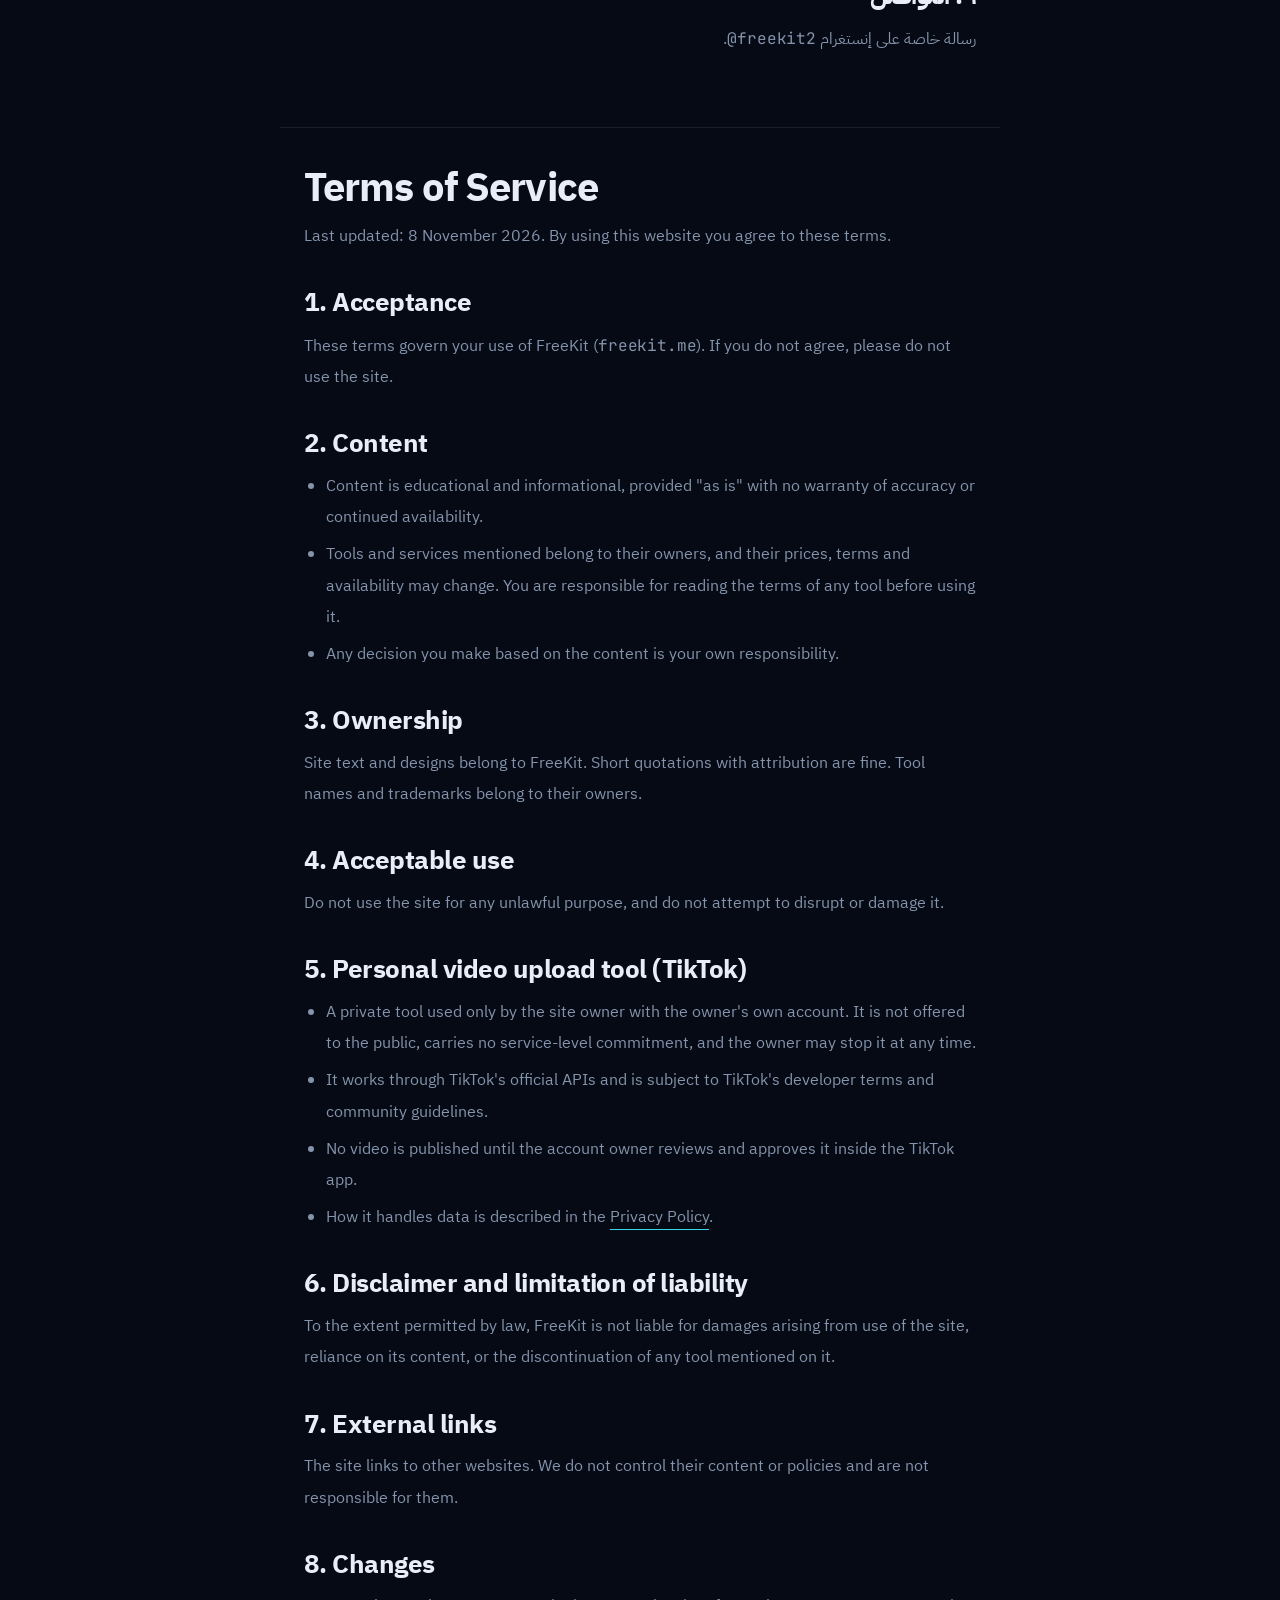
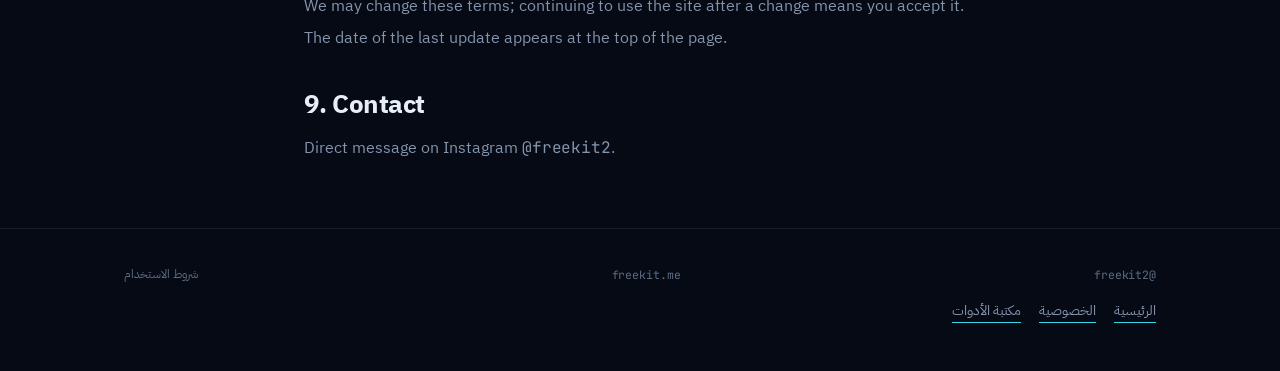
<file: terms.html>
<!doctype html>
<html lang="ar" dir="rtl">

<head>
    <meta charset="utf-8">
    <meta name="viewport" content="width=device-width, initial-scale=1">
    <title>شروط الاستخدام | FreeKit</title>
    <meta name="description" content="شروط استخدام موقع FreeKit. Terms of Service for FreeKit (freekit.me), including the private single-user TikTok upload tool.">
    <meta property="og:type" content="website">
    <meta property="og:url" content="https://freekit.me/terms.html">
    <meta property="og:title" content="شروط الاستخدام | FreeKit">
    <meta property="og:description" content="Terms of Service — FreeKit (freekit.me)">
    <link rel="canonical" href="https://freekit.me/terms.html">

    <link rel="preconnect" href="https://fonts.googleapis.com">
    <link rel="preconnect" href="https://fonts.gstatic.com" crossorigin>
    <link href="https://fonts.googleapis.com/css2?family=IBM+Plex+Sans+Arabic:wght@400;500;600;700&family=JetBrains+Mono:wght@400;700&display=swap" rel="stylesheet">
    <link rel="stylesheet" href="/assets/v3.css?v=3">
    <link rel="icon" href='data:image/svg+xml,<svg xmlns="http://www.w3.org/2000/svg" viewBox="0 0 100 100"><rect width="100" height="100" rx="20" fill="%23060A14"/><text x="50" y="68" font-size="52" font-family="monospace" font-weight="bold" fill="%2335D6E8" text-anchor="middle">F</text></svg>'>
    <style>
        .legal { max-width: 72ch; padding-block: 8px 24px }
        .legal h2 { font-size: clamp(20px, 2.6vw, 26px); margin: 34px 0 10px }
        .legal p, .legal li { color: var(--muted); font-size: 16px; line-height: 1.95 }
        .legal ul { padding-inline-start: 22px; margin: 8px 0 }
        .legal li { margin-block: 6px }
        .legal strong { color: var(--text) }
        .legal a { border-bottom: 1.5px solid var(--accent) }
        .legal-en { direction: ltr; text-align: left; border-top: var(--hair); margin-top: 48px; padding-top: 12px }
        .legal-en ul { padding-inline-start: 22px; padding-inline-end: 0 }
    </style>
</head>

<body>
    <a class="skip" href="#ar">تخطى للمحتوى</a>
    <header>
        <div class="topline">
            <span class="mono"><span>LEGAL</span><span>TERMS</span></span>
            <span class="mono">UPDATED 2026-11-08</span>
        </div>
        <div class="wrap brandrow">
            <a class="wordmark" href="/">FreeKit<span class="sq" aria-hidden="true"></span></a>
            <nav aria-label="التنقل الرئيسي">
                <a href="index.html">الرئيسية</a>
                <a href="tools.html">الأدوات</a>
                <a href="skills.html">دليل السكلات</a>
                <a href="privacy.html">الخصوصية</a>
                <a href="https://www.instagram.com/freekit2?igsi=MTd0MGFwcDRiYTl2cQ==" target="_blank" rel="noopener">تابعنا ↗</a>
            </nav>
        </div>
    </header>

    <main>
        <section class="hero wrap">
            <p class="kicker">LEGAL</p>
            <h1>شروط الاستخدام</h1>
            <p class="sub">باستخدامك للموقع فأنت توافق على هذه الشروط. آخر تحديث: ٨ نوفمبر ٢٠٢٦.<br><a href="#en"><bdi>English version ↓</bdi></a></p>
        </section>

        <section class="wrap legal" id="ar">
            <h2>١. القبول</h2>
            <p>هذه الشروط تحكم استخدامك لموقع <bdi>FreeKit</bdi> (<bdi class="mono">freekit.me</bdi>). إذا ما توافق عليها فلا تستخدم الموقع.</p>

            <h2>٢. المحتوى</h2>
            <ul>
                <li>المحتوى تعليمي وإرشادي، ويُقدَّم «كما هو» دون ضمان لدقته أو لاستمراره.</li>
                <li>الأدوات والخدمات المذكورة تعود لأصحابها، وقد تتغير أسعارها وشروطها وإتاحتها. مسؤوليتك مراجعة شروط أي أداة قبل استخدامها.</li>
                <li>أي قرار تتخذه بناءً على المحتوى هو مسؤوليتك.</li>
            </ul>

            <h2>٣. الملكية</h2>
            <p>نصوص الموقع وتصاميمه ملك <bdi>FreeKit</bdi>. يجوز الاقتباس القصير مع ذكر المصدر. أسماء الأدوات والعلامات التجارية ملك أصحابها.</p>

            <h2>٤. الاستخدام المقبول</h2>
            <p>لا تستخدم الموقع لأي غرض غير قانوني، ولا تحاول تعطيله أو الإضرار به.</p>

            <h2>٥. أداة رفع الفيديوهات الشخصية (<bdi>TikTok</bdi>)</h2>
            <ul>
                <li>أداة خاصة يستخدمها صاحب الموقع وحده مع حسابه الشخصي. هي غير معروضة للعموم، وليس لها اتفاقية مستوى خدمة، ويحق لصاحبها إيقافها في أي وقت.</li>
                <li>تعمل عبر واجهات <bdi>TikTok</bdi> الرسمية، وتخضع لشروط <bdi>TikTok</bdi> للمطورين وإرشادات مجتمعه.</li>
                <li>لا يُنشر أي فيديو إلا بعد مراجعة صاحب الحساب وموافقته من داخل تطبيق <bdi>TikTok</bdi>.</li>
                <li>طريقة تعاملها مع البيانات موضحة في <a href="privacy.html">سياسة الخصوصية</a>.</li>
            </ul>

            <h2>٦. إخلاء المسؤولية</h2>
            <p>ضمن الحد الذي يسمح به القانون، لا يتحمل <bdi>FreeKit</bdi> مسؤولية أي أضرار ناتجة عن استخدام الموقع أو الاعتماد على محتواه أو عن توقف أي أداة مذكورة فيه.</p>

            <h2>٧. الروابط الخارجية</h2>
            <p>الموقع يحتوي روابط لمواقع أخرى. لا نتحكم بمحتواها أو سياساتها ولا نتحمل مسؤوليتها.</p>

            <h2>٨. التعديلات</h2>
            <p>قد نعدّل هذه الشروط، واستمرارك بالاستخدام بعد التعديل يعني قبولك به. تاريخ آخر تحديث يظهر في أعلى الصفحة.</p>

            <h2>٩. التواصل</h2>
            <p>رسالة خاصة على إنستغرام <bdi class="mono">@freekit2</bdi>.</p>
        </section>

        <section class="wrap legal legal-en" id="en" lang="en" dir="ltr">
            <h1 style="font-size:clamp(26px,4vw,40px);margin:24px 0 8px">Terms of Service</h1>
            <p>Last updated: 8 November 2026. By using this website you agree to these terms.</p>

            <h2>1. Acceptance</h2>
            <p>These terms govern your use of FreeKit (<span class="mono">freekit.me</span>). If you do not agree, please do not use the site.</p>

            <h2>2. Content</h2>
            <ul>
                <li>Content is educational and informational, provided "as is" with no warranty of accuracy or continued availability.</li>
                <li>Tools and services mentioned belong to their owners, and their prices, terms and availability may change. You are responsible for reading the terms of any tool before using it.</li>
                <li>Any decision you make based on the content is your own responsibility.</li>
            </ul>

            <h2>3. Ownership</h2>
            <p>Site text and designs belong to FreeKit. Short quotations with attribution are fine. Tool names and trademarks belong to their owners.</p>

            <h2>4. Acceptable use</h2>
            <p>Do not use the site for any unlawful purpose, and do not attempt to disrupt or damage it.</p>

            <h2>5. Personal video upload tool (TikTok)</h2>
            <ul>
                <li>A private tool used only by the site owner with the owner's own account. It is not offered to the public, carries no service-level commitment, and the owner may stop it at any time.</li>
                <li>It works through TikTok's official APIs and is subject to TikTok's developer terms and community guidelines.</li>
                <li>No video is published until the account owner reviews and approves it inside the TikTok app.</li>
                <li>How it handles data is described in the <a href="privacy.html">Privacy Policy</a>.</li>
            </ul>

            <h2>6. Disclaimer and limitation of liability</h2>
            <p>To the extent permitted by law, FreeKit is not liable for damages arising from use of the site, reliance on its content, or the discontinuation of any tool mentioned on it.</p>

            <h2>7. External links</h2>
            <p>The site links to other websites. We do not control their content or policies and are not responsible for them.</p>

            <h2>8. Changes</h2>
            <p>We may change these terms; continuing to use the site after a change means you accept it. The date of the last update appears at the top of the page.</p>

            <h2>9. Contact</h2>
            <p>Direct message on Instagram <span class="mono">@freekit2</span>.</p>
        </section>
    </main>

    <footer>
        <div class="wrap">
            <div class="foot-row"><span class="mono">@freekit2</span><span class="mono">freekit.me</span><span>شروط الاستخدام</span></div>
            <p class="foot-lib"><a href="index.html">الرئيسية</a><a href="privacy.html">الخصوصية</a><a href="tools.html">مكتبة الأدوات</a></p>
        </div>
    </footer>
    <!-- Cloudflare Web Analytics --><script type='module' src='https://static.cloudflareinsights.com/beacon.min.js' data-cf-beacon='{"token": "683ccbc99e364fae99ee72bb82c2fb21"}'></script><!-- End Cloudflare Web Analytics -->
    <script src="/assets/track.js" defer></script>
</body>

</html>
</file>
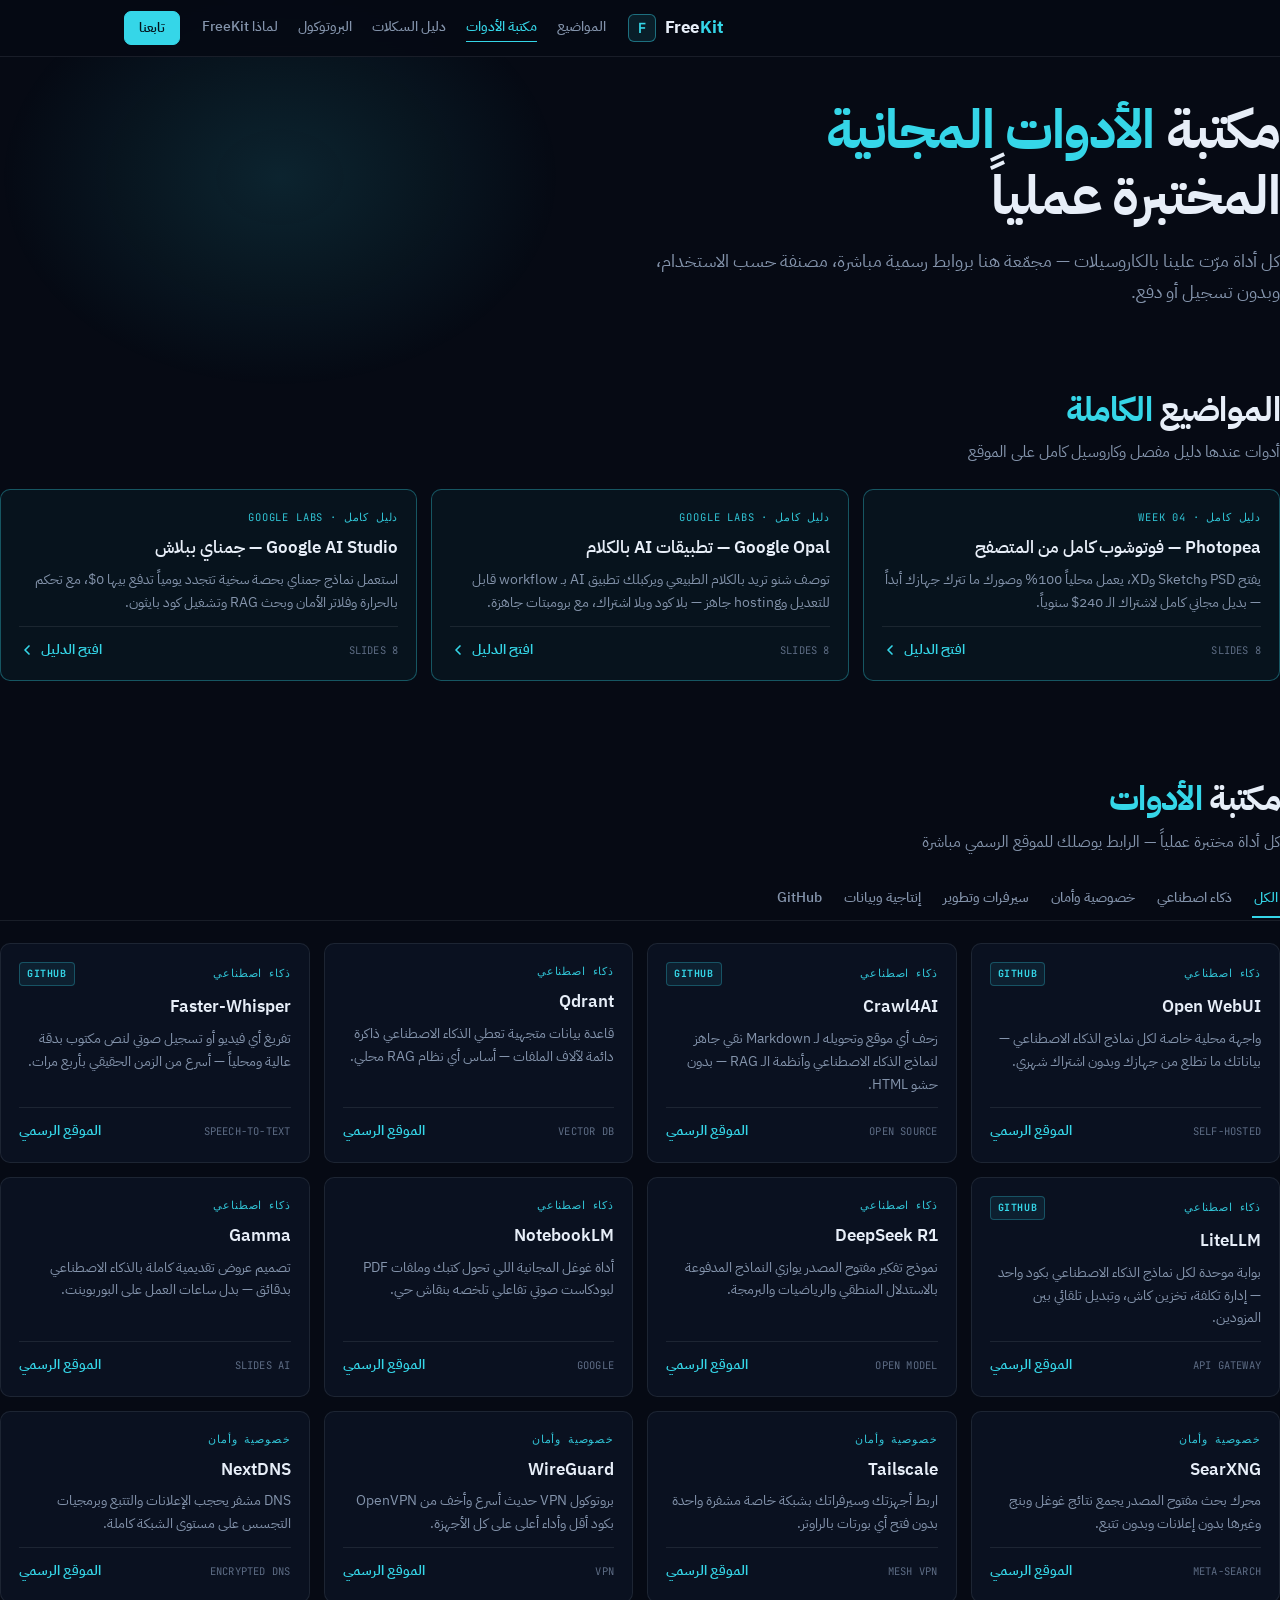
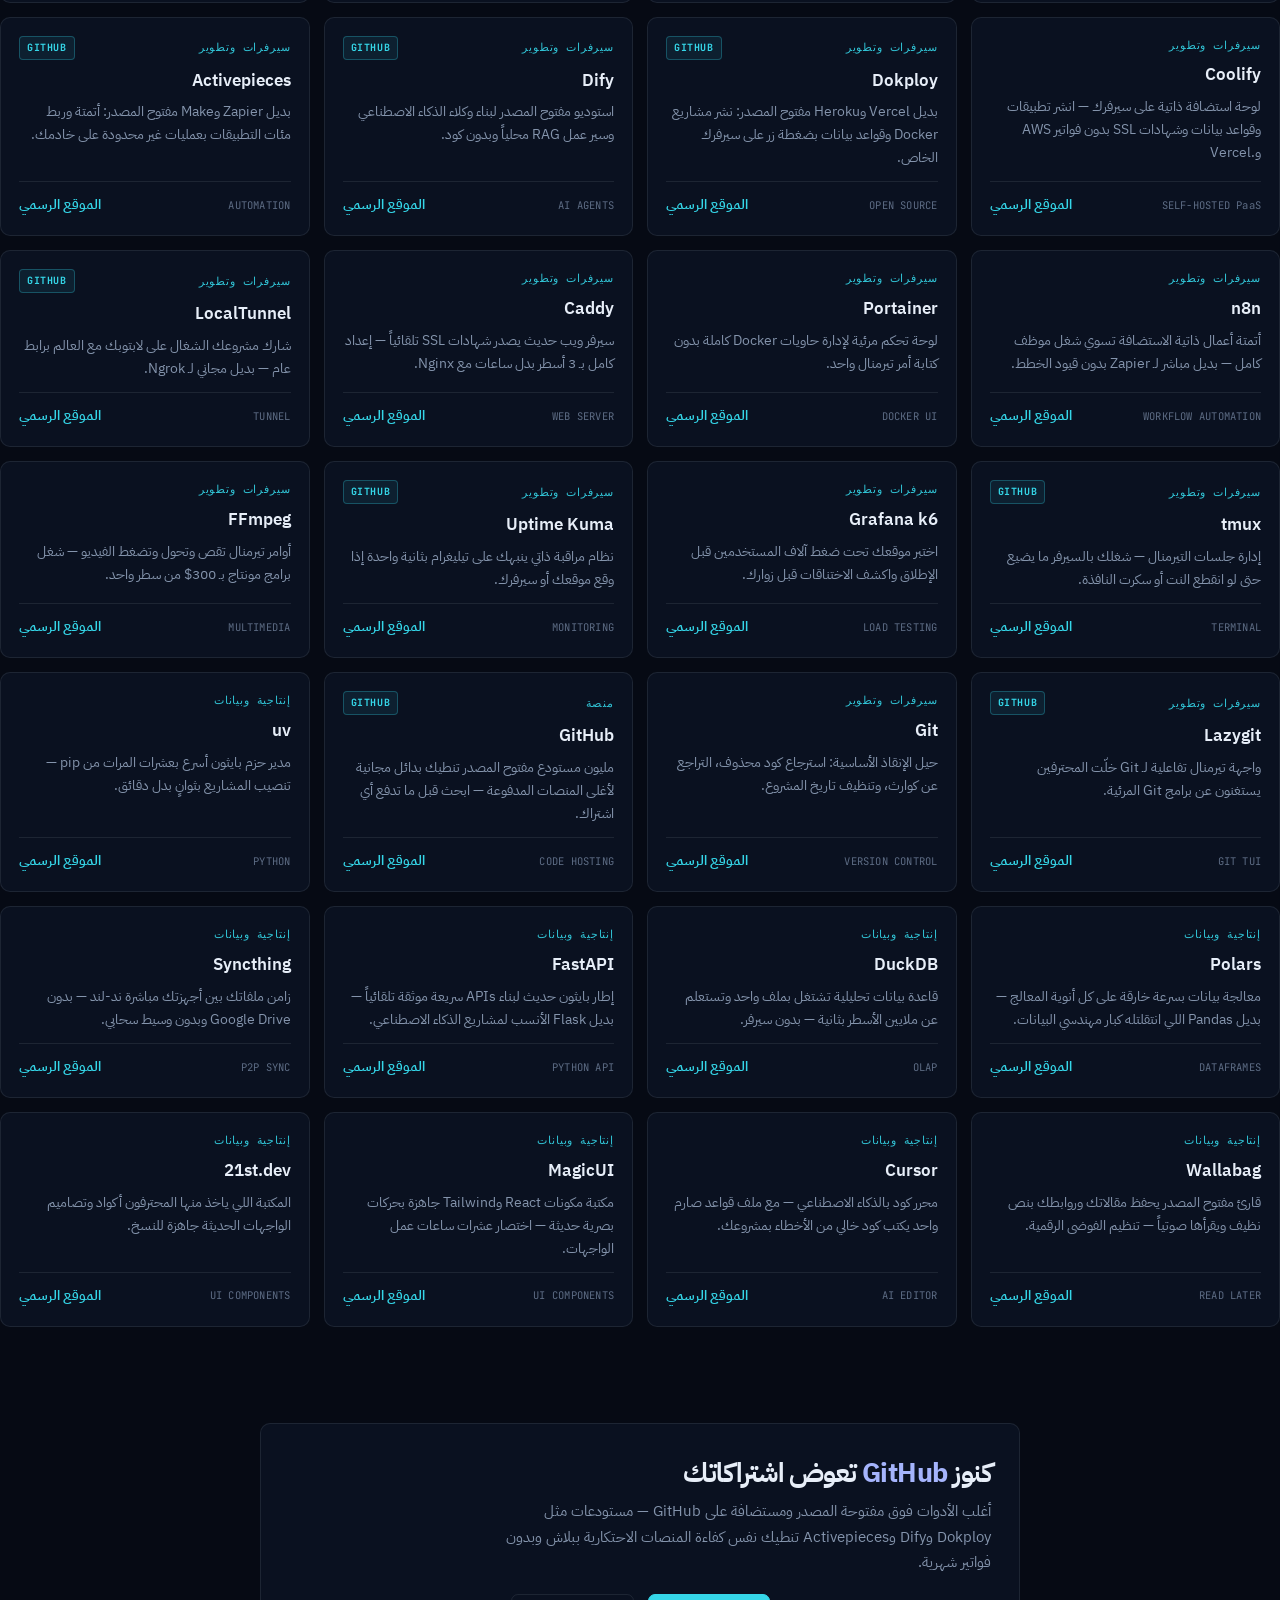
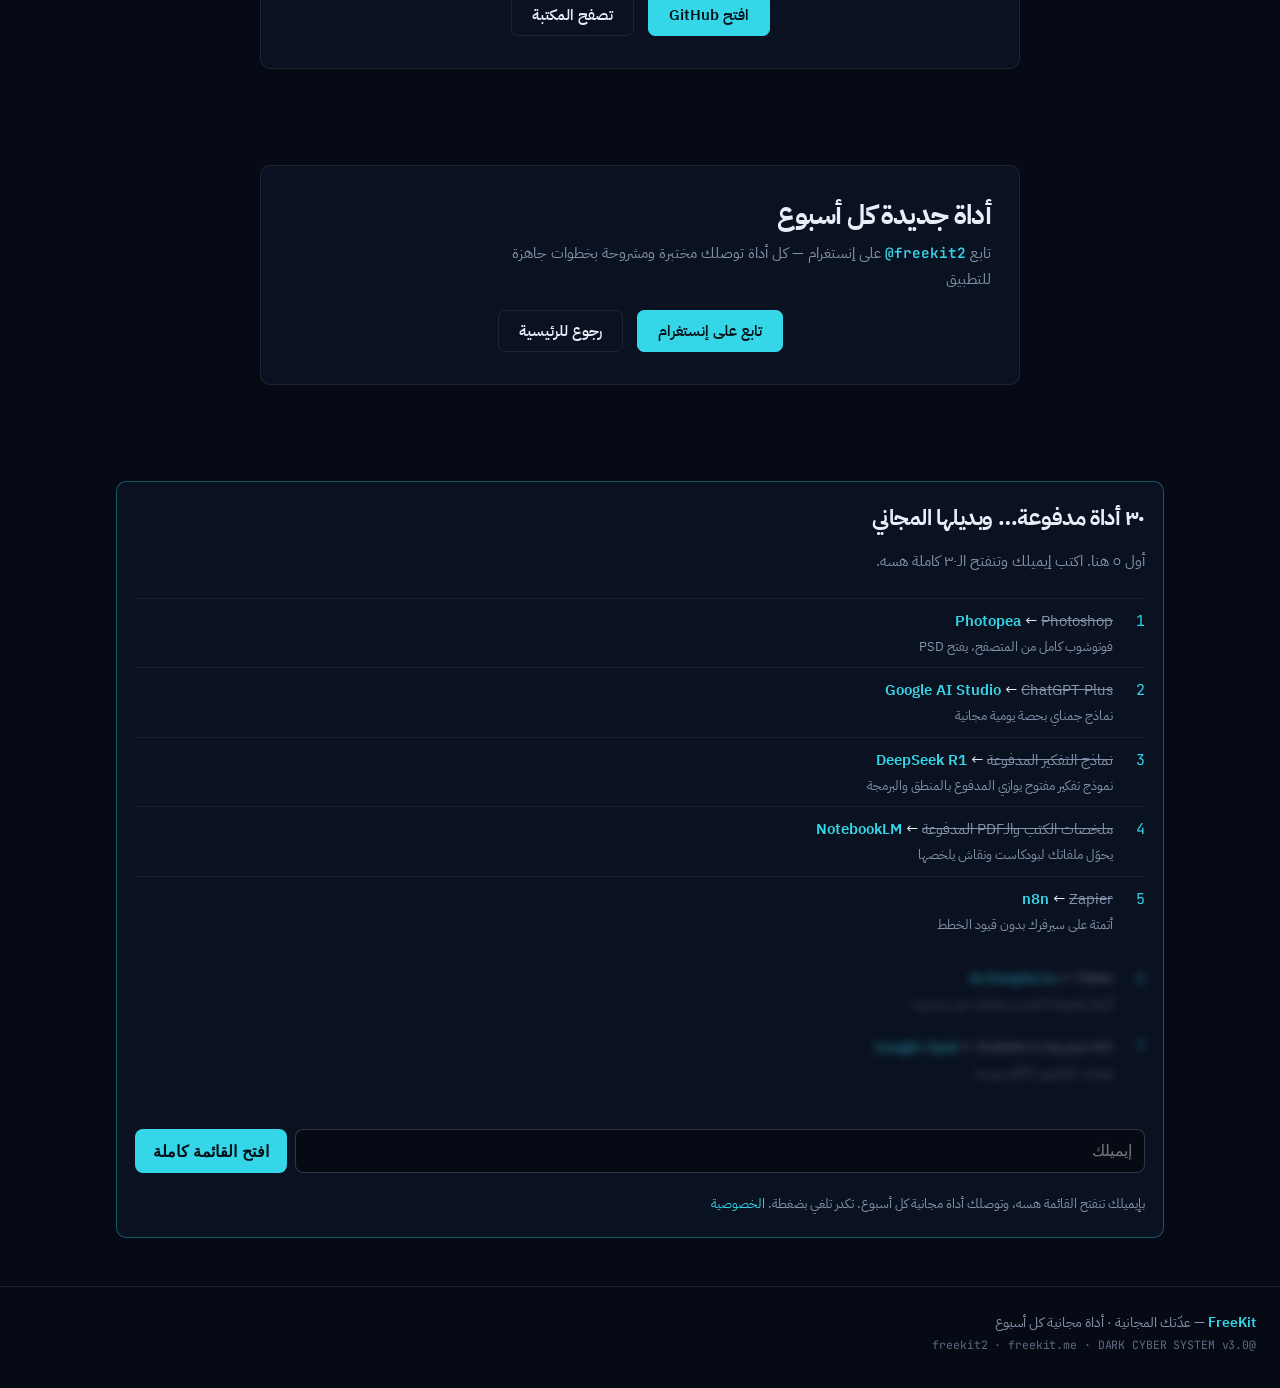
<file: tools.html>
<!doctype html>
<html lang="ar" dir="rtl">

<head>
    <meta charset="utf-8">
    <meta name="viewport" content="width=device-width, initial-scale=1">
    <title>FreeKit | مكتبة الأدوات — 36 أداة مجانية مختبرة عملياً</title>
    <meta name="description" content="مكتبة FreeKit الكاملة: أدوات ذكاء اصطناعي، خصوصية وأمان، سيرفرات وتطوير، وإنتاجية — كلها مجانية ومختبرة عملياً مع روابط رسمية مباشرة وقسم خاص بكنوز GitHub.">
    <meta property="og:type" content="website">
    <meta property="og:url" content="https://freekit.me/tools.html">
    <meta property="og:title" content="FreeKit | مكتبة الأدوات المجانية المختبرة">
    <meta property="og:description" content="36 أداة مجانية مختبرة عملياً · ذكاء اصطناعي · خصوصية · سيرفرات · إنتاجية · كنوز GitHub">
    <meta property="og:image" content="https://freekit.me/og-cover-home.png">
    <meta name="twitter:card" content="summary_large_image">
    <meta name="twitter:title" content="FreeKit | مكتبة الأدوات المجانية المختبرة">
    <meta name="twitter:description" content="36 أداة مجانية مختبرة · روابط رسمية مباشرة · بدون تسجيل وبدون دفع">
    <meta name="twitter:image" content="https://freekit.me/og-cover-home.png">
    <link rel="canonical" href="https://freekit.me/tools.html">

    <link rel="preconnect" href="https://fonts.googleapis.com">
    <link rel="preconnect" href="https://fonts.gstatic.com" crossorigin>
    <link href="https://fonts.googleapis.com/css2?family=IBM+Plex+Sans+Arabic:wght@400;500;600;700&family=JetBrains+Mono:wght@400;700&display=swap" rel="stylesheet">
    <link rel="stylesheet" href="/assets/v3.css?v=3">
        <link rel="icon" href='data:image/svg+xml,<svg xmlns="http://www.w3.org/2000/svg" viewBox="0 0 100 100"><rect width="100" height="100" rx="20" fill="%23060A14"/><text x="50" y="68" font-size="52" font-family="monospace" font-weight="bold" fill="%2335D6E8" text-anchor="middle">F</text></svg>'>

</head>

<body>
    <header>
        <nav class="nav" aria-label="التنقل الرئيسي">
            <a class="logo" href="index.html"><span class="f" aria-hidden="true">F</span><bdi>Free<b>Kit</b></bdi></a>
            <div class="nav-links">
                <a href="index.html#archive">المواضيع</a>
                <a href="tools.html" class="active">مكتبة الأدوات</a>
                <a href="skills.html">دليل السكلات</a>
                <a href="index.html#protocol">البروتوكول</a>
                <a href="index.html#why">لماذا FreeKit</a>
            </div>
            <a class="btn btn-lime btn-sm" href="https://www.instagram.com/freekit2?igsi=MTd0MGFwcDRiYTl2cQ=="
                target="_blank" rel="noopener">تابعنا</a>
        </nav>
    </header>

    <main>
        <section class="hero">
            <h1>مكتبة <span class="hl">الأدوات المجانية</span><br>المختبرة عملياً</h1>
            <p class="sub">كل أداة مرّت علينا بالكاروسيلات — مجمّعة هنا بروابط رسمية مباشرة، مصنفة حسب الاستخدام، وبدون
                تسجيل أو دفع.</p>
        </section>

        <section class="sec" id="featured">
            <div class="sec-head">
                <h2 class="sec-title">المواضيع <span class="hl">الكاملة</span></h2>
                <p class="sec-sub">أدوات عندها دليل مفصل وكاروسيل كامل على الموقع</p>
            </div>
            <div class="grid">
                <article class="tool featured">
                    <div class="t-top"><span class="t-cat mono">دليل كامل · WEEK 04</span></div>
                    <h3>Photopea — فوتوشوب كامل من المتصفح</h3>
                    <p class="desc">يفتح PSD و<bdi>Sketch</bdi> و<bdi>XD</bdi>، يعمل محلياً 100% وصورك ما تترك جهازك أبداً — بديل مجاني كامل
                        لاشتراك الـ 240$ سنوياً.</p>
                    <div class="t-foot">
                        <span class="t-meta mono">8 SLIDES</span>
                        <a class="t-link" href="photopea.html">افتح الدليل
                            <svg width="16" height="16" viewBox="0 0 24 24" fill="none" stroke="currentColor"
                                stroke-width="2.5" stroke-linecap="round" stroke-linejoin="round">
                                <path d="M15 18l-6-6 6-6" />
                            </svg>
                        </a>
                    </div>
                </article>
                <article class="tool featured">
                    <div class="t-top"><span class="t-cat mono">دليل كامل · GOOGLE LABS</span></div>
                    <h3>Google Opal — تطبيقات AI بالكلام</h3>
                    <p class="desc">توصف شنو تريد بالكلام الطبيعي ويركبلك تطبيق AI بـ workflow قابل للتعديل و<bdi>hosting</bdi>
                        جاهز — بلا كود وبلا اشتراك، مع برومبتات جاهزة.</p>
                    <div class="t-foot">
                        <span class="t-meta mono">8 SLIDES</span>
                        <a class="t-link" href="opal.html">افتح الدليل
                            <svg width="16" height="16" viewBox="0 0 24 24" fill="none" stroke="currentColor"
                                stroke-width="2.5" stroke-linecap="round" stroke-linejoin="round">
                                <path d="M15 18l-6-6 6-6" />
                            </svg>
                        </a>
                    </div>
                </article>
                <article class="tool featured">
                    <div class="t-top"><span class="t-cat mono">دليل كامل · GOOGLE LABS</span></div>
                    <h3>Google AI Studio — جمناي ببلاش</h3>
                    <p class="desc">استعمل نماذج جمناي بحصة سخية تتجدد يومياً تدفع بيها 0$، مع تحكم بالحرارة وفلاتر
                        الأمان وبحث RAG وتشغيل كود بايثون.</p>
                    <div class="t-foot">
                        <span class="t-meta mono">8 SLIDES</span>
                        <a class="t-link" href="studio.html">افتح الدليل
                            <svg width="16" height="16" viewBox="0 0 24 24" fill="none" stroke="currentColor"
                                stroke-width="2.5" stroke-linecap="round" stroke-linejoin="round">
                                <path d="M15 18l-6-6 6-6" />
                            </svg>
                        </a>
                    </div>
                </article>
            </div>
        </section>

        <section class="sec" id="library">
            <div class="sec-head">
                <h2 class="sec-title">مكتبة <span class="hl">الأدوات</span></h2>
                <p class="sec-sub">كل أداة مختبرة عملياً — الرابط يوصلك للموقع الرسمي مباشرة</p>
            </div>
            <div class="tabs" role="tablist" aria-label="تصفية الأدوات">
                <button class="tab active" data-filter="all" type="button">الكل</button>
                <button class="tab" data-filter="ai" type="button">ذكاء اصطناعي</button>
                <button class="tab" data-filter="security" type="button">خصوصية وأمان</button>
                <button class="tab" data-filter="dev" type="button">سيرفرات وتطوير</button>
                <button class="tab" data-filter="prod" type="button">إنتاجية وبيانات</button>
                <button class="tab" data-filter="github" type="button">GitHub</button>
            </div>
            <div class="grid" id="toolGrid">

                <article class="tool" data-cat="ai" data-gh="1">
                    <div class="t-top"><span class="t-cat mono">ذكاء اصطناعي</span><span class="t-gh mono">GITHUB</span></div>
                    <h3>Open WebUI</h3>
                    <p class="desc">واجهة محلية خاصة لكل نماذج الذكاء الاصطناعي — بياناتك ما تطلع من جهازك وبدون اشتراك
                        شهري.</p>
                    <div class="t-foot"><span class="t-meta mono">SELF-HOSTED</span><a class="t-link"
                            href="https://github.com/open-webui/open-webui" target="_blank" rel="noopener">الموقع
                            الرسمي</a></div>
                </article>

                <article class="tool" data-cat="ai" data-gh="1">
                    <div class="t-top"><span class="t-cat mono">ذكاء اصطناعي</span><span class="t-gh mono">GITHUB</span></div>
                    <h3>Crawl4AI</h3>
                    <p class="desc">زحف أي موقع وتحويله لـ Markdown نقي جاهز لنماذج الذكاء الاصطناعي وأنظمة الـ RAG —
                        بدون حشو HTML.</p>
                    <div class="t-foot"><span class="t-meta mono">OPEN SOURCE</span><a class="t-link"
                            href="https://github.com/unclecode/crawl4ai" target="_blank" rel="noopener">الموقع
                            الرسمي</a></div>
                </article>

                <article class="tool" data-cat="ai">
                    <div class="t-top"><span class="t-cat mono">ذكاء اصطناعي</span></div>
                    <h3>Qdrant</h3>
                    <p class="desc">قاعدة بيانات متجهية تعطي الذكاء الاصطناعي ذاكرة دائمة لآلاف الملفات — أساس أي نظام
                        RAG محلي.</p>
                    <div class="t-foot"><span class="t-meta mono">VECTOR DB</span><a class="t-link"
                            href="https://qdrant.tech" target="_blank" rel="noopener">الموقع الرسمي</a></div>
                </article>

                <article class="tool" data-cat="ai" data-gh="1">
                    <div class="t-top"><span class="t-cat mono">ذكاء اصطناعي</span><span class="t-gh mono">GITHUB</span></div>
                    <h3>Faster-Whisper</h3>
                    <p class="desc">تفريغ أي فيديو أو تسجيل صوتي لنص مكتوب بدقة عالية ومحلياً — أسرع من الزمن الحقيقي
                        بأربع مرات.</p>
                    <div class="t-foot"><span class="t-meta mono">SPEECH-TO-TEXT</span><a class="t-link"
                            href="https://github.com/SYSTRAN/faster-whisper" target="_blank" rel="noopener">الموقع
                            الرسمي</a></div>
                </article>

                <article class="tool" data-cat="ai" data-gh="1">
                    <div class="t-top"><span class="t-cat mono">ذكاء اصطناعي</span><span class="t-gh mono">GITHUB</span></div>
                    <h3>LiteLLM</h3>
                    <p class="desc">بوابة موحدة لكل نماذج الذكاء الاصطناعي بكود واحد — إدارة تكلفة، تخزين كاش، وتبديل
                        تلقائي بين المزودين.</p>
                    <div class="t-foot"><span class="t-meta mono">API GATEWAY</span><a class="t-link"
                            href="https://github.com/BerriAI/litellm" target="_blank" rel="noopener">الموقع الرسمي</a>
                    </div>
                </article>

                <article class="tool" data-cat="ai">
                    <div class="t-top"><span class="t-cat mono">ذكاء اصطناعي</span></div>
                    <h3>DeepSeek R1</h3>
                    <p class="desc">نموذج تفكير مفتوح المصدر يوازي النماذج المدفوعة بالاستدلال المنطقي والرياضيات
                        والبرمجة.</p>
                    <div class="t-foot"><span class="t-meta mono">OPEN MODEL</span><a class="t-link"
                            href="https://www.deepseek.com" target="_blank" rel="noopener">الموقع الرسمي</a></div>
                </article>

                <article class="tool" data-cat="ai">
                    <div class="t-top"><span class="t-cat mono">ذكاء اصطناعي</span></div>
                    <h3>NotebookLM</h3>
                    <p class="desc">أداة غوغل المجانية اللي تحول كتبك وملفات PDF لبودكاست صوتي تفاعلي تلخصه بنقاش حي.</p>
                    <div class="t-foot"><span class="t-meta mono">GOOGLE</span><a class="t-link"
                            href="https://notebooklm.google.com" target="_blank" rel="noopener">الموقع الرسمي</a></div>
                </article>

                <article class="tool" data-cat="ai">
                    <div class="t-top"><span class="t-cat mono">ذكاء اصطناعي</span></div>
                    <h3>Gamma</h3>
                    <p class="desc">تصميم عروض تقديمية كاملة بالذكاء الاصطناعي بدقائق — بدل ساعات العمل على البوربوينت.</p>
                    <div class="t-foot"><span class="t-meta mono">SLIDES AI</span><a class="t-link"
                            href="https://gamma.app" target="_blank" rel="noopener">الموقع الرسمي</a></div>
                </article>

                <article class="tool" data-cat="security">
                    <div class="t-top"><span class="t-cat mono">خصوصية وأمان</span></div>
                    <h3>SearXNG</h3>
                    <p class="desc">محرك بحث مفتوح المصدر يجمع نتائج غوغل وبنج وغيرها بدون إعلانات وبدون تتبع.</p>
                    <div class="t-foot"><span class="t-meta mono">META-SEARCH</span><a class="t-link"
                            href="https://docs.searxng.org" target="_blank" rel="noopener">الموقع الرسمي</a></div>
                </article>

                <article class="tool" data-cat="security">
                    <div class="t-top"><span class="t-cat mono">خصوصية وأمان</span></div>
                    <h3>Tailscale</h3>
                    <p class="desc">اربط أجهزتك وسيرفراتك بشبكة خاصة مشفرة واحدة بدون فتح أي بورتات بالراوتر.</p>
                    <div class="t-foot"><span class="t-meta mono">MESH VPN</span><a class="t-link"
                            href="https://tailscale.com" target="_blank" rel="noopener">الموقع الرسمي</a></div>
                </article>

                <article class="tool" data-cat="security">
                    <div class="t-top"><span class="t-cat mono">خصوصية وأمان</span></div>
                    <h3>WireGuard</h3>
                    <p class="desc">بروتوكول VPN حديث أسرع وأخف من OpenVPN بكود أقل وأداء أعلى على كل الأجهزة.</p>
                    <div class="t-foot"><span class="t-meta mono">VPN</span><a class="t-link"
                            href="https://www.wireguard.com" target="_blank" rel="noopener">الموقع الرسمي</a></div>
                </article>

                <article class="tool" data-cat="security">
                    <div class="t-top"><span class="t-cat mono">خصوصية وأمان</span></div>
                    <h3>NextDNS</h3>
                    <p class="desc">DNS مشفر يحجب الإعلانات والتتبع وبرمجيات التجسس على مستوى الشبكة كاملة.</p>
                    <div class="t-foot"><span class="t-meta mono">ENCRYPTED DNS</span><a class="t-link"
                            href="https://nextdns.io" target="_blank" rel="noopener">الموقع الرسمي</a></div>
                </article>

                <article class="tool" data-cat="dev">
                    <div class="t-top"><span class="t-cat mono">سيرفرات وتطوير</span></div>
                    <h3>Coolify</h3>
                    <p class="desc">لوحة استضافة ذاتية على سيرفرك — انشر تطبيقات وقواعد بيانات وشهادات SSL بدون فواتير
                        AWS و<bdi>Vercel.</bdi></p>
                    <div class="t-foot"><span class="t-meta mono">SELF-HOSTED PaaS</span><a class="t-link"
                            href="https://coolify.io" target="_blank" rel="noopener">الموقع الرسمي</a></div>
                </article>

                <article class="tool" data-cat="dev" data-gh="1">
                    <div class="t-top"><span class="t-cat mono">سيرفرات وتطوير</span><span class="t-gh mono">GITHUB</span></div>
                    <h3>Dokploy</h3>
                    <p class="desc">بديل Vercel و<bdi>Heroku</bdi> مفتوح المصدر: نشر مشاريع Docker وقواعد بيانات بضغطة زر على
                        سيرفرك الخاص.</p>
                    <div class="t-foot"><span class="t-meta mono">OPEN SOURCE</span><a class="t-link"
                            href="https://dokploy.com" target="_blank" rel="noopener">الموقع الرسمي</a></div>
                </article>

                <article class="tool" data-cat="dev" data-gh="1">
                    <div class="t-top"><span class="t-cat mono">سيرفرات وتطوير</span><span class="t-gh mono">GITHUB</span></div>
                    <h3>Dify</h3>
                    <p class="desc">استوديو مفتوح المصدر لبناء وكلاء الذكاء الاصطناعي وسير عمل RAG محلياً وبدون كود.</p>
                    <div class="t-foot"><span class="t-meta mono">AI AGENTS</span><a class="t-link"
                            href="https://dify.ai" target="_blank" rel="noopener">الموقع الرسمي</a></div>
                </article>

                <article class="tool" data-cat="dev" data-gh="1">
                    <div class="t-top"><span class="t-cat mono">سيرفرات وتطوير</span><span class="t-gh mono">GITHUB</span></div>
                    <h3>Activepieces</h3>
                    <p class="desc">بديل Zapier و<bdi>Make</bdi> مفتوح المصدر: أتمتة وربط مئات التطبيقات بعمليات غير محدودة على
                        خادمك.</p>
                    <div class="t-foot"><span class="t-meta mono">AUTOMATION</span><a class="t-link"
                            href="https://www.activepieces.com" target="_blank" rel="noopener">الموقع الرسمي</a></div>
                </article>

                <article class="tool" data-cat="dev">
                    <div class="t-top"><span class="t-cat mono">سيرفرات وتطوير</span></div>
                    <h3>n8n</h3>
                    <p class="desc">أتمتة أعمال ذاتية الاستضافة تسوي شغل موظف كامل — بديل مباشر لـ Zapier بدون قيود
                        الخطط.</p>
                    <div class="t-foot"><span class="t-meta mono">WORKFLOW AUTOMATION</span><a class="t-link"
                            href="https://n8n.io" target="_blank" rel="noopener">الموقع الرسمي</a></div>
                </article>

                <article class="tool" data-cat="dev">
                    <div class="t-top"><span class="t-cat mono">سيرفرات وتطوير</span></div>
                    <h3>Portainer</h3>
                    <p class="desc">لوحة تحكم مرئية لإدارة حاويات Docker كاملة بدون كتابة أمر تيرمنال واحد.</p>
                    <div class="t-foot"><span class="t-meta mono">DOCKER UI</span><a class="t-link"
                            href="https://www.portainer.io" target="_blank" rel="noopener">الموقع الرسمي</a></div>
                </article>

                <article class="tool" data-cat="dev">
                    <div class="t-top"><span class="t-cat mono">سيرفرات وتطوير</span></div>
                    <h3>Caddy</h3>
                    <p class="desc">سيرفر ويب حديث يصدر شهادات SSL تلقائياً — إعداد كامل بـ 3 أسطر بدل ساعات مع Nginx.</p>
                    <div class="t-foot"><span class="t-meta mono">WEB SERVER</span><a class="t-link"
                            href="https://caddyserver.com" target="_blank" rel="noopener">الموقع الرسمي</a></div>
                </article>

                <article class="tool" data-cat="dev" data-gh="1">
                    <div class="t-top"><span class="t-cat mono">سيرفرات وتطوير</span><span class="t-gh mono">GITHUB</span></div>
                    <h3>LocalTunnel</h3>
                    <p class="desc">شارك مشروعك الشغال على لابتوبك مع العالم برابط عام — بديل مجاني لـ Ngrok.</p>
                    <div class="t-foot"><span class="t-meta mono">TUNNEL</span><a class="t-link"
                            href="https://github.com/localtunnel/localtunnel" target="_blank" rel="noopener">الموقع
                            الرسمي</a></div>
                </article>

                <article class="tool" data-cat="dev" data-gh="1">
                    <div class="t-top"><span class="t-cat mono">سيرفرات وتطوير</span><span class="t-gh mono">GITHUB</span></div>
                    <h3>tmux</h3>
                    <p class="desc">إدارة جلسات التيرمنال — شغلك بالسيرفر ما يضيع حتى لو انقطع النت أو سكرت النافذة.</p>
                    <div class="t-foot"><span class="t-meta mono">TERMINAL</span><a class="t-link"
                            href="https://github.com/tmux/tmux" target="_blank" rel="noopener">الموقع الرسمي</a></div>
                </article>

                <article class="tool" data-cat="dev">
                    <div class="t-top"><span class="t-cat mono">سيرفرات وتطوير</span></div>
                    <h3>Grafana k6</h3>
                    <p class="desc">اختبر موقعك تحت ضغط آلاف المستخدمين قبل الإطلاق واكشف الاختناقات قبل زوارك.</p>
                    <div class="t-foot"><span class="t-meta mono">LOAD TESTING</span><a class="t-link"
                            href="https://k6.io" target="_blank" rel="noopener">الموقع الرسمي</a></div>
                </article>

                <article class="tool" data-cat="dev" data-gh="1">
                    <div class="t-top"><span class="t-cat mono">سيرفرات وتطوير</span><span class="t-gh mono">GITHUB</span></div>
                    <h3>Uptime Kuma</h3>
                    <p class="desc">نظام مراقبة ذاتي ينبهك على تيليغرام بثانية واحدة إذا وقع موقعك أو سيرفرك.</p>
                    <div class="t-foot"><span class="t-meta mono">MONITORING</span><a class="t-link"
                            href="https://github.com/louislam/uptime-kuma" target="_blank" rel="noopener">الموقع
                            الرسمي</a></div>
                </article>

                <article class="tool" data-cat="dev">
                    <div class="t-top"><span class="t-cat mono">سيرفرات وتطوير</span></div>
                    <h3>FFmpeg</h3>
                    <p class="desc">أوامر تيرمنال تقص وتحول وتضغط الفيديو — شغل برامج مونتاج بـ 300$ من سطر واحد.</p>
                    <div class="t-foot"><span class="t-meta mono">MULTIMEDIA</span><a class="t-link"
                            href="https://ffmpeg.org" target="_blank" rel="noopener">الموقع الرسمي</a></div>
                </article>

                <article class="tool" data-cat="dev" data-gh="1">
                    <div class="t-top"><span class="t-cat mono">سيرفرات وتطوير</span><span class="t-gh mono">GITHUB</span></div>
                    <h3>Lazygit</h3>
                    <p class="desc">واجهة تيرمنال تفاعلية لـ Git خلّت المحترفين يستغنون عن برامج Git المرئية.</p>
                    <div class="t-foot"><span class="t-meta mono">GIT TUI</span><a class="t-link"
                            href="https://github.com/jesseduffield/lazygit" target="_blank" rel="noopener">الموقع
                            الرسمي</a></div>
                </article>

                <article class="tool" data-cat="dev">
                    <div class="t-top"><span class="t-cat mono">سيرفرات وتطوير</span></div>
                    <h3>Git</h3>
                    <p class="desc">حيل الإنقاذ الأساسية: استرجاع كود محذوف، التراجع عن كوارث، وتنظيف تاريخ المشروع.</p>
                    <div class="t-foot"><span class="t-meta mono">VERSION CONTROL</span><a class="t-link"
                            href="https://git-scm.com" target="_blank" rel="noopener">الموقع الرسمي</a></div>
                </article>

                <article class="tool" data-cat="github">
                    <div class="t-top"><span class="t-cat mono">منصة</span><span class="t-gh mono">GITHUB</span></div>
                    <h3>GitHub</h3>
                    <p class="desc">مليون مستودع مفتوح المصدر تنطيك بدائل مجانية لأغلى المنصات المدفوعة — ابحث قبل ما
                        تدفع أي اشتراك.</p>
                    <div class="t-foot"><span class="t-meta mono">CODE HOSTING</span><a class="t-link"
                            href="https://github.com" target="_blank" rel="noopener">الموقع الرسمي</a></div>
                </article>

                <article class="tool" data-cat="prod">
                    <div class="t-top"><span class="t-cat mono">إنتاجية وبيانات</span></div>
                    <h3>uv</h3>
                    <p class="desc">مدير حزم بايثون أسرع بعشرات المرات من pip — تنصيب المشاريع بثوانٍ بدل دقائق.</p>
                    <div class="t-foot"><span class="t-meta mono">PYTHON</span><a class="t-link"
                            href="https://docs.astral.sh/uv" target="_blank" rel="noopener">الموقع الرسمي</a></div>
                </article>

                <article class="tool" data-cat="prod">
                    <div class="t-top"><span class="t-cat mono">إنتاجية وبيانات</span></div>
                    <h3>Polars</h3>
                    <p class="desc">معالجة بيانات بسرعة خارقة على كل أنوية المعالج — بديل Pandas اللي انتقلتله كبار
                        مهندسي البيانات.</p>
                    <div class="t-foot"><span class="t-meta mono">DATAFRAMES</span><a class="t-link"
                            href="https://pola.rs" target="_blank" rel="noopener">الموقع الرسمي</a></div>
                </article>

                <article class="tool" data-cat="prod">
                    <div class="t-top"><span class="t-cat mono">إنتاجية وبيانات</span></div>
                    <h3>DuckDB</h3>
                    <p class="desc">قاعدة بيانات تحليلية تشتغل بملف واحد وتستعلم عن ملايين الأسطر بثانية — بدون سيرفر.</p>
                    <div class="t-foot"><span class="t-meta mono">OLAP</span><a class="t-link"
                            href="https://duckdb.org" target="_blank" rel="noopener">الموقع الرسمي</a></div>
                </article>

                <article class="tool" data-cat="prod">
                    <div class="t-top"><span class="t-cat mono">إنتاجية وبيانات</span></div>
                    <h3>FastAPI</h3>
                    <p class="desc">إطار بايثون حديث لبناء APIs سريعة موثقة تلقائياً — بديل Flask الأنسب لمشاريع
                        الذكاء الاصطناعي.</p>
                    <div class="t-foot"><span class="t-meta mono">PYTHON API</span><a class="t-link"
                            href="https://fastapi.tiangolo.com" target="_blank" rel="noopener">الموقع الرسمي</a></div>
                </article>

                <article class="tool" data-cat="prod">
                    <div class="t-top"><span class="t-cat mono">إنتاجية وبيانات</span></div>
                    <h3>Syncthing</h3>
                    <p class="desc">زامن ملفاتك بين أجهزتك مباشرة ند-لند — بدون Google Drive وبدون وسيط سحابي.</p>
                    <div class="t-foot"><span class="t-meta mono">P2P SYNC</span><a class="t-link"
                            href="https://syncthing.net" target="_blank" rel="noopener">الموقع الرسمي</a></div>
                </article>

                <article class="tool" data-cat="prod">
                    <div class="t-top"><span class="t-cat mono">إنتاجية وبيانات</span></div>
                    <h3>Wallabag</h3>
                    <p class="desc">قارئ مفتوح المصدر يحفظ مقالاتك وروابطك بنص نظيف ويقرأها صوتياً — تنظيم الفوضى
                        الرقمية.</p>
                    <div class="t-foot"><span class="t-meta mono">READ LATER</span><a class="t-link"
                            href="https://www.wallabag.it" target="_blank" rel="noopener">الموقع الرسمي</a></div>
                </article>

                <article class="tool" data-cat="prod">
                    <div class="t-top"><span class="t-cat mono">إنتاجية وبيانات</span></div>
                    <h3>Cursor</h3>
                    <p class="desc">محرر كود بالذكاء الاصطناعي — مع ملف قواعد صارم واحد يكتب كود خالي من الأخطاء
                        بمشروعك.</p>
                    <div class="t-foot"><span class="t-meta mono">AI EDITOR</span><a class="t-link"
                            href="https://cursor.com" target="_blank" rel="noopener">الموقع الرسمي</a></div>
                </article>

                <article class="tool" data-cat="prod">
                    <div class="t-top"><span class="t-cat mono">إنتاجية وبيانات</span></div>
                    <h3>MagicUI</h3>
                    <p class="desc">مكتبة مكونات React و<bdi>Tailwind</bdi> جاهزة بحركات بصرية حديثة — اختصار عشرات ساعات عمل
                        الواجهات.</p>
                    <div class="t-foot"><span class="t-meta mono">UI COMPONENTS</span><a class="t-link"
                            href="https://magicui.design" target="_blank" rel="noopener">الموقع الرسمي</a></div>
                </article>

                <article class="tool" data-cat="prod">
                    <div class="t-top"><span class="t-cat mono">إنتاجية وبيانات</span></div>
                    <h3>21st.dev</h3>
                    <p class="desc">المكتبة اللي ياخذ منها المحترفون أكواد وتصاميم الواجهات الحديثة جاهزة للنسخ.</p>
                    <div class="t-foot"><span class="t-meta mono">UI COMPONENTS</span><a class="t-link"
                            href="https://21st.dev" target="_blank" rel="noopener">الموقع الرسمي</a></div>
                </article>

            </div>
        </section>

        <section class="sec" id="github">
            <div class="gh-banner">
                <h2>كنوز <span style="color:#A5B4FC">GitHub</span> تعوض اشتراكاتك</h2>
                <p>أغلب الأدوات فوق مفتوحة المصدر ومستضافة على GitHub — مستودعات مثل Dokploy و<bdi>Dify</bdi> و<bdi>Activepieces</bdi> تنطيك
                    نفس كفاءة المنصات الاحتكارية ببلاش وبدون فواتير شهرية.</p>
                <div style="display:flex;gap:14px;justify-content:center;flex-wrap:wrap">
                    <a class="btn btn-lime" href="https://github.com" target="_blank" rel="noopener">افتح GitHub</a>
                    <a class="btn btn-ghost" href="#library">تصفح المكتبة</a>
                </div>
            </div>
        </section>

        <section class="sec" id="cta">
            <div class="cta-box">
                <h2>أداة جديدة <span style="color:var(--lime)">كل أسبوع</span></h2>
                <p>تابع <span class="handle"><bdi>@freekit2</bdi></span> على إنستغرام — كل أداة توصلك مختبرة ومشروحة
                    بخطوات جاهزة للتطبيق</p>
                <div style="display:flex;gap:14px;justify-content:center;flex-wrap:wrap">
                    <a class="btn btn-lime" href="https://www.instagram.com/freekit2?igsi=MTd0MGFwcDRiYTl2cQ=="
                        target="_blank" rel="noopener">تابع على إنستغرام</a>
                    <a class="btn btn-ghost" href="index.html">رجوع للرئيسية</a>
                </div>
            </div>
        </section>
    </main>

    <footer>
        <p><span class="brand">FreeKit</span> — عدّتك المجانية · أداة مجانية كل أسبوع</p>
        <p class="mono">@freekit2 · freekit.me · DARK CYBER SYSTEM v3.0</p>
    </footer>

    <script>
        (function () {
            "use strict";
            var tabs = document.querySelectorAll('.tab'), cards = document.querySelectorAll('#toolGrid .tool');
            tabs.forEach(function (tab) {
                tab.addEventListener('click', function () {
                    tabs.forEach(function (t) { t.classList.remove('active'); });
                    tab.classList.add('active');
                    var f = tab.getAttribute('data-filter');
                    cards.forEach(function (card) {
                        var show;
                        if (f === 'all') { show = true; }
                        else if (f === 'github') { show = card.getAttribute('data-gh') === '1'; }
                        else { show = card.getAttribute('data-cat') === f; }
                        card.style.display = show ? '' : 'none';
                    });
                });
            });
        })();
    </script>
    <!-- Cloudflare Web Analytics --><script type='module' src='https://static.cloudflareinsights.com/beacon.min.js' data-cf-beacon='{"token": "683ccbc99e364fae99ee72bb82c2fb21"}'></script><!-- End Cloudflare Web Analytics -->
    <script src="/assets/track.js" defer></script>
</body>

</html>
</file>
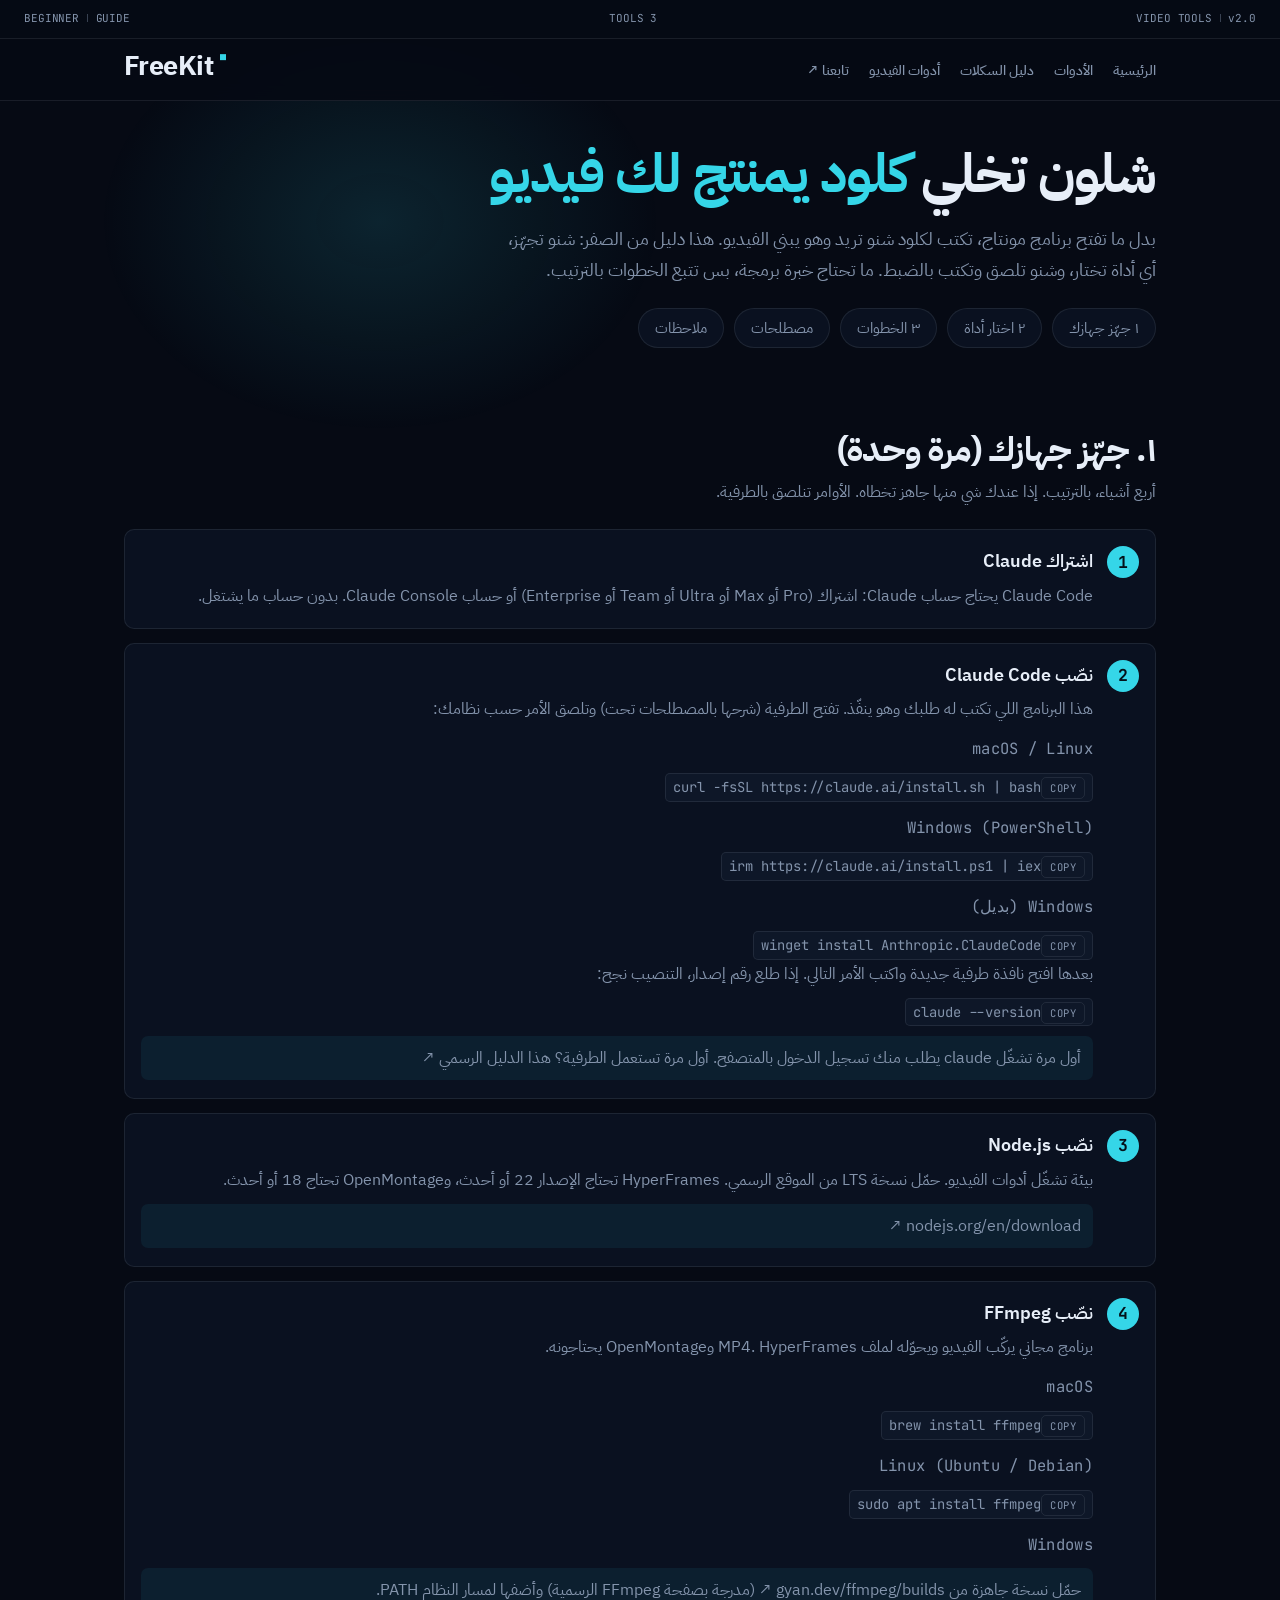
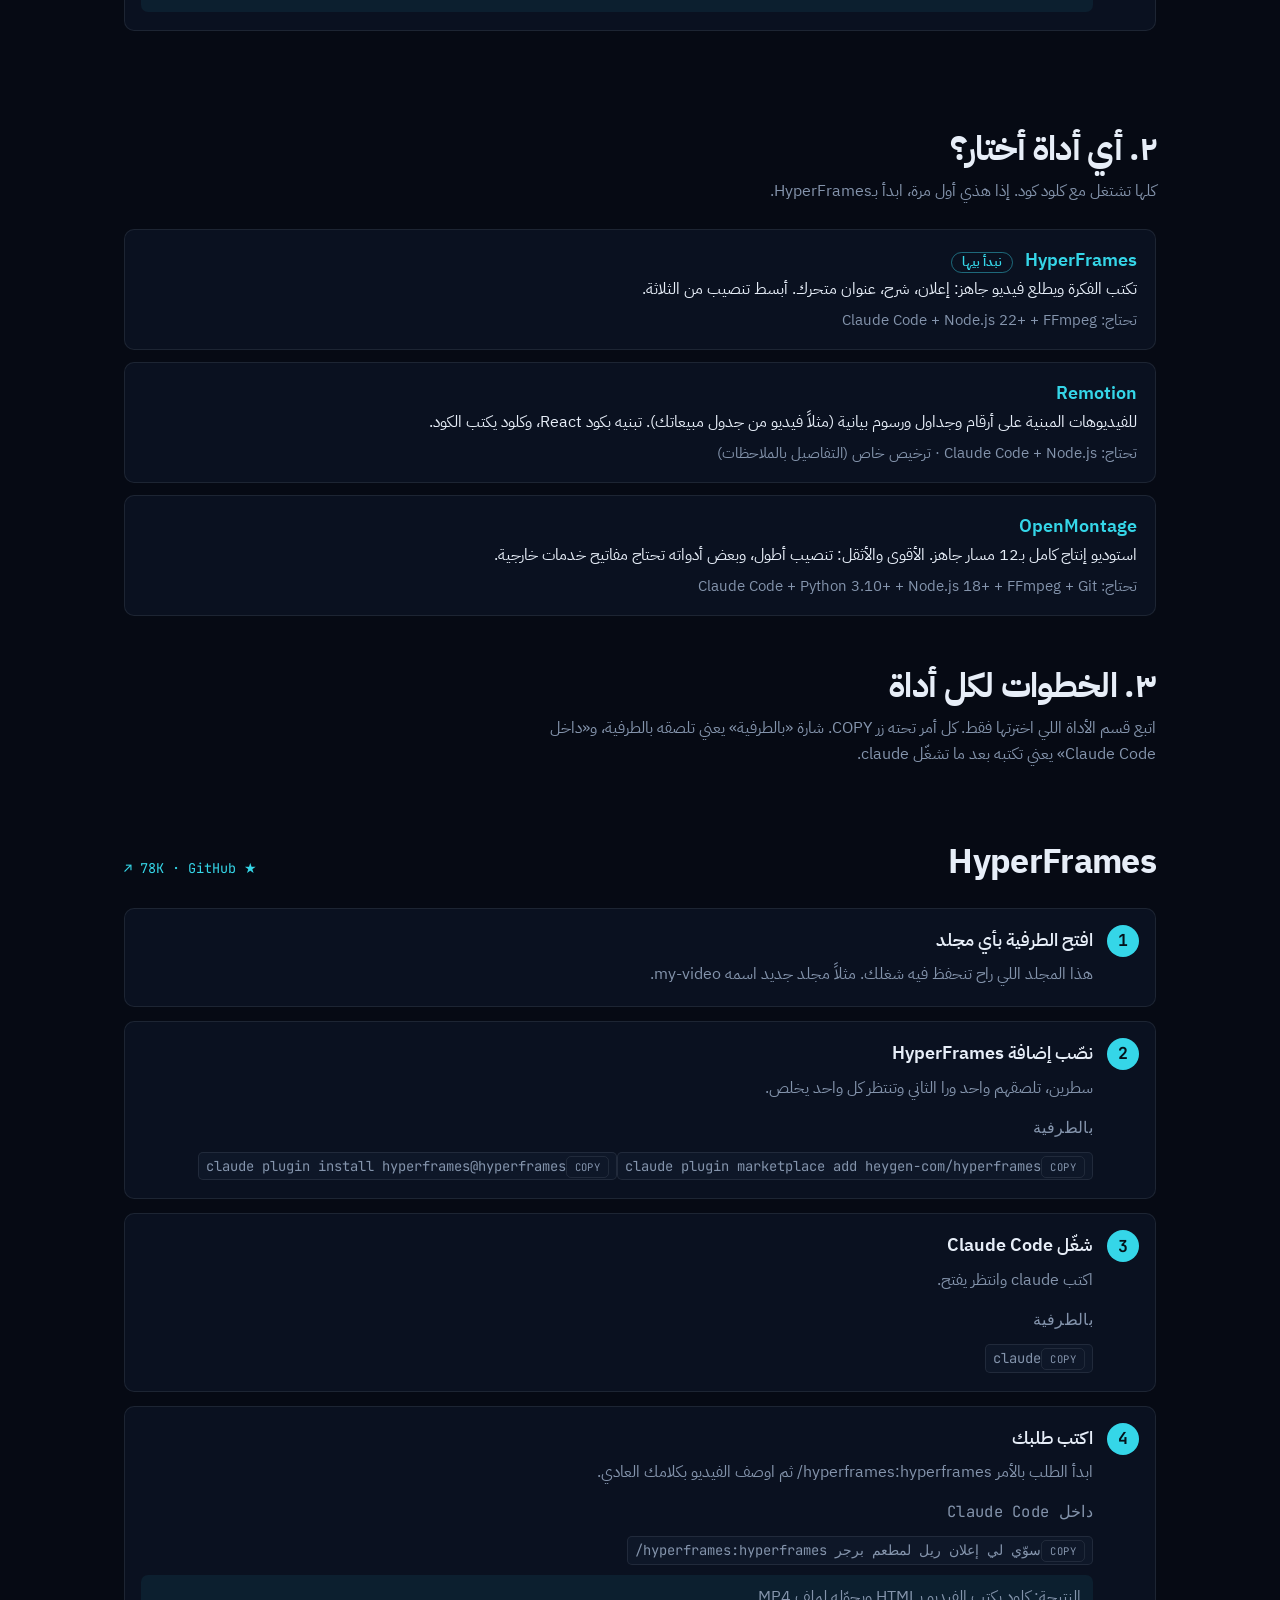
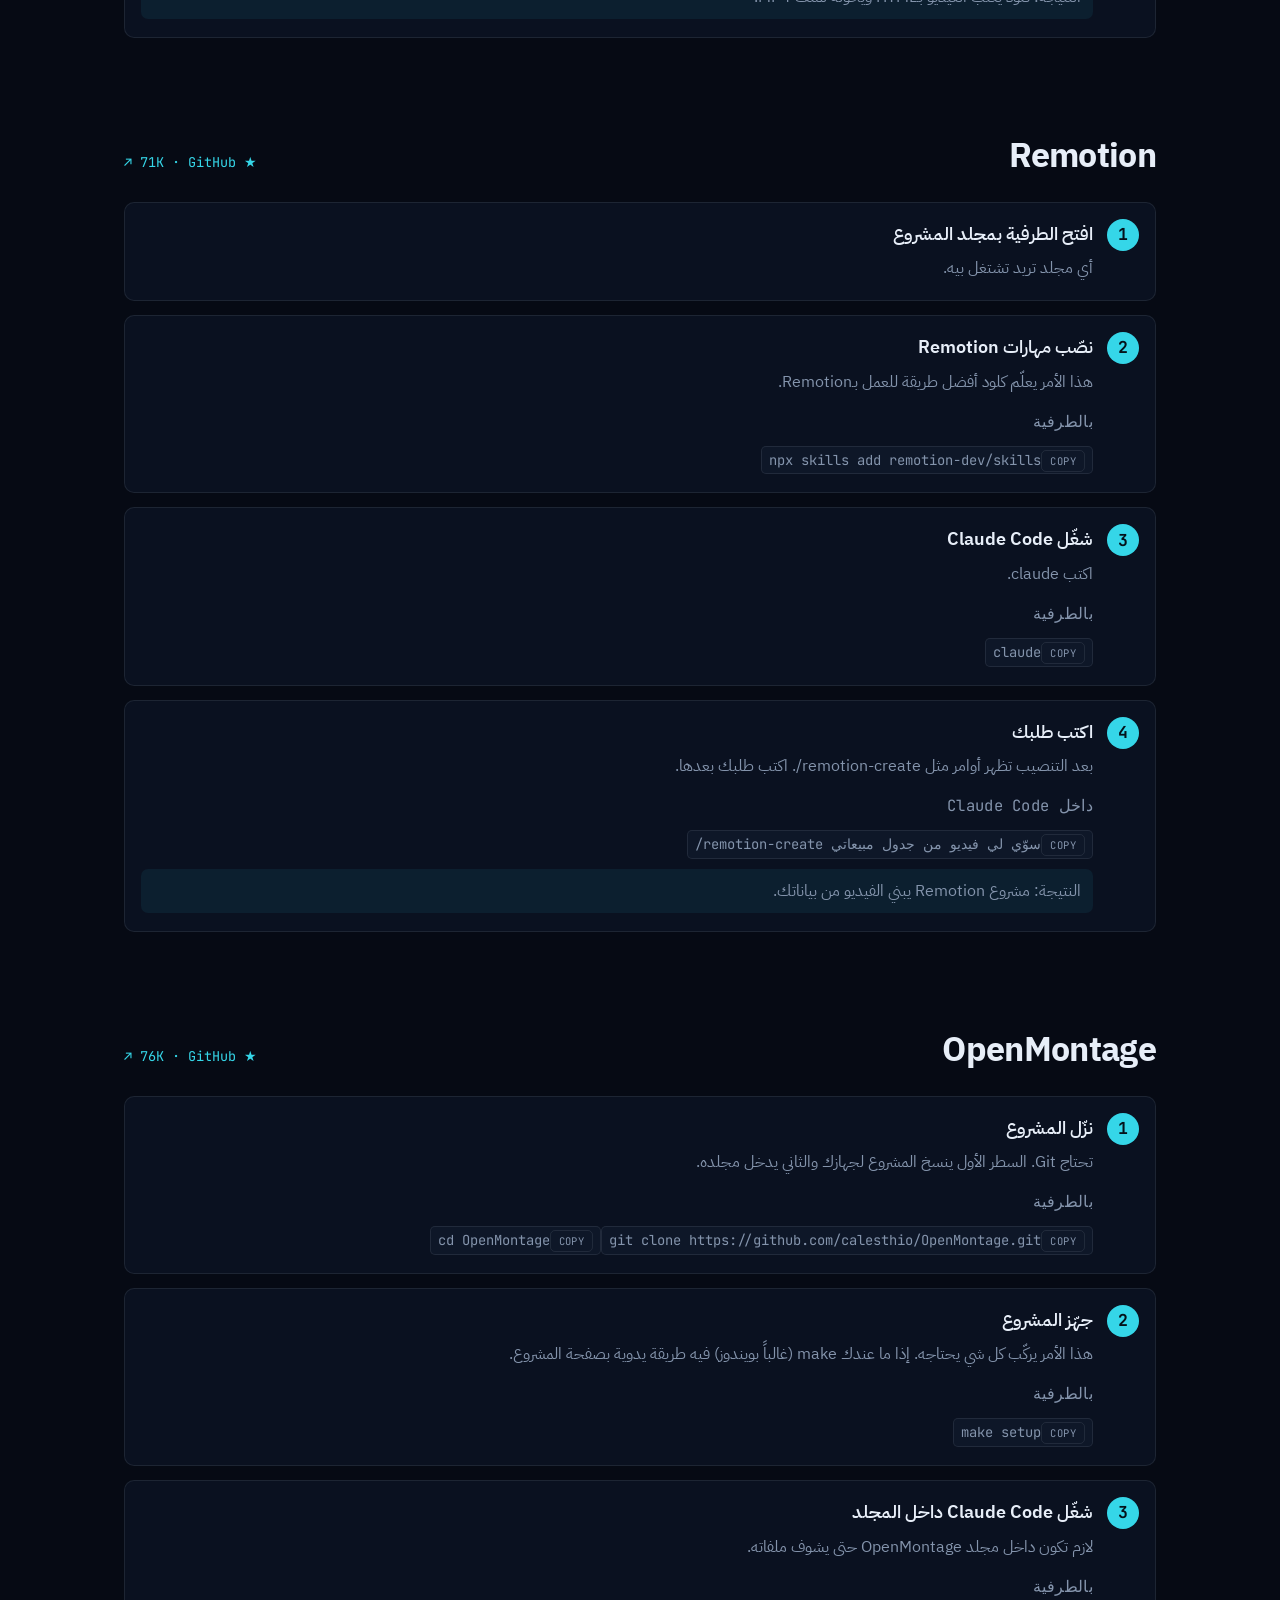
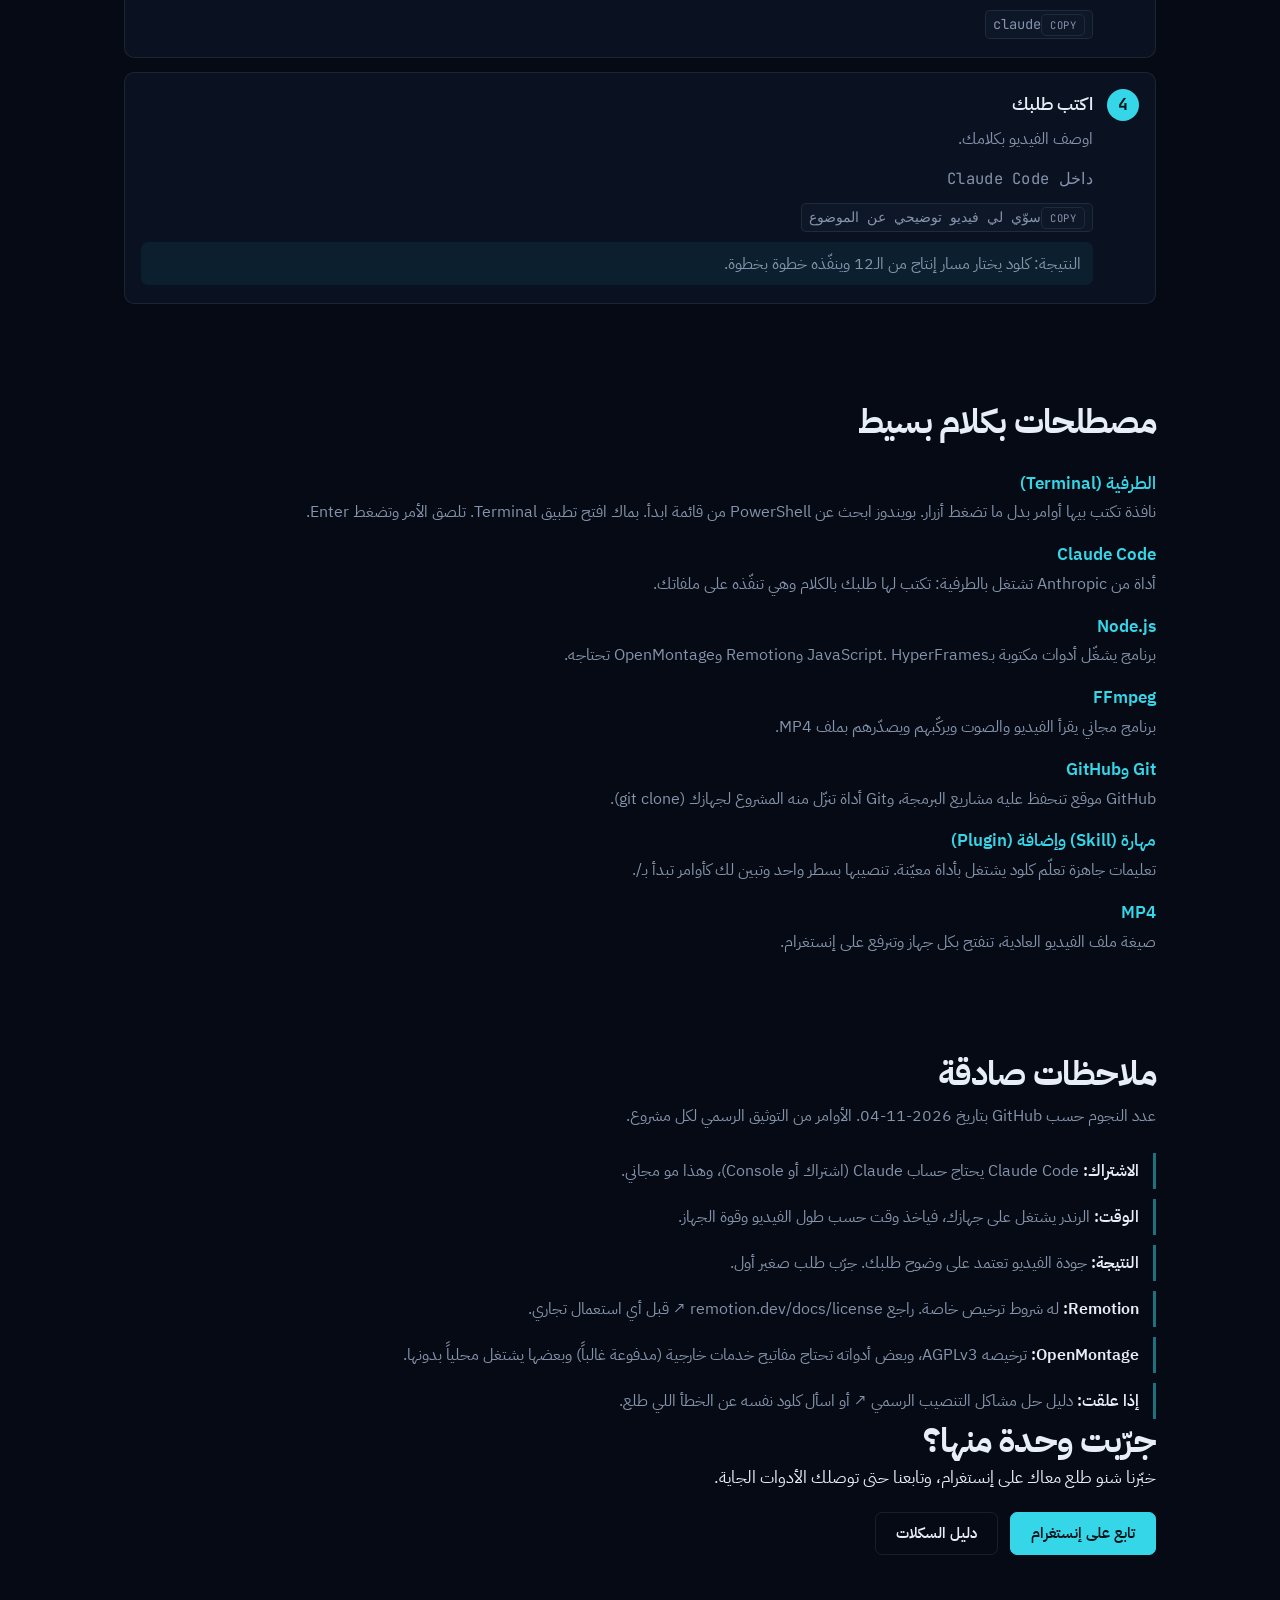
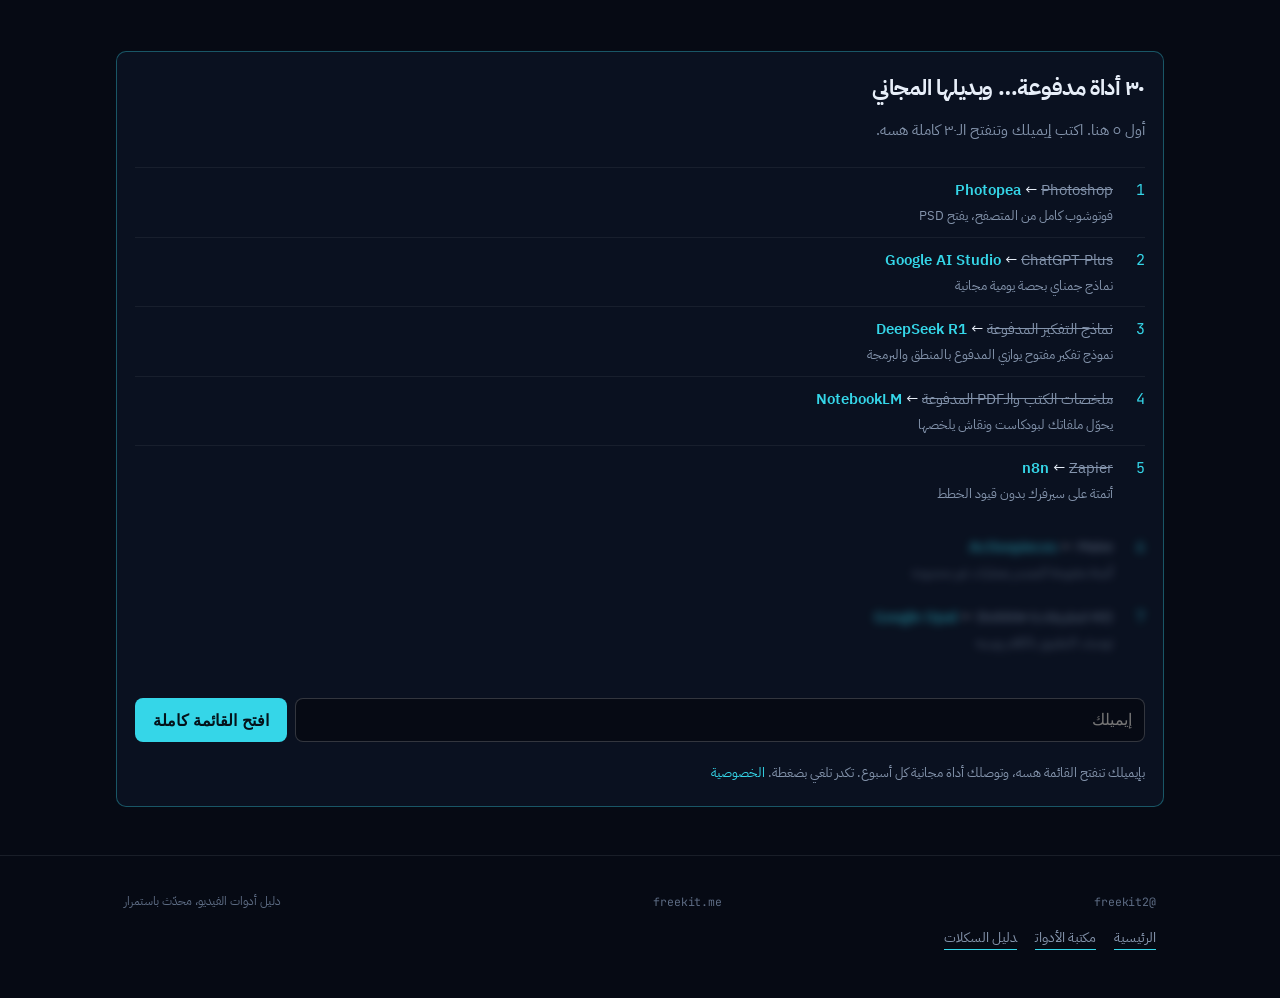
<file: video-tools.html>
<!doctype html>
<html lang="ar" dir="rtl">

<head>
    <meta charset="utf-8">
    <meta name="viewport" content="width=device-width, initial-scale=1">
    <title>FreeKit | شلون تخلي كلود يمنتج لك فيديو: دليل المبتدئ</title>
    <meta name="description" content="دليل خطوة بخطوة للمبتدئ: شنو تحتاج، أي أداة تختار (HyperFrames أو Remotion أو OpenMontage)، والأوامر الجاهزة للنسخ وشنو تكتب لكلود.">
    <meta property="og:type" content="website">
    <meta property="og:url" content="https://freekit.me/video-tools.html">
    <meta property="og:title" content="FreeKit | شلون تخلي كلود يمنتج لك فيديو: دليل المبتدئ">
    <meta property="og:description" content="دليل خطوة بخطوة للمبتدئ: شنو تحتاج، أي أداة تختار (HyperFrames أو Remotion أو OpenMontage)، والأوامر الجاهزة للنسخ وشنو تكتب لكلود.">
    <meta name="twitter:card" content="summary">
    <meta name="twitter:title" content="FreeKit | شلون تخلي كلود يمنتج لك فيديو: دليل المبتدئ">
    <meta name="twitter:description" content="دليل خطوة بخطوة للمبتدئ: شنو تحتاج، أي أداة تختار (HyperFrames أو Remotion أو OpenMontage)، والأوامر الجاهزة للنسخ وشنو تكتب لكلود.">
    <link rel="canonical" href="https://freekit.me/video-tools.html">

    <link rel="preconnect" href="https://fonts.googleapis.com">
    <link rel="preconnect" href="https://fonts.gstatic.com" crossorigin>
    <link href="https://fonts.googleapis.com/css2?family=IBM+Plex+Sans+Arabic:wght@400;500;600;700&family=JetBrains+Mono:wght@400;700&display=swap" rel="stylesheet">
    <link rel="stylesheet" href="/assets/v3.css?v=3">
        <link rel="icon" href='data:image/svg+xml,<svg xmlns="http://www.w3.org/2000/svg" viewBox="0 0 100 100"><rect width="100" height="100" rx="20" fill="%23060A14"/><text x="50" y="68" font-size="52" font-family="monospace" font-weight="bold" fill="%2335D6E8" text-anchor="middle">F</text></svg>'>

<style>
.brandrow{flex-wrap:wrap}.brandrow nav{flex-wrap:wrap;row-gap:0;max-width:100%}
.chips{display:flex;flex-wrap:wrap;gap:10px;margin-top:22px}
.chips a{border:var(--hair);border-radius:999px;padding:6px 16px;font-size:14.5px;color:var(--muted);background:var(--bg-soft)}
.chips a:hover{color:var(--accent);border-color:rgba(53,214,232,.4)}
.gsteps{grid-template-columns:minmax(0,1fr);list-style:none;counter-reset:s;display:grid;gap:14px;margin-top:20px}
.gsteps>li{min-width:0;overflow-wrap:anywhere;counter-increment:s;position:relative;padding:16px 62px 18px 16px;border:var(--hair);border-radius:var(--radius);background:var(--bg-soft)}
.gsteps>li::before{content:counter(s);position:absolute;right:16px;top:16px;width:32px;height:32px;border-radius:50%;background:var(--accent);color:var(--accent-ink);font-family:var(--font-mono);font-weight:700;display:grid;place-items:center}
.gsteps h4{font-size:17.5px;font-weight:600;margin-bottom:4px}
.gsteps p{color:var(--muted);font-size:15.5px}
.gsteps .cmd{margin-top:10px}
.glbl{margin-top:12px;font-size:13.5px;color:var(--accent);font-family:var(--font-mono);letter-spacing:.02em}
.pick{display:grid;grid-template-columns:minmax(0,1fr);gap:12px;margin-top:20px}
.pick>div{min-width:0;overflow-wrap:anywhere;border:var(--hair);border-radius:var(--radius);background:var(--bg-soft);padding:16px 18px}
.pick h3{font-size:18px;margin-bottom:2px;color:var(--accent)}
.pick .for{color:var(--text);font-size:15.5px}
.pick .pmeta{color:var(--muted);font-size:14.5px;margin-top:4px}
.pick .rec{display:inline-block;margin-inline-start:8px;font-size:12.5px;border:1px solid rgba(53,214,232,.45);border-radius:999px;padding:0 10px;color:var(--accent)}
.tool-h{display:flex;align-items:baseline;justify-content:space-between;gap:12px;flex-wrap:wrap}
.tool-h a{font-family:var(--font-mono);font-size:13.5px;color:var(--accent)}
.gloss dt{color:var(--accent);font-weight:600;margin-top:14px}
.gloss dd{color:var(--muted);font-size:15.5px}
.notes{list-style:none;display:grid;gap:10px;margin-top:18px}
.notes li{border-inline-start:3px solid rgba(53,214,232,.5);padding:4px 14px;color:var(--muted);font-size:15.5px}
.notes b{color:var(--text)}
.result{margin-top:10px;font-size:14.5px;color:var(--text);background:rgba(53,214,232,.07);border-radius:var(--radius-sm);padding:8px 12px}
</style>
</head>

<body>
    <a class="skip" href="#prep">تخطى للشرح</a>
    <header>
        <div class="topline">
            <span class="mono"><span>VIDEO TOOLS</span><span>v2.0</span></span>
            <span class="mono">3 TOOLS</span>
            <span class="mono"><span>BEGINNER</span><span>GUIDE</span></span>
        </div>
        <div class="wrap brandrow">
            <a class="wordmark" href="/">FreeKit<span class="sq" aria-hidden="true"></span></a>
            <nav aria-label="التنقل الرئيسي">
                <a href="index.html">الرئيسية</a>
                <a href="tools.html">الأدوات</a>
                <a href="skills.html">دليل السكلات</a>
                <a href="video-tools.html" class="active">أدوات الفيديو</a>
                <a href="https://www.instagram.com/freekit2?igsi=MTd0MGFwcDRiYTl2cQ==" target="_blank" rel="noopener">تابعنا ↗</a>
            </nav>
        </div>
    </header>
    <main>
        <section class="hero wrap">
            <h1>شلون تخلي <em>كلود يمنتج لك فيديو</em></h1>
            <p class="sub">بدل ما تفتح برنامج مونتاج، تكتب لكلود شنو تريد وهو يبني الفيديو. هذا دليل من الصفر: شنو تجهّز، أي أداة تختار، وشنو تلصق وتكتب بالضبط. ما تحتاج خبرة برمجة، بس تتبع الخطوات بالترتيب.</p>
            <nav class="chips" aria-label="أقسام الصفحة">
                <a href="#prep">١ جهّز جهازك</a><a href="#choose">٢ اختار أداة</a><a href="#hyperframes">٣ الخطوات</a><a href="#gloss">مصطلحات</a><a href="#notes">ملاحظات</a>
            </nav>
        </section>

        <section class="wrap sec" id="prep">
            <div class="sec-head"><h2>١. جهّز جهازك (مرة وحدة)</h2><p class="sec-sub">أربع أشياء، بالترتيب. إذا عندك شي منها جاهز تخطاه. الأوامر تنلصق بالطرفية.</p></div>
            <ol class="gsteps"><li><h4>اشتراك Claude</h4><p>Claude Code يحتاج حساب Claude: اشتراك (Pro أو Max أو Ultra أو Team أو Enterprise) أو حساب Claude Console. بدون حساب ما يشتغل.</p></li>
<li><h4>نصّب Claude Code</h4><p>هذا البرنامج اللي تكتب له طلبك وهو ينفّذ. تفتح الطرفية (شرحها بالمصطلحات تحت) وتلصق الأمر حسب نظامك:</p><p class="glbl">macOS / Linux</p><button class="cmd" data-cmd="curl -fsSL https://claude.ai/install.sh | bash"><span class="txt"><bdi>curl -fsSL https://claude.ai/install.sh | bash</bdi></span><span class="cp">COPY</span></button><p class="glbl">Windows (PowerShell)</p><button class="cmd" data-cmd="irm https://claude.ai/install.ps1 | iex"><span class="txt"><bdi>irm https://claude.ai/install.ps1 | iex</bdi></span><span class="cp">COPY</span></button><p class="glbl">Windows (بديل)</p><button class="cmd" data-cmd="winget install Anthropic.ClaudeCode"><span class="txt"><bdi>winget install Anthropic.ClaudeCode</bdi></span><span class="cp">COPY</span></button><p>بعدها افتح نافذة طرفية جديدة واكتب الأمر التالي. إذا طلع رقم إصدار، التنصيب نجح:</p><button class="cmd" data-cmd="claude --version"><span class="txt"><bdi>claude --version</bdi></span><span class="cp">COPY</span></button><p class="result">أول مرة تشغّل <bdi>claude</bdi> يطلب منك تسجيل الدخول بالمتصفح. <a href="https://code.claude.com/docs/en/terminal-guide" target="_blank" rel="noopener">أول مرة تستعمل الطرفية؟ هذا الدليل الرسمي ↗</a></p></li>
<li><h4>نصّب Node.js</h4><p>بيئة تشغّل أدوات الفيديو. حمّل نسخة LTS من الموقع الرسمي. HyperFrames تحتاج الإصدار 22 أو أحدث، وOpenMontage تحتاج 18 أو أحدث.</p><p class="result"><a href="https://nodejs.org/en/download" target="_blank" rel="noopener">nodejs.org/en/download ↗</a></p></li>
<li><h4>نصّب FFmpeg</h4><p>برنامج مجاني يركّب الفيديو ويحوّله لملف MP4. HyperFrames وOpenMontage يحتاجونه.</p><p class="glbl">macOS</p><button class="cmd" data-cmd="brew install ffmpeg"><span class="txt"><bdi>brew install ffmpeg</bdi></span><span class="cp">COPY</span></button><p class="glbl">Linux (Ubuntu / Debian)</p><button class="cmd" data-cmd="sudo apt install ffmpeg"><span class="txt"><bdi>sudo apt install ffmpeg</bdi></span><span class="cp">COPY</span></button><p class="glbl">Windows</p><p class="result">حمّل نسخة جاهزة من <a href="https://www.gyan.dev/ffmpeg/builds/" target="_blank" rel="noopener">gyan.dev/ffmpeg/builds ↗</a> (مدرجة بصفحة FFmpeg الرسمية) وأضفها لمسار النظام PATH.</p></li></ol>
        </section>

        <section class="wrap sec" id="choose">
            <div class="sec-head"><h2>٢. أي أداة أختار؟</h2><p class="sec-sub">كلها تشتغل مع كلود كود. إذا هذي أول مرة، ابدأ بـHyperFrames.</p></div>
            <div class="pick">
<div><h3>HyperFrames <span class="rec">نبدأ بيها</span></h3><p class="for">تكتب الفكرة ويطلع فيديو جاهز: إعلان، شرح، عنوان متحرك. أبسط تنصيب من الثلاثة.</p><p class="pmeta">تحتاج: Claude Code + Node.js 22+ + FFmpeg</p></div>
<div><h3>Remotion</h3><p class="for">للفيديوهات المبنية على أرقام وجداول ورسوم بيانية (مثلاً فيديو من جدول مبيعاتك). تبنيه بكود React، وكلود يكتب الكود.</p><p class="pmeta">تحتاج: Claude Code + Node.js · ترخيص خاص (التفاصيل بالملاحظات)</p></div>
<div><h3>OpenMontage</h3><p class="for">استوديو إنتاج كامل بـ12 مسار جاهز. الأقوى والأثقل: تنصيب أطول، وبعض أدواته تحتاج مفاتيح خدمات خارجية.</p><p class="pmeta">تحتاج: Claude Code + Python 3.10+ + Node.js 18+ + FFmpeg + Git</p></div></div>
        </section>

        <div class="wrap"><div class="sec-head"><h2>٣. الخطوات لكل أداة</h2><p class="sec-sub">اتبع قسم الأداة اللي اخترتها فقط. كل أمر تحته زر COPY. شارة «بالطرفية» يعني تلصقه بالطرفية، و«داخل Claude Code» يعني تكتبه بعد ما تشغّل <bdi>claude</bdi>.</p></div></div>
        
        <section class="wrap sec" id="hyperframes">
            <div class="sec-head tool-h"><h2>HyperFrames</h2><a href="https://github.com/heygen-com/hyperframes" target="_blank" rel="noopener">★ 78K · GitHub ↗</a></div>
            <ol class="gsteps"><li><h4>افتح الطرفية بأي مجلد</h4><p>هذا المجلد اللي راح تنحفظ فيه شغلك. مثلاً مجلد جديد اسمه <bdi>my-video</bdi>.</p></li>
<li><h4>نصّب إضافة HyperFrames</h4><p>سطرين، تلصقهم واحد ورا الثاني وتنتظر كل واحد يخلص.</p><p class="glbl">بالطرفية</p><button class="cmd" data-cmd="claude plugin marketplace add heygen-com/hyperframes"><span class="txt"><bdi>claude plugin marketplace add heygen-com/hyperframes</bdi></span><span class="cp">COPY</span></button><button class="cmd" data-cmd="claude plugin install hyperframes@hyperframes"><span class="txt"><bdi>claude plugin install hyperframes@hyperframes</bdi></span><span class="cp">COPY</span></button></li>
<li><h4>شغّل Claude Code</h4><p>اكتب <bdi>claude</bdi> وانتظر يفتح.</p><p class="glbl">بالطرفية</p><button class="cmd" data-cmd="claude"><span class="txt"><bdi>claude</bdi></span><span class="cp">COPY</span></button></li>
<li><h4>اكتب طلبك</h4><p>ابدأ الطلب بالأمر <bdi>/hyperframes:hyperframes</bdi> ثم اوصف الفيديو بكلامك العادي.</p><p class="glbl">داخل Claude Code</p><button class="cmd" data-cmd="/hyperframes:hyperframes سوّي لي إعلان ريل لمطعم برجر"><span class="txt"><bdi>/hyperframes:hyperframes سوّي لي إعلان ريل لمطعم برجر</bdi></span><span class="cp">COPY</span></button><p class="result">النتيجة: كلود يكتب الفيديو بـHTML ويحوّله لملف MP4.</p></li></ol>
        </section>
        
        <section class="wrap sec" id="remotion">
            <div class="sec-head tool-h"><h2>Remotion</h2><a href="https://github.com/remotion-dev/remotion" target="_blank" rel="noopener">★ 71K · GitHub ↗</a></div>
            <ol class="gsteps"><li><h4>افتح الطرفية بمجلد المشروع</h4><p>أي مجلد تريد تشتغل بيه.</p></li>
<li><h4>نصّب مهارات Remotion</h4><p>هذا الأمر يعلّم كلود أفضل طريقة للعمل بـRemotion.</p><p class="glbl">بالطرفية</p><button class="cmd" data-cmd="npx skills add remotion-dev/skills"><span class="txt"><bdi>npx skills add remotion-dev/skills</bdi></span><span class="cp">COPY</span></button></li>
<li><h4>شغّل Claude Code</h4><p>اكتب <bdi>claude</bdi>.</p><p class="glbl">بالطرفية</p><button class="cmd" data-cmd="claude"><span class="txt"><bdi>claude</bdi></span><span class="cp">COPY</span></button></li>
<li><h4>اكتب طلبك</h4><p>بعد التنصيب تظهر أوامر مثل <bdi>/remotion-create</bdi>. اكتب طلبك بعدها.</p><p class="glbl">داخل Claude Code</p><button class="cmd" data-cmd="/remotion-create سوّي لي فيديو من جدول مبيعاتي"><span class="txt"><bdi>/remotion-create سوّي لي فيديو من جدول مبيعاتي</bdi></span><span class="cp">COPY</span></button><p class="result">النتيجة: مشروع Remotion يبني الفيديو من بياناتك.</p></li></ol>
        </section>
        
        <section class="wrap sec" id="openmontage">
            <div class="sec-head tool-h"><h2>OpenMontage</h2><a href="https://github.com/calesthio/OpenMontage" target="_blank" rel="noopener">★ 76K · GitHub ↗</a></div>
            <ol class="gsteps"><li><h4>نزّل المشروع</h4><p>تحتاج Git. السطر الأول ينسخ المشروع لجهازك والثاني يدخل مجلده.</p><p class="glbl">بالطرفية</p><button class="cmd" data-cmd="git clone https://github.com/calesthio/OpenMontage.git"><span class="txt"><bdi>git clone https://github.com/calesthio/OpenMontage.git</bdi></span><span class="cp">COPY</span></button><button class="cmd" data-cmd="cd OpenMontage"><span class="txt"><bdi>cd OpenMontage</bdi></span><span class="cp">COPY</span></button></li>
<li><h4>جهّز المشروع</h4><p>هذا الأمر يركّب كل شي يحتاجه. إذا ما عندك <bdi>make</bdi> (غالباً بويندوز) فيه طريقة يدوية بصفحة المشروع.</p><p class="glbl">بالطرفية</p><button class="cmd" data-cmd="make setup"><span class="txt"><bdi>make setup</bdi></span><span class="cp">COPY</span></button></li>
<li><h4>شغّل Claude Code داخل المجلد</h4><p>لازم تكون داخل مجلد <bdi>OpenMontage</bdi> حتى يشوف ملفاته.</p><p class="glbl">بالطرفية</p><button class="cmd" data-cmd="claude"><span class="txt"><bdi>claude</bdi></span><span class="cp">COPY</span></button></li>
<li><h4>اكتب طلبك</h4><p>اوصف الفيديو بكلامك.</p><p class="glbl">داخل Claude Code</p><button class="cmd" data-cmd="سوّي لي فيديو توضيحي عن الموضوع"><span class="txt"><bdi>سوّي لي فيديو توضيحي عن الموضوع</bdi></span><span class="cp">COPY</span></button><p class="result">النتيجة: كلود يختار مسار إنتاج من الـ12 وينفّذه خطوة بخطوة.</p></li></ol>
        </section>

        <section class="wrap sec" id="gloss">
            <div class="sec-head"><h2>مصطلحات بكلام بسيط</h2></div>
            <dl class="gloss"><dt>الطرفية (Terminal)</dt><dd>نافذة تكتب بيها أوامر بدل ما تضغط أزرار. بويندوز ابحث عن PowerShell من قائمة ابدأ. بماك افتح تطبيق Terminal. تلصق الأمر وتضغط Enter.</dd><dt>Claude Code</dt><dd>أداة من Anthropic تشتغل بالطرفية: تكتب لها طلبك بالكلام وهي تنفّذه على ملفاتك.</dd><dt>Node.js</dt><dd>برنامج يشغّل أدوات مكتوبة بـJavaScript. HyperFrames وRemotion وOpenMontage تحتاجه.</dd><dt>FFmpeg</dt><dd>برنامج مجاني يقرأ الفيديو والصوت ويركّبهم ويصدّرهم بملف MP4.</dd><dt>Git وGitHub</dt><dd>GitHub موقع تنحفظ عليه مشاريع البرمجة، وGit أداة تنزّل منه المشروع لجهازك (<bdi>git clone</bdi>).</dd><dt>مهارة (Skill) وإضافة (Plugin)</dt><dd>تعليمات جاهزة تعلّم كلود يشتغل بأداة معيّنة. تنصيبها بسطر واحد وتبين لك كأوامر تبدأ بـ<bdi>/</bdi>.</dd><dt>MP4</dt><dd>صيغة ملف الفيديو العادية، تنفتح بكل جهاز وتنرفع على إنستغرام.</dd></dl>
        </section>

        <section class="wrap sec" id="notes">
            <div class="sec-head"><h2>ملاحظات صادقة</h2><p class="sec-sub">عدد النجوم حسب GitHub بتاريخ 2026-11-04. الأوامر من التوثيق الرسمي لكل مشروع.</p></div>
            <ul class="notes"><li><b>الاشتراك:</b> Claude Code يحتاج حساب Claude (اشتراك أو Console)، وهذا مو مجاني.</li><li><b>الوقت:</b> الرندر يشتغل على جهازك، فياخذ وقت حسب طول الفيديو وقوة الجهاز.</li><li><b>النتيجة:</b> جودة الفيديو تعتمد على وضوح طلبك. جرّب طلب صغير أول.</li><li><b>Remotion:</b> له شروط ترخيص خاصة. راجع <a href="https://www.remotion.dev/docs/license" target="_blank" rel="noopener">remotion.dev/docs/license ↗</a> قبل أي استعمال تجاري.</li><li><b>OpenMontage:</b> ترخيصه AGPLv3، وبعض أدواته تحتاج مفاتيح خدمات خارجية (مدفوعة غالباً) وبعضها يشتغل محلياً بدونها.</li><li><b>إذا علقت:</b> <a href="https://code.claude.com/docs/en/troubleshoot-install.md" target="_blank" rel="noopener">دليل حل مشاكل التنصيب الرسمي ↗</a> أو اسأل كلود نفسه عن الخطأ اللي طلع.</li></ul>
            <div class="cta">
                <h2>جرّبت وحدة منها؟</h2>
                <p>خبّرنا شنو طلع معاك على إنستغرام، وتابعنا حتى توصلك الأدوات الجاية.</p>
                <div class="btns">
                    <a class="btn btn-lime" href="https://www.instagram.com/freekit2?igsi=MTd0MGFwcDRiYTl2cQ==" target="_blank" rel="noopener">تابع على إنستغرام</a>
                    <a class="btn btn-ghost" href="skills.html">دليل السكلات</a>
                </div>
            </div>
        </section>
    </main>
    <footer>
        <div class="wrap">
            <div class="foot-row"><span class="mono">@freekit2</span><span class="mono">freekit.me</span><span>دليل أدوات الفيديو، محدّث باستمرار</span></div>
            <p class="foot-lib"><a href="index.html">الرئيسية</a><a href="tools.html">مكتبة الأدوات</a><a href="skills.html">دليل السكلات</a></p>
        </div>
    </footer>
    <div class="toast" id="toast" role="status" aria-live="polite">تم النسخ</div>
    <script>
        (function () {
            "use strict";
            var toast = document.getElementById('toast');
            function showToast(msg) { toast.textContent = msg; toast.classList.add('show'); setTimeout(function () { toast.classList.remove('show'); }, 1800); }
            document.querySelectorAll('.cmd').forEach(function (btn) {
                btn.addEventListener('click', function () {
                    var text = btn.getAttribute('data-cmd') || '';
                    var done = function () { showToast('تم النسخ'); };
                    if (navigator.clipboard && navigator.clipboard.writeText) { navigator.clipboard.writeText(text).then(done).catch(function () { showToast('انسخ يدوياً'); }); }
                    else { showToast('انسخ يدوياً'); }
                });
            });
        })();
    </script>
    <!-- Cloudflare Web Analytics --><script type='module' src='https://static.cloudflareinsights.com/beacon.min.js' data-cf-beacon='{"token": "683ccbc99e364fae99ee72bb82c2fb21"}'></script><!-- End Cloudflare Web Analytics -->
    <script src="/assets/track.js" defer></script>
</body>

</html>
</file>
<file: assets/v3.css>
/* ============================================================
   FreeKit v3 — "Deep Flow"
   deep navy #060A14 · one cyan accent #35D6E8 · ONE soft glow
   quiet entrance motion · dense rhythm (48 / 40 / 16)
   Arabic: IBM Plex Sans Arabic (always) · Latin+numerals: JetBrains Mono
   ============================================================ */

:root {
    --bg: #060A14;
    --bg-soft: #0A1120;
    --bg-lift: #0E1728;
    --text: #E7EEF8;
    --muted: #8494AC;
    --faint: #5D6C84;
    --accent: #35D6E8;
    --accent-strong: #22C0D4;
    --accent-ink: #04121A;
    --hair-c: rgba(231, 238, 248, .085);
    --hair: 1px solid var(--hair-c);
    --max-w: 1080px;
    --radius: 10px;
    --radius-sm: 7px;
    --ease: cubic-bezier(.2, .7, .2, 1);
    --font-ar: 'IBM Plex Sans Arabic', system-ui, -apple-system, sans-serif;
    --font-mono: 'JetBrains Mono', ui-monospace, SFMono-Regular, monospace;
}

*,
*::before,
*::after {
    margin: 0;
    padding: 0;
    box-sizing: border-box
}

html {
    scroll-behavior: smooth;
    -webkit-text-size-adjust: 100%
}

body {
    background: var(--bg);
    color: var(--text);
    font-family: var(--font-ar);
    font-size: 16.5px;
    line-height: 1.8;
    font-weight: 400;
    -webkit-font-smoothing: antialiased;
    -moz-osx-font-smoothing: grayscale;
    overflow-x: hidden
}

::selection {
    background: rgba(53, 214, 232, .24);
    color: #fff
}

a {
    color: inherit;
    text-decoration: none;
    transition: color .16s var(--ease), border-color .16s var(--ease), background-color .18s var(--ease)
}

img {
    max-width: 100%;
    height: auto
}

b,
strong {
    font-weight: 600
}

:focus-visible {
    outline: 2px solid var(--accent);
    outline-offset: 3px;
    border-radius: 3px
}

bdi,
[dir="ltr"] {
    unicode-bidi: isolate
}

[id] {
    scroll-margin-top: 76px
}

.mono {
    font-family: var(--font-mono);
    font-feature-settings: "tnum" 1;
    letter-spacing: -.01em
}

/* ── shell ───────────────────────────────────────────── */
.wrap {
    max-width: var(--max-w);
    margin-inline: auto;
    padding-inline: 24px
}

main,
header,
footer {
    position: relative;
    z-index: 1
}

.skip {
    position: absolute;
    inset-inline-start: -9999px;
    top: 0;
    background: var(--accent);
    color: var(--accent-ink);
    padding: 10px 18px;
    z-index: 200;
    font-weight: 600;
    font-size: 14px
}

.skip:focus {
    inset-inline-start: 0
}

#progress {
    position: fixed;
    top: 0;
    inset-inline-start: 0;
    height: 2px;
    width: 0;
    background: var(--accent);
    z-index: 300;
    pointer-events: none;
    opacity: .8
}

.toast {
    position: fixed;
    bottom: 22px;
    inset-inline-end: 22px;
    background: var(--bg-lift);
    border: var(--hair);
    color: var(--text);
    padding: 9px 18px;
    font-size: 13px;
    border-radius: var(--radius-sm);
    opacity: 0;
    pointer-events: none;
    transition: opacity .24s var(--ease);
    z-index: 250
}

.toast.show {
    opacity: 1
}

/* decorative leftovers from v1/v2 — killed */
.glow,
.g1,
.g2,
body::before {
    display: none !important
}

/* ── chrome A: topline + brandrow (index, gift, scheduled-tasks, skills) ── */
.topline {
    display: flex;
    gap: 18px;
    justify-content: space-between;
    align-items: center;
    flex-wrap: wrap;
    padding: 9px 24px;
    border-bottom: var(--hair);
    font-size: 11.5px;
    letter-spacing: .02em;
    color: var(--faint);
    background: rgba(6, 10, 20, .9)
}

.topline .mono {
    color: var(--muted);
    font-size: 11px
}

.topline a {
    color: var(--text);
    border-bottom: 1px solid var(--accent);
    padding-bottom: 1px
}

.topline a:hover {
    color: var(--accent)
}

.topline>span>span+span::before {
    content: "";
    display: inline-block;
    width: 1px;
    height: .75em;
    background: currentColor;
    opacity: .4;
    margin-inline: .7em;
    vertical-align: -.04em
}

.brandrow {
    display: flex;
    align-items: baseline;
    justify-content: space-between;
    gap: 24px;
    direction: ltr;
    padding-block: 14px;
    flex-wrap: wrap
}

.wordmark {
    font-size: 27px;
    font-weight: 700;
    line-height: 1;
    letter-spacing: -.02em;
    display: inline-flex;
    align-items: baseline;
    gap: 7px;
    color: var(--text)
}

.wordmark .sq {
    width: 6px;
    height: 6px;
    background: var(--accent);
    display: inline-block;
    transform: translateY(-.55em)
}

.brandrow nav {
    direction: rtl;
    display: flex;
    gap: 20px;
    align-items: baseline
}

.brandrow nav a {
    font-size: 14px;
    font-weight: 500;
    color: var(--muted);
    white-space: nowrap;
    border-bottom: 1.5px solid transparent;
    padding-bottom: 2px
}

.brandrow nav a:hover {
    color: var(--text);
    border-bottom-color: var(--accent)
}

/* ── chrome B: sticky nav (tools, opal, photopea, students, studio) ── */
header {
    position: sticky;
    top: 0;
    z-index: 60;
    background: rgba(6, 10, 20, .88);
    -webkit-backdrop-filter: blur(10px);
    backdrop-filter: blur(10px);
    border-bottom: var(--hair)
}

.nav {
    display: flex;
    align-items: center;
    gap: 22px;
    padding: 11px 24px;
    max-width: var(--max-w);
    margin-inline: auto
}

.logo {
    display: inline-flex;
    align-items: center;
    gap: 9px;
    font-weight: 700;
    font-size: 17px;
    color: var(--text);
    letter-spacing: -.01em;
    margin-inline-end: auto;
    direction: ltr
}

.logo .f {
    width: 28px;
    height: 28px;
    border-radius: 6px;
    background: rgba(53, 214, 232, .1);
    border: 1px solid rgba(53, 214, 232, .45);
    display: grid;
    place-items: center;
    color: var(--accent);
    font-size: 14px;
    font-weight: 700;
    font-family: var(--font-mono)
}

.logo bdi b {
    color: var(--accent);
    font-weight: 700
}

.nav-links {
    display: flex;
    gap: 20px;
    align-items: center
}

.nav-links a {
    color: var(--muted);
    font-size: 14px;
    font-weight: 500;
    white-space: nowrap;
    border-bottom: 1.5px solid transparent;
    padding-bottom: 2px
}

.nav-links a:hover {
    color: var(--text);
    border-bottom-color: var(--accent)
}

.nav-links a.active {
    color: var(--accent);
    border-bottom-color: var(--accent)
}

/* ── hero ────────────────────────────────────────────── */
.hero {
    position: relative;
    padding-block: 40px 32px;
    text-align: start;
    animation: rise .55s var(--ease) both
}

.hero::before {
    content: "";
    position: absolute;
    inset-inline-end: 0;
    top: -90px;
    width: min(560px, 100%);
    height: 420px;
    background: radial-gradient(closest-side, rgba(53, 214, 232, .13), transparent 100%);
    pointer-events: none;
    z-index: -1
}

.hero>* {
    position: relative
}

@keyframes rise {
    from {
        opacity: 0;
        transform: translateY(10px)
    }

    to {
        opacity: 1;
        transform: none
    }
}

.kicker {
    font-size: 12px;
    font-weight: 500;
    letter-spacing: .04em;
    color: var(--accent);
    margin-bottom: 14px
}

h1,
.hero h1 {
    font-size: clamp(30px, 5.2vw, 54px);
    font-weight: 700;
    line-height: 1.22;
    letter-spacing: -.022em;
    max-width: 24ch;
    margin-inline: 0;
    text-wrap: balance
}

.hl,
h1 em {
    font-style: normal;
    color: var(--accent)
}

.sub,
.hero .sub {
    color: var(--muted);
    font-size: clamp(15.5px, 1.9vw, 18px);
    line-height: 1.75;
    max-width: 60ch;
    margin: 16px 0 0;
    text-wrap: pretty
}

.hero-cta,
.cta-row {
    margin-top: 24px;
    display: flex;
    gap: 14px;
    align-items: center;
    flex-wrap: wrap
}

.arrow-link {
    font-weight: 600;
    font-size: 16.5px;
    color: var(--text);
    border-bottom: 1.5px solid var(--accent);
    padding-bottom: 3px;
    display: inline-flex;
    align-items: center;
    gap: 8px
}

.arrow-link:hover {
    color: var(--accent)
}

.arr {
    display: inline-block;
    transition: transform .18s var(--ease)
}

.arrow-link:hover .arr {
    transform: translateX(-4px)
}

/* ── sections ────────────────────────────────────────── */
.sec {
    padding-block: 48px
}

.sec-head {
    margin-bottom: 24px;
    text-align: start
}

.sec-title,
h2 {
    font-size: clamp(23px, 3.4vw, 34px);
    font-weight: 700;
    line-height: 1.3;
    letter-spacing: -.02em;
    text-wrap: balance
}

h2 .hl {
    color: var(--accent)
}

.sec-sub {
    color: var(--muted);
    font-size: 15.5px;
    line-height: 1.7;
    margin-top: 7px;
    max-width: 62ch;
    margin-inline: 0;
    text-wrap: pretty
}

h3 {
    font-size: 17px;
    font-weight: 600;
    line-height: 1.5
}

/* ── buttons ─────────────────────────────────────────── */
.btn {
    display: inline-flex;
    align-items: center;
    justify-content: center;
    gap: 8px;
    padding: 10px 20px;
    border-radius: var(--radius-sm);
    font-family: inherit;
    font-weight: 600;
    font-size: 14.5px;
    line-height: 1.4;
    border: 1px solid transparent;
    cursor: pointer;
    transition: background-color .16s var(--ease), border-color .16s var(--ease), color .16s var(--ease), transform .16s var(--ease)
}

.btn-lime,
.dl {
    background: var(--accent);
    color: var(--accent-ink);
    border-color: var(--accent)
}

.btn-lime:hover,
.dl:hover {
    background: var(--accent-strong);
    border-color: var(--accent-strong);
    transform: translateY(-1px)
}

.btn-ghost {
    background: transparent;
    color: var(--text);
    border-color: var(--hair-c)
}

.btn-ghost:hover {
    border-color: var(--accent);
    color: var(--accent)
}

.btn-sm {
    padding: 7px 14px;
    font-size: 13px
}

.btns {
    display: flex;
    gap: 12px;
    flex-wrap: wrap;
    margin-top: 20px
}

.dl {
    display: inline-block;
    padding: 11px 24px;
    border-radius: var(--radius-sm);
    font-weight: 600;
    font-size: 15.5px;
    border: 1px solid transparent
}

/* ── index list (home) ───────────────────────────────── */
.index {
    list-style: none
}

.index li {
    border-bottom: var(--hair)
}

.index li:last-child {
    border-bottom: none
}

.index a,
.index .row {
    position: relative;
    display: grid;
    grid-template-columns: 44px 1fr auto 26px;
    gap: 16px;
    align-items: center;
    padding: 16px 12px;
    margin-inline: -12px;
    border-radius: var(--radius-sm)
}

.index a::before {
    content: "";
    position: absolute;
    inset-block: 12px;
    inset-inline-start: 0;
    width: 2px;
    background: var(--accent);
    transform: scaleY(0);
    transition: transform .2s var(--ease)
}

.index a:hover::before {
    transform: scaleY(1)
}

.index .num,
.num {
    font-family: var(--font-mono);
    font-size: 12px;
    color: var(--accent);
    opacity: .75;
    letter-spacing: 0;
    font-variant-numeric: tabular-nums
}

.index a:hover {
    background: rgba(53, 214, 232, .035)
}

.index a:hover .num {
    opacity: 1
}

.ttl {
    display: block;
    font-size: clamp(17px, 2.2vw, 21px);
    font-weight: 600;
    line-height: 1.45
}

.tdesc {
    display: block;
    color: var(--muted);
    font-size: 14.5px;
    line-height: 1.65;
    margin-top: 2px;
    max-width: 68ch;
    text-wrap: pretty
}

.meta {
    font-size: 11.5px;
    color: var(--faint);
    white-space: nowrap;
    font-family: var(--font-mono)
}

.meta>span+span::before {
    content: "";
    display: inline-block;
    width: 1px;
    height: .75em;
    background: currentColor;
    opacity: .4;
    margin-inline: .65em;
    vertical-align: -.04em
}

.a-arr {
    font-size: 18px;
    color: var(--faint);
    transition: transform .18s var(--ease), color .18s var(--ease)
}

.index a:hover .a-arr {
    color: var(--accent);
    transform: translateX(-3px)
}

.index li.soon .ttl,
.index li.soon .tdesc {
    color: var(--faint)
}

/* timeline block */
.tblock {
    border-inline-start: 1px solid var(--hair-c);
    padding-inline-start: 20px;
    margin-block: 8px
}

/* ── numbered steps ──────────────────────────────────── */
.steps {
    list-style: none;
    max-width: 860px
}

.steps li,
.step {
    display: grid;
    grid-template-columns: 64px 1fr;
    gap: 16px;
    padding-block: 16px;
    border-bottom: var(--hair);
    align-items: start
}

.steps li:last-child {
    border-bottom: none
}

.snum {
    font-family: var(--font-mono);
    font-size: 22px;
    font-weight: 700;
    color: var(--accent);
    opacity: .85;
    line-height: 1.35;
    font-variant-numeric: tabular-nums
}

.steps h3,
.step h3 {
    font-size: 16.5px;
    font-weight: 600
}

.steps p,
.step p {
    color: var(--muted);
    font-size: 14.5px;
    line-height: 1.7
}

/* ── stats ───────────────────────────────────────────── */
.stats {
    display: grid;
    grid-template-columns: repeat(3, 1fr);
    border: var(--hair);
    border-radius: var(--radius);
    overflow: hidden;
    background: var(--bg-soft)
}

.stats>div {
    padding: 18px 20px
}

.stats>div+div {
    border-inline-start: var(--hair)
}

.stat {
    font-family: var(--font-mono);
    font-size: clamp(30px, 4.4vw, 42px);
    font-weight: 700;
    line-height: 1;
    color: var(--accent);
    font-variant-numeric: tabular-nums;
    letter-spacing: -.03em
}

.stats h3 {
    font-size: 14.5px;
    margin-top: 8px
}

.stats p {
    color: var(--muted);
    font-size: 13.5px;
    line-height: 1.6;
    margin-top: 2px
}

.stat-box {
    border: var(--hair);
    border-radius: var(--radius);
    background: var(--bg-soft);
    padding: 20px;
    text-align: start
}

.stat-box .stat {
    font-size: clamp(28px, 4vw, 38px)
}

.unit {
    font-family: var(--font-mono);
    font-size: 12px;
    color: var(--muted);
    margin-inline-start: 4px
}

/* ── generic card grid ───────────────────────────────── */
.grid {
    display: grid;
    grid-template-columns: repeat(auto-fit, minmax(260px, 1fr));
    gap: 14px
}

.card,
.pcard,
.sk,
.tool {
    position: relative;
    background: var(--bg-soft);
    border: var(--hair);
    border-radius: var(--radius);
    padding: 20px;
    display: flex;
    flex-direction: column;
    gap: 10px;
    transition: border-color .18s var(--ease), background-color .18s var(--ease), transform .18s var(--ease)
}

.card:hover,
.pcard:hover,
.sk:hover,
.tool:hover {
    border-color: rgba(53, 214, 232, .32);
    transform: translateY(-2px)
}

.card .icon {
    width: 30px;
    height: 30px;
    display: grid;
    place-items: center;
    border-radius: 6px;
    background: rgba(53, 214, 232, .1);
    border: 1px solid rgba(53, 214, 232, .25);
    color: var(--accent);
    font-family: var(--font-mono);
    font-size: 13px;
    font-weight: 700
}

.card h3,
.pcard h3 {
    font-size: 16px;
    font-weight: 600
}

.card p,
.pdesc {
    color: var(--muted);
    font-size: 14px;
    line-height: 1.68;
    flex: 1
}

/* ── tools library ───────────────────────────────────── */
.tool {
    gap: 9px;
    padding: 18px
}

.t-top {
    display: flex;
    align-items: center;
    justify-content: space-between;
    gap: 10px
}

.t-cat {
    font-family: var(--font-mono);
    font-size: 10.5px;
    letter-spacing: .08em;
    color: var(--accent);
    opacity: .9
}

.t-gh {
    font-family: var(--font-mono);
    font-size: 10px;
    font-weight: 700;
    letter-spacing: .06em;
    padding: 2px 7px;
    border-radius: 4px;
    background: rgba(53, 214, 232, .08);
    color: var(--accent);
    border: 1px solid rgba(53, 214, 232, .28)
}

.tool h3 {
    font-size: 16.5px;
    font-weight: 600;
    line-height: 1.45
}

.tool .desc,
.desc {
    color: var(--muted);
    font-size: 13.8px;
    line-height: 1.66;
    flex: 1
}

.t-foot {
    display: flex;
    align-items: center;
    justify-content: space-between;
    gap: 10px;
    border-top: var(--hair);
    padding-top: 11px;
    margin-top: 2px
}

.t-link {
    display: inline-flex;
    align-items: center;
    gap: 6px;
    color: var(--accent);
    font-weight: 600;
    font-size: 13.5px;
    transition: gap .16s var(--ease)
}

.t-link:hover {
    gap: 9px
}

.t-meta {
    font-family: var(--font-mono);
    font-size: 10.5px;
    color: var(--faint);
    letter-spacing: .02em
}

.featured {
    border-color: rgba(53, 214, 232, .34);
    background: rgba(53, 214, 232, .045)
}

.gh-banner,
.cta-box {
    background: var(--bg-soft);
    border: var(--hair);
    border-radius: var(--radius);
    padding: 32px 28px;
    text-align: start;
    max-width: 760px;
    margin-inline: auto
}

.gh-banner h2,
.cta-box h2 {
    font-size: clamp(21px, 3vw, 27px);
    margin-bottom: 8px
}

.gh-banner p,
.cta-box p {
    color: var(--muted);
    font-size: 15px;
    line-height: 1.7;
    margin-bottom: 18px;
    max-width: 56ch
}

.handle {
    color: var(--accent);
    font-weight: 600;
    font-family: var(--font-mono);
    font-size: .95em
}

/* ── tabs ────────────────────────────────────────────── */
.tabs {
    display: flex;
    gap: 18px;
    flex-wrap: wrap;
    margin-bottom: 22px;
    border-bottom: var(--hair);
    padding-bottom: 2px
}

.tab {
    background: none;
    border: none;
    border-bottom: 2px solid transparent;
    color: var(--muted);
    padding: 8px 2px;
    font-family: inherit;
    font-size: 14px;
    font-weight: 500;
    cursor: pointer;
    transition: color .16s var(--ease), border-color .16s var(--ease)
}

.tab:hover {
    color: var(--text)
}

.tab.active {
    color: var(--accent);
    border-bottom-color: var(--accent)
}

/* ── skills cards ────────────────────────────────────── */
.sk {
    gap: 8px;
    padding: 16px 18px
}

.sk-top {
    display: flex;
    align-items: center;
    justify-content: space-between;
    gap: 10px
}

.cat {
    font-family: var(--font-mono);
    font-size: 10.5px;
    letter-spacing: .07em;
    color: var(--accent);
    opacity: .9
}

.n {
    font-family: var(--font-mono);
    font-size: 11px;
    color: var(--faint);
    font-variant-numeric: tabular-nums
}

.sk h3 {
    font-size: 15.5px;
    font-weight: 600
}

.txt {
    color: var(--muted);
    font-size: 13.8px;
    line-height: 1.66;
    flex: 1
}

.usebar {
    display: flex;
    align-items: center;
    gap: 8px;
    border-top: var(--hair);
    padding-top: 10px;
    margin-top: 2px;
    flex-wrap: wrap
}

.cmd {
    font-family: var(--font-mono);
    font-size: 12px;
    color: var(--text);
    background: var(--bg-lift);
    border: var(--hair);
    border-radius: 5px;
    padding: 2px 7px;
    direction: ltr;
    unicode-bidi: isolate
}

.cp,
.copy-btn,
.copybtn {
    background: none;
    border: var(--hair);
    border-radius: 5px;
    color: var(--muted);
    font-family: var(--font-mono);
    font-size: 10.5px;
    letter-spacing: .04em;
    padding: 3px 8px;
    cursor: pointer;
    transition: color .16s var(--ease), border-color .16s var(--ease)
}

.cp:hover,
.copy-btn:hover,
.copybtn:hover {
    color: var(--accent);
    border-color: rgba(53, 214, 232, .45)
}

.new,
.yes {
    font-family: var(--font-mono);
    font-size: 10px;
    font-weight: 700;
    letter-spacing: .06em;
    padding: 2px 7px;
    border-radius: 4px;
    border: 1px solid rgba(53, 214, 232, .3);
    background: rgba(53, 214, 232, .09);
    color: var(--accent)
}

/* ── prompt / code blocks ────────────────────────────── */
.pbox,
.wf-box {
    position: relative;
    background: var(--bg-lift);
    border: var(--hair);
    border-radius: var(--radius-sm);
    padding: 14px 16px;
    font-family: var(--font-mono);
    font-size: 13px;
    line-height: 1.7;
    color: var(--text);
    direction: ltr;
    text-align: left;
    white-space: pre-wrap;
    word-break: break-word;
    unicode-bidi: isolate
}

.pgrid {
    display: grid;
    grid-template-columns: repeat(auto-fit, minmax(300px, 1fr));
    gap: 14px
}

.pbox .copy-btn {
    position: absolute;
    top: 8px;
    inset-inline-end: 8px
}

.wf,
.wf-note {
    border: 1px dashed var(--hair-c);
    border-radius: var(--radius-sm);
    padding: 16px;
    color: var(--muted);
    font-size: 13.5px
}

.wf-note {
    border-style: solid;
    background: var(--bg-soft)
}

/* browser-chrome mock */
.shot-wrap {
    border: var(--hair);
    border-radius: var(--radius);
    overflow: hidden;
    background: var(--bg-soft)
}

.shot-bar {
    display: flex;
    align-items: center;
    gap: 7px;
    padding: 9px 12px;
    border-bottom: var(--hair);
    background: var(--bg-lift)
}

.shot-bar .dot {
    width: 8px;
    height: 8px;
    border-radius: 50%;
    background: var(--hair-c);
    flex: none
}

.shot-bar .url {
    font-family: var(--font-mono);
    font-size: 11.5px;
    color: var(--faint);
    direction: ltr;
    margin-inline-start: 6px;
    unicode-bidi: isolate
}

.shot-wrap img {
    display: block;
    width: 100%
}

/* ── comparison ──────────────────────────────────────── */
.cmp-wrap {
    display: grid;
    grid-template-columns: 1fr 1fr;
    gap: 12px
}

.cmp {
    background: var(--bg-soft);
    border: var(--hair);
    border-radius: var(--radius-sm);
    padding: 16px
}

.cmp h3 {
    font-size: 14.5px;
    margin-bottom: 6px
}

.cmp p,
.cmp li {
    color: var(--muted);
    font-size: 13.5px;
    line-height: 1.68
}

.cmp-note {
    color: var(--faint);
    font-size: 12.5px;
    margin-top: 10px
}

/* ── notes / tips / warnings ─────────────────────────── */
.note,
.tip,
.warn {
    border-inline-start: 2px solid var(--accent);
    background: rgba(53, 214, 232, .045);
    border-radius: 0 var(--radius-sm) var(--radius-sm) 0;
    padding: 13px 16px;
    color: var(--muted);
    font-size: 14px;
    line-height: 1.7
}

.note b,
.tip b,
.warn b {
    color: var(--text)
}

.warn {
    border-inline-start-color: #E8A33D;
    background: rgba(232, 163, 61, .06)
}

.tips {
    display: grid;
    gap: 10px
}

.src {
    font-family: var(--font-mono);
    font-size: 11.5px;
    color: var(--faint)
}

/* ── tables ──────────────────────────────────────────── */
.tbl-wrap {
    overflow-x: auto;
    border: var(--hair);
    border-radius: var(--radius);
    background: var(--bg-soft)
}

table {
    width: 100%;
    border-collapse: collapse;
    font-size: 14px
}

th,
td {
    text-align: start;
    padding: 11px 14px;
    border-bottom: var(--hair);
    vertical-align: top
}

th {
    font-family: var(--font-mono);
    font-size: 11px;
    font-weight: 700;
    letter-spacing: .06em;
    color: var(--accent);
    opacity: .9;
    white-space: nowrap
}

tr:last-child td {
    border-bottom: none
}

td {
    color: var(--muted)
}

td.mono,
td .mono {
    color: var(--text)
}

/* ── gift / follow ───────────────────────────────────── */
.gift-panel {
    background: var(--bg-soft);
    border: var(--hair);
    border-radius: var(--radius);
    padding: 28px
}

.gift-panel .sub {
    margin-inline: 0
}

.gift-actions {
    margin-top: 18px;
    display: flex;
    gap: 18px;
    align-items: center;
    flex-wrap: wrap
}

.gift-meta {
    font-family: var(--font-mono);
    font-size: 11.5px;
    color: var(--faint);
    margin-top: 10px
}

.soon-list {
    list-style: none;
    display: grid;
    gap: 6px;
    margin-top: 14px
}

.soon-list li {
    color: var(--faint);
    font-size: 14px;
    border-bottom: var(--hair);
    padding-bottom: 6px
}

.follow {
    border-top: var(--hair);
    padding-block: 40px
}

.follow-grid {
    display: grid;
    grid-template-columns: 1fr auto;
    gap: 36px;
    align-items: center
}

.follow-actions {
    margin-top: 16px;
    display: flex;
    gap: 16px;
    align-items: center;
    flex-wrap: wrap
}

.qr {
    width: 150px;
    height: auto;
    border-radius: var(--radius-sm);
    padding: 8px;
    background: #fff
}

/* ── figure ──────────────────────────────────────────── */
.figure {
    padding-block: 8px 0
}

.figure img {
    width: 100%;
    display: block;
    border: var(--hair);
    border-radius: var(--radius)
}

.figure figcaption {
    font-size: 12.5px;
    color: var(--faint);
    padding: 9px 2px 0
}

/* ── footer ──────────────────────────────────────────── */
footer {
    border-top: var(--hair);
    margin-top: 40px;
    padding: 24px 24px 32px;
    color: var(--muted);
    font-size: 13.5px;
    text-align: start
}

footer .brand {
    color: var(--accent);
    font-weight: 600
}

footer .mono {
    font-size: 11.5px;
    color: var(--faint)
}

.foot-row {
    display: flex;
    gap: 22px;
    flex-wrap: wrap;
    justify-content: space-between;
    padding-block: 12px;
    font-size: 11.5px;
    color: var(--faint)
}

.foot-lib {
    padding-bottom: 16px;
    font-size: 14px
}

.foot-lib a {
    border-bottom: 1.5px solid var(--accent);
    padding-bottom: 1px
}

.foot-lib a:hover {
    color: var(--accent)
}

.foot-lib a+a {
    margin-inline-start: 18px
}

/* ── motion: quiet entrance ──────────────────────────── */
.reveal {
    opacity: 0;
    transform: translateY(10px);
    transition: opacity .5s var(--ease), transform .5s var(--ease)
}

.reveal.on {
    opacity: 1;
    transform: none
}

/* ── responsive ──────────────────────────────────────── */
@media(max-width:860px) {

    .index a,
    .index .row {
        grid-template-columns: 34px 1fr
    }

    .index .meta {
        grid-column: 2
    }

    .a-arr {
        display: none
    }

    .stats {
        grid-template-columns: 1fr
    }

    .stats>div+div {
        border-inline-start: none;
        border-top: var(--hair)
    }

    .follow-grid,
    .cmp-wrap {
        grid-template-columns: 1fr
    }

    .nav-links {
        display: none
    }
}

@media(max-width:560px) {
    .wrap {
        padding-inline: 18px
    }

    .topline {
        padding: 8px 18px;
        gap: 10px;
        font-size: 10.5px
    }

    .hero {
        padding-block: 30px 24px
    }

    .hero::before {
        width: 380px;
        height: 320px;
        top: -100px
    }

    .sec {
        padding-block: 36px
    }

    .steps li,
    .step {
        grid-template-columns: 40px 1fr;
        gap: 12px
    }

    .snum {
        font-size: 17px
    }

    .gift-panel,
    .gh-banner,
    .cta-box {
        padding: 22px 18px
    }
}

/* ── accessibility ───────────────────────────────────── */
@media(prefers-reduced-motion:reduce) {

    html {
        scroll-behavior: auto
    }

    *,
    *::before,
    *::after {
        animation-duration: .01ms !important;
        animation-iteration-count: 1 !important;
        transition-duration: .01ms !important
    }

    .reveal {
        opacity: 1;
        transform: none
    }
}

@media print {

    header,
    footer,
    #progress,
    .toast {
        display: none
    }

    .reveal {
        opacity: 1;
        transform: none
    }

    body {
        background: #fff;
        color: #111
    }
}
</file>
